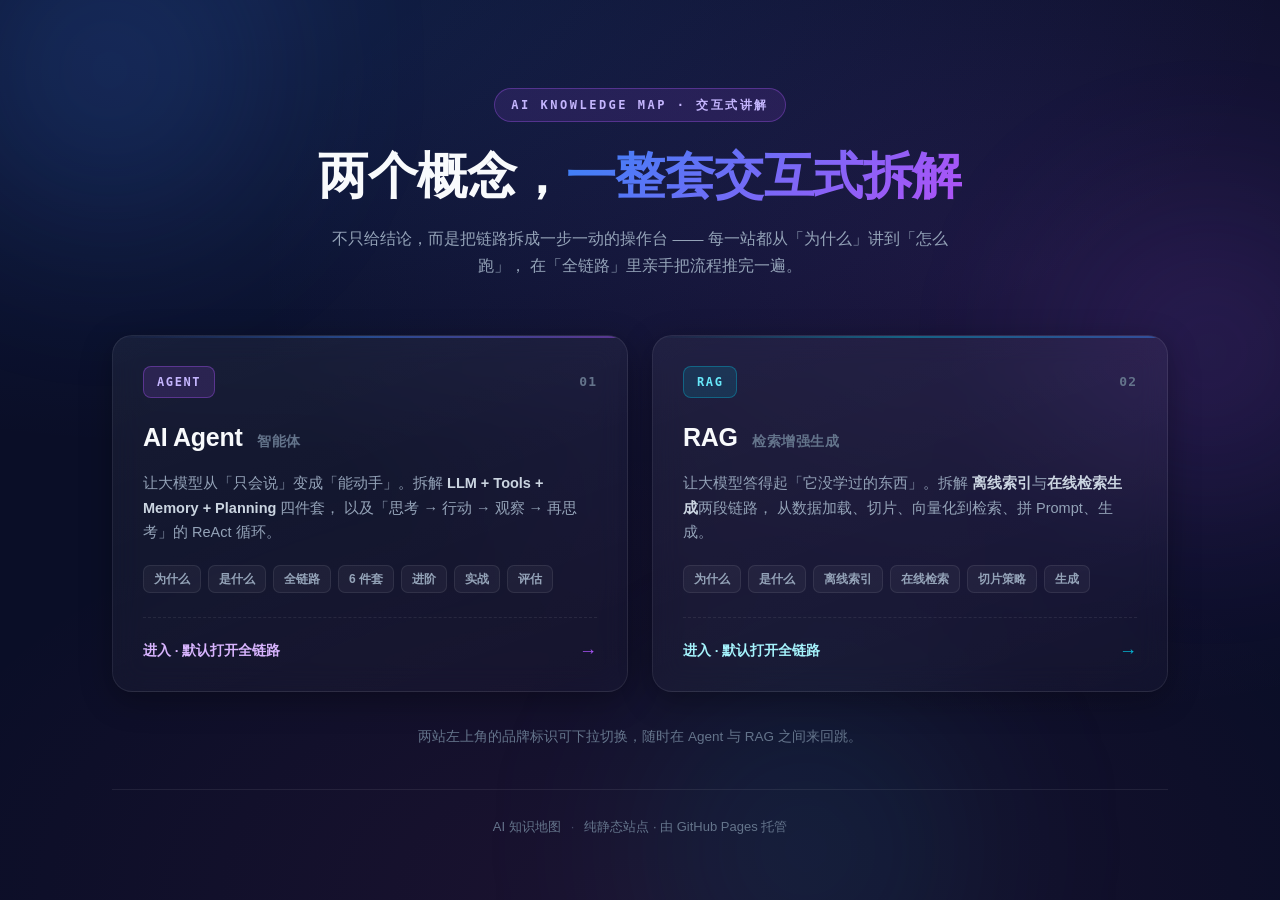
<file: index.html>
<!DOCTYPE html>
<html lang="zh-CN">
<head>
<meta charset="UTF-8">
<meta name="viewport" content="width=device-width, initial-scale=1.0">
<title>AI 知识地图 · Agent 与 RAG 从原理到实践</title>
<meta name="description" content="两套可交互的图文讲解：AI Agent（智能体）与 RAG（检索增强生成），全链路逐步操作演示。">
<link rel="stylesheet" href="styles.css">
</head>
<body>

<div class="lp-orb lp-orb-1"></div>
<div class="lp-orb lp-orb-2"></div>
<div class="lp-orb lp-orb-3"></div>

<main class="lp-wrap">

  <header class="lp-head">
    <div class="lp-tag">AI KNOWLEDGE MAP · 交互式讲解</div>
    <h1 class="lp-title">
      两个概念，<span class="lp-grad">一整套交互式拆解</span>
    </h1>
    <p class="lp-sub">
      不只给结论，而是把链路拆成一步一动的操作台 —— 每一站都从「为什么」讲到「怎么跑」，
      在「全链路」里亲手把流程推完一遍。
    </p>
  </header>

  <section class="lp-grid">

    <a class="lp-card lp-card-agent" href="./agent-explainer/index.html#flow">
      <span class="lp-card-glow"></span>
      <span class="lp-card-topline"></span>
      <div class="lp-card-head">
        <span class="lp-mark lp-mark-agent">AGENT</span>
        <span class="lp-index">01</span>
      </div>
      <h2 class="lp-card-title">AI Agent <span>智能体</span></h2>
      <p class="lp-card-desc">
        让大模型从「只会说」变成「能动手」。拆解
        <strong>LLM + Tools + Memory + Planning</strong> 四件套，
        以及「思考 → 行动 → 观察 → 再思考」的 ReAct 循环。
      </p>
      <div class="lp-chips">
        <span class="lp-chip">为什么</span>
        <span class="lp-chip">是什么</span>
        <span class="lp-chip">全链路</span>
        <span class="lp-chip">6 件套</span>
        <span class="lp-chip">进阶</span>
        <span class="lp-chip">实战</span>
        <span class="lp-chip">评估</span>
      </div>
      <div class="lp-card-foot">
        <span class="lp-enter">进入 · 默认打开全链路</span>
        <span class="lp-arrow">→</span>
      </div>
    </a>

    <a class="lp-card lp-card-rag" href="./rag-explainer/index.html#flow">
      <span class="lp-card-glow"></span>
      <span class="lp-card-topline"></span>
      <div class="lp-card-head">
        <span class="lp-mark lp-mark-rag">RAG</span>
        <span class="lp-index">02</span>
      </div>
      <h2 class="lp-card-title">RAG <span>检索增强生成</span></h2>
      <p class="lp-card-desc">
        让大模型答得起「它没学过的东西」。拆解
        <strong>离线索引</strong>与<strong>在线检索生成</strong>两段链路，
        从数据加载、切片、向量化到检索、拼 Prompt、生成。
      </p>
      <div class="lp-chips">
        <span class="lp-chip">为什么</span>
        <span class="lp-chip">是什么</span>
        <span class="lp-chip">离线索引</span>
        <span class="lp-chip">在线检索</span>
        <span class="lp-chip">切片策略</span>
        <span class="lp-chip">生成</span>
      </div>
      <div class="lp-card-foot">
        <span class="lp-enter">进入 · 默认打开全链路</span>
        <span class="lp-arrow">→</span>
      </div>
    </a>

  </section>

  <p class="lp-hint">
    两站左上角的品牌标识可下拉切换，随时在 Agent 与 RAG 之间来回跳。
  </p>

  <footer class="lp-foot">
    <span>AI 知识地图</span>
    <span class="lp-dot">·</span>
    <span>纯静态站点 · 由 GitHub Pages 托管</span>
  </footer>

</main>

</body>
</html>
</file>
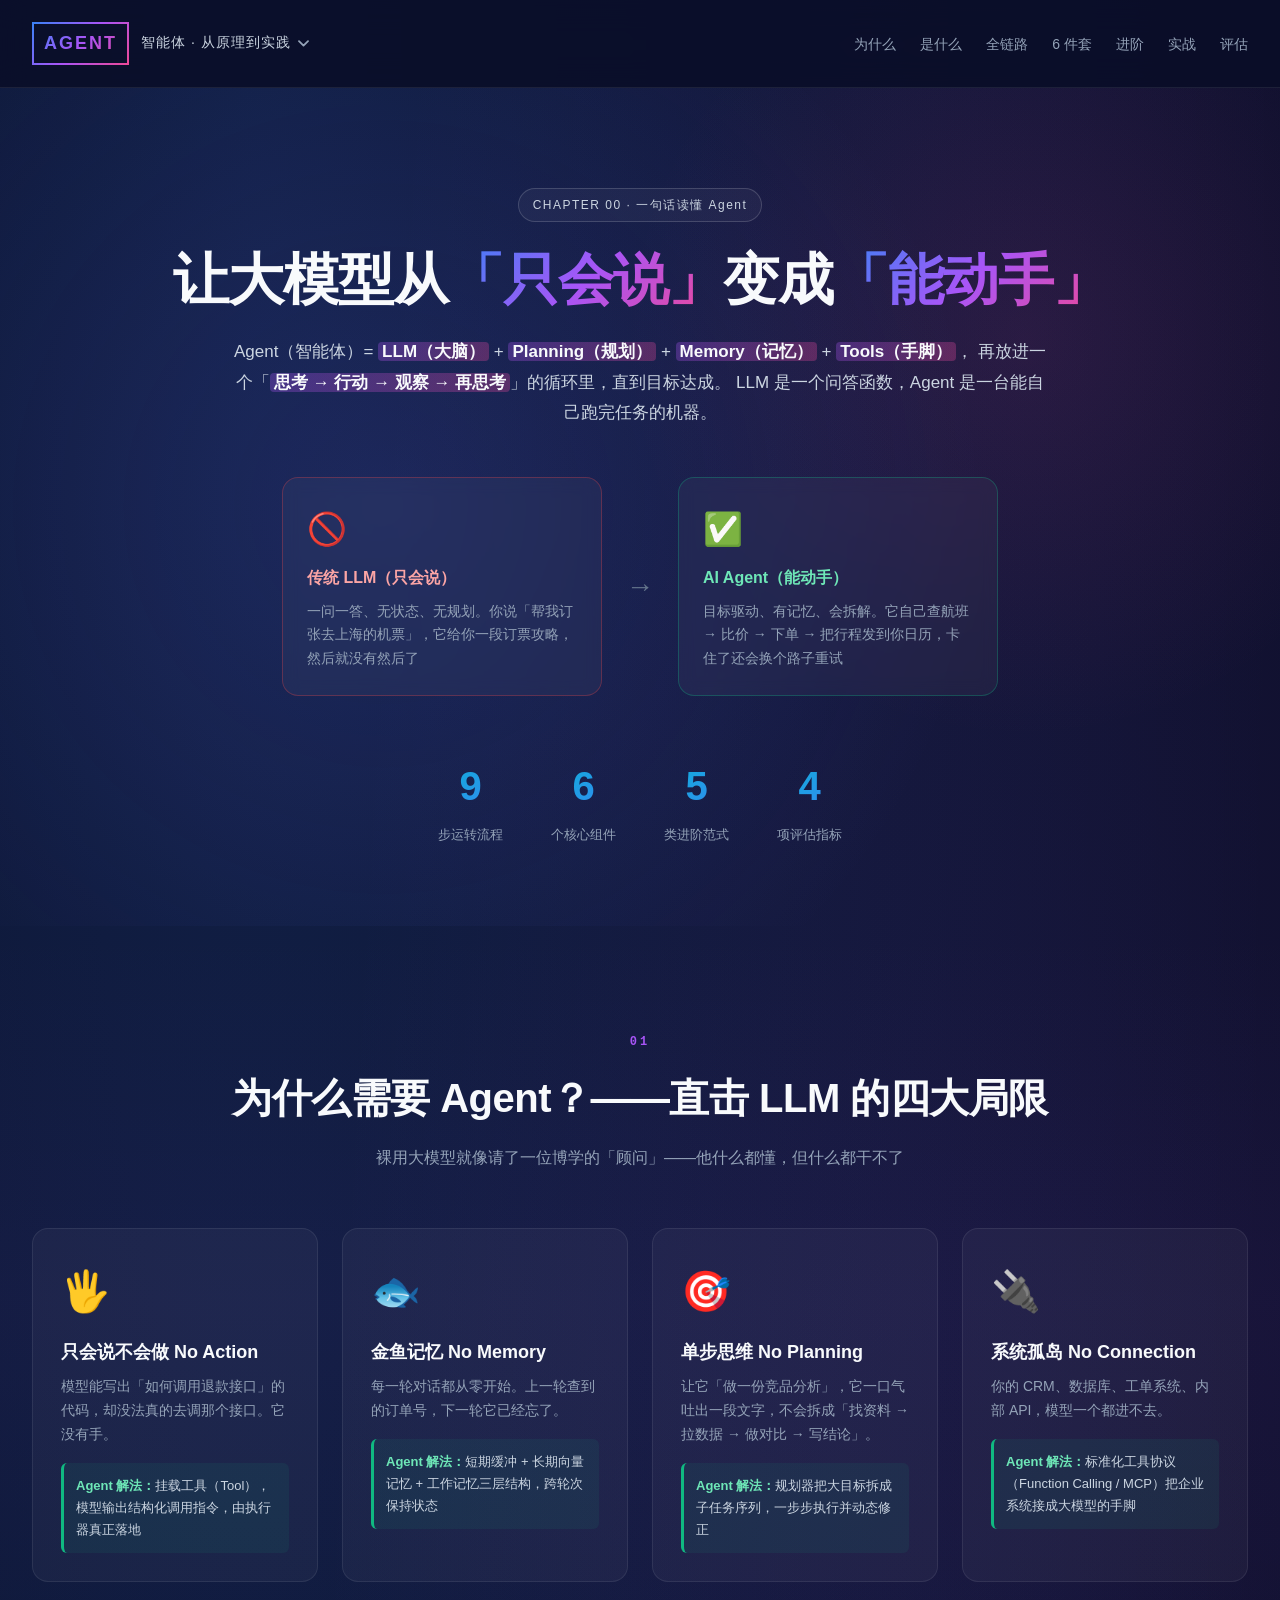
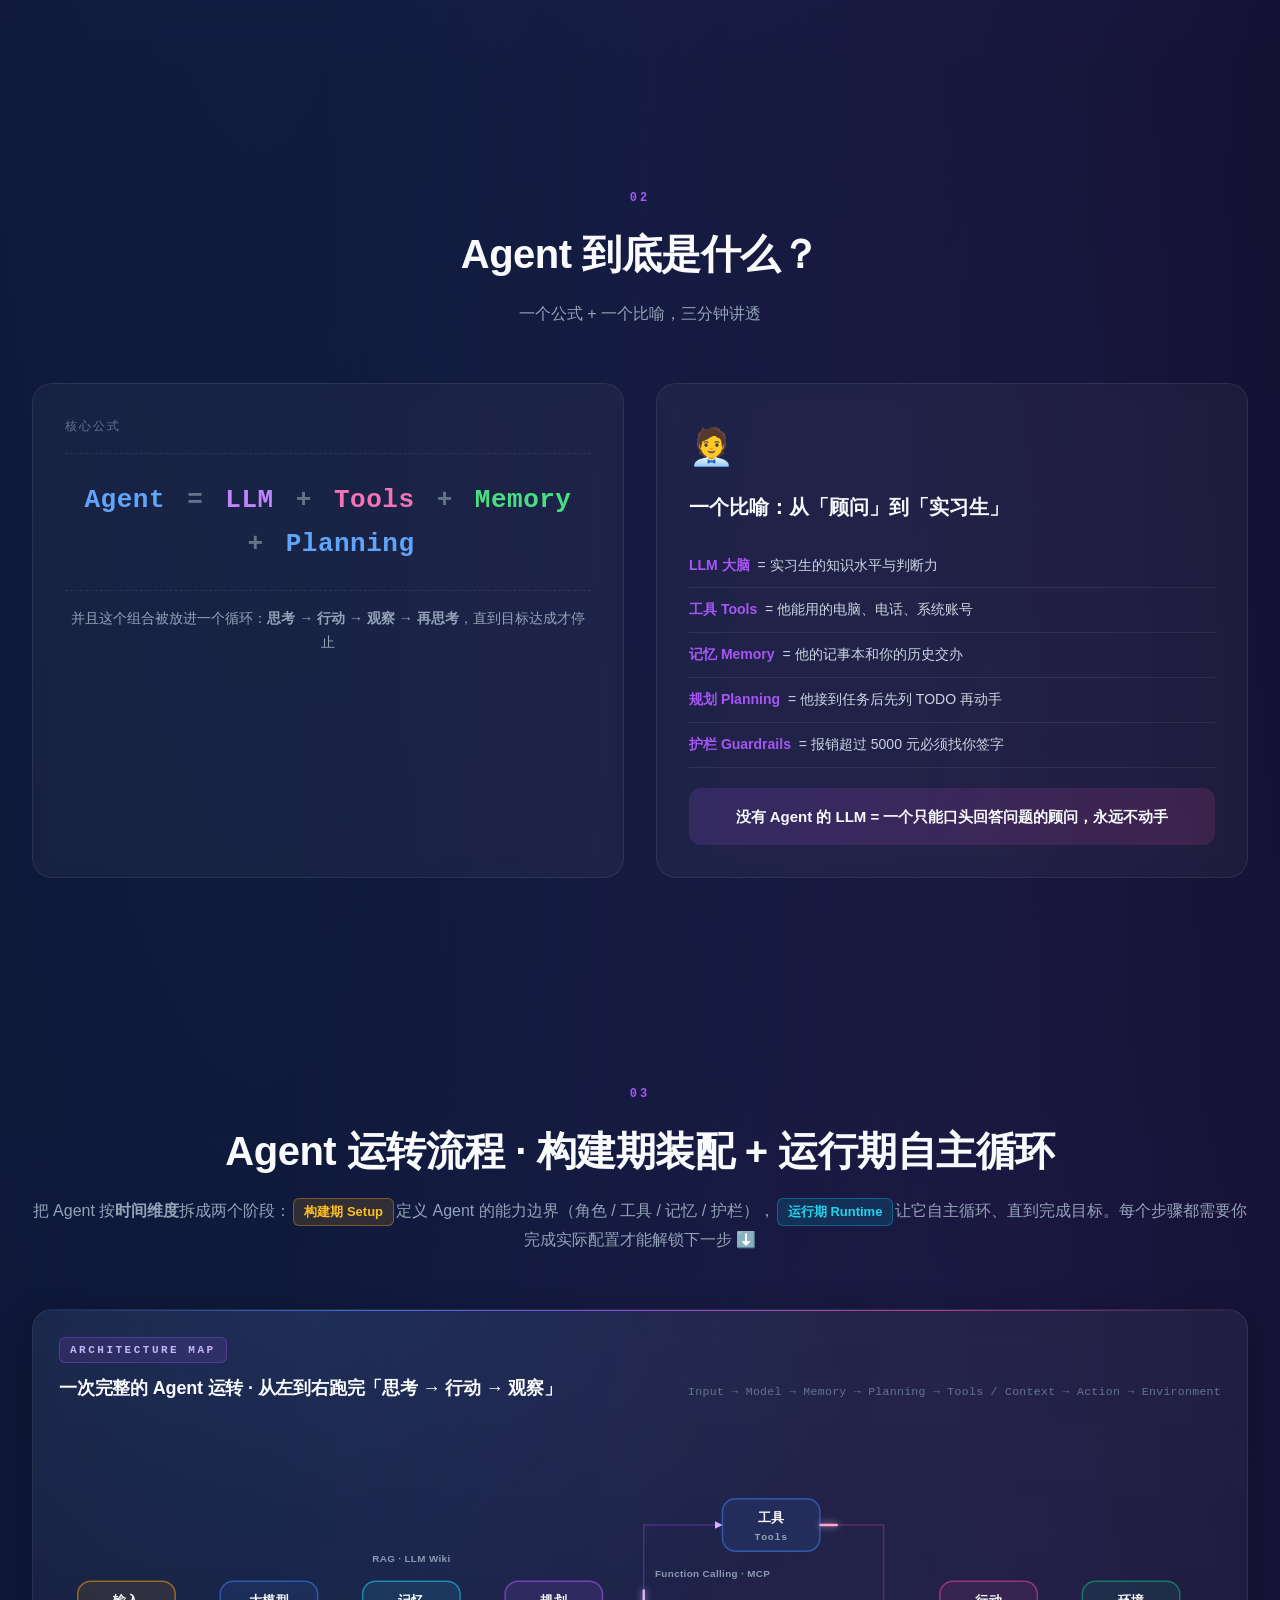
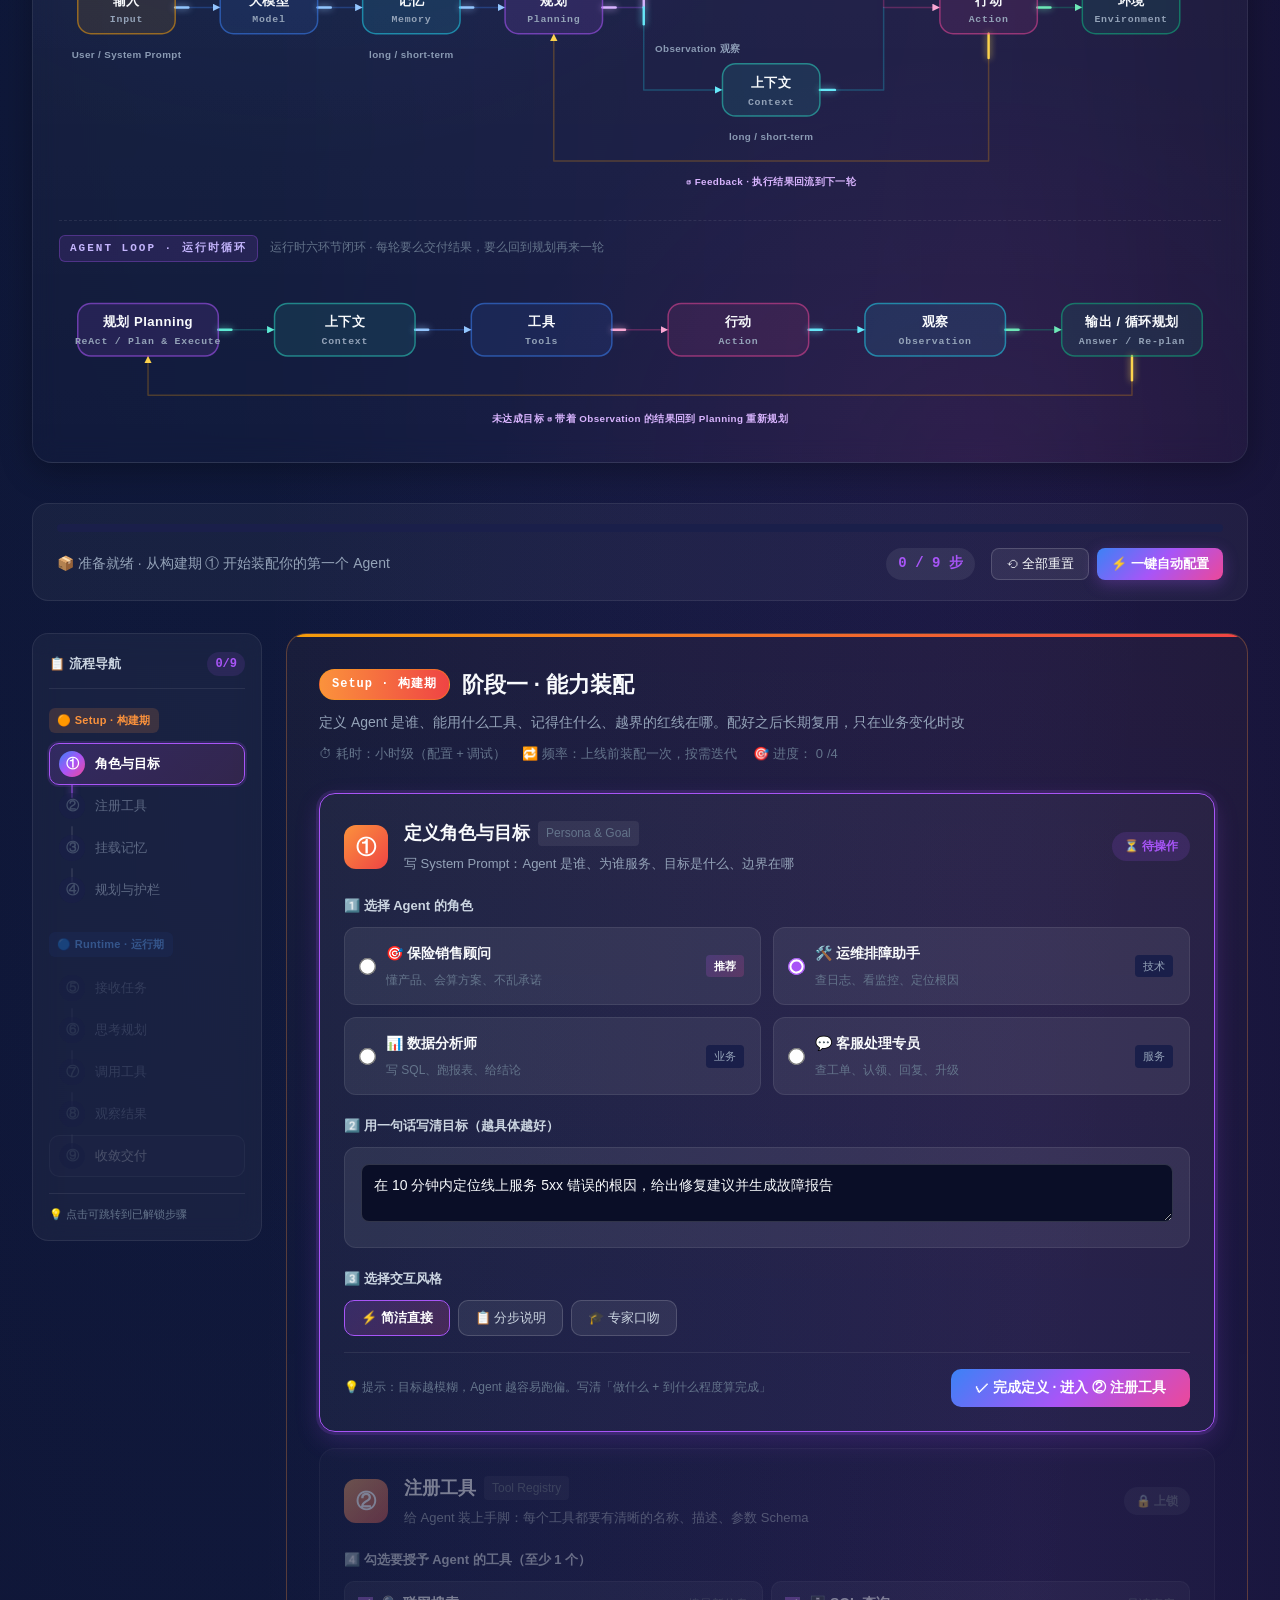
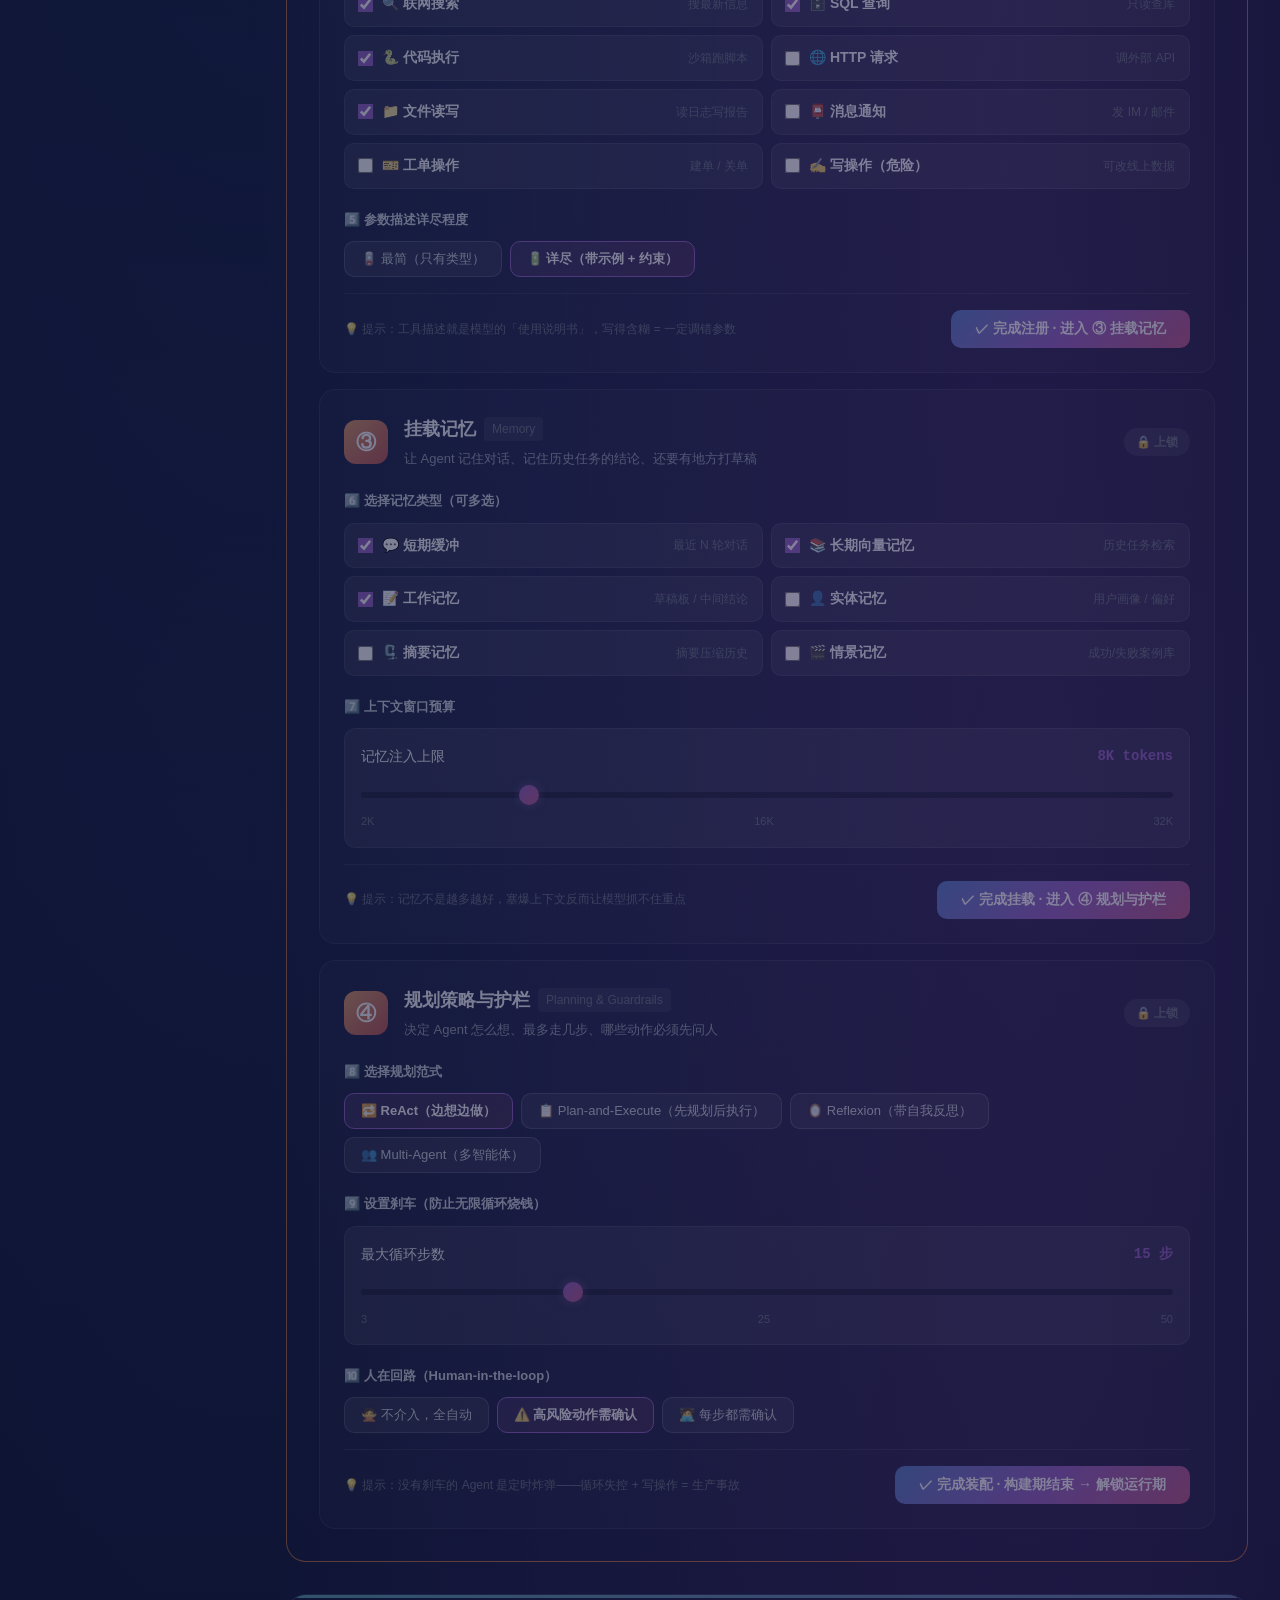
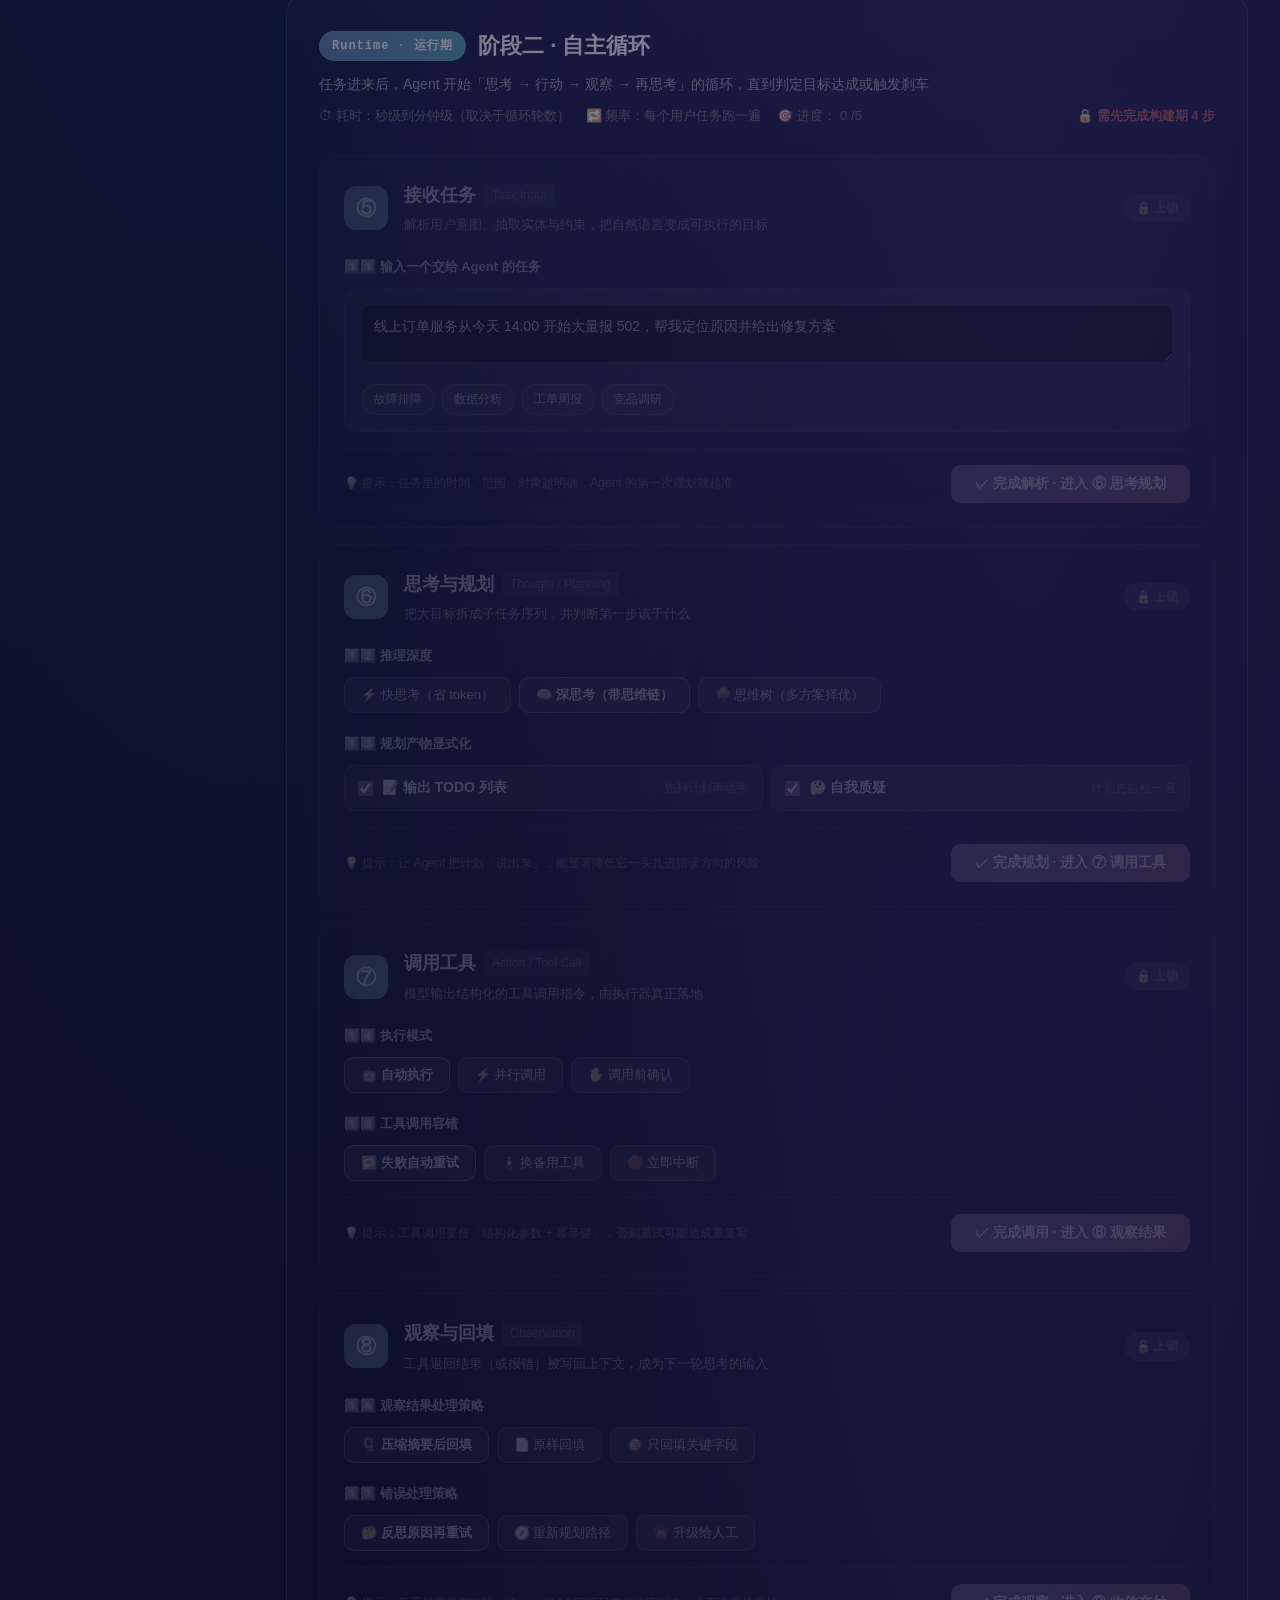
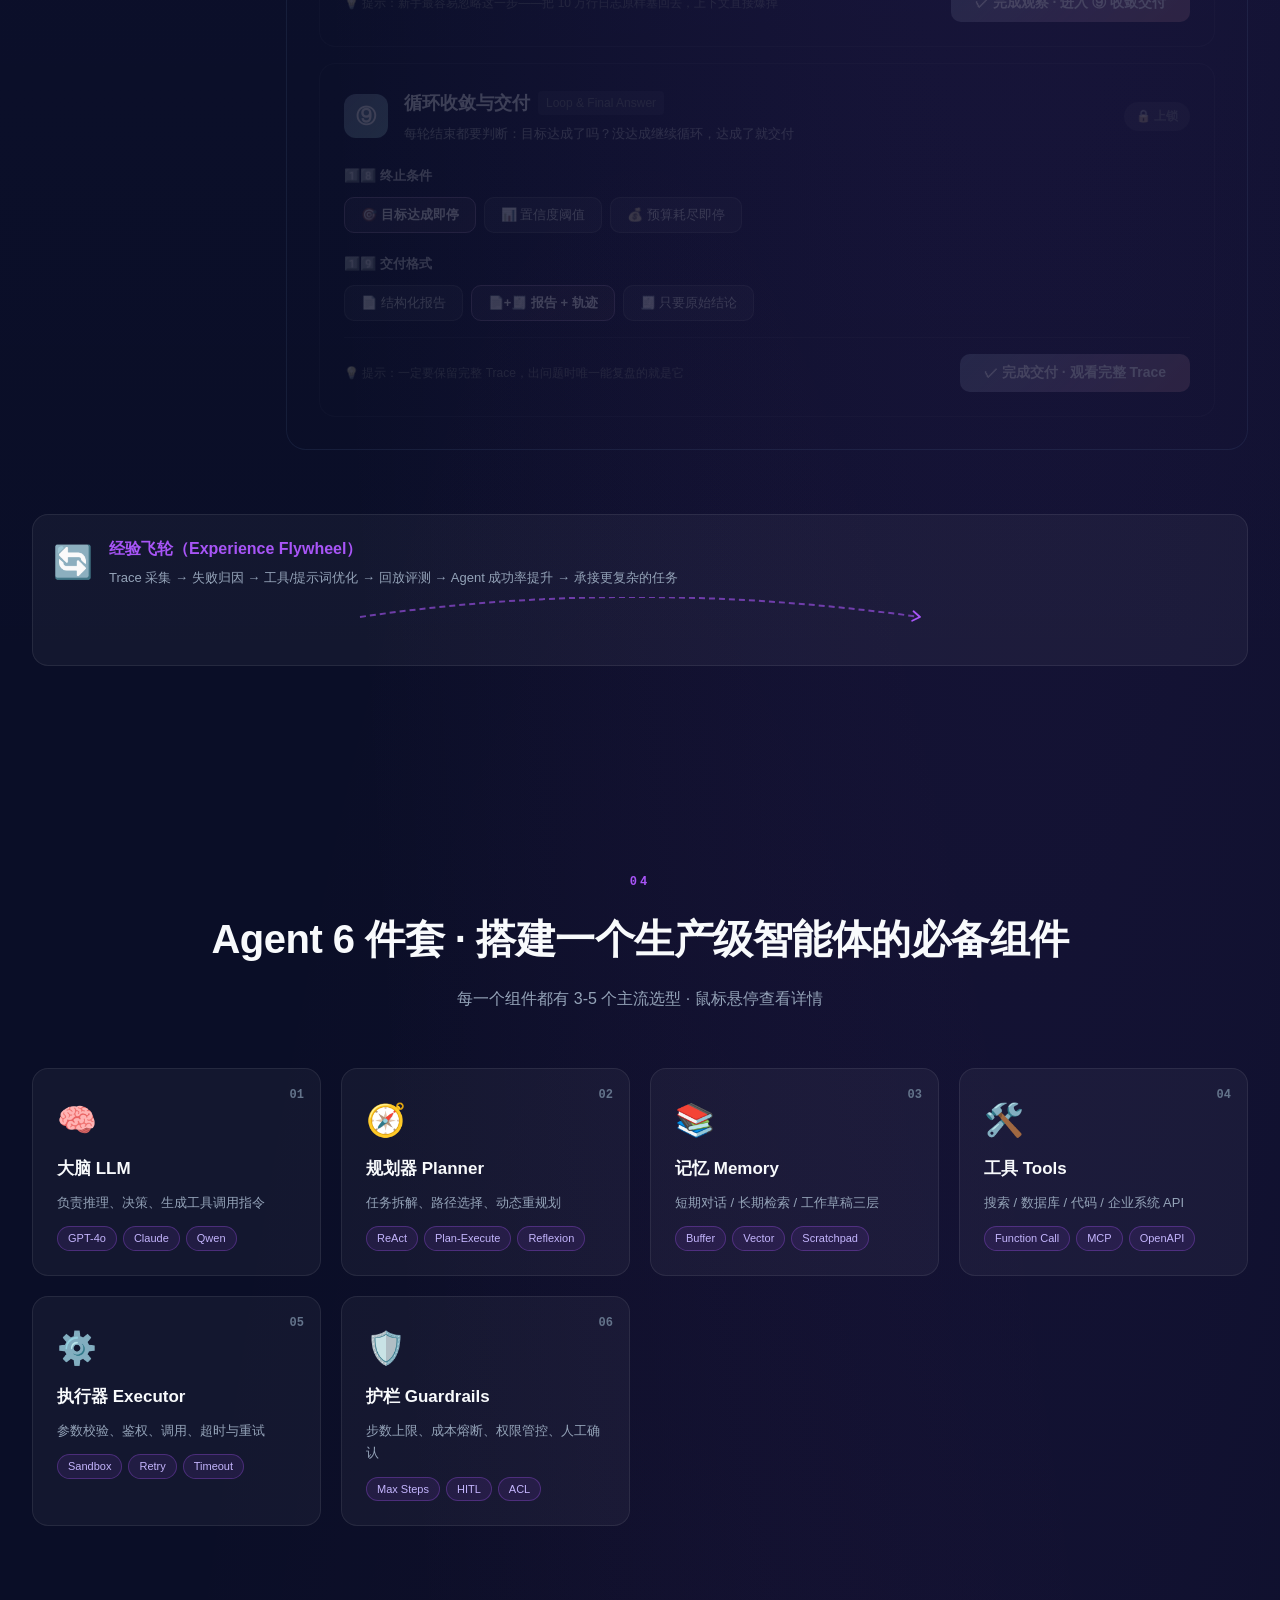
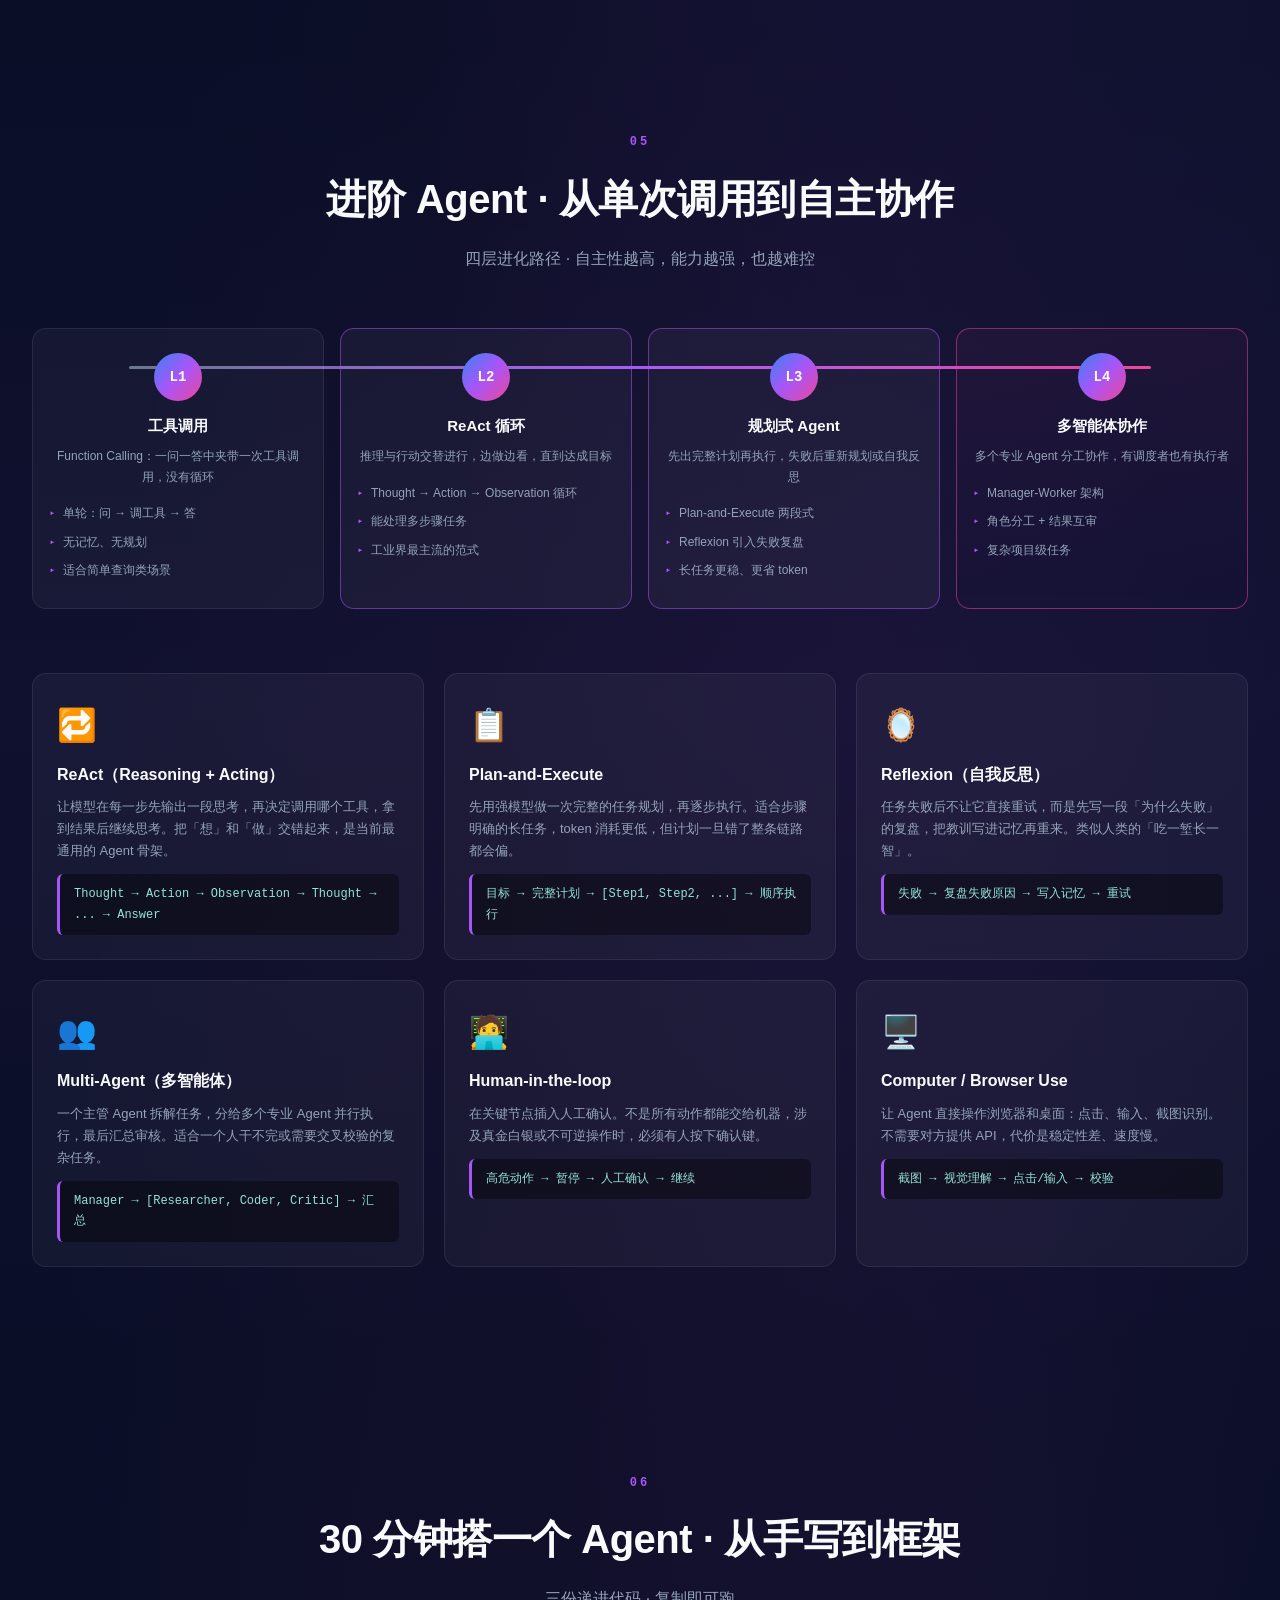
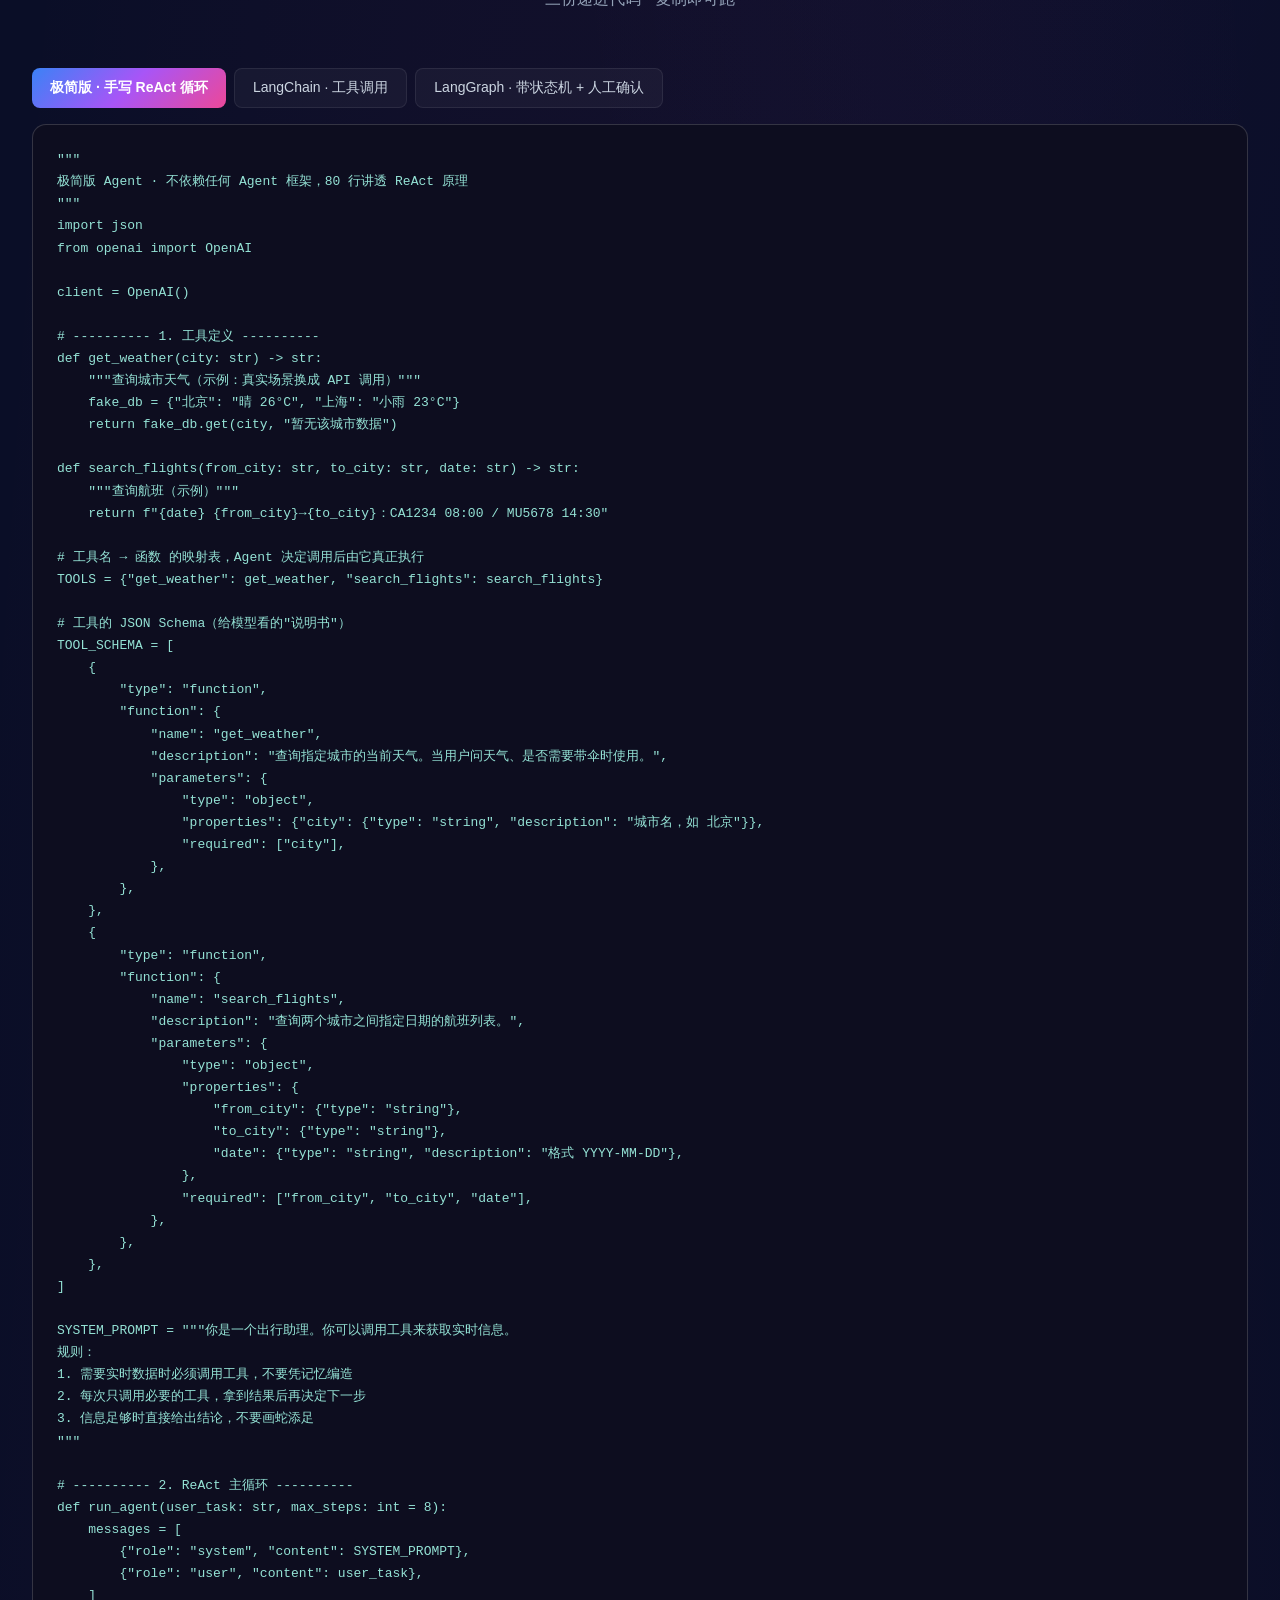
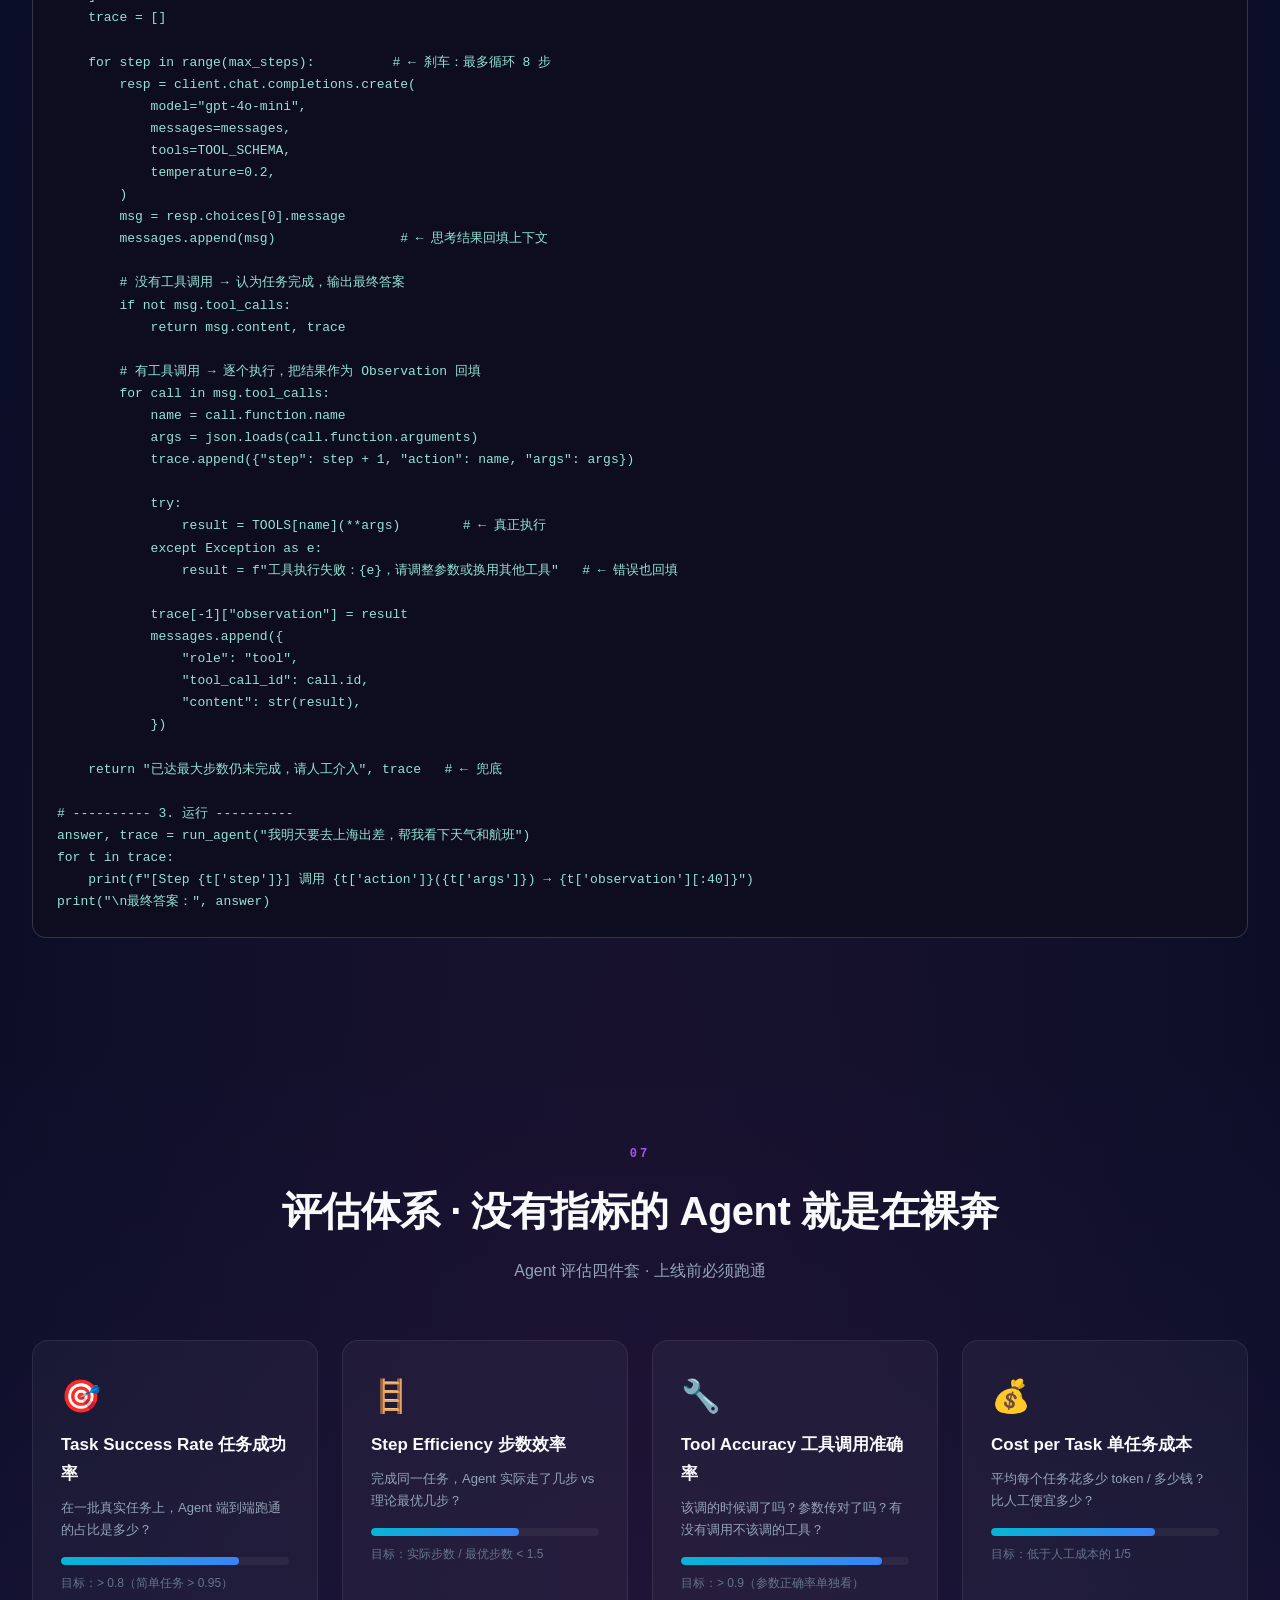
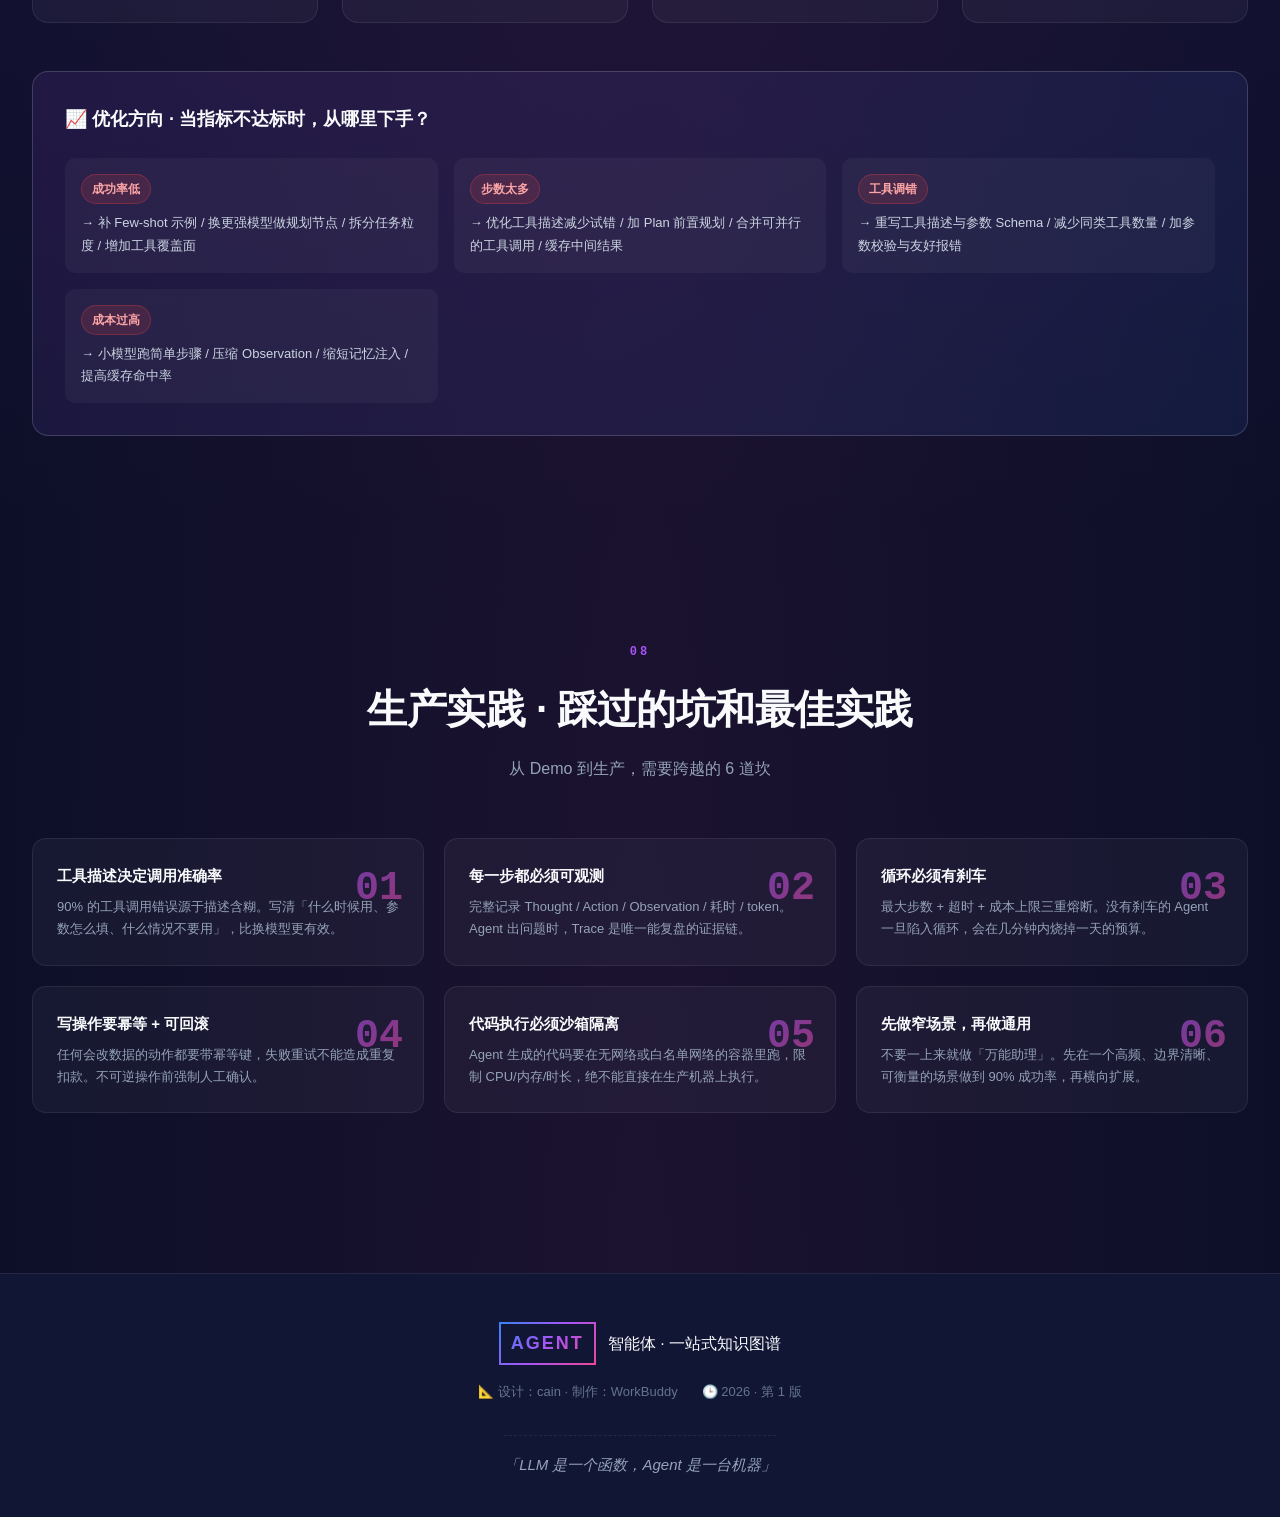
<file: agent-explainer/index.html>
<!DOCTYPE html>
<html lang="zh-CN" data-page-node-id="B4RlFL0jCG2L9PZ9D25BIk">
<head data-page-node-id="8DQ4qLf6CtTTgYnaC9XAyW">
<meta charset="UTF-8" data-page-node-id="BPM3pKGkj0eFD6awnYF7f0">
<meta name="viewport" content="width=device-width, initial-scale=1.0" data-page-node-id="aPKaVuMG84EDTyHGolseKo">
<title>AI Agent · 从原理到实践</title>
<link rel="stylesheet" href="styles.css" data-page-node-id="D9S9ldAfEHeXv6gFwEvyf3">
</head>
<body data-page-node-id="8LysCWx3vBkyFlypEnZeoE">

<!-- 顶部导航 -->
<nav class="nav" data-page-node-id="va7pjfQi22oxyFa9pmOvcZ">
  <div class="nav-inner" data-page-node-id="LTiJpAVgrGEbYKUaBgjddP">
    <div class="site-switch" id="site-switch" role="button" tabindex="0" aria-haspopup="true" aria-expanded="false" aria-label="切换站点" data-page-node-id="siteSw0001">
      <div class="brand" data-page-node-id="TB8ZEGtGdRGc4w7wU1qFCj">
        <span class="brand-mark" data-page-node-id="PQG86RTlfBJHS1ywQ3i2yf">AGENT</span>
        <span class="brand-text" data-page-node-id="ggPzJ42fltFXapuMj4I136">智能体 · 从原理到实践</span>
      </div>
      <span class="brand-caret" aria-hidden="true" data-page-node-id="siteCar0001">
        <svg width="11" height="7" viewBox="0 0 11 7" data-page-node-id="siteCar0002"><path d="M1 1.2 L5.5 5.6 L10 1.2" fill="none" stroke="currentColor" stroke-width="1.8" stroke-linecap="round" stroke-linejoin="round" /></svg>
      </span>

      <div class="brand-menu" role="menu" data-page-node-id="siteMenu001">
        <div class="brand-menu-label" data-page-node-id="siteMenuL001">切换站点</div>
        <div class="brand-menu-item is-current" role="menuitem" tabindex="0" data-goto="agent" data-page-node-id="siteItem001">
          <span class="bm-mark" data-page-node-id="siteItemM001">AGENT</span>
          <span class="bm-body" data-page-node-id="siteItemB001">
            <span class="bm-name" data-page-node-id="siteItemN001">智能体 · 从原理到实践</span>
            <span class="bm-sub" data-page-node-id="siteItemS001">LLM + Tools + Memory + Planning</span>
          </span>
          <span class="bm-badge" data-page-node-id="siteItemG001">当前</span>
        </div>
        <div class="brand-menu-item" role="menuitem" tabindex="0" data-goto="rag" data-page-node-id="siteItem002">
          <span class="bm-mark" data-page-node-id="siteItemM002">RAG</span>
          <span class="bm-body" data-page-node-id="siteItemB002">
            <span class="bm-name" data-page-node-id="siteItemN002">检索增强生成 · 知识图谱</span>
            <span class="bm-sub" data-page-node-id="siteItemS002">离线索引 + 在线检索生成</span>
          </span>
          <span class="bm-arrow" data-page-node-id="siteItemA002">↗</span>
        </div>
      </div>
    </div>
    <ul class="nav-links" data-page-node-id="c0NDFWIPsPHFSuPyQNx0AS">
      <li data-page-node-id="G0PQNVxg7yHKiuvuYDp3Xh"><a href="#why" data-page-node-id="LlS5EOtgCRrfIf9MWnxuLi">为什么</a></li>
      <li data-page-node-id="FM9jpBUCRXou8fSZvHDVj5"><a href="#what" data-page-node-id="flBPcGT2pGsbcV8cX3D4l1">是什么</a></li>
      <li data-page-node-id="cDuBgpu8127HvjBIbBUJnk"><a href="#flow" data-page-node-id="eabYL7yF8X0gMDYERzGEO6">全链路</a></li>
      <li data-page-node-id="KIicGCQPCQLdtXCEnXKQhB"><a href="#components" data-page-node-id="Rbm2dVMBe9vWhTkNuMwCIV">6 件套</a></li>
      <li data-page-node-id="NcJUSRtTRteMHl2CDCVby4"><a href="#advanced" data-page-node-id="2HlHJcbTlqCfYVN7KCAkbC">进阶</a></li>
      <li data-page-node-id="eLF81yMMNczsjgCb9uVBJH"><a href="#code" data-page-node-id="ACeBkIxE66kZkR5b7kqqXt">实战</a></li>
      <li data-page-node-id="N4MKrf8DuCjzCkvqr3Wbos"><a href="#eval" data-page-node-id="q0ishSmEAjY4x9nHS9ZtUe">评估</a></li>
    </ul>
  </div>
</nav>

<!-- Hero -->
<header class="hero" data-page-node-id="KPmlTRSPZyWM3JXQHePJ46">
  <div class="hero-bg" data-page-node-id="CmwcEM8kM7R77O1DDg5xxh"></div>
  <div class="hero-content" data-page-node-id="ntYaTLgn7MFDUPYamP9WCK">
    <div class="hero-tag" data-page-node-id="vp8Dgitn6dHniWPugwgpX7">CHAPTER 00 · 一句话读懂 Agent</div>
    <h1 class="hero-title" data-page-node-id="BzvLax4FPyMtv8iAjKsq9r">
      让大模型从<span class="grad-text" data-page-node-id="4qMWYYN14HB4NQj4gx1z4O">「只会说」</span>变成<span class="grad-text" data-page-node-id="1PqeIJxE2yfFpCkDV6LXuN">「能动手」</span>
    </h1>
    <p class="hero-sub" data-page-node-id="2HbeDRXDuzjaLIV7KS99ZC">
      Agent（智能体）= <strong data-page-node-id="jUakAbaTxWWaPT3fcZDYr4">LLM（大脑）</strong> + <strong data-page-node-id="Oc6v62XsQJPOgTUfkOKFdR">Planning（规划）</strong> + <strong data-page-node-id="KMRHNPcP5cn9FHYds39GZD">Memory（记忆）</strong> + <strong data-page-node-id="KKftK16DkHnMVwPno1XFjw">Tools（手脚）</strong>，
      再放进一个「<strong data-page-node-id="TMk2HkjHrpR6nvqU3RF35n">思考 → 行动 → 观察 → 再思考</strong>」的循环里，直到目标达成。
      LLM 是一个问答函数，Agent 是一台能自己跑完任务的机器。
    </p>
    <div class="hero-compare" data-page-node-id="DjkxTD9TDzVI9GDfEnLwgD">
      <div class="compare-card bad" data-page-node-id="Ttre0Xfvhm5sb5JvNFEcgz">
        <div class="compare-icon" data-page-node-id="4GDyS8FmcwZsKaMNTej1pU">🚫</div>
        <div class="compare-title" data-page-node-id="B0uBhDGGjTqBqrNecCuoFw">传统 LLM（只会说）</div>
        <div class="compare-desc" data-page-node-id="pYpoHajEvn6rUFxJ2xL4Uh">一问一答、无状态、无规划。你说「帮我订张去上海的机票」，它给你一段订票攻略，然后就没有然后了</div>
      </div>
      <div class="compare-arrow" data-page-node-id="eZpSBCePf09vFfk5a3YINl">→</div>
      <div class="compare-card good" data-page-node-id="DCUCysNOp3jFO93uEUPGGA">
        <div class="compare-icon" data-page-node-id="9ZhizecwPAzz1D0YtY3qTK">✅</div>
        <div class="compare-title" data-page-node-id="3WobnaumsIG3P7aAbpOfZN">AI Agent（能动手）</div>
        <div class="compare-desc" data-page-node-id="5kjAYqI4A9FwA4rwgvaLTP">目标驱动、有记忆、会拆解。它自己查航班 → 比价 → 下单 → 把行程发到你日历，卡住了还会换个路子重试</div>
      </div>
    </div>
    <div class="hero-stat" data-page-node-id="U5Gqa3yEOBSrhAFK81itay">
      <div class="stat-item" data-page-node-id="DRJeEVdXR1DGeADXgnVHOw"><div class="stat-num" data-page-node-id="O2rFOifWFEKCJcyMnoaOcf">9</div><div class="stat-label" data-page-node-id="aQY0Qm4zCRBHVWM2faOWTC">步运转流程</div></div>
      <div class="stat-item" data-page-node-id="qxC6ofVdCm0KCXjAhd68ov"><div class="stat-num" data-page-node-id="aqUpYwB3oGSz5cD7mexXlI">6</div><div class="stat-label" data-page-node-id="7UFyKeyTl31rCA0WKi06VF">个核心组件</div></div>
      <div class="stat-item" data-page-node-id="uh8GzY1MswvrmsItFYviTJ"><div class="stat-num" data-page-node-id="rVmAOP4DiXpXtPe7XgXLm3">5</div><div class="stat-label" data-page-node-id="8NtD3WE2i0377UJAfwarI7">类进阶范式</div></div>
      <div class="stat-item" data-page-node-id="yJM7bRBVSVcNjWmYOGYEWK"><div class="stat-num" data-page-node-id="bjBb6vimPXNa6TsFpJj3nH">4</div><div class="stat-label" data-page-node-id="mRNfZ2AFKzRkm6W2oBHcIO">项评估指标</div></div>
    </div>
  </div>
</header>

<!-- 一、为什么需要 Agent -->
<section id="why" class="section section-alt" data-page-node-id="nbSqWxfgG3NM18CGH6jLFy">
  <div class="section-head" data-page-node-id="QmID0CBV11Z5pEHf9YypEW">
    <span class="section-num" data-page-node-id="WNGagPs7C30iHOVRKdDiGR">01</span>
    <h2 data-page-node-id="fGkAHvf13b1X1iMLHWLcdt">为什么需要 Agent？——直击 LLM 的四大局限</h2>
    <p data-page-node-id="jnH9N9A8DUhEouD0etCZlG">裸用大模型就像请了一位博学的「顾问」——他什么都懂，但什么都干不了</p>
  </div>
  <div class="pain-grid" data-page-node-id="O8PSjjZsQBbKPzME5ROJR1">
    <div class="pain-card" data-page-node-id="Go2eCGS4kMRrnG6ziWaCdT">
      <div class="pain-emoji" data-page-node-id="PsfuGBqv9TbE7J7KcybQJ5">🖐️</div>
      <h3 data-page-node-id="w8PkiTkDh0vhjslOvKPL7s">只会说不会做 No Action</h3>
      <p data-page-node-id="HGuTX1rcWsHi8vVpGnDahZ">模型能写出「如何调用退款接口」的代码，却没法真的去调那个接口。它没有手。</p>
      <div class="pain-fix" data-page-node-id="x3Fg0mwj9ZEabtLQryko02"><strong data-page-node-id="vg5yw5L8uUT4ZJ9cyEbhio">Agent 解法：</strong>挂载工具（Tool），模型输出结构化调用指令，由执行器真正落地</div>
    </div>
    <div class="pain-card" data-page-node-id="OsMx0uTlZhEI9F1EUTeJ8M">
      <div class="pain-emoji" data-page-node-id="lEyKldSugAUmA0911OCwpc">🐟</div>
      <h3 data-page-node-id="9nw8fYWsC2ZLFbjk6iKEav">金鱼记忆 No Memory</h3>
      <p data-page-node-id="25ejpd7bhPCzmyD791bizg">每一轮对话都从零开始。上一轮查到的订单号，下一轮它已经忘了。</p>
      <div class="pain-fix" data-page-node-id="THM0bZ8VVSMQCnmmay40ui"><strong data-page-node-id="MeIQR3jWiWwzmlpf42hlBW">Agent 解法：</strong>短期缓冲 + 长期向量记忆 + 工作记忆三层结构，跨轮次保持状态</div>
    </div>
    <div class="pain-card" data-page-node-id="ZNalTzU4TSzqusMzqcr6Pf">
      <div class="pain-emoji" data-page-node-id="ZWZ6eDfNSwUivKiMaLoqJu">🎯</div>
      <h3 data-page-node-id="5Smb6JFrPsDWywHVJRL1c9">单步思维 No Planning</h3>
      <p data-page-node-id="aEmbaty0UkaQEKLOkI6EDq">让它「做一份竞品分析」，它一口气吐出一段文字，不会拆成「找资料 → 拉数据 → 做对比 → 写结论」。</p>
      <div class="pain-fix" data-page-node-id="TVsh6KH8ZsDNocYwacS3Lm"><strong data-page-node-id="Vz3ApCyMlxIDSyRTJSmNHp">Agent 解法：</strong>规划器把大目标拆成子任务序列，一步步执行并动态修正</div>
    </div>
    <div class="pain-card" data-page-node-id="WG7l1FkDJpEP32Gcbms3Fe">
      <div class="pain-emoji" data-page-node-id="evhylIb8OLfHFkZ7969Ita">🔌</div>
      <h3 data-page-node-id="DACAiX8A7ULTMuxMwDGXJM">系统孤岛 No Connection</h3>
      <p data-page-node-id="FMAvEdPsujkD1FYoo08gp4">你的 CRM、数据库、工单系统、内部 API，模型一个都进不去。</p>
      <div class="pain-fix" data-page-node-id="WxZFpzLYMBkMZREs00JaxW"><strong data-page-node-id="CMRRmgsAQWhQEKsqjQczyR">Agent 解法：</strong>标准化工具协议（Function Calling / MCP）把企业系统接成大模型的手脚</div>
    </div>
  </div>
</section>

<!-- 二、Agent 是什么 -->
<section id="what" class="section" data-page-node-id="hjMZlmN9Je0KtMGAAw5TTN">
  <div class="section-head" data-page-node-id="ntcJzF6rGV3UDvIeLNnt01">
    <span class="section-num" data-page-node-id="XnML5w8YlDJacNbaVTSogm">02</span>
    <h2 data-page-node-id="NOPPGJEt6vYXBVcbEMfU0b">Agent 到底是什么？</h2>
    <p data-page-node-id="JCpiuJfnJcw2irNLHuWMqK">一个公式 + 一个比喻，三分钟讲透</p>
  </div>
  <div class="what-grid" data-page-node-id="CN7CRlYxr094atXDrjkXsL">
    <div class="formula-card" data-page-node-id="wEFjFvW53OAvjaP98fyDID">
      <div class="formula-label" data-page-node-id="6yhs0QcAhMgo2iWsa7l2Un">核心公式</div>
      <div class="formula" data-page-node-id="OnyOIniFbP31OxFDJaTYXH">
        <span class="f-blue" data-page-node-id="qn1hzHYs6FL3LtXOWgbhnm">Agent</span>
        <span class="f-op" data-page-node-id="oNEGbiEfYCgFjAo5uuPPGA">=</span>
        <span class="f-purple" data-page-node-id="wSCLCe4OBvedCzv7vQKXBo">LLM</span>
        <span class="f-op" data-page-node-id="MExA2V6Apoi7fCBijDEYVg">+</span>
        <span class="f-pink" data-page-node-id="HsjpDHxuUUG4g3VMbN5AEb">Tools</span>
        <span class="f-op" data-page-node-id="Gw4D3OOlZaG5HemGelzFGb">+</span>
        <span class="f-green" data-page-node-id="O4myYIByPGpWGbkgbOlesk">Memory</span>
        <span class="f-op" data-page-node-id="DaGHg9rxdkvy65KClMUhf2">+</span>
        <span class="f-blue" data-page-node-id="VNG37KuDGGxFhsjghTg2zK">Planning</span>
      </div>
      <p class="formula-note" data-page-node-id="9HFPHEpWFrFQrAnj5pDv6B">并且这个组合被放进一个循环：<strong data-page-node-id="w2wko4iYceVM5bISPTPfAz">思考 → 行动 → 观察 → 再思考</strong>，直到目标达成才停止</p>
    </div>
    <div class="metaphor-card" data-page-node-id="7yPuOVdc2tRlN67EbnTcE3">
      <div class="metaphor-icon" data-page-node-id="DnDLcbFA3fq1hx8e1rMCNw">🧑‍💼</div>
      <h3 data-page-node-id="uPEYK8lTJVaOSEhuDqFyMO">一个比喻：从「顾问」到「实习生」</h3>
      <ul class="metaphor-list" data-page-node-id="4qxuGyPM8jRs8kmpNEZfi7">
        <li data-page-node-id="ge3TN4qpvgIbiJhvG5B3aU"><strong data-page-node-id="VdGI9w4PHvxepvAckW8GpJ">LLM 大脑</strong> = 实习生的知识水平与判断力</li>
        <li data-page-node-id="0EiDcXHCPMHnjyTnFjqK5j"><strong data-page-node-id="NLdRjLEUlbI8EUOEudQ6Ow">工具 Tools</strong> = 他能用的电脑、电话、系统账号</li>
        <li data-page-node-id="2OuDqmG11Kx54MpSAEasqz"><strong data-page-node-id="EcOBfA9GOZ1FrEru59ZPqy">记忆 Memory</strong> = 他的记事本和你的历史交办</li>
        <li data-page-node-id="YiKT3TmMZYNHfY0euZC4Wo"><strong data-page-node-id="iXSerZ9ATOK5Fj0pL42RKU">规划 Planning</strong> = 他接到任务后先列 TODO 再动手</li>
        <li data-page-node-id="GXA0ADzau4hNjZTlwoWifp"><strong data-page-node-id="mUWUrjayUBLpWyO0P4tqnT">护栏 Guardrails</strong> = 报销超过 5000 元必须找你签字</li>
      </ul>
      <div class="metaphor-punchline" data-page-node-id="aac8RHOMhMmbVNOapZpJEx">没有 Agent 的 LLM = 一个只能口头回答问题的顾问，永远不动手</div>
    </div>
  </div>
</section>

<!-- 三、Agent 运转流程（构建期 + 运行期 · 逐步操作交互） -->
<section id="flow" class="section flow-section" data-page-node-id="ePtxzV34UdUWFNFILAPPg5">
  <div class="section-head" data-page-node-id="KphtAGE9IGBBjhkGV6sfQv">
    <span class="section-num" data-page-node-id="LzPR06PAGOfxLL4hOTW3WS">03</span>
    <h2 data-page-node-id="B1YlVnZMIeskM2e2lcNIEW">Agent 运转流程 · 构建期装配 + 运行期自主循环</h2>
    <p data-page-node-id="09Zga9IFx6kJkybVKCJtwe">把 Agent 按<strong data-page-node-id="PDMDO2PjjkFR019DCAEMDy">时间维度</strong>拆成两个阶段：<span class="offline-tag" data-page-node-id="jN3QaccmjT40G03yWEDQLz">构建期 Setup</span>定义 Agent 的能力边界（角色 / 工具 / 记忆 / 护栏），<span class="online-tag" data-page-node-id="CpC3FZQ0Q1MIDAzCimiDVI">运行期 Runtime</span>让它自主循环、直到完成目标。每个步骤都需要你完成实际配置才能解锁下一步 ⬇️</p>
  </div>

  <!-- ===== Agent 通用架构图（横向 · 流动动效） ===== -->
  <div class="flowmap-card" data-page-node-id="fmpCard0001">
    <div class="flowmap-head" data-page-node-id="fmpHead0001">
      <div data-page-node-id="fmpHeadL001">
        <span class="flowmap-badge" data-page-node-id="fmpBadge001">ARCHITECTURE MAP</span>
        <h3 class="flowmap-title" data-page-node-id="fmpTitle001">一次完整的 Agent 运转 · 从左到右跑完「思考 → 行动 → 观察」</h3>
      </div>
      <span class="flowmap-hint" data-page-node-id="fmpHint0001">Input → Model → Memory → Planning → Tools / Context → Action → Environment</span>
    </div>

    <div class="flowmap-canvas" data-page-node-id="fmpCanvas01">
      <svg class="flowmap-svg" viewBox="0 0 1240 412" role="img" aria-label="Agent 通用架构横向流程图" xmlns="http://www.w3.org/2000/svg" data-page-node-id="fmpSvg0001">
        <defs data-page-node-id="fmpDefs0001">
          <marker id="fmArrowBlue" viewBox="0 0 10 10" refX="10" refY="5" markerWidth="5" markerHeight="5" orient="auto"><path d="M0,0 L10,5 L0,10 Z" fill="#93c5fd" /></marker>
          <marker id="fmArrowPurple" viewBox="0 0 10 10" refX="10" refY="5" markerWidth="5" markerHeight="5" orient="auto"><path d="M0,0 L10,5 L0,10 Z" fill="#d8b4fe" /></marker>
          <marker id="fmArrowCyan" viewBox="0 0 10 10" refX="10" refY="5" markerWidth="5" markerHeight="5" orient="auto"><path d="M0,0 L10,5 L0,10 Z" fill="#67e8f9" /></marker>
          <marker id="fmArrowPink" viewBox="0 0 10 10" refX="10" refY="5" markerWidth="5" markerHeight="5" orient="auto"><path d="M0,0 L10,5 L0,10 Z" fill="#f9a8d4" /></marker>
          <marker id="fmArrowGreen" viewBox="0 0 10 10" refX="10" refY="5" markerWidth="5" markerHeight="5" orient="auto"><path d="M0,0 L10,5 L0,10 Z" fill="#6ee7b7" /></marker>
          <marker id="fmArrowAmber" viewBox="0 0 10 10" refX="10" refY="5" markerWidth="5" markerHeight="5" orient="auto"><path d="M0,0 L10,5 L0,10 Z" fill="#fcd34d" /></marker>
        </defs>

        <!-- 连线 · 静态底 -->
        <g data-page-node-id="fmpLines001">
          <path class="fm-line fm-line-blue" d="M124,200 H172" marker-end="url(#fmArrowBlue)" data-page-node-id="fmLn01" />
          <path class="fm-line fm-line-blue" d="M276,200 H324" marker-end="url(#fmArrowBlue)" data-page-node-id="fmLn02" />
          <path class="fm-line fm-line-blue" d="M428,200 H476" marker-end="url(#fmArrowBlue)" data-page-node-id="fmLn03" />
          <path class="fm-line fm-line-purple" d="M580,200 H624" data-page-node-id="fmLn04" />
          <path class="fm-line fm-line-purple" d="M624,200 V112 H708" marker-end="url(#fmArrowPurple)" data-page-node-id="fmLn05" />
          <path class="fm-line fm-line-cyan" d="M624,200 V288 H708" marker-end="url(#fmArrowCyan)" data-page-node-id="fmLn06" />
          <path class="fm-line fm-line-pink" d="M812,112 H880 V200 H940" marker-end="url(#fmArrowPink)" data-page-node-id="fmLn07" />
          <path class="fm-line fm-line-cyan" d="M812,288 H880 V200" data-page-node-id="fmLn08" />
          <path class="fm-line fm-line-green" d="M1044,200 H1092" marker-end="url(#fmArrowGreen)" data-page-node-id="fmLn09" />
          <path class="fm-line fm-line-amber" d="M992,228 V364 H528 V228" marker-end="url(#fmArrowAmber)" data-page-node-id="fmLn10" />
        </g>

        <!-- 连线 · 流动光带 -->
        <g data-page-node-id="fmpFlows001">
          <path class="fm-flow fm-flow-blue" style="--dash:14;--gap:34;--off:48;--dur:.9s" d="M124,200 H172" data-page-node-id="fmFl01" />
          <path class="fm-flow fm-flow-blue" style="--dash:14;--gap:34;--off:48;--dur:.9s;animation-delay:.3s" d="M276,200 H324" data-page-node-id="fmFl02" />
          <path class="fm-flow fm-flow-blue" style="--dash:14;--gap:34;--off:48;--dur:.9s;animation-delay:.6s" d="M428,200 H476" data-page-node-id="fmFl03" />
          <path class="fm-flow fm-flow-purple" style="--dash:14;--gap:30;--off:44;--dur:.85s;animation-delay:.85s" d="M580,200 H624" data-page-node-id="fmFl04" />
          <path class="fm-flow fm-flow-purple" style="--dash:18;--gap:154;--off:172;--dur:2.4s;animation-delay:1.05s" d="M624,200 V112 H708" data-page-node-id="fmFl05" />
          <path class="fm-flow fm-flow-cyan" style="--dash:18;--gap:154;--off:172;--dur:2.4s;animation-delay:1.05s" d="M624,200 V288 H708" data-page-node-id="fmFl06" />
          <path class="fm-flow fm-flow-pink" style="--dash:18;--gap:198;--off:216;--dur:3s;animation-delay:1.6s" d="M812,112 H880 V200 H940" data-page-node-id="fmFl07" />
          <path class="fm-flow fm-flow-cyan" style="--dash:16;--gap:140;--off:156;--dur:2.2s;animation-delay:1.6s" d="M812,288 H880 V200" data-page-node-id="fmFl08" />
          <path class="fm-flow fm-flow-green" style="--dash:14;--gap:34;--off:48;--dur:.9s;animation-delay:2.4s" d="M1044,200 H1092" data-page-node-id="fmFl09" />
          <path class="fm-flow fm-flow-amber" style="--dash:26;--gap:710;--off:736;--dur:5.5s;animation-delay:.5s" d="M992,228 V364 H528 V228" data-page-node-id="fmFl10" />
        </g>

        <!-- 节点 -->
        <g class="fm-nodes" data-page-node-id="fmpNodes001">
          <g class="fm-node fm-node-amber" data-page-node-id="fmNd01">
            <rect x="20" y="172" width="104" height="56" rx="14" />
            <text class="fm-nt" x="72" y="197">输入</text>
            <text class="fm-ns" x="72" y="216">Input</text>
          </g>
          <g class="fm-node fm-node-blue" data-page-node-id="fmNd02">
            <rect x="172" y="172" width="104" height="56" rx="14" />
            <text class="fm-nt" x="224" y="197">大模型</text>
            <text class="fm-ns" x="224" y="216">Model</text>
          </g>
          <g class="fm-node fm-node-cyan" data-page-node-id="fmNd03">
            <rect x="324" y="172" width="104" height="56" rx="14" />
            <text class="fm-nt" x="376" y="197">记忆</text>
            <text class="fm-ns" x="376" y="216">Memory</text>
          </g>
          <g class="fm-node fm-node-purple" data-page-node-id="fmNd04">
            <rect x="476" y="172" width="104" height="56" rx="14" />
            <text class="fm-nt" x="528" y="197">规划</text>
            <text class="fm-ns" x="528" y="216">Planning</text>
          </g>
          <g class="fm-node fm-node-blue" data-page-node-id="fmNd05">
            <rect x="708" y="84" width="104" height="56" rx="14" />
            <text class="fm-nt" x="760" y="109">工具</text>
            <text class="fm-ns" x="760" y="128">Tools</text>
          </g>
          <g class="fm-node fm-node-teal" data-page-node-id="fmNd06">
            <rect x="708" y="260" width="104" height="56" rx="14" />
            <text class="fm-nt" x="760" y="285">上下文</text>
            <text class="fm-ns" x="760" y="304">Context</text>
          </g>
          <g class="fm-node fm-node-pink" data-page-node-id="fmNd07">
            <rect x="940" y="172" width="104" height="56" rx="14" />
            <text class="fm-nt" x="992" y="197">行动</text>
            <text class="fm-ns" x="992" y="216">Action</text>
          </g>
          <g class="fm-node fm-node-green" data-page-node-id="fmNd08">
            <rect x="1092" y="172" width="104" height="56" rx="14" />
            <text class="fm-nt" x="1144" y="197">环境</text>
            <text class="fm-ns" x="1144" y="216">Environment</text>
          </g>
        </g>

        <!-- 标注 -->
        <g data-page-node-id="fmpAnnos001">
          <text class="fm-anno fm-anno-mid" x="72" y="254">User / System Prompt</text>
          <text class="fm-anno fm-anno-mid" x="376" y="152">RAG · LLM Wiki</text>
          <text class="fm-anno fm-anno-mid" x="376" y="254">long / short-term</text>
          <text class="fm-anno fm-anno-start" x="636" y="168">Function Calling · MCP</text>
          <text class="fm-anno fm-anno-start" x="636" y="248">Observation 观察</text>
          <text class="fm-anno fm-anno-mid" x="760" y="342">long / short-term</text>
          <text class="fm-anno fm-anno-mid fm-anno-hot" x="760" y="390">↺ Feedback · 执行结果回流到下一轮</text>
        </g>
      </svg>
    </div>

    <!-- Agent Loop · 运行时循环链路 -->
    <div class="flowloop" data-page-node-id="fmpLoop0001">
      <div class="flowloop-head" data-page-node-id="fmpLoopH001">
        <span class="flowloop-label" data-page-node-id="fmpLoopL001">AGENT LOOP · 运行时循环</span>
        <span class="flowloop-desc" data-page-node-id="fmpLoopD001">运行时六环节闭环 · 每轮要么交付结果，要么回到规划再来一轮</span>
      </div>
      <div class="flowloop-canvas" data-page-node-id="fmpLoopC001">
        <svg class="flowloop-svg" viewBox="0 0 1240 190" role="img" aria-label="Agent Loop 运行时循环链路" xmlns="http://www.w3.org/2000/svg" data-page-node-id="fmpLoopS001">
          <defs data-page-node-id="fmpLoopDefs01">
            <marker id="flArrowTeal" viewBox="0 0 10 10" refX="10" refY="5" markerWidth="5" markerHeight="5" orient="auto"><path d="M0,0 L10,5 L0,10 Z" fill="#5eead4" /></marker>
            <marker id="flArrowBlue" viewBox="0 0 10 10" refX="10" refY="5" markerWidth="5" markerHeight="5" orient="auto"><path d="M0,0 L10,5 L0,10 Z" fill="#93c5fd" /></marker>
            <marker id="flArrowPink" viewBox="0 0 10 10" refX="10" refY="5" markerWidth="5" markerHeight="5" orient="auto"><path d="M0,0 L10,5 L0,10 Z" fill="#f9a8d4" /></marker>
            <marker id="flArrowCyan" viewBox="0 0 10 10" refX="10" refY="5" markerWidth="5" markerHeight="5" orient="auto"><path d="M0,0 L10,5 L0,10 Z" fill="#67e8f9" /></marker>
            <marker id="flArrowGreen" viewBox="0 0 10 10" refX="10" refY="5" markerWidth="5" markerHeight="5" orient="auto"><path d="M0,0 L10,5 L0,10 Z" fill="#6ee7b7" /></marker>
            <marker id="flArrowAmber" viewBox="0 0 10 10" refX="10" refY="5" markerWidth="5" markerHeight="5" orient="auto"><path d="M0,0 L10,5 L0,10 Z" fill="#fcd34d" /></marker>
          </defs>

          <!-- 循环链路 · 静态底 -->
          <g data-page-node-id="fmpLoopLn001">
            <path class="fm-line fm-line-teal" d="M170,68 H230" marker-end="url(#flArrowTeal)" data-page-node-id="flLn01" />
            <path class="fm-line fm-line-blue" d="M380,68 H440" marker-end="url(#flArrowBlue)" data-page-node-id="flLn02" />
            <path class="fm-line fm-line-pink" d="M590,68 H650" marker-end="url(#flArrowPink)" data-page-node-id="flLn03" />
            <path class="fm-line fm-line-cyan" d="M800,68 H860" marker-end="url(#flArrowCyan)" data-page-node-id="flLn04" />
            <path class="fm-line fm-line-green" d="M1010,68 H1070" marker-end="url(#flArrowGreen)" data-page-node-id="flLn05" />
            <path class="fm-line fm-line-amber" d="M1145,96 V138 H95 V96" marker-end="url(#flArrowAmber)" data-page-node-id="flLn06" />
          </g>

          <!-- 循环链路 · 流动光带 -->
          <g data-page-node-id="fmpLoopFl001">
            <path class="fm-flow fm-flow-teal" style="--dash:14;--gap:46;--off:60;--dur:1.1s" d="M170,68 H230" data-page-node-id="flFl01" />
            <path class="fm-flow fm-flow-blue" style="--dash:14;--gap:46;--off:60;--dur:1.1s;animation-delay:.35s" d="M380,68 H440" data-page-node-id="flFl02" />
            <path class="fm-flow fm-flow-pink" style="--dash:14;--gap:46;--off:60;--dur:1.1s;animation-delay:.7s" d="M590,68 H650" data-page-node-id="flFl03" />
            <path class="fm-flow fm-flow-cyan" style="--dash:14;--gap:46;--off:60;--dur:1.1s;animation-delay:1.05s" d="M800,68 H860" data-page-node-id="flFl04" />
            <path class="fm-flow fm-flow-green" style="--dash:14;--gap:46;--off:60;--dur:1.1s;animation-delay:1.4s" d="M1010,68 H1070" data-page-node-id="flFl05" />
            <path class="fm-flow fm-flow-amber" style="--dash:26;--gap:1108;--off:1134;--dur:6s;animation-delay:.7s" d="M1145,96 V138 H95 V96" data-page-node-id="flFl06" />
          </g>

          <!-- 循环环节 -->
          <g class="fm-nodes" data-page-node-id="fmpLoopNd001">
            <g class="fm-node fm-node-purple" data-page-node-id="flNd01">
              <rect x="20" y="40" width="150" height="56" rx="14" />
              <text class="fm-nt" x="95" y="64">规划 Planning</text>
              <text class="fm-ns" x="95" y="83">ReAct / Plan &amp; Execute</text>
            </g>
            <g class="fm-node fm-node-teal" data-page-node-id="flNd02">
              <rect x="230" y="40" width="150" height="56" rx="14" />
              <text class="fm-nt" x="305" y="64">上下文</text>
              <text class="fm-ns" x="305" y="83">Context</text>
            </g>
            <g class="fm-node fm-node-blue" data-page-node-id="flNd03">
              <rect x="440" y="40" width="150" height="56" rx="14" />
              <text class="fm-nt" x="515" y="64">工具</text>
              <text class="fm-ns" x="515" y="83">Tools</text>
            </g>
            <g class="fm-node fm-node-pink" data-page-node-id="flNd04">
              <rect x="650" y="40" width="150" height="56" rx="14" />
              <text class="fm-nt" x="725" y="64">行动</text>
              <text class="fm-ns" x="725" y="83">Action</text>
            </g>
            <g class="fm-node fm-node-cyan" data-page-node-id="flNd05">
              <rect x="860" y="40" width="150" height="56" rx="14" />
              <text class="fm-nt" x="935" y="64">观察</text>
              <text class="fm-ns" x="935" y="83">Observation</text>
            </g>
            <g class="fm-node fm-node-green" data-page-node-id="flNd06">
              <rect x="1070" y="40" width="150" height="56" rx="14" />
              <text class="fm-nt" x="1145" y="64">输出 / 循环规划</text>
              <text class="fm-ns" x="1145" y="83">Answer / Re-plan</text>
            </g>
          </g>

          <text class="fm-anno fm-anno-mid fm-anno-hot" x="620" y="166" data-page-node-id="flAnno01">未达成目标 ↺ 带着 Observation 的结果回到 Planning 重新规划</text>
        </svg>
      </div>
    </div>
  </div>

  <!-- 全局进度条 -->
  <div class="global-progress" data-page-node-id="Y4Poij6vRbSg0HhbmbM63Q">
    <div class="global-progress-bar" data-page-node-id="lX7Uj6RYIYzXdaH6QAIApZ">
      <div class="global-progress-fill" id="global-progress-fill" data-page-node-id="Rmm4y3WK8OZ8OX7JX6G6DR"></div>
    </div>
    <div class="global-progress-info" data-page-node-id="bgvcFioHVmZ6NG66ks3YAo">
      <span id="global-progress-text" data-page-node-id="GUwjPzpD18wZFgo98a6Trn">📦 准备就绪 · 从构建期 ① 开始装配你的第一个 Agent</span>
      <span class="global-progress-counter" data-page-node-id="tg4pXPMetbfmxt0NmfSXPh"><span id="global-cur-step" data-page-node-id="WDfk5zT4SBYq4s7s3OYN3f">0</span> / 9 步</span>
    </div>
    <div class="global-progress-actions" data-page-node-id="XXKVlwOJWRFHLMPtzSlUd5">
      <button class="ctrl-btn small" id="reset-all-btn" data-page-node-id="XZSM2yIkQVzJw4C8x1yR7s">⟲ 全部重置</button>
      <button class="ctrl-btn small primary" id="auto-fill-btn" data-page-node-id="R2DnWklaTvESpFpjwFYhMF">⚡ 一键自动配置</button>
    </div>
  </div>

  <!-- 左右布局：左侧 sticky 步骤导航 + 右侧流程内容 -->
  <div class="flow-layout" data-page-node-id="Oefj6cAlIrop0pjjmwDSFa">

    <!-- 左侧步骤导航 -->
    <aside class="flow-sidebar" id="flow-sidebar" data-page-node-id="qXn0Avd0G2XejJtdgFFlrW">
      <div class="sidebar-head" data-page-node-id="1WOIEgqlvuEYgjAHWvzngj">
        <span class="sidebar-title" data-page-node-id="i6hvzU0VLhxXkNe9ZlxDDa">📋 流程导航</span>
        <span class="sidebar-count" data-page-node-id="ryRghJCzDdB1kuMGr4hFAJ"><span id="sidebar-done-count" data-page-node-id="AL1bwaKl487BYffHDI8XuZ">0</span>/9</span>
      </div>
      <nav class="sidebar-nav" id="sidebar-nav" data-page-node-id="BB5LAiDT5QorY6a15U9UWO">
        <div class="sidebar-group offline-group" id="sidebar-offline-group" data-page-node-id="GDkhSbbeaHBOJJhcucXq1W">
          <div class="sidebar-group-label" data-page-node-id="Tu3NtSIxQOz83G5zXAbTVt">🟠 Setup · 构建期</div>
          <div class="sidebar-item active" data-step="1" data-status="active" data-page-node-id="Rzf5suQc2cgWK6P8q50mpW">
            <span class="sidebar-node" data-page-node-id="RChp27hUmbEZ6ayMyfGsx6">①</span>
            <span class="sidebar-label" data-page-node-id="FLVKMacorcyeyQWAT178l8">角色与目标</span>
          </div>
          <div class="sidebar-item" data-step="2" data-status="locked" data-page-node-id="CfsmJVvivl85iLGi4PvdoA">
            <span class="sidebar-node" data-page-node-id="7H3SE6NpemeBb3ktWhUnAd">②</span>
            <span class="sidebar-label" data-page-node-id="4x2nWxlprlFQFvG6fE4k8y">注册工具</span>
          </div>
          <div class="sidebar-item" data-step="3" data-status="locked" data-page-node-id="xAlbSLV2neANZ78Zp2xYMM">
            <span class="sidebar-node" data-page-node-id="TsdyfrhL3Cu4UzU0ySqBds">③</span>
            <span class="sidebar-label" data-page-node-id="qFnRDUJv4HdHBlnkA02eBq">挂载记忆</span>
          </div>
          <div class="sidebar-item" data-step="4" data-status="locked" data-page-node-id="ZOTOT1AysTi4mOfruGfBms">
            <span class="sidebar-node" data-page-node-id="OFnqmtvRF6bzmsb4w2LQqt">④</span>
            <span class="sidebar-label" data-page-node-id="jHTdIWpkk1ppYaOIQWjvVA">规划与护栏</span>
          </div>
        </div>
        <div class="sidebar-group online-group locked" id="sidebar-online-group" data-page-node-id="w9dHizLhrzvECebGixNDED">
          <div class="sidebar-group-label" data-page-node-id="EcnTps8Da1wT08atGdlMNy">🔵 Runtime · 运行期</div>
          <div class="sidebar-item" data-step="5" data-status="locked" data-page-node-id="5a88xELDShJPD4upK55nEK">
            <span class="sidebar-node" data-page-node-id="U2LbJZptwOEn25dxkqBpK4">⑤</span>
            <span class="sidebar-label" data-page-node-id="KUi4lpKyXmjFQu8hqAHEXs">接收任务</span>
          </div>
          <div class="sidebar-item" data-step="6" data-status="locked" data-page-node-id="QooeoAQ3MwnqavUFEhZBNn">
            <span class="sidebar-node" data-page-node-id="HyfboeIqMkGLVcWbZFSOfz">⑥</span>
            <span class="sidebar-label" data-page-node-id="PnKe5Cf8gy1CECtxsH5mL0">思考规划</span>
          </div>
          <div class="sidebar-item" data-step="7" data-status="locked" data-page-node-id="xsQc6Sk0Q95YEGBjGG0Rji">
            <span class="sidebar-node" data-page-node-id="SidTVHcLoUECR75KBVNSYB">⑦</span>
            <span class="sidebar-label" data-page-node-id="pNJuk5Fl2av4KooA1nK5Nx">调用工具</span>
          </div>
          <div class="sidebar-item" data-step="8" data-status="locked" data-page-node-id="ZkyShrj8hXGe7DPQk7ZsE7">
            <span class="sidebar-node" data-page-node-id="Z7PMEy4Uwfz8NWAslWuKlg">⑧</span>
            <span class="sidebar-label" data-page-node-id="z7f0paFJhg8OooiX1B264K">观察结果</span>
          </div>
          <div class="sidebar-item" data-step="9" data-status="locked" data-page-node-id="1CCebITdFXfA8GiPmlWnaH">
            <span class="sidebar-node" data-page-node-id="iCqU3BaTGqdgEJmpx0LLPI">⑨</span>
            <span class="sidebar-label" data-page-node-id="sbKO3yapYiX30g0RsipJQd">收敛交付</span>
          </div>
        </div>
      </nav>
      <div class="sidebar-tip" data-page-node-id="tw5J6xLAOlK3Vp8C6tHUhH">💡 点击可跳转到已解锁步骤</div>
    </aside>

    <!-- 右侧流程内容 -->
    <div class="flow-main" data-page-node-id="0ufpngTcNzhqYxVdHqrq8I">

  <!-- 构建期 -->
  <div class="rag-stage offline" id="offline-stage" data-page-node-id="WYE9leWmk2MWUnEAtPSgPz">
    <div class="stage-header" data-page-node-id="RfCBCJAeAxwGfLp19pSYRC">
      <div class="stage-tag" data-page-node-id="EmrZpvSKGoodDW7O3ZnH8W">
        <span class="stage-badge offline-badge" data-page-node-id="h6r2EJSHvScIqaxh5GWqFh">Setup · 构建期</span>
        <h3 data-page-node-id="iZYI2Ysr6EqH1168ypavwr">阶段一 · 能力装配</h3>
      </div>
      <p class="stage-desc" data-page-node-id="itwAxwoXrZOdc9KNnK9SFB">定义 Agent 是谁、能用什么工具、记得住什么、越界的红线在哪。配好之后长期复用，只在业务变化时改</p>
      <div class="stage-meta" data-page-node-id="qwNbf6GhSzSkKCecrPiggI">
        <span data-page-node-id="5wyyND5x4CBzQdCLur5Xy6">⏱ 耗时：小时级（配置 + 调试）</span>
        <span data-page-node-id="iS7vPXWUo2YinW9hEjwD7b">🔁 频率：上线前装配一次，按需迭代</span>
        <span data-page-node-id="HrDbXCGAsYH9KuSeBDvc4q">🎯 进度：<span id="offline-progress" data-page-node-id="uFF3IHDEC0N9kKLBKM2GuX">0</span>/4</span>
      </div>
    </div>

    <div class="step-list" id="offline-step-list" data-page-node-id="9L7SoXGvBrn4Rq28ORbWZ8">

      <!-- ① 角色与目标 -->
      <div class="step-card" data-stage="offline" data-step="1" data-status="active" data-page-node-id="P5lVeP5ytvVLY4RCwr5BjH">
        <div class="step-header" data-page-node-id="msGHz8Pr4YeT0T0oiPrfCU">
          <span class="step-num-badge offline-num" data-page-node-id="cHu5AGPgrtE5ovSdWLHbGC">①</span>
          <div class="step-info" data-page-node-id="nJaQhKokAOBZgAqyMCOxfF">
            <h3 class="step-title" data-page-node-id="6hnMUspw064pLFcpGp90FL">定义角色与目标 <span class="step-en" data-page-node-id="eWQE2PPEpdD38lEgEhBWIU">Persona &amp; Goal</span></h3>
            <p class="step-desc" data-page-node-id="wGatuFi2gbpGMrB8W0UZJ6">写 System Prompt：Agent 是谁、为谁服务、目标是什么、边界在哪</p>
          </div>
          <span class="step-state-badge state-active" data-page-node-id="ViMRUKktFfMp8ClRGCyqEg">⏳ 待操作</span>
        </div>
        <div class="step-body" data-page-node-id="mXFIWT1DWDnkiY4VCOHKCO">
          <div class="action-block" data-page-node-id="9LoZB6F7cIv1sdktXtFkIJ">
            <label class="action-label" data-page-node-id="DAQF7DSefF0cl3ShKE6Et3">1️⃣ 选择 Agent 的角色</label>
            <div class="model-selector" data-page-node-id="wkiqa7Xg4ANZoGZDDkQeeQ">
              <label class="model-card" data-page-node-id="95nDAxYfhDSNwlgSbf5W5L">
                <input type="radio" name="persona" value="sales" data-page-node-id="k3Vo7RHeAuZA0C8QQGWCQt">
                <div class="model-info" data-page-node-id="XJ3JH0Tq4yoAM507Z73DF8">
                  <div class="model-name" data-page-node-id="T9a2sOrmvTSzxm0TtHRMJH">🎯 保险销售顾问</div>
                  <div class="model-meta" data-page-node-id="XIKdinGXKVqqlx5Bbed6aH">懂产品、会算方案、不乱承诺</div>
                </div>
                <span class="model-badge recommend" data-page-node-id="mKn8DtMv3h44fLMxcLdGe6">推荐</span>
              </label>
              <label class="model-card" data-page-node-id="I6S2FBZnQCNCIoK1qHi2HH">
                <input type="radio" name="persona" value="devops" checked data-page-node-id="x7qcWKpw9Z59LhHdexKWV4">
                <div class="model-info" data-page-node-id="8YBkPSXzA53u0dUB9ulIAf">
                  <div class="model-name" data-page-node-id="GF2oCMBox9wsdvGnCu2bZs">🛠️ 运维排障助手</div>
                  <div class="model-meta" data-page-node-id="EZ52X9bElFpznt88V3z25R">查日志、看监控、定位根因</div>
                </div>
                <span class="model-badge" data-page-node-id="cKZonZoJoHJkpZbBPvB0Sk">技术</span>
              </label>
              <label class="model-card" data-page-node-id="7IJEx0RvIHjKOKvijlGCVi">
                <input type="radio" name="persona" value="analyst" data-page-node-id="WhRFglPQYPW3F7w7ZzyuVG">
                <div class="model-info" data-page-node-id="waJGIBrNhxdDlGWAxMT3cY">
                  <div class="model-name" data-page-node-id="gMKkvOLI5AkFr8xOp4abMt">📊 数据分析师</div>
                  <div class="model-meta" data-page-node-id="e8cjZaJu0VSKKSlv2vWirq">写 SQL、跑报表、给结论</div>
                </div>
                <span class="model-badge" data-page-node-id="jdqxTNzAszLgtDOPTN2zMS">业务</span>
              </label>
              <label class="model-card" data-page-node-id="x2m8mrPJpfDicLAWq3MhdI">
                <input type="radio" name="persona" value="cs" data-page-node-id="c29tEqCv1GWeq7xylXZ8X6">
                <div class="model-info" data-page-node-id="BEHpWsHzwX7N6MGlDEUAqD">
                  <div class="model-name" data-page-node-id="lsod4p6k29fujvR5GkB1X3">💬 客服处理专员</div>
                  <div class="model-meta" data-page-node-id="rBmmVqvjGL48nZo6mnfgNI">查工单、认领、回复、升级</div>
                </div>
                <span class="model-badge" data-page-node-id="PQJQvFZ5l1fgVAfq41hufV">服务</span>
              </label>
            </div>
          </div>
          <div class="action-block" data-page-node-id="WO5TDZHee8OhD2xYy3irIH">
            <label class="action-label" data-page-node-id="4Mv523WnlCddTBe9AsMAi2">2️⃣ 用一句话写清目标（越具体越好）</label>
            <div class="query-input-card" data-page-node-id="77b5bYTpeKAxXAxkCDuJm9">
              <textarea id="agent-goal" class="query-textarea" rows="2">在 10 分钟内定位线上服务 5xx 错误的根因，给出修复建议并生成故障报告</textarea>
            </div>
          </div>
          <div class="action-block" data-page-node-id="gEsGMwcnbUx8XZA2UVyiBn">
            <label class="action-label" data-page-node-id="LqhXmetAAoPyZzTyRg31Rr">3️⃣ 选择交互风格</label>
            <div class="type-selector" data-page-node-id="Q1Er5lmzvFnHgSuG6nCHxA">
              <button class="opt-btn active" data-action="tone" data-value="concise" data-page-node-id="4HyMd5G0zFvqmNW9FNDSym">⚡ 简洁直接</button>
              <button class="opt-btn" data-action="tone" data-value="stepwise" data-page-node-id="AFwvuIKGMdCFWZ4jG0ZkHT">📋 分步说明</button>
              <button class="opt-btn" data-action="tone" data-value="expert" data-page-node-id="TsTeZf0EsMaA4A22p8QKto">🎓 专家口吻</button>
            </div>
          </div>
        </div>
        <div class="step-footer" data-page-node-id="62RNMTcqWHD9lI3BJXPcas">
          <div class="step-hint" data-page-node-id="ohtWG4X4UVQCh5Vo7VqxKx">💡 提示：目标越模糊，Agent 越容易跑偏。写清「做什么 + 到什么程度算完成」</div>
          <button class="step-complete-btn" data-step="1" data-page-node-id="Vx6dyRqkH6flqr5cEA8dA4">✓ 完成定义 · 进入 ② 注册工具</button>
        </div>
        <div class="step-output" hidden data-page-node-id="u4uT2E8lmKAqW7htzF09HN"></div>
      </div>

      <!-- ② 注册工具 -->
      <div class="step-card locked" data-stage="offline" data-step="2" data-status="locked" data-page-node-id="eTfnacO085Eb8uHjqwZxAG">
        <div class="step-header" data-page-node-id="6oVPA05xZDBYk5nDAhgM6t">
          <span class="step-num-badge offline-num" data-page-node-id="QoIM0qx8UMYJQAOY58CGHQ">②</span>
          <div class="step-info" data-page-node-id="xlSFNWZAHVDC2z0OkljGbH">
            <h3 class="step-title" data-page-node-id="BYNjsGVpCHTKXV6287Dopo">注册工具 <span class="step-en" data-page-node-id="JSJRYqBQWq2EtAjfPqv8Hc">Tool Registry</span></h3>
            <p class="step-desc" data-page-node-id="phUw39F0LB87YKAEpSvoRs">给 Agent 装上手脚：每个工具都要有清晰的名称、描述、参数 Schema</p>
          </div>
          <span class="step-state-badge state-locked" data-page-node-id="de8jGwAvXeXpYYtTFzLB1O">🔒 上锁</span>
        </div>
        <div class="step-body" data-page-node-id="ROI9ZLD4ck13SSEu47hIk5">
          <div class="action-block" data-page-node-id="HL1fWHjWU1p7CmJuKlV0Nt">
            <label class="action-label" data-page-node-id="ZOzFF1bl2EGywSTOemaTDL">4️⃣ 勾选要授予 Agent 的工具（至少 1 个）</label>
            <div class="toggle-list" data-page-node-id="HmDFzKtQKzH1bKLdaFx2jT">
              <label class="toggle-item" data-page-node-id="nDZEOvn08UOoMj89XlMfm6"><input type="checkbox" data-tool="search" checked data-page-node-id="NuCULIrSIpzy48v9zOwOAo"> <span class="toggle-name" data-page-node-id="K5yIGxbh1pB4xgPmbMPzQ4">🔍 联网搜索</span><span class="toggle-desc" data-page-node-id="DyRl6dEna1SiomA0ECpt36">搜最新信息</span></label>
              <label class="toggle-item" data-page-node-id="a5MVcb7jJwBBNHvYwDRo69"><input type="checkbox" data-tool="sql" checked data-page-node-id="lTmQ5vEfbqCdaeAwYbvBIG"> <span class="toggle-name" data-page-node-id="39XZtRHrE8DE74abUvgR7f">🗄️ SQL 查询</span><span class="toggle-desc" data-page-node-id="eFTq99tEKkv5ZtOZBWwCES">只读查库</span></label>
              <label class="toggle-item" data-page-node-id="4vaHEI80Fai768Jb3onlry"><input type="checkbox" data-tool="code" checked data-page-node-id="gsYEeaSlVElU6UzsP7FpAA"> <span class="toggle-name" data-page-node-id="BfbVeOhh5tHtHWp9lp0cU3">🐍 代码执行</span><span class="toggle-desc" data-page-node-id="5T5auqojr44IkaB0eAp9AQ">沙箱跑脚本</span></label>
              <label class="toggle-item" data-page-node-id="MdkpnB9YtpL0OrlPJetQKn"><input type="checkbox" data-tool="http" data-page-node-id="HQl1S9KgO249s5KxI7gw1u"> <span class="toggle-name" data-page-node-id="lj6fGDEczrnntrMAoUBVtJ">🌐 HTTP 请求</span><span class="toggle-desc" data-page-node-id="s5ZngzSZFRMpLmlZXAIW7M">调外部 API</span></label>
              <label class="toggle-item" data-page-node-id="3FZlYz2OFYWsgKYM3HsFFR"><input type="checkbox" data-tool="file" checked data-page-node-id="ojfvN8pQyw32lCAGBlMjeZ"> <span class="toggle-name" data-page-node-id="9GWcHlqTqWzs98qSsC0zPA">📁 文件读写</span><span class="toggle-desc" data-page-node-id="bH293dStbnjIkIJCB74HyZ">读日志写报告</span></label>
              <label class="toggle-item" data-page-node-id="NWvxeilFxw1RnKoIfZIRVn"><input type="checkbox" data-tool="notify" data-page-node-id="cvUjPqxFEdrhtFzQCp9gpB"> <span class="toggle-name" data-page-node-id="qlAi77MpTmn7YF5y1bqOBN">📮 消息通知</span><span class="toggle-desc" data-page-node-id="8to7DJLjeJAyH39xeyeG9I">发 IM / 邮件</span></label>
              <label class="toggle-item" data-page-node-id="EBopFJ6nxCVgibR2cXuaV3"><input type="checkbox" data-tool="ticket" data-page-node-id="G4Et1qX2DSHSIvDCDkQPEI"> <span class="toggle-name" data-page-node-id="B1a0cuxGS3TXBJ7YIoZ030">🎫 工单操作</span><span class="toggle-desc" data-page-node-id="mK0YN0G1syVEa2KsHwxsCX">建单 / 关单</span></label>
              <label class="toggle-item" data-page-node-id="cjeQYB7vKsGXFy3uDpL7uG"><input type="checkbox" data-tool="write" data-page-node-id="lOuoJH1E3nqQvNSDW6BNpB"> <span class="toggle-name" data-page-node-id="qTvcsm8fVkoAZtCarqhmhn">✍️ 写操作（危险）</span><span class="toggle-desc" data-page-node-id="xbcDSM4u7yk4zTQnpdV1dJ">可改线上数据</span></label>
            </div>
          </div>
          <div class="action-block" data-page-node-id="GK7JB9mQzybCn2Kay7oXAh">
            <label class="action-label" data-page-node-id="loxmYRCBbE8REjvUqVf5De">5️⃣ 参数描述详尽程度</label>
            <div class="type-selector" data-page-node-id="3PiPBVDBdyyc6clT230JMs">
              <button class="opt-btn" data-action="schema" data-value="min" data-page-node-id="u9QxObBhGpO4c6xg3X6EGr">🪫 最简（只有类型）</button>
              <button class="opt-btn active" data-action="schema" data-value="full" data-page-node-id="JrdX7n7yXq5Ri9wFlsAz0g">🔋 详尽（带示例 + 约束）</button>
            </div>
          </div>
        </div>
        <div class="step-footer" data-page-node-id="gNEhDdXXhVmAPNDChv47CB">
          <div class="step-hint" data-page-node-id="NSpSvmCK9JuQRj3C0757lQ">💡 提示：工具描述就是模型的「使用说明书」，写得含糊 = 一定调错参数</div>
          <button class="step-complete-btn" data-step="2" data-page-node-id="OBJWtzydm5iDtx3JiIjv9v">✓ 完成注册 · 进入 ③ 挂载记忆</button>
        </div>
        <div class="step-output" hidden data-page-node-id="VdOC6J5uPn7OKE1E9C01gN"></div>
      </div>

      <!-- ③ 挂载记忆 -->
      <div class="step-card locked" data-stage="offline" data-step="3" data-status="locked" data-page-node-id="Y60DdrAUSG3KWk7q9tC3uQ">
        <div class="step-header" data-page-node-id="0tXYCbVSiy2XtnU2YUNqPP">
          <span class="step-num-badge offline-num" data-page-node-id="NQFvjp3VnlUz1HBtrBy3vu">③</span>
          <div class="step-info" data-page-node-id="zsfZjXnGx5yMCjbxl5gPhn">
            <h3 class="step-title" data-page-node-id="A5yCUcU9pS1tyEz6sIiBBC">挂载记忆 <span class="step-en" data-page-node-id="4yPdSyEvX4AAOW1Ad936ib">Memory</span></h3>
            <p class="step-desc" data-page-node-id="SyBhc1lEFMXEyIHCKHlEmf">让 Agent 记住对话、记住历史任务的结论、还要有地方打草稿</p>
          </div>
          <span class="step-state-badge state-locked" data-page-node-id="Rrqvs25wJayEFyYMIr2Og2">🔒 上锁</span>
        </div>
        <div class="step-body" data-page-node-id="C1NlInTCebD7mdQWUabG1z">
          <div class="action-block" data-page-node-id="T3itkJqxYvIZBxb5alRGdn">
            <label class="action-label" data-page-node-id="M1WVLYeAoOJSh2CY1Jz9gD">6️⃣ 选择记忆类型（可多选）</label>
            <div class="toggle-list" data-page-node-id="crn5kpC8MrAXJzHempjgzG">
              <label class="toggle-item" data-page-node-id="bByMkFrwLFY0gUNByLd1N7"><input type="checkbox" data-memory="buffer" checked data-page-node-id="JvqSRZJ3dpKx9pAmFiO5VT"> <span class="toggle-name" data-page-node-id="aQDsFvcOJ0taIGFDhMGyoW">💬 短期缓冲</span><span class="toggle-desc" data-page-node-id="NBo4mlNuWHsnhztdwk9aTa">最近 N 轮对话</span></label>
              <label class="toggle-item" data-page-node-id="2qvFhWHI21Gv5XbPRDpSNU"><input type="checkbox" data-memory="vector" checked data-page-node-id="6nRPQFaujDRwtyxBWJRr3F"> <span class="toggle-name" data-page-node-id="ed6QczhP89gKlgSWCQDPDo">📚 长期向量记忆</span><span class="toggle-desc" data-page-node-id="Rb4ZVuAIWZrD2g29vBJx9k">历史任务检索</span></label>
              <label class="toggle-item" data-page-node-id="El7Aoqqh5upSZcB1Dg6Yal"><input type="checkbox" data-memory="scratch" checked data-page-node-id="6n3HfNqsTTwxjlU0FdRjG7"> <span class="toggle-name" data-page-node-id="3dD46ZyuzPkE8OqHe6UF4L">📝 工作记忆</span><span class="toggle-desc" data-page-node-id="BWYWbgiRw1lWQedUyELqCU">草稿板 / 中间结论</span></label>
              <label class="toggle-item" data-page-node-id="NSH3w4eV3AnzwevLM6Up6D"><input type="checkbox" data-memory="entity" data-page-node-id="QEGMwH7legwEKUcm3KILHM"> <span class="toggle-name" data-page-node-id="aZz0tP5qP9NvAP4UNpGRC4">👤 实体记忆</span><span class="toggle-desc" data-page-node-id="TmhSykZTZgbZST02RyYE8E">用户画像 / 偏好</span></label>
              <label class="toggle-item" data-page-node-id="kue1OBKCi7hkqlUGaQC2qy"><input type="checkbox" data-memory="summary" data-page-node-id="hsPbRGJ5zSK0hC1GYWtZpf"> <span class="toggle-name" data-page-node-id="hRRVQkfnSBmbjSJ1FqeXaC">🗜️ 摘要记忆</span><span class="toggle-desc" data-page-node-id="kn9YVfTDATTBFcqkNhy369">摘要压缩历史</span></label>
              <label class="toggle-item" data-page-node-id="ib7sajHOnBqVnsA2oGwlbt"><input type="checkbox" data-memory="episodic" data-page-node-id="mQHMND9mN0BcUTR1DAGZd6"> <span class="toggle-name" data-page-node-id="zstgjSVeWggQXzy2hSj0BM">🎬 情景记忆</span><span class="toggle-desc" data-page-node-id="gteqlSAXal0Z6D3lUqj8jf">成功/失败案例库</span></label>
            </div>
          </div>
          <div class="action-block" data-page-node-id="QM10Mgrf3JUivNDfUUsrut">
            <label class="action-label" data-page-node-id="bBsqmR3RMFtzlqI1RHcjj8">7️⃣ 上下文窗口预算</label>
            <div class="slider-list" data-page-node-id="xDF1CLrNM74l32gzwCxNBq">
              <div class="slider-item" data-page-node-id="CsQEOEBL3qmSKGYv7nSHNl">
                <div class="slider-head" data-page-node-id="miuv0TTU8VFzR1WRYL7fpC">
                  <span data-page-node-id="vRpEWEQhigL2OzsxPDeOMz">记忆注入上限</span>
                  <span class="slider-value" data-page-node-id="HOpyN49Y6it37slcxZ2tEY"><span id="memory-val" data-page-node-id="Ho5qDALi5p9QmCsdOtlmVv">8</span>K tokens</span>
                </div>
                <input type="range" min="2" max="32" step="2" value="8" class="range-slider" id="memory-slider" data-page-node-id="FKVGEKLdsvyDms9QUoqxSw">
                <div class="slider-ticks" data-page-node-id="loGnXUgNdoKCPUKdYHELMp"><span data-page-node-id="y2TBSQJ9ytpUS5MHM2iukr">2K</span><span data-page-node-id="PrCV7WJ7sR5JCyhTo4MQI0">16K</span><span data-page-node-id="rNm3IAmnSRmJ2TxoRYmp5C">32K</span></div>
              </div>
            </div>
          </div>
        </div>
        <div class="step-footer" data-page-node-id="f1eJNTnAdEeKM9WyU3FFNo">
          <div class="step-hint" data-page-node-id="AAPTxictdgLrsXVB1gUulw">💡 提示：记忆不是越多越好，塞爆上下文反而让模型抓不住重点</div>
          <button class="step-complete-btn" data-step="3" data-page-node-id="0lypnDRTqKoZErpDwUhqHY">✓ 完成挂载 · 进入 ④ 规划与护栏</button>
        </div>
        <div class="step-output" hidden data-page-node-id="4bqFu0ZeWDedsSXxMJNtyR"></div>
      </div>

      <!-- ④ 规划与护栏 -->
      <div class="step-card locked" data-stage="offline" data-step="4" data-status="locked" data-page-node-id="li2oZPDoFLc2xKHLo7c1Ol">
        <div class="step-header" data-page-node-id="p25eBCEBGAhzdVKwhjtGLU">
          <span class="step-num-badge offline-num" data-page-node-id="KJZrsN8wRDSihi8VtDkSX1">④</span>
          <div class="step-info" data-page-node-id="eyH6p6hnVbl5GzcTq947vw">
            <h3 class="step-title" data-page-node-id="EqGHv8FV4DZJHRMUDEugEC">规划策略与护栏 <span class="step-en" data-page-node-id="kY7CbCycRbXWI474SCWVS1">Planning &amp; Guardrails</span></h3>
            <p class="step-desc" data-page-node-id="Q9w52QNogREmghH1NmEoVX">决定 Agent 怎么想、最多走几步、哪些动作必须先问人</p>
          </div>
          <span class="step-state-badge state-locked" data-page-node-id="PGVRtBjWA9zCOos74IDROd">🔒 上锁</span>
        </div>
        <div class="step-body" data-page-node-id="qoHRIyREuJyZnBSXodPDTt">
          <div class="action-block" data-page-node-id="6bzTbwiyPnk5qr9M37Yynr">
            <label class="action-label" data-page-node-id="dcmHeXiEDy4zCp5RFsNM82">8️⃣ 选择规划范式</label>
            <div class="strategy-selector" data-page-node-id="P28Wr5CsDf92wG7f9LwMDY">
              <button class="opt-btn active" data-action="planning" data-value="react" data-page-node-id="21DFkLIFBg38xeDnKvioeF">🔁 ReAct（边想边做）</button>
              <button class="opt-btn" data-action="planning" data-value="plan-exec" data-page-node-id="cwTJ7py1amZtoEgQD1rPCA">📋 Plan-and-Execute（先规划后执行）</button>
              <button class="opt-btn" data-action="planning" data-value="reflexion" data-page-node-id="YLgaOxSOPohzjaBONiTe6Y">🪞 Reflexion（带自我反思）</button>
              <button class="opt-btn" data-action="planning" data-value="multi" data-page-node-id="n10oM42GsE8eRuaU9E0wLX">👥 Multi-Agent（多智能体）</button>
            </div>
          </div>
          <div class="action-block" data-page-node-id="oG1NilpIImx2fmUspAKTA2">
            <label class="action-label" data-page-node-id="tzEPsqzUZy11enFZxzT3SU">9️⃣ 设置刹车（防止无限循环烧钱）</label>
            <div class="slider-list" data-page-node-id="CuSXreCY5iiBKHQi41ww6S">
              <div class="slider-item" data-page-node-id="6djGL2nuHobiFqJ3HyZxXQ">
                <div class="slider-head" data-page-node-id="Mu0vltHkxC0yBwP5fFBWHj">
                  <span data-page-node-id="GIBo49OQhcMg84l2HHgean">最大循环步数</span>
                  <span class="slider-value" data-page-node-id="aOdgwdVhm7PNCHvFdVr28J"><span id="maxstep-val" data-page-node-id="hbbTVo5pYDi5Qj8HHM6OBL">15</span> 步</span>
                </div>
                <input type="range" min="3" max="50" step="1" value="15" class="range-slider" id="maxstep-slider" data-page-node-id="WtOwsjRDq5ZYv4kCe5RgYw">
                <div class="slider-ticks" data-page-node-id="lQUCfLtJ2vADbgXf9Fwznl"><span data-page-node-id="7sMFDRj6BnRX5q9z8PO7Vb">3</span><span data-page-node-id="pEn0cbbasXmwMkoxd1zlXn">25</span><span data-page-node-id="lubC7HCqHILdzEf5Bk7ckc">50</span></div>
              </div>
            </div>
          </div>
          <div class="action-block" data-page-node-id="pIbS4IqjRFpeS7pnX65gN7">
            <label class="action-label" data-page-node-id="HJ7Ee8CrG6fhUeoM3N7Nrf">🔟 人在回路（Human-in-the-loop）</label>
            <div class="type-selector" data-page-node-id="mBVejp4yI8Pu1lL4KZHG5d">
              <button class="opt-btn" data-action="hitl" data-value="never" data-page-node-id="mbxjWr029FNj1wtGiPl4sC">🙅 不介入，全自动</button>
              <button class="opt-btn active" data-action="hitl" data-value="risky" data-page-node-id="4siY2YuolmOiOiwVhixGJj">⚠️ 高风险动作需确认</button>
              <button class="opt-btn" data-action="hitl" data-value="always" data-page-node-id="J6al8Qye4eXxW8TVsEcQJX">🧑‍💻 每步都需确认</button>
            </div>
          </div>
        </div>
        <div class="step-footer" data-page-node-id="E7xRrwGate2cUR3eY142jp">
          <div class="step-hint" data-page-node-id="jiD8EADcInBvLPwNWHs1d5">💡 提示：没有刹车的 Agent 是定时炸弹——循环失控 + 写操作 = 生产事故</div>
          <button class="step-complete-btn" data-step="4" data-page-node-id="COMGZsiQOHHy9I7LChRbMv">✓ 完成装配 · 构建期结束 → 解锁运行期</button>
        </div>
        <div class="step-output" hidden data-page-node-id="lKIF4tkauu1Aad8jfWuBWb"></div>
      </div>
    </div>
  </div>

  <!-- 运行期（默认锁定，构建期完成后才解锁） -->
  <div class="rag-stage online locked" id="online-stage" data-page-node-id="DA3wADZAkyLEMh5alApa4K">
    <div class="stage-header" data-page-node-id="IUtJLeqI5yN0NZ3bLrKp5F">
      <div class="stage-tag" data-page-node-id="Px9LKYV4kJ0Ncmz41jNyAj">
        <span class="stage-badge online-badge" data-page-node-id="Xzx0SpJ5lhk2bw01xMpaxJ">Runtime · 运行期</span>
        <h3 data-page-node-id="2xlDZyRHrdZVh2C6k0bcxs">阶段二 · 自主循环</h3>
      </div>
      <p class="stage-desc" data-page-node-id="4mzhJnRw6WUEUJLJf2mbYA">任务进来后，Agent 开始「思考 → 行动 → 观察 → 再思考」的循环，直到判定目标达成或触发刹车</p>
      <div class="stage-meta" data-page-node-id="dVIAMtiJeTCSkcodPE0068">
        <span data-page-node-id="4AFkf5AlbDUdk0AD52xfHM">⏱ 耗时：秒级到分钟级（取决于循环轮数）</span>
        <span data-page-node-id="QFQjaMRuIDX4EekEik165Q">🔁 频率：每个用户任务跑一遍</span>
        <span data-page-node-id="PC8Sh19F77AQeIk6j55Jgx">🎯 进度：<span id="online-progress" data-page-node-id="XyN9tGs5CLSh6AxnCF5Jnc">0</span>/5</span>
        <span id="online-locked-hint" class="locked-hint" data-page-node-id="AOIw53XGbjBtCccP51gGgz">🔒 需先完成构建期 4 步</span>
      </div>
    </div>

    <div class="step-list" id="online-step-list" data-page-node-id="T8Ehdkjzc4opmFblxOMEzL">

      <!-- ⑤ 接收任务 -->
      <div class="step-card locked" data-stage="online" data-step="5" data-status="locked" data-page-node-id="APGqul9sKHvOaB2rLaUg7v">
        <div class="step-header" data-page-node-id="fIy02L4OOeobA36Z3knHyk">
          <span class="step-num-badge online-num" data-page-node-id="H1YEx722qTu4wAA4TFV7Uv">⑤</span>
          <div class="step-info" data-page-node-id="ztOnvqKoTKyjijLwoDflVy">
            <h3 class="step-title" data-page-node-id="AihaEThYS9FzcRgZOo6jd7">接收任务 <span class="step-en" data-page-node-id="ZVSMLpqlpCkXVDyQnYArLj">Task Input</span></h3>
            <p class="step-desc" data-page-node-id="q4eUo5rEBkIga9RV9kXPMN">解析用户意图、抽取实体与约束，把自然语言变成可执行的目标</p>
          </div>
          <span class="step-state-badge state-locked" data-page-node-id="sQvHyHXWjR4Dxm0lj90Tzs">🔒 上锁</span>
        </div>
        <div class="step-body" data-page-node-id="AZkJqCwe1yl8tBlABMUmYY">
          <div class="action-block" data-page-node-id="DW7zn3U0dTiIFDyzCPhUh0">
            <label class="action-label" data-page-node-id="XypQn2Ulcu3j087OxqApBk">1️⃣1️⃣ 输入一个交给 Agent 的任务</label>
            <div class="query-input-card" data-page-node-id="2YJ5Qg7kHh6Ejmu2SUDfu2">
              <textarea id="agent-task" class="query-textarea" rows="2">线上订单服务从今天 14:00 开始大量报 502，帮我定位原因并给出修复方案</textarea>
              <div class="query-presets" data-page-node-id="W1AJdYe9j3WPDMbY7Sc1mp">
                <button class="preset-btn" data-task="线上订单服务从今天 14:00 开始大量报 502，帮我定位原因并给出修复方案" data-page-node-id="pcu9dQicUwqJlhwW4hmvTM">故障排障</button>
                <button class="preset-btn" data-task="帮我把上个月的销售数据拉出来，找出转化率下滑最严重的三个渠道并分析原因" data-page-node-id="XGoGVrsrfs5wSBuAyyOi5m">数据分析</button>
                <button class="preset-btn" data-task="整理这周所有 P0 工单的处理进展，生成周报并同步给相关负责人" data-page-node-id="Fd1bitcflHB6TREpV7ctYP">工单周报</button>
                <button class="preset-btn" data-task="对比我们和三家竞品的定价策略，输出一份可以给老板看的对比文档" data-page-node-id="CHtPH24QKiXtI7EgFaw7YO">竞品调研</button>
              </div>
            </div>
          </div>
        </div>
        <div class="step-footer" data-page-node-id="7Pc0lkonDVBIwrLUc2aBmD">
          <div class="step-hint" data-page-node-id="eJuV6DuCicDJugGF4hVRGy">💡 提示：任务里的时间、范围、对象越明确，Agent 的第一次规划就越准</div>
          <button class="step-complete-btn" data-step="5" data-page-node-id="FVgjg8eVP1QjRErcmwDpMU">✓ 完成解析 · 进入 ⑥ 思考规划</button>
        </div>
        <div class="step-output" hidden data-page-node-id="eZnGkHG8i4o8OX78eCj2RK"></div>
      </div>

      <!-- ⑥ 思考规划 -->
      <div class="step-card locked" data-stage="online" data-step="6" data-status="locked" data-page-node-id="UoiBo8wpDrZg8TOWPuM0WM">
        <div class="step-header" data-page-node-id="OwcdXIMdZRabNQeP6RiL0i">
          <span class="step-num-badge online-num" data-page-node-id="8D7zswDAg4QAVtbBsBrX0z">⑥</span>
          <div class="step-info" data-page-node-id="UalQHKqfhb9z2oI3fz05r6">
            <h3 class="step-title" data-page-node-id="HGKeE9entJ44f63Oj22Ea3">思考与规划 <span class="step-en" data-page-node-id="0BIvyop9sJyZRaOofKu5Hr">Thought / Planning</span></h3>
            <p class="step-desc" data-page-node-id="2rPnS5sLyuGCf9seObWsGP">把大目标拆成子任务序列，并判断第一步该干什么</p>
          </div>
          <span class="step-state-badge state-locked" data-page-node-id="WwFSkwPgnjBT4jQPimGVcp">🔒 上锁</span>
        </div>
        <div class="step-body" data-page-node-id="z74ESoe5gnzjxsXewPj8UU">
          <div class="action-block" data-page-node-id="FmDtG0WaRtaZyNeAtPJFaB">
            <label class="action-label" data-page-node-id="yC8R4uCZi9FJjLK2tKTt4V">1️⃣2️⃣ 推理深度</label>
            <div class="type-selector" data-page-node-id="YlG4Tb9hlCGZx9hbDBR48F">
              <button class="opt-btn" data-action="thinking" data-value="fast" data-page-node-id="Q5Pk6656B6p7cATLpvHHeM">⚡ 快思考（省 token）</button>
              <button class="opt-btn active" data-action="thinking" data-value="deep" data-page-node-id="poxOBF2ArkuEfICWDHJ5FU">🧠 深思考（带思维链）</button>
              <button class="opt-btn" data-action="thinking" data-value="tree" data-page-node-id="3WDDtJ5pFwMNzcTWECQA79">🌳 思维树（多方案择优）</button>
            </div>
          </div>
          <div class="action-block" data-page-node-id="v8lnP9k1kjTig5eBUCKem2">
            <label class="action-label" data-page-node-id="9q0sGhssmleUBkG6bpzScv">1️⃣3️⃣ 规划产物显式化</label>
            <div class="toggle-list" data-page-node-id="3wmdfd6CQCytHJxVCRNr2l">
              <label class="toggle-item" data-page-node-id="HOFWw6K6OGzxlaKngpzNJQ"><input type="checkbox" data-flag="todo" checked data-page-node-id="LaAi02NHkL77xeAotUnDGq"> <span class="toggle-name" data-page-node-id="jSPd7i2xll7PNAaD1S1KbM">📝 输出 TODO 列表</span><span class="toggle-desc" data-page-node-id="29FfSiTSKL51yiKzZdpfyp">先列计划再动手</span></label>
              <label class="toggle-item" data-page-node-id="eFTGGH3mW16yfcAb1WMNpf"><input type="checkbox" data-flag="critique" checked data-page-node-id="UXxy9e9eC8I53Hq5e3JbQL"> <span class="toggle-name" data-page-node-id="8XAhVdCx9X6pUhY5ON9CHj">🤔 自我质疑</span><span class="toggle-desc" data-page-node-id="LLfciX7kO0GpfKJohNeBSP">计划先自检一遍</span></label>
            </div>
          </div>
        </div>
        <div class="step-footer" data-page-node-id="gSA6RSDREbsf9lh1jyckq4">
          <div class="step-hint" data-page-node-id="G1dmyQVa8i7cc9KRv1lrLt">💡 提示：让 Agent 把计划「说出来」，能显著降低它一头扎进错误方向的风险</div>
          <button class="step-complete-btn" data-step="6" data-page-node-id="2JPb97ELPEqYuvs14rUNv2">✓ 完成规划 · 进入 ⑦ 调用工具</button>
        </div>
        <div class="step-output" hidden data-page-node-id="JP2td2GQdmo7wdBKBqxRXU"></div>
      </div>

      <!-- ⑦ 调用工具 -->
      <div class="step-card locked" data-stage="online" data-step="7" data-status="locked" data-page-node-id="exw2XmLvy8fvL3SCSHWF1B">
        <div class="step-header" data-page-node-id="JlNiCkX1t9z9WXX7upVNEx">
          <span class="step-num-badge online-num" data-page-node-id="CJD1eL4dE4ovIm2v6HjuJK">⑦</span>
          <div class="step-info" data-page-node-id="VqiYUJQJx9jn5AebX4yqdf">
            <h3 class="step-title" data-page-node-id="pSW6dLjZRlmSXCagH0LCCO">调用工具 <span class="step-en" data-page-node-id="nMGZyC6BvqY0vWMfBfXkSZ">Action / Tool Call</span></h3>
            <p class="step-desc" data-page-node-id="zzsFjxZLlAT8DF7lagTXYc">模型输出结构化的工具调用指令，由执行器真正落地</p>
          </div>
          <span class="step-state-badge state-locked" data-page-node-id="9Zz33SSEYiAg02V4DZ0d9y">🔒 上锁</span>
        </div>
        <div class="step-body" data-page-node-id="uMtlKIl0V3C2h2KKRJYOPa">
          <div class="action-block" data-page-node-id="0ZQXODlIlnxvCVTMnMY14M">
            <label class="action-label" data-page-node-id="O5lc3LECb37E9aGfmDnuPk">1️⃣4️⃣ 执行模式</label>
            <div class="type-selector" data-page-node-id="xQELcVEQgY760zL9o53W1Q">
              <button class="opt-btn active" data-action="exec-mode" data-value="auto" data-page-node-id="Y9HQOHBix6KV5G11Z7DEk3">🤖 自动执行</button>
              <button class="opt-btn" data-action="exec-mode" data-value="parallel" data-page-node-id="nGSO8qw88zIJxmw5xO70ON">⚡ 并行调用</button>
              <button class="opt-btn" data-action="exec-mode" data-value="confirm" data-page-node-id="JmAtoQq8rKrDn2BLjoJgxH">✋ 调用前确认</button>
            </div>
          </div>
          <div class="action-block" data-page-node-id="HRaISFeucl08eeeG4pRbbK">
            <label class="action-label" data-page-node-id="8FwQ7PrJaUubvObE669i5X">1️⃣5️⃣ 工具调用容错</label>
            <div class="type-selector" data-page-node-id="JkMHf6TsHW8fLq1jKxXBmZ">
              <button class="opt-btn active" data-action="tool-retry" data-value="retry" data-page-node-id="dCLQuxHj9zDQOEfFnjTOCt">🔁 失败自动重试</button>
              <button class="opt-btn" data-action="tool-retry" data-value="fallback" data-page-node-id="0WmZKNDCXvJHGpI2HFEm58">🧯 换备用工具</button>
              <button class="opt-btn" data-action="tool-retry" data-value="stop" data-page-node-id="gRxu7U33Ixi9UTckNtTduH">🛑 立即中断</button>
            </div>
          </div>
        </div>
        <div class="step-footer" data-page-node-id="lNhqQtSjLB95wXBdhNeej2">
          <div class="step-hint" data-page-node-id="s6dtKFYgkN1WbTFXKjIoe2">💡 提示：工具调用要传「结构化参数 + 幂等键」，否则重试可能造成重复写</div>
          <button class="step-complete-btn" data-step="7" data-page-node-id="62gx6w3nFDpiY0dn0ERhEz">✓ 完成调用 · 进入 ⑧ 观察结果</button>
        </div>
        <div class="step-output" hidden data-page-node-id="vU0aM4PozgFqEnox93RkDl"></div>
      </div>

      <!-- ⑧ 观察结果 -->
      <div class="step-card locked" data-stage="online" data-step="8" data-status="locked" data-page-node-id="2WaGvQav6hojO3CJ7aurpl">
        <div class="step-header" data-page-node-id="GQI7NBKaRSFLEPEjls3bXS">
          <span class="step-num-badge online-num" data-page-node-id="aCNp5BP149mpM5dbBRdjN8">⑧</span>
          <div class="step-info" data-page-node-id="X29kGJW1Vbns5ER5O6dlDr">
            <h3 class="step-title" data-page-node-id="7MAJeocvncGi2pTcfKp78B">观察与回填 <span class="step-en" data-page-node-id="YC3i8XHLQTizkShIbZSSJs">Observation</span></h3>
            <p class="step-desc" data-page-node-id="KGEjFtEvApZYIkV1vjz1Fa">工具返回结果（或报错）被写回上下文，成为下一轮思考的输入</p>
          </div>
          <span class="step-state-badge state-locked" data-page-node-id="0N9hn7CqurxvKujv7k1ywb">🔒 上锁</span>
        </div>
        <div class="step-body" data-page-node-id="DpObNv5kt2gq7TC22bf1Rq">
          <div class="action-block" data-page-node-id="Eh29GIO9NuIya3amFBs2XY">
            <label class="action-label" data-page-node-id="nZAqYlpYIBPjiDxaydtSDR">1️⃣6️⃣ 观察结果处理策略</label>
            <div class="type-selector" data-page-node-id="xKYv5kAVhQzTJNAvgIC6pE">
              <button class="opt-btn active" data-action="obs" data-value="compress" data-page-node-id="I3JRYq6c4NJIdIaCmdcQzS">🗜️ 压缩摘要后回填</button>
              <button class="opt-btn" data-action="obs" data-value="raw" data-page-node-id="8enBC9XWFc1IQtHEwB3jML">📄 原样回填</button>
              <button class="opt-btn" data-action="obs" data-value="filter" data-page-node-id="QsicYJs3sgT0vDGafyFnSf">🎯 只回填关键字段</button>
            </div>
          </div>
          <div class="action-block" data-page-node-id="6iUTbdiE6SVE8a7vb7LKKR">
            <label class="action-label" data-page-node-id="VEKD5m68hbqqV1tHL9lUdP">1️⃣7️⃣ 错误处理策略</label>
            <div class="type-selector" data-page-node-id="ceCjAOkYKe5e9MEk9IisnS">
              <button class="opt-btn active" data-action="error-policy" data-value="reflect" data-page-node-id="mMqw0SIqYkW1u12G9zgqrI">🤔 反思原因再重试</button>
              <button class="opt-btn" data-action="error-policy" data-value="replan" data-page-node-id="m2ThwEcKg9excu6g60KY3J">🧭 重新规划路径</button>
              <button class="opt-btn" data-action="error-policy" data-value="escalate" data-page-node-id="OV1snGef3okGCM2O4RnjDI">☎️ 升级给人工</button>
            </div>
          </div>
        </div>
        <div class="step-footer" data-page-node-id="9t80oM4ECMLNItqc5zRjsa">
          <div class="step-hint" data-page-node-id="5pbA9iNb5QVXAOkN3jUwAj">💡 提示：新手最容易忽略这一步——把 10 万行日志原样塞回去，上下文直接爆掉</div>
          <button class="step-complete-btn" data-step="8" data-page-node-id="m5Zg0xXQKsiR8e94TDaQNj">✓ 完成观察 · 进入 ⑨ 收敛交付</button>
        </div>
        <div class="step-output" hidden data-page-node-id="94DHr3AWr5OPMrbZUEInDv"></div>
      </div>

      <!-- ⑨ 收敛交付 -->
      <div class="step-card locked" data-stage="online" data-step="9" data-status="locked" data-page-node-id="bHDOiJqbYQFC6kaWl46xhP">
        <div class="step-header" data-page-node-id="ARp3KW0uW9h8pCIhikJV4j">
          <span class="step-num-badge online-num" data-page-node-id="3l5UtZgRYATnzAuCaD6HQ5">⑨</span>
          <div class="step-info" data-page-node-id="rcPixWuU5bgtAxuXglj5qG">
            <h3 class="step-title" data-page-node-id="0nnFUKLGhMGAKLVoAhARzh">循环收敛与交付 <span class="step-en" data-page-node-id="uReDSqjg3nusXdcnqpODE6">Loop &amp; Final Answer</span></h3>
            <p class="step-desc" data-page-node-id="P3SHWmYbXWHdriTs5JybkV">每轮结束都要判断：目标达成了吗？没达成继续循环，达成了就交付</p>
          </div>
          <span class="step-state-badge state-locked" data-page-node-id="nbogtHtMgcDGNVVZW6fbi1">🔒 上锁</span>
        </div>
        <div class="step-body" data-page-node-id="3ol9E4PpDbz0t2bZ2tfACp">
          <div class="action-block" data-page-node-id="ldxdKEiLS3CywbbUhBTla7">
            <label class="action-label" data-page-node-id="MqrOXzQ1GK5AQz8L3Vc0m8">1️⃣8️⃣ 终止条件</label>
            <div class="type-selector" data-page-node-id="eBvhlOOfexrCOEQYdFmYaH">
              <button class="opt-btn active" data-action="terminate" data-value="goal" data-page-node-id="Nkizc6Palh5gparbptGJFO">🎯 目标达成即停</button>
              <button class="opt-btn" data-action="terminate" data-value="confidence" data-page-node-id="p06gF2YFSqYGMimJQBwXis">📊 置信度阈值</button>
              <button class="opt-btn" data-action="terminate" data-value="budget" data-page-node-id="DlTBBVmv7D5urjnXOSQ2QS">💰 预算耗尽即停</button>
            </div>
          </div>
          <div class="action-block" data-page-node-id="mRQhhnt77EO7AIVWWH2B1v">
            <label class="action-label" data-page-node-id="07xVJHAsZ5KGCzTQRB3c09">1️⃣9️⃣ 交付格式</label>
            <div class="type-selector" data-page-node-id="4HvUuJbRguolUsanJ14ZGS">
              <button class="opt-btn" data-action="output-format" data-value="report" data-page-node-id="GYUSBoYOmyZ5mNN4way2bN">📄 结构化报告</button>
              <button class="opt-btn active" data-action="output-format" data-value="both" data-page-node-id="ifxwj5jhxiL15geTtLs5eX">📄+🧾 报告 + 轨迹</button>
              <button class="opt-btn" data-action="output-format" data-value="raw" data-page-node-id="tlqkMyH6EsXVvMazAKgGyj">🧾 只要原始结论</button>
            </div>
          </div>
        </div>
        <div class="step-footer" data-page-node-id="tiB9jyGeYF2x1gFKFSn5vA">
          <div class="step-hint" data-page-node-id="xNCtQe0IOLo0Cp4YHx11Ds">💡 提示：一定要保留完整 Trace，出问题时唯一能复盘的就是它</div>
          <button class="step-complete-btn" data-step="9" data-page-node-id="gOqRAGRNiyTN6ju4PkodYE">✓ 完成交付 · 观看完整 Trace</button>
        </div>
        <div class="step-output final-output" hidden data-page-node-id="VAr9WvYYssCUc9rCvgfltw"></div>
      </div>
    </div>
  </div>

    </div><!-- /flow-main -->
  </div><!-- /flow-layout -->

  <!-- 数据飞轮 -->
  <div class="rag-flywheel" data-page-node-id="ewDWYVGO5sPM3z1IBek2y0">
    <div class="flywheel-content" data-page-node-id="fQe9EQ0wuYHKWVnRKNp3HS">
      <div class="flywheel-icon" data-page-node-id="n7HCIYAzrMXpqpE97qeBcG">🔄</div>
      <div class="flywheel-text" data-page-node-id="qb4ss0eh16x3hID34wY6TD">
        <strong data-page-node-id="aHKXvif1AJOpPWqc0D6iwp">经验飞轮（Experience Flywheel）</strong>
        <p data-page-node-id="Kc4cFwzK9965ix2229uUtM">Trace 采集 → 失败归因 → 工具/提示词优化 → 回放评测 → Agent 成功率提升 → 承接更复杂的任务</p>
      </div>
    </div>
    <svg class="flywheel-svg" viewBox="0 0 600 40" data-page-node-id="dqbc0si25LFUpN0FTkzb5G">
      <defs data-page-node-id="iGRUIpy7mW3WNI0SNkzZKB">
        <marker id="fly-arrow" viewBox="0 0 10 10" refX="8" refY="5"
          markerWidth="6" markerHeight="6" orient="auto-start-reverse" data-page-node-id="D6fwjKXgpTBo8xyxllFAFC">
          <path d="M2 1L8 5L2 9" fill="none" stroke="currentColor"
            stroke-width="1.5" stroke-linecap="round" stroke-linejoin="round" data-page-node-id="5iE2WEJi9oPNSrIU8mUy0s"/>
        </marker>
      </defs>
      <path d="M 20 20 Q 290 -20 580 20" fill="none" stroke="rgba(168,85,247,0.6)"
        stroke-width="2" stroke-dasharray="6,4" marker-end="url(#fly-arrow)" data-page-node-id="RxdpcfC9QOBIQiKnWxMVfU"/>
    </svg>
  </div>
</section>

<!-- 四、Agent 6 件套 -->
<section id="components" class="section" data-page-node-id="78pHKgcKRteeHrJtK3G9HZ">
  <div class="section-head" data-page-node-id="IAETwkJHwV2npMHrAeGwFR">
    <span class="section-num" data-page-node-id="skxG6o41jPRon8mBR1gdyr">04</span>
    <h2 data-page-node-id="TPQGh6dGobFzWY52hLd2Hv">Agent 6 件套 · 搭建一个生产级智能体的必备组件</h2>
    <p data-page-node-id="VXwJ5m367kcDdsSMOYuYed">每一个组件都有 3-5 个主流选型 · 鼠标悬停查看详情</p>
  </div>
  <div class="component-grid" data-page-node-id="HcHz8u7EnvmgyzONtbwkQG">
    <div class="component-card" data-tip="Agent 的推理内核。决定它有多聪明、多贵、多快。生产环境常做多模型路由：简单步骤用小模型，关键决策用大模型。" data-page-node-id="Keybb7iHmaxCyYACyPV2S5">
      <div class="comp-num" data-page-node-id="JBgFfwDOUs5gd8mM2V6M4Y">01</div>
      <div class="comp-icon" data-page-node-id="vnJJqjdFip3Bw9D6fXOSsa">🧠</div>
      <h3 data-page-node-id="g3YgXPWHFB7ASUfxmlGIYK">大脑 LLM</h3>
      <p data-page-node-id="OneoaQ3owHfRvpQY8GXSwR">负责推理、决策、生成工具调用指令</p>
      <div class="comp-tags" data-page-node-id="tXyfzVFPA5qCpvaJBuChCS"><span class="tag" data-page-node-id="2Mn0xHObkWBxrD0KckMDeQ">GPT-4o</span><span class="tag" data-page-node-id="0KZRlkS7Y5QSsvHJACIDde">Claude</span><span class="tag" data-page-node-id="6Y41g0fX2piLE7fhgu2DF8">Qwen</span></div>
    </div>
    <div class="component-card" data-tip="把大目标拆成可执行步骤。ReAct 边想边做、Plan-and-Execute 先列表再执行、Reflexion 失败后自我复盘。" data-page-node-id="pU7BKKqwAGiqVaZzglSiaJ">
      <div class="comp-num" data-page-node-id="vTYHCkiwWnUdjSpRpTi0Zl">02</div>
      <div class="comp-icon" data-page-node-id="WJSQhPXy2Nk7ZgWkAUkQt5">🧭</div>
      <h3 data-page-node-id="OuA3O6SaKeCc0BJKERYmLb">规划器 Planner</h3>
      <p data-page-node-id="qyx2K9HBZzT4OGxiMev4VM">任务拆解、路径选择、动态重规划</p>
      <div class="comp-tags" data-page-node-id="WJOMMfNZmfDozXxa9w8CeJ"><span class="tag" data-page-node-id="lSyKAMXxABSgIqx6u897h2">ReAct</span><span class="tag" data-page-node-id="3R7V8T5QLlBgHUEsLYRvSw">Plan-Execute</span><span class="tag" data-page-node-id="koVlgDcHoOOcmN7jwtCNoS">Reflexion</span></div>
    </div>
    <div class="component-card" data-tip="短期缓冲记住最近几轮对话；长期向量记忆存历史任务；工作记忆是模型的计算草稿纸。上下文预算管理是难点。" data-page-node-id="bN05fXUK721NX1cfbmGaZf">
      <div class="comp-num" data-page-node-id="8Tl9mgwBXswkOFaDpbjKKZ">03</div>
      <div class="comp-icon" data-page-node-id="SLwwnVmoYFLTIaSL5ryUlB">📚</div>
      <h3 data-page-node-id="Kg7XgyVXX4MzLZJzrIzBiT">记忆 Memory</h3>
      <p data-page-node-id="jatb7KlgDHRgzWKwAvgTIZ">短期对话 / 长期检索 / 工作草稿三层</p>
      <div class="comp-tags" data-page-node-id="V11jqjvjLnV03wfUtRbRoI"><span class="tag" data-page-node-id="6TbVIyngDCh8TbgVG35hAM">Buffer</span><span class="tag" data-page-node-id="seZDD9qMgGce9eEZF9cu3I">Vector</span><span class="tag" data-page-node-id="ghQ6fyZW3h702eq8vHkRGe">Scratchpad</span></div>
    </div>
    <div class="component-card" data-tip="Agent 的手脚。通过 Function Calling 或 MCP 协议接入搜索、数据库、代码沙箱、企业 API。工具描述的质量直接决定调用准确率。" data-page-node-id="jB0HU8ihFmxCcAPstTztCz">
      <div class="comp-num" data-page-node-id="xsAwdn9YtQ6AKB2ATQI9G8">04</div>
      <div class="comp-icon" data-page-node-id="TTdHH7XpkQacCWsEwvSxcu">🛠️</div>
      <h3 data-page-node-id="hMsMkkEtkYdS4MARfioZbk">工具 Tools</h3>
      <p data-page-node-id="VeKPK8rGR3SvEWfqTCANCi">搜索 / 数据库 / 代码 / 企业系统 API</p>
      <div class="comp-tags" data-page-node-id="36fgl9laufPr08jJsu6Gq5"><span class="tag" data-page-node-id="4CYhXxBis3WDZ4C9odJSxW">Function Call</span><span class="tag" data-page-node-id="4F5ctB38Djv7EoX74XFL8T">MCP</span><span class="tag" data-page-node-id="v7HtGdUiUO8C2F7k2xBXlf">OpenAPI</span></div>
    </div>
    <div class="component-card" data-tip="真正执行工具调用的运行时：解析参数、鉴权、调用、超时控制、重试、结果裁剪。代码执行必须在沙箱里跑。" data-page-node-id="ZAkRw2PcfDIDgoCiRqT8aF">
      <div class="comp-num" data-page-node-id="TnOHEoDQTPfp5yR0Tr6soV">05</div>
      <div class="comp-icon" data-page-node-id="pklQXjmgWwpMpQVV63Z2xx">⚙️</div>
      <h3 data-page-node-id="x9fZmfzceEBVUKe9uV2Tx8">执行器 Executor</h3>
      <p data-page-node-id="Dv1eAPYDZYOdGIA8zvL2t5">参数校验、鉴权、调用、超时与重试</p>
      <div class="comp-tags" data-page-node-id="1CCVo7XAPNweFtjzWXltVJ"><span class="tag" data-page-node-id="8NT7L9ECrGrfT1rfsAQjpc">Sandbox</span><span class="tag" data-page-node-id="EKqyAnaSlb93CiBqaY6BcN">Retry</span><span class="tag" data-page-node-id="2pwZd6KA9EXdpOzkqRuI3q">Timeout</span></div>
    </div>
    <div class="component-card" data-tip="护栏是 Agent 的安全带：最大步数、成本上限、工具白名单、敏感操作人工确认、输入输出内容过滤。没有护栏不能上生产。" data-page-node-id="z2hO9DHC7WMqhODXzUNEyp">
      <div class="comp-num" data-page-node-id="nWIr05PlPo89hn6EJ9NuZW">06</div>
      <div class="comp-icon" data-page-node-id="3YTgYDiuBn9RUXPXXeSE6D">🛡️</div>
      <h3 data-page-node-id="r484wH2J24CszA0EEuAzah">护栏 Guardrails</h3>
      <p data-page-node-id="1MuWOX0tDwirqaP8t3MlXV">步数上限、成本熔断、权限管控、人工确认</p>
      <div class="comp-tags" data-page-node-id="FAIFGEclkrs9w9bQRxFWpx"><span class="tag" data-page-node-id="iWshU6EfWe1JtylDs946fU">Max Steps</span><span class="tag" data-page-node-id="l5sp3HG6AKcIEDBfmxUJRk">HITL</span><span class="tag" data-page-node-id="PuRSjPgD8zDDwMbFbfAbaS">ACL</span></div>
    </div>
  </div>
</section>

<!-- 五、进阶 Agent -->
<section id="advanced" class="section section-alt" data-page-node-id="0tVW6SbLRWOleKk5BpIcvT">
  <div class="section-head" data-page-node-id="ZDb4w72Sh2uPstagt1f6yM">
    <span class="section-num" data-page-node-id="uw7nAzgxxjN38jwCpzido5">05</span>
    <h2 data-page-node-id="Gc3oxMTI5tanPlZe6MaypJ">进阶 Agent · 从单次调用到自主协作</h2>
    <p data-page-node-id="VS3ZKxsCqbK7Nj7yOalEK3">四层进化路径 · 自主性越高，能力越强，也越难控</p>
  </div>
  <div class="advanced-timeline" data-page-node-id="j5DQnJELhgbK4ZccZ9sjqG">
    <div class="timeline-track" data-page-node-id="8wSUbiXBe9FYq3qocOCu4X">
      <div class="timeline-node" data-page-node-id="yO5p5mErEKOYT80A6dF96F">
        <div class="tl-badge" data-page-node-id="mE8pcLRuewQpOLVhfEI7n3">L1</div>
        <h4 data-page-node-id="n78bqY1IVRAq0EJpraSiFg">工具调用</h4>
        <p data-page-node-id="nsuGvWs0giaT8rTiyjFwzj">Function Calling：一问一答中夹带一次工具调用，没有循环</p>
        <ul data-page-node-id="d60bR6tc1puQq85GElZrQn">
          <li data-page-node-id="n0eMQedAxgHqgXwEjMgDNh">单轮：问 → 调工具 → 答</li>
          <li data-page-node-id="vF5fBMLOOVUbf3NxEFoncm">无记忆、无规划</li>
          <li data-page-node-id="L7hriiwl0kbPCMPY6pSycx">适合简单查询类场景</li>
        </ul>
      </div>
      <div class="timeline-node highlight" data-page-node-id="A6PNkPWmXhGT9VeRbVrI6S">
        <div class="tl-badge" data-page-node-id="wMGT6MItZiuF8uBP8jzekl">L2</div>
        <h4 data-page-node-id="7v44fOClBfoyCxmCSZrvXB">ReAct 循环</h4>
        <p data-page-node-id="nu2FvICnqNAytvCnFTGTiX">推理与行动交替进行，边做边看，直到达成目标</p>
        <ul data-page-node-id="TvFvHcrKDQEGZm0CmGjpSR">
          <li data-page-node-id="XvToDT9qu6q5VUHAK9voGG">Thought → Action → Observation 循环</li>
          <li data-page-node-id="Q3ieIBLYXfWtRljvtXFz8H">能处理多步骤任务</li>
          <li data-page-node-id="dSiT1NYE1oEtIJlI6CXZmV">工业界最主流的范式</li>
        </ul>
      </div>
      <div class="timeline-node highlight" data-page-node-id="cKpFocB93AeG2DKEY1YpY0">
        <div class="tl-badge" data-page-node-id="2MEojQwsgHdnAo7b6tFscx">L3</div>
        <h4 data-page-node-id="Z2CuRoHlIT5lWnU33V3MCc">规划式 Agent</h4>
        <p data-page-node-id="AAqCm0c5EPg8Udaqj2MZHm">先出完整计划再执行，失败后重新规划或自我反思</p>
        <ul data-page-node-id="0dZWSKsivc0mdOD75cXeuo">
          <li data-page-node-id="cASafc8YqjqfaCk9f9Bekj">Plan-and-Execute 两段式</li>
          <li data-page-node-id="hpPZEkz9bMWpf4vMNK6Ikb">Reflexion 引入失败复盘</li>
          <li data-page-node-id="Gs16Alh6BfFVee874Ib4wH">长任务更稳、更省 token</li>
        </ul>
      </div>
      <div class="timeline-node top" data-page-node-id="qwSqeiDDlwEPSSVYXKUBYj">
        <div class="tl-badge" data-page-node-id="TttkXQ0EXGaeDhtlobCFTb">L4</div>
        <h4 data-page-node-id="cMYmmVBbd3oE7nt6wxtE1t">多智能体协作</h4>
        <p data-page-node-id="1uQoBJdHUpyFFCuKTsvqQ3">多个专业 Agent 分工协作，有调度者也有执行者</p>
        <ul data-page-node-id="Qe4DwgLs7HWIw3mG2PKLP5">
          <li data-page-node-id="3tMsM6znSTbWPzrKifMshm">Manager-Worker 架构</li>
          <li data-page-node-id="xpQLoPMr1rkDEfuzdxJFez">角色分工 + 结果互审</li>
          <li data-page-node-id="fovF1asObSCfsMtcxP4m5g">复杂项目级任务</li>
        </ul>
      </div>
    </div>
  </div>

  <div class="advanced-grid" data-page-node-id="Sso0Pd7EGuVXBIZLPHnD7M">
    <div class="adv-card" data-page-node-id="yWXyH7Y9CXvs5iBkmo46Bf">
      <div class="adv-emoji" data-page-node-id="XRjyViKX1FGlGWZbk9m7bb">🔁</div>
      <h4 data-page-node-id="oZKdUgRz2M3GGMbd96VxkL">ReAct（Reasoning + Acting）</h4>
      <p data-page-node-id="VBIWVxbJARdZrYioXTzU1C">让模型在每一步先输出一段思考，再决定调用哪个工具，拿到结果后继续思考。把「想」和「做」交错起来，是当前最通用的 Agent 骨架。</p>
      <code class="adv-code" data-page-node-id="8pSSsQsJTSlPIfqAjQPX6s">Thought → Action → Observation → Thought → ... → Answer</code>
    </div>
    <div class="adv-card" data-page-node-id="XAKVCbzPpwtDlfSOsAaREP">
      <div class="adv-emoji" data-page-node-id="CvHrDFaLXf1ipR96ABGCaZ">📋</div>
      <h4 data-page-node-id="qWeV4k0u8w8rBLh335xu7Z">Plan-and-Execute</h4>
      <p data-page-node-id="BWEGvWWWeEeoP5xSybZTCP">先用强模型做一次完整的任务规划，再逐步执行。适合步骤明确的长任务，token 消耗更低，但计划一旦错了整条链路都会偏。</p>
      <code class="adv-code" data-page-node-id="GBrInFRHtZj2PcrUOHxYer">目标 → 完整计划 → [Step1, Step2, ...] → 顺序执行</code>
    </div>
    <div class="adv-card" data-page-node-id="47q0pIlnFAz8d9UC1AkDVQ">
      <div class="adv-emoji" data-page-node-id="ASkPAaRNglYuJxRccxmLJ5">🪞</div>
      <h4 data-page-node-id="a3LYM1G4k6RysaV2mzwEaB">Reflexion（自我反思）</h4>
      <p data-page-node-id="pLgBXoFCl28kabLe53F0Pn">任务失败后不让它直接重试，而是先写一段「为什么失败」的复盘，把教训写进记忆再重来。类似人类的「吃一堑长一智」。</p>
      <code class="adv-code" data-page-node-id="VYCmht45cHowE7hZOJtl1x">失败 → 复盘失败原因 → 写入记忆 → 重试</code>
    </div>
    <div class="adv-card" data-page-node-id="heqzBQysPPqB7O1ecZtbgj">
      <div class="adv-emoji" data-page-node-id="ZmrPh70C0L765tAbbdG0g9">👥</div>
      <h4 data-page-node-id="UvOXkkZd7YB38BY6zjF4Fj">Multi-Agent（多智能体）</h4>
      <p data-page-node-id="NzgREkXGYkiEw6K250Feng">一个主管 Agent 拆解任务，分给多个专业 Agent 并行执行，最后汇总审核。适合一个人干不完或需要交叉校验的复杂任务。</p>
      <code class="adv-code" data-page-node-id="NvLHZQUCSeSixs7zSW4F6K">Manager → [Researcher, Coder, Critic] → 汇总</code>
    </div>
    <div class="adv-card" data-page-node-id="hLLM8T5qd7ozeV80ACeVvc">
      <div class="adv-emoji" data-page-node-id="ZW3yGiM8REgfaQrbcNSkyX">🧑‍💻</div>
      <h4 data-page-node-id="fpc8fnV9K0dOQPO6yHoVPM">Human-in-the-loop</h4>
      <p data-page-node-id="njsqSaFOCve8JvsYOAC5a5">在关键节点插入人工确认。不是所有动作都能交给机器，涉及真金白银或不可逆操作时，必须有人按下确认键。</p>
      <code class="adv-code" data-page-node-id="0X3u8O71Il8KE4qkEf9tQt">高危动作 → 暂停 → 人工确认 → 继续</code>
    </div>
    <div class="adv-card" data-page-node-id="ZpiQC7FWHtckqfUDnb82rT">
      <div class="adv-emoji" data-page-node-id="qV7G7hznAjinwKcayM6dyW">🖥️</div>
      <h4 data-page-node-id="dy1ieqg6NSkunoewhUt42w">Computer / Browser Use</h4>
      <p data-page-node-id="VIzvqVSzUE4SdfEtJ42H1b">让 Agent 直接操作浏览器和桌面：点击、输入、截图识别。不需要对方提供 API，代价是稳定性差、速度慢。</p>
      <code class="adv-code" data-page-node-id="7dgVVInNRIuTvReR4fG1A7">截图 → 视觉理解 → 点击/输入 → 校验</code>
    </div>
  </div>
</section>

<!-- 六、代码示例 -->
<section id="code" class="section" data-page-node-id="8q9ZGP3xhBLMtGlxFyzpmw">
  <div class="section-head" data-page-node-id="B1X7Cianas7L6SeaCHbUTE">
    <span class="section-num" data-page-node-id="K4W8yyLIHIg0gxbXgeH1Vh">06</span>
    <h2 data-page-node-id="722guHwzESmKxDRG4uygPF">30 分钟搭一个 Agent · 从手写到框架</h2>
    <p data-page-node-id="OsaAZxA5zt4fbZmeRNkUjf">三份递进代码 · 复制即可跑</p>
  </div>

  <div class="code-tabs" data-page-node-id="aK4SSkd3btzlg06Ownq9WI">
    <button class="tab-btn active" data-tab="raw" data-page-node-id="1jKiBq9FNEgC2S5Q4DYZEn">极简版 · 手写 ReAct 循环</button>
    <button class="tab-btn" data-tab="langchain" data-page-node-id="7hU5ZdXEp83lEBWYhgrCPM">LangChain · 工具调用</button>
    <button class="tab-btn" data-tab="langgraph" data-page-node-id="fVzf5MBJ6xQNum6l6zjWGm">LangGraph · 带状态机 + 人工确认</button>
  </div>

  <div class="code-panel active" data-panel="raw" data-page-node-id="NrASybzT9ug7nuMwvahyp1">
<pre data-page-node-id="O7ovn5qx0zWWEb3gKMOfZC"><code class="language-python" data-page-node-id="PgSrMQIgX7LP4AFDuW0ZyE">"""
极简版 Agent · 不依赖任何 Agent 框架，80 行讲透 ReAct 原理
"""
import json
from openai import OpenAI

client = OpenAI()

# ---------- 1. 工具定义 ----------
def get_weather(city: str) -> str:
    """查询城市天气（示例：真实场景换成 API 调用）"""
    fake_db = {"北京": "晴 26°C", "上海": "小雨 23°C"}
    return fake_db.get(city, "暂无该城市数据")

def search_flights(from_city: str, to_city: str, date: str) -> str:
    """查询航班（示例）"""
    return f"{date} {from_city}→{to_city}：CA1234 08:00 / MU5678 14:30"

# 工具名 → 函数 的映射表，Agent 决定调用后由它真正执行
TOOLS = {"get_weather": get_weather, "search_flights": search_flights}

# 工具的 JSON Schema（给模型看的"说明书"）
TOOL_SCHEMA = [
    {
        "type": "function",
        "function": {
            "name": "get_weather",
            "description": "查询指定城市的当前天气。当用户问天气、是否需要带伞时使用。",
            "parameters": {
                "type": "object",
                "properties": {"city": {"type": "string", "description": "城市名，如 北京"}},
                "required": ["city"],
            },
        },
    },
    {
        "type": "function",
        "function": {
            "name": "search_flights",
            "description": "查询两个城市之间指定日期的航班列表。",
            "parameters": {
                "type": "object",
                "properties": {
                    "from_city": {"type": "string"},
                    "to_city": {"type": "string"},
                    "date": {"type": "string", "description": "格式 YYYY-MM-DD"},
                },
                "required": ["from_city", "to_city", "date"],
            },
        },
    },
]

SYSTEM_PROMPT = """你是一个出行助理。你可以调用工具来获取实时信息。
规则：
1. 需要实时数据时必须调用工具，不要凭记忆编造
2. 每次只调用必要的工具，拿到结果后再决定下一步
3. 信息足够时直接给出结论，不要画蛇添足
"""

# ---------- 2. ReAct 主循环 ----------
def run_agent(user_task: str, max_steps: int = 8):
    messages = [
        {"role": "system", "content": SYSTEM_PROMPT},
        {"role": "user", "content": user_task},
    ]
    trace = []

    for step in range(max_steps):          # ← 刹车：最多循环 8 步
        resp = client.chat.completions.create(
            model="gpt-4o-mini",
            messages=messages,
            tools=TOOL_SCHEMA,
            temperature=0.2,
        )
        msg = resp.choices[0].message
        messages.append(msg)                # ← 思考结果回填上下文

        # 没有工具调用 → 认为任务完成，输出最终答案
        if not msg.tool_calls:
            return msg.content, trace

        # 有工具调用 → 逐个执行，把结果作为 Observation 回填
        for call in msg.tool_calls:
            name = call.function.name
            args = json.loads(call.function.arguments)
            trace.append({"step": step + 1, "action": name, "args": args})

            try:
                result = TOOLS[name](**args)        # ← 真正执行
            except Exception as e:
                result = f"工具执行失败：{e}，请调整参数或换用其他工具"   # ← 错误也回填

            trace[-1]["observation"] = result
            messages.append({
                "role": "tool",
                "tool_call_id": call.id,
                "content": str(result),
            })

    return "已达最大步数仍未完成，请人工介入", trace   # ← 兜底

# ---------- 3. 运行 ----------
answer, trace = run_agent("我明天要去上海出差，帮我看下天气和航班")
for t in trace:
    print(f"[Step {t['step']}] 调用 {t['action']}({t['args']}) → {t['observation'][:40]}")
print("\n最终答案：", answer)
</code></pre>
  </div>

  <div class="code-panel" data-panel="langchain" data-page-node-id="fNlwQXCEaupFEaJpFAIdX7">
<pre data-page-node-id="cnv3ukZFGx8tDbgsk4hVRm"><code class="language-python" data-page-node-id="aE1XK5hYmxzMWKWzrdjuoM">"""
LangChain 版 Agent · 用现成框架少写一半代码
前置：pip install langchain langchain-openai
"""
from langchain.agents import AgentExecutor, create_tool_calling_agent
from langchain_core.prompts import ChatPromptTemplate, MessagesPlaceholder
from langchain_core.tools import tool
from langchain_openai import ChatOpenAI
from langchain_community.chat_message_histories import ChatMessageHistory

# ---------- 1. 定义工具（用装饰器，函数注释就是给模型看的描述）----------
@tool
def search_docs(query: str) -> str:
    """在企业知识库中检索资料。当问题涉及公司内部制度、产品参数时使用。"""
    return f"[检索结果] 关于「{query}」的 3 条相关文档……"

@tool
def query_database(sql: str) -> str:
    """对只读数据仓库执行 SQL 查询。只允许 SELECT 语句。"""
    if not sql.strip().lower().startswith("select"):
        return "错误：只允许 SELECT 查询"
    return f"[查询结果] 执行 {sql[:50]}... 返回 128 行"

@tool
def send_notification(channel: str, message: str) -> str:
    """向指定渠道发送通知消息。channel 可选：dingtalk / email / sms"""
    return f"已通过 {channel} 发送：{message[:30]}"

tools = [search_docs, query_database, send_notification]

# ---------- 2. 提示词（必须保留 agent_scratchpad 占位符，这是 ReAct 的记忆区）----------
prompt = ChatPromptTemplate.from_messages([
    ("system", """你是一个企业运营助理。
工作原则：
- 需要事实数据时先调工具，不要凭空回答
- 涉及发送消息等外部动作前，先确认内容无误
- 完成后用简洁的中文汇报结果，附上关键数据"""),
    MessagesPlaceholder("chat_history", optional=True),   # 长期记忆挂载点
    ("human", "{input}"),
    MessagesPlaceholder("agent_scratchpad"),              # 中间步骤草稿区
])

# ---------- 3. 组装 Agent ----------
llm = ChatOpenAI(model="gpt-4o", temperature=0.2)
agent = create_tool_calling_agent(llm, tools, prompt)

# 护栏：最多 10 步、单次执行超时 60 秒、出错就停
executor = AgentExecutor(
    agent=agent,
    tools=tools,
    max_iterations=10,
    max_execution_time=60,
    handle_parsing_errors=True,
    return_intermediate_steps=True,   # 保留 Trace 用于排查
    verbose=True,
)

# ---------- 4. 带记忆地运行 ----------
history = ChatMessageHistory()

def chat(user_input: str):
    result = executor.invoke({"input": user_input, "chat_history": history.messages})
    history.add_user_message(user_input)
    history.add_ai_message(result["output"])
    return result

r = chat("帮我查一下最新的差旅报销标准，然后把结论发给财务群")
print(r["output"])
print(f"\n本次共执行 {len(r['intermediate_steps'])} 步工具调用")
</code></pre>
  </div>

  <div class="code-panel" data-panel="langgraph" data-page-node-id="D26IwXs7gd6L1HfdH8zjVf">
<pre data-page-node-id="P3VHC3aOQPgsgeVA17lTC2"><code class="language-python" data-page-node-id="wvodkFTG23PZ4EHHQHA8lG">"""
LangGraph 版 · 显式状态机 + 人工确认中断（生产级骨架）
前置：pip install langgraph langchain-openai
"""
from typing import Annotated, TypedDict
from langgraph.graph import StateGraph, END
from langgraph.graph.message import add_messages
from langgraph.checkpoint.memory import MemorySaver
from langgraph.prebuilt import ToolNode, tools_condition
from langchain_openai import ChatOpenAI
from langchain_core.tools import tool

# ---------- 1. 工具：区分只读与高危 ----------
@tool
def read_logs(service: str, minutes: int) -> str:
    """读取指定服务最近 N 分钟的日志摘要。"""
    return f"[{service}] 最近 {minutes} 分钟：502 错误 1243 次，集中在 14:02-14:07"

@tool
def restart_service(service: str, confirm: str) -> str:
    """【高危】重启线上服务。调用前必须获得人工确认。"""
    if confirm != "YES":
        return "已拒绝：缺少人工确认标记"
    return f"服务 {service} 已重启，实例数 3/3 健康"

@tool
def create_report(title: str, content: str) -> str:
    """生成故障报告文档。"""
    return f"报告《{title}》已生成，共 {len(content)} 字"

tools = [read_logs, restart_service, create_report]

# ---------- 2. 定义状态（Agent 的记忆与上下文）----------
class AgentState(TypedDict):
    messages: Annotated[list, add_messages]   # 消息历史自动累加
    step_count: int                            # 已执行步数（用于刹车）

# ---------- 3. 节点：模型推理 ----------
llm = ChatOpenAI(model="gpt-4o", temperature=0).bind_tools(tools)

def agent_node(state: AgentState):
    if state.get("step_count", 0) >= 12:       # ← 硬性刹车
        return {"messages": [("assistant", "已达最大步数，停止执行并请求人工介入")]}
    resp = llm.invoke(state["messages"])
    return {"messages": [resp], "step_count": state.get("step_count", 0) + 1}

# ---------- 4. 组装图 ----------
graph = StateGraph(AgentState)
graph.add_node("agent", agent_node)
graph.add_node("tools", ToolNode(tools))
graph.set_entry_point("agent")

# 条件边：模型要调工具就去 tools，否则结束
graph.add_conditional_edges("agent", tools_condition, {"tools": "tools", END: END})
graph.add_edge("tools", "agent")               # ← 关键：工具执行完回到 agent，形成循环

# checkpoint 让中断/恢复成为可能
app = graph.compile(
    checkpointer=MemorySaver(),
    interrupt_before=["tools"],                # ← 调工具前暂停，等待人工批准
)

# ---------- 5. 运行 + 人工确认 ----------
config = {"configurable": {"thread_id": "incident-20260914"}}
state = app.invoke(
    {"messages": [("user", "订单服务 502 暴增，先看日志，如果确认是内存泄漏就重启它，最后出报告")]},
    config,
)

# 暂停在工具调用前，人工审核后继续
if state.get("__interrupt__"):
    print("⚠️ 即将执行高危操作，请审核：", state["__interrupt__"])
    if input("是否批准？(y/n) ").lower() == "y":
        state = app.invoke(None, config)        # 恢复执行

print(state["messages"][-1].content)
</code></pre>
  </div>
</section>

<!-- 七、评估 -->
<section id="eval" class="section section-alt" data-page-node-id="TXyFRAI37kEFVzKOCXo842">
  <div class="section-head" data-page-node-id="3B5AWJP94kVV8u6NcHfNZ1">
    <span class="section-num" data-page-node-id="n2Ij4OVqjGlOI7aE3GZvJu">07</span>
    <h2 data-page-node-id="5T4KaC6oJTrGL51F7LiERw">评估体系 · 没有指标的 Agent 就是在裸奔</h2>
    <p data-page-node-id="A63Kh3DZ2mYmJ0uVATZiHe">Agent 评估四件套 · 上线前必须跑通</p>
  </div>

  <div class="eval-grid" data-page-node-id="fsv9bp4fDh44FNlkJp4bnt">
    <div class="eval-card" data-page-node-id="i4UBGAyZsZFKr3OFb1Ekh2">
      <div class="eval-icon" data-page-node-id="MaGDMSP8Ej2ctufeq6BjDv">🎯</div>
      <h3 data-page-node-id="DiRTDrN0i7cvsxRlTllr8P">Task Success Rate 任务成功率</h3>
      <p data-page-node-id="GJiH25g2lIMGGROJGseHAv">在一批真实任务上，Agent 端到端跑通的占比是多少？</p>
      <div class="eval-bar" data-page-node-id="2CctANCFxoNwNiCvwDwSBh"><div class="eval-fill" style="width:78%" data-page-node-id="IuAak8lnowQ1RujrJ33LIQ"></div></div>
      <div class="eval-target" data-page-node-id="rZtDpTUvPyUSbo8f0mbWVO">目标：&gt; 0.8（简单任务 &gt; 0.95）</div>
    </div>
    <div class="eval-card" data-page-node-id="3u7rEAtcJIB515PQo8Yyst">
      <div class="eval-icon" data-page-node-id="i6iEzNmt6eQQptnOxz2FgK">🪜</div>
      <h3 data-page-node-id="vCaFdVbBBNnFemZvLlbd31">Step Efficiency 步数效率</h3>
      <p data-page-node-id="XcoDkG1PSGYGo3kfszSKZW">完成同一任务，Agent 实际走了几步 vs 理论最优几步？</p>
      <div class="eval-bar" data-page-node-id="C10xB6znf7rBCeA4Z874vD"><div class="eval-fill" style="width:65%" data-page-node-id="JohpkJiKwDdtoD8D5kQALF"></div></div>
      <div class="eval-target" data-page-node-id="YRCyBbyYzVoBbCgGdHTpc1">目标：实际步数 / 最优步数 &lt; 1.5</div>
    </div>
    <div class="eval-card" data-page-node-id="qEoVmD1O3CJOTgIkLJ6hAe">
      <div class="eval-icon" data-page-node-id="r1OaglrwD3AAYg8qTKVGFy">🔧</div>
      <h3 data-page-node-id="zfMIyK0WQDatTBaAlxd9t2">Tool Accuracy 工具调用准确率</h3>
      <p data-page-node-id="DVth4bZmH45kTOzjTyLin5">该调的时候调了吗？参数传对了吗？有没有调用不该调的工具？</p>
      <div class="eval-bar" data-page-node-id="QGJkIeUz6psvAEXgoCjtyd"><div class="eval-fill" style="width:88%" data-page-node-id="gCr1mxwb13QykRR66QoB6v"></div></div>
      <div class="eval-target" data-page-node-id="nYcUYMJD2B8pdxbgWeAj8y">目标：&gt; 0.9（参数正确率单独看）</div>
    </div>
    <div class="eval-card" data-page-node-id="qeo2mxh6NWRitgUl3KQBQF">
      <div class="eval-icon" data-page-node-id="ZkE82OZCS8JXbulJSmXWiT">💰</div>
      <h3 data-page-node-id="gkGYa6UQt8vFYHpaH89vH6">Cost per Task 单任务成本</h3>
      <p data-page-node-id="EZ2QeprZepRyyRBJK2ZUtY">平均每个任务花多少 token / 多少钱？比人工便宜多少？</p>
      <div class="eval-bar" data-page-node-id="6zuKwLBviPo1TfvsLbXHXg"><div class="eval-fill" style="width:72%" data-page-node-id="9mmG6OMWfNFYGmuWvVfacR"></div></div>
      <div class="eval-target" data-page-node-id="wRkb5ksmzjnY25nFerBnFz">目标：低于人工成本的 1/5</div>
    </div>
  </div>

  <div class="optimize-card" data-page-node-id="KjR8lXMfLM6vphStUcywYQ">
    <h3 data-page-node-id="amAD7VSnz9MazFRHgNEblc">📈 优化方向 · 当指标不达标时，从哪里下手？</h3>
    <div class="optimize-grid" data-page-node-id="eQkflb5uxI2phCuFvHFnZ7">
      <div class="opt-item" data-page-node-id="LVqUDqVBQrv8Kwa4YiXEUd">
        <div class="opt-tag bad" data-page-node-id="nDRQYJoRWm9RWE7V3Gf42y">成功率低</div>
        <p data-page-node-id="4V2cfENag3kOKDs15LHgi5">→ 补 Few-shot 示例 / 换更强模型做规划节点 / 拆分任务粒度 / 增加工具覆盖面</p>
      </div>
      <div class="opt-item" data-page-node-id="QGNzzB00xKYM9en3vUsc8k">
        <div class="opt-tag bad" data-page-node-id="UG2XkwSNgLVlbAqwGE2CqP">步数太多</div>
        <p data-page-node-id="jEaFYlZsP3gFDFcW7sdrRH">→ 优化工具描述减少试错 / 加 Plan 前置规划 / 合并可并行的工具调用 / 缓存中间结果</p>
      </div>
      <div class="opt-item" data-page-node-id="0QK0qZ10OnPWeNc2NU9a7E">
        <div class="opt-tag bad" data-page-node-id="JtY96fkgax0Rv1ew6gB2dT">工具调错</div>
        <p data-page-node-id="MODw1F9QOJGTVkgDDGhjky">→ 重写工具描述与参数 Schema / 减少同类工具数量 / 加参数校验与友好报错</p>
      </div>
      <div class="opt-item" data-page-node-id="jEYLtzJQ4NF2Nt6Rn2jXdr">
        <div class="opt-tag bad" data-page-node-id="EVacATJETHMYFQ8JrN5IHg">成本过高</div>
        <p data-page-node-id="U9h5UHCmaYnq0Wl4L3Jc7U">→ 小模型跑简单步骤 / 压缩 Observation / 缩短记忆注入 / 提高缓存命中率</p>
      </div>
    </div>
  </div>
</section>

<!-- 八、生产实践 Tips -->
<section class="section" data-page-node-id="JIXsRhmydvdIiwGOGDmmiN">
  <div class="section-head" data-page-node-id="MuaVwC1iTP9BaGLyJVgyGB">
    <span class="section-num" data-page-node-id="pXW7BMYUw0hWuYDBJ37ExO">08</span>
    <h2 data-page-node-id="Ru4LeqMYnn55Z2LrZse5H2">生产实践 · 踩过的坑和最佳实践</h2>
    <p data-page-node-id="LPRHFw7LxXiWQuyzPsPbx5">从 Demo 到生产，需要跨越的 6 道坎</p>
  </div>
  <div class="tips-grid" data-page-node-id="mv2qDoiSnaPTX3QN9KE8kQ">
    <div class="tip-card" data-page-node-id="SgsleJYnH8RSiCXMNfAlc7">
      <div class="tip-num" data-page-node-id="ca4ody47m5INNUjC1ZAGgL">01</div>
      <h4 data-page-node-id="dQNgDMJTXilvHUP2lhbyDi">工具描述决定调用准确率</h4>
      <p data-page-node-id="ijtEk9bWeLuJTogEMhmfss">90% 的工具调用错误源于描述含糊。写清「什么时候用、参数怎么填、什么情况不要用」，比换模型更有效。</p>
    </div>
    <div class="tip-card" data-page-node-id="DpNyNkrUkwskvD2kPuOuFQ">
      <div class="tip-num" data-page-node-id="R7uiqNoBVHIskk8MGEcKN3">02</div>
      <h4 data-page-node-id="tZ8NjZ2SC0211hQBUd7VWK">每一步都必须可观测</h4>
      <p data-page-node-id="KWMmjniCPxA35SQjmtGAoU">完整记录 Thought / Action / Observation / 耗时 / token。Agent 出问题时，Trace 是唯一能复盘的证据链。</p>
    </div>
    <div class="tip-card" data-page-node-id="jzYLQZGgaokM6eA8HyyTve">
      <div class="tip-num" data-page-node-id="mBDY66eH8w031b04jmKNXw">03</div>
      <h4 data-page-node-id="qPdIr3latWUcn2fOC5Lup0">循环必须有刹车</h4>
      <p data-page-node-id="BUM4NA4nxExs3Yfse7ld9c">最大步数 + 超时 + 成本上限三重熔断。没有刹车的 Agent 一旦陷入循环，会在几分钟内烧掉一天的预算。</p>
    </div>
    <div class="tip-card" data-page-node-id="ULMxer2A31dpYkMpbEo7DK">
      <div class="tip-num" data-page-node-id="TsABpkHOf53sgzD5Ji1Kr6">04</div>
      <h4 data-page-node-id="7fCWdbZipluMA59djEb6EL">写操作要幂等 + 可回滚</h4>
      <p data-page-node-id="hErK6ckN1lkgrNV9OgldV4">任何会改数据的动作都要带幂等键，失败重试不能造成重复扣款。不可逆操作前强制人工确认。</p>
    </div>
    <div class="tip-card" data-page-node-id="Zw4hneurbvy6lcPZSgqrus">
      <div class="tip-num" data-page-node-id="o63voJHmDJQcj98jbF3Q9z">05</div>
      <h4 data-page-node-id="WkZJ4Ul51oyKMh9ZuObS4s">代码执行必须沙箱隔离</h4>
      <p data-page-node-id="r0AoYphKbEq2vLPl9Q8oJp">Agent 生成的代码要在无网络或白名单网络的容器里跑，限制 CPU/内存/时长，绝不能直接在生产机器上执行。</p>
    </div>
    <div class="tip-card" data-page-node-id="WdUh8BQ4OTQI8nC1u12vvC">
      <div class="tip-num" data-page-node-id="VmxESb2sVnprBNp0Tn76Xj">06</div>
      <h4 data-page-node-id="vUc7y3nV8a71s9sagmpYWz">先做窄场景，再做通用</h4>
      <p data-page-node-id="3gISxBRwKSMBJH5IBwJS50">不要一上来就做「万能助理」。先在一个高频、边界清晰、可衡量的场景做到 90% 成功率，再横向扩展。</p>
    </div>
  </div>
</section>

<footer class="footer" data-page-node-id="pxjLp5epFFcuBqBaGZkrQ5">
  <div class="footer-inner" data-page-node-id="Xp02Glg7MzdYjK9m0eqF86">
    <div class="footer-brand" data-page-node-id="Pc4d0ecAgZru4d4cQShuoZ">
      <span class="brand-mark" data-page-node-id="amKqpZ8CYIiZzsRQfS1X85">AGENT</span>
      <span data-page-node-id="j23KZGisfypLxDAlRW7uud">智能体 · 一站式知识图谱</span>
    </div>
    <div class="footer-meta" data-page-node-id="ONir0iLvWYgzFuYVCwlk9F">
      <span data-page-node-id="tmKNFdg4bwki48REa7tbUM">📐 设计：cain · 制作：WorkBuddy</span>
      <span data-page-node-id="fEKV6DjmvjVqBQZ67cP00j">🕒 2026 · 第 1 版</span>
    </div>
    <div class="footer-quote" data-page-node-id="2pSVOVcwl9aY67exqQeHqR">「LLM 是一个函数，Agent 是一台机器」</div>
  </div>
</footer>

<script src="app.js"></script>
</body>
</html>
</file>
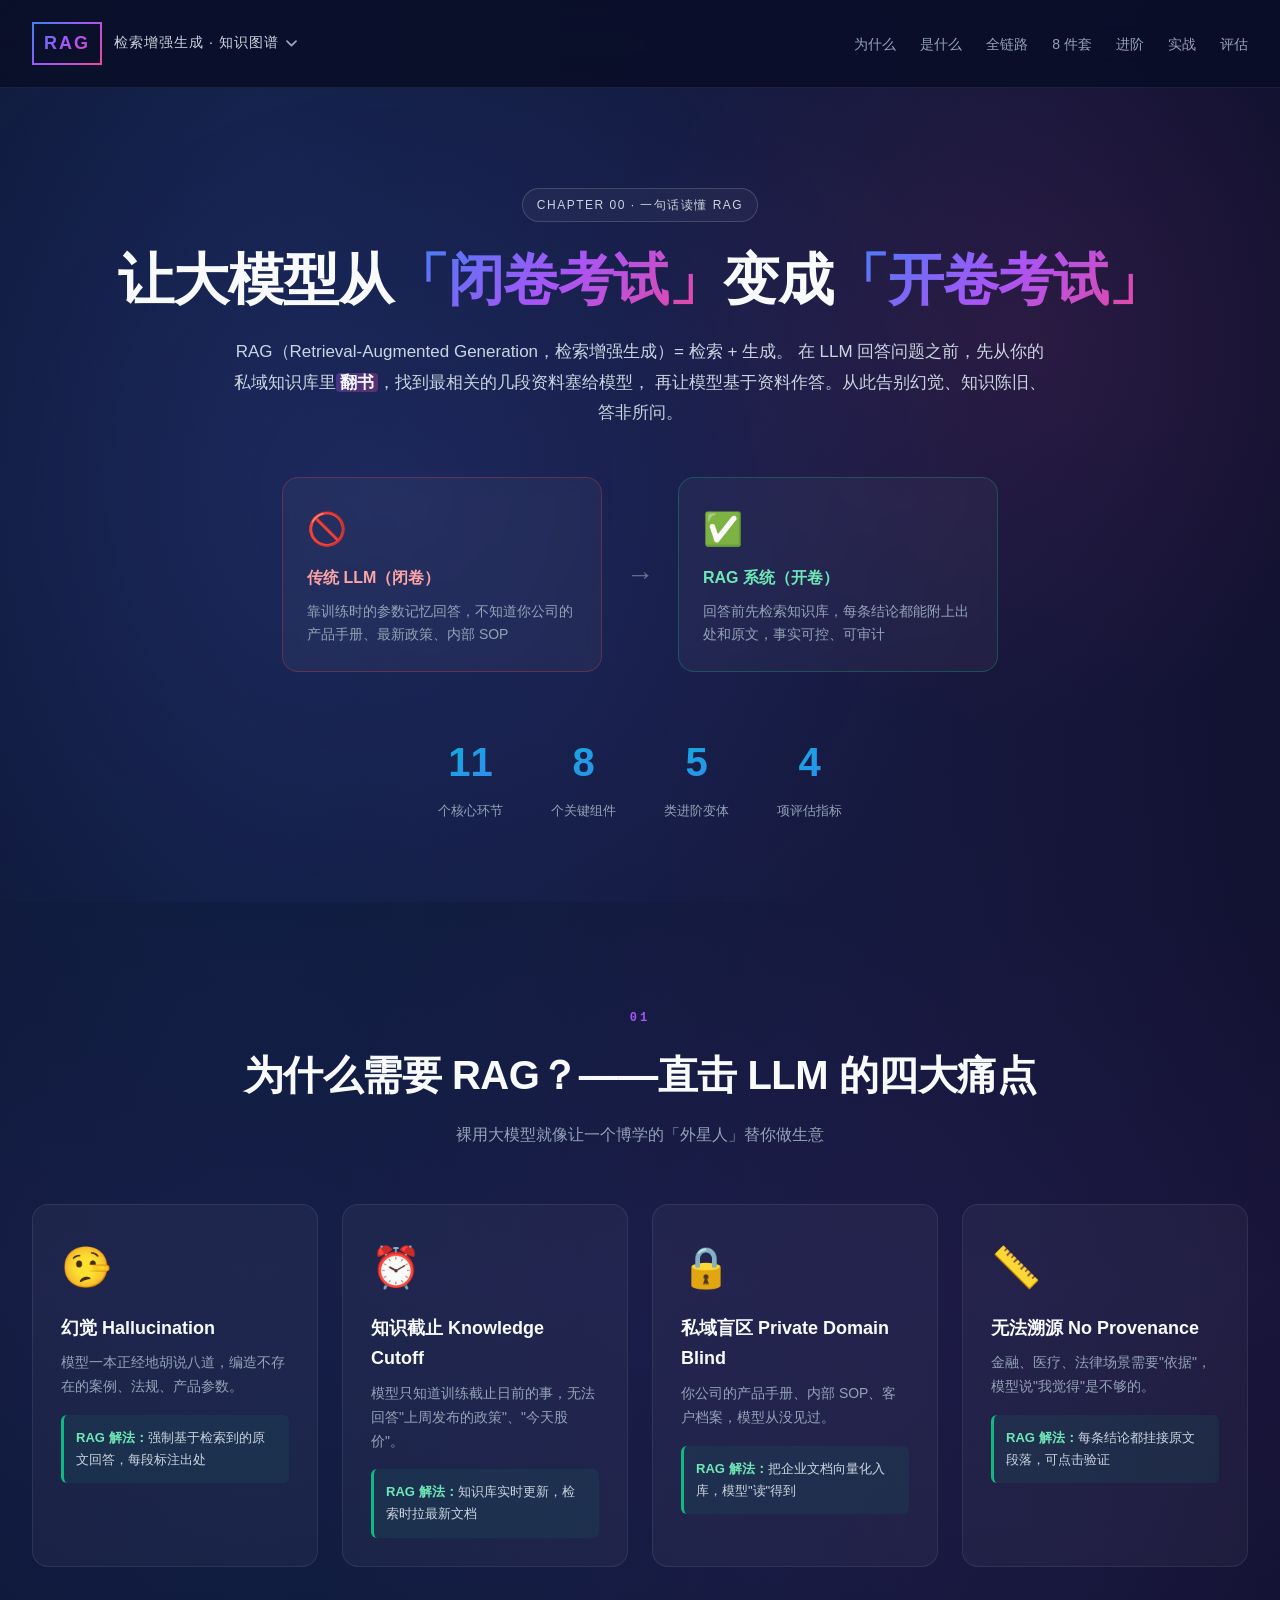
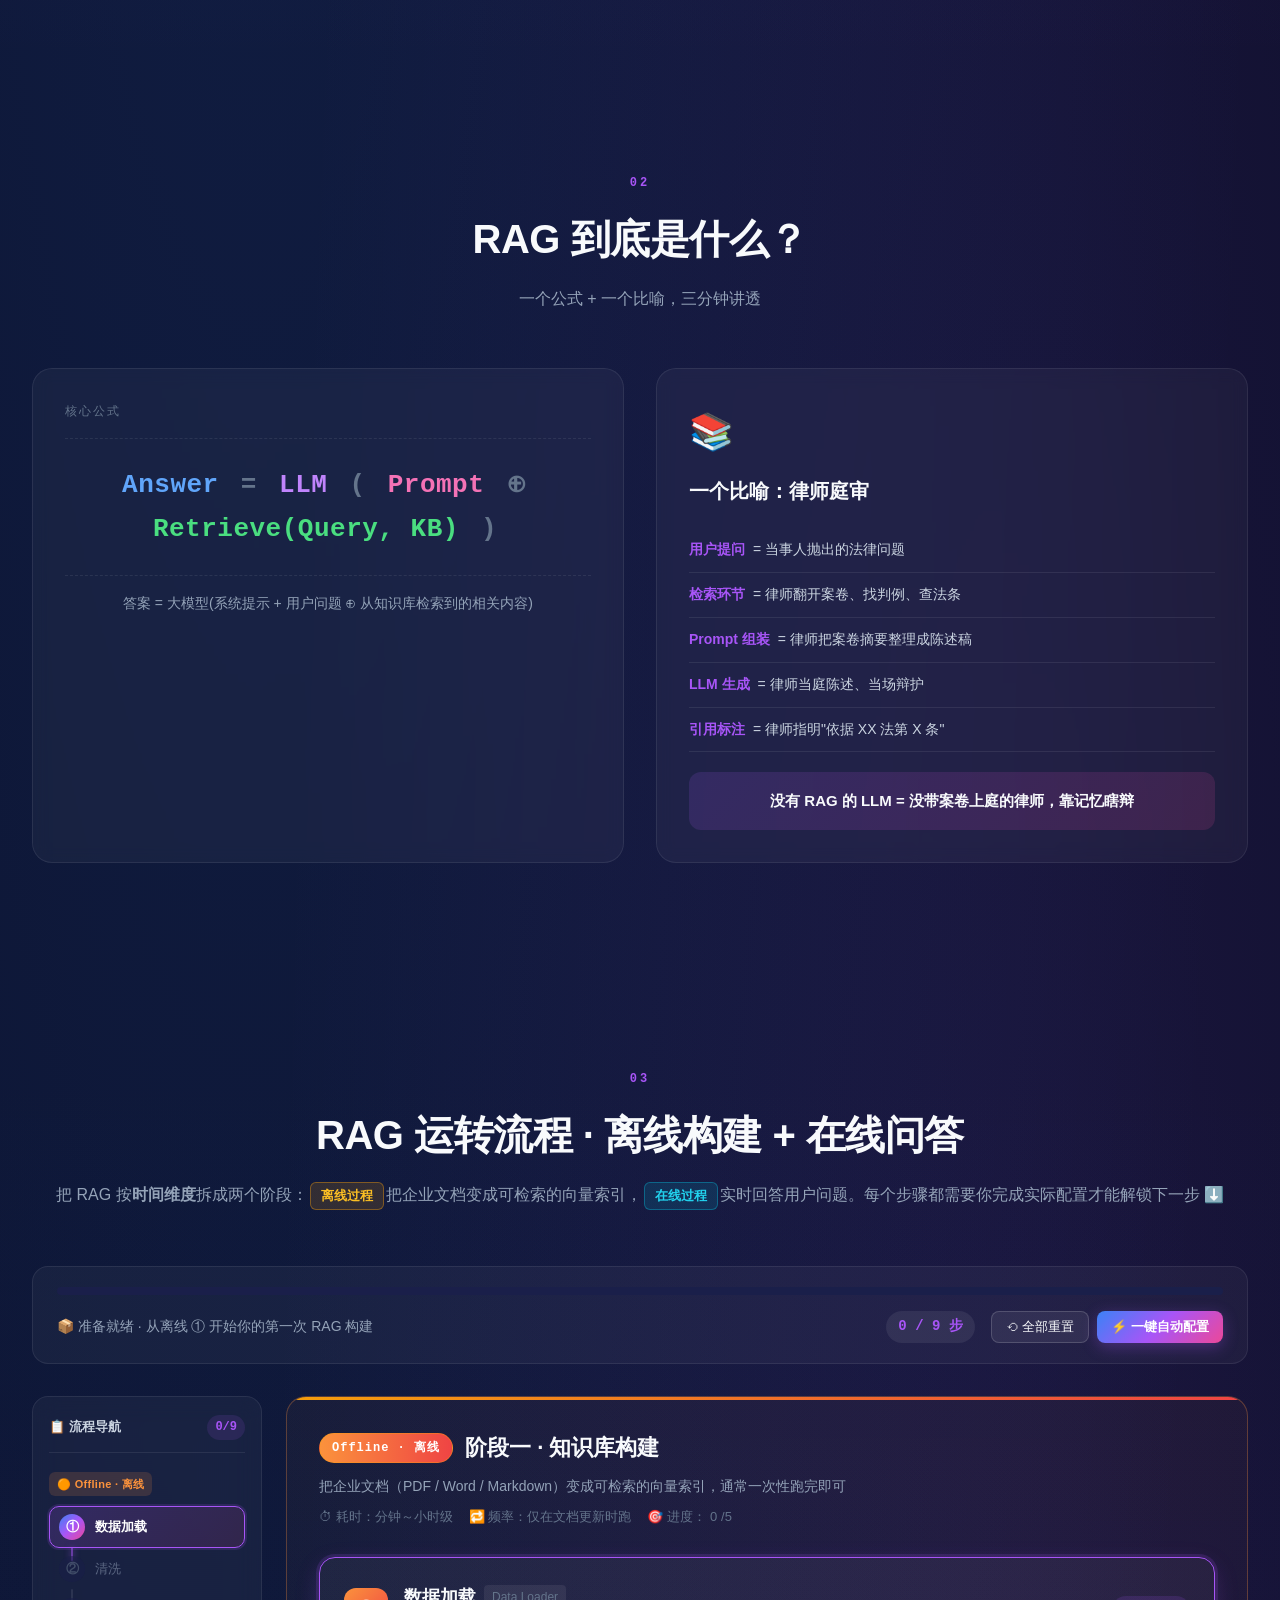
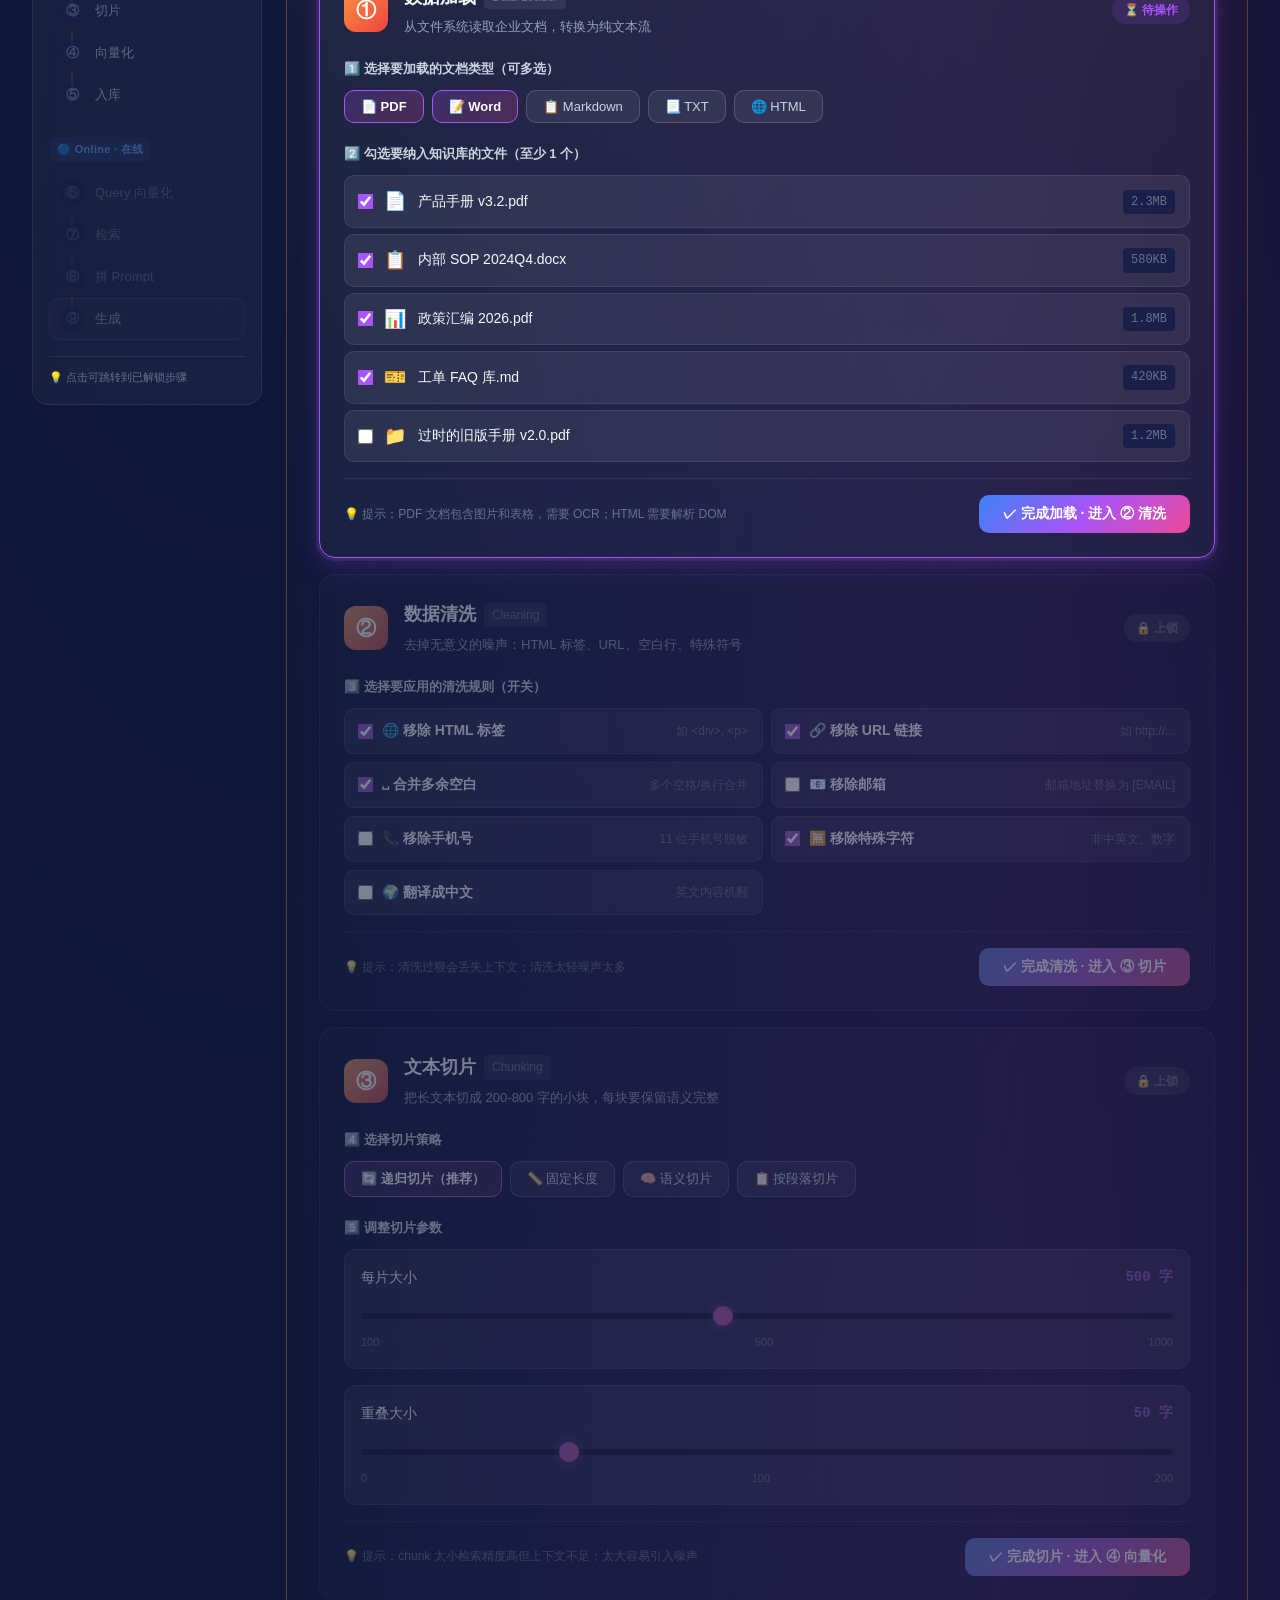
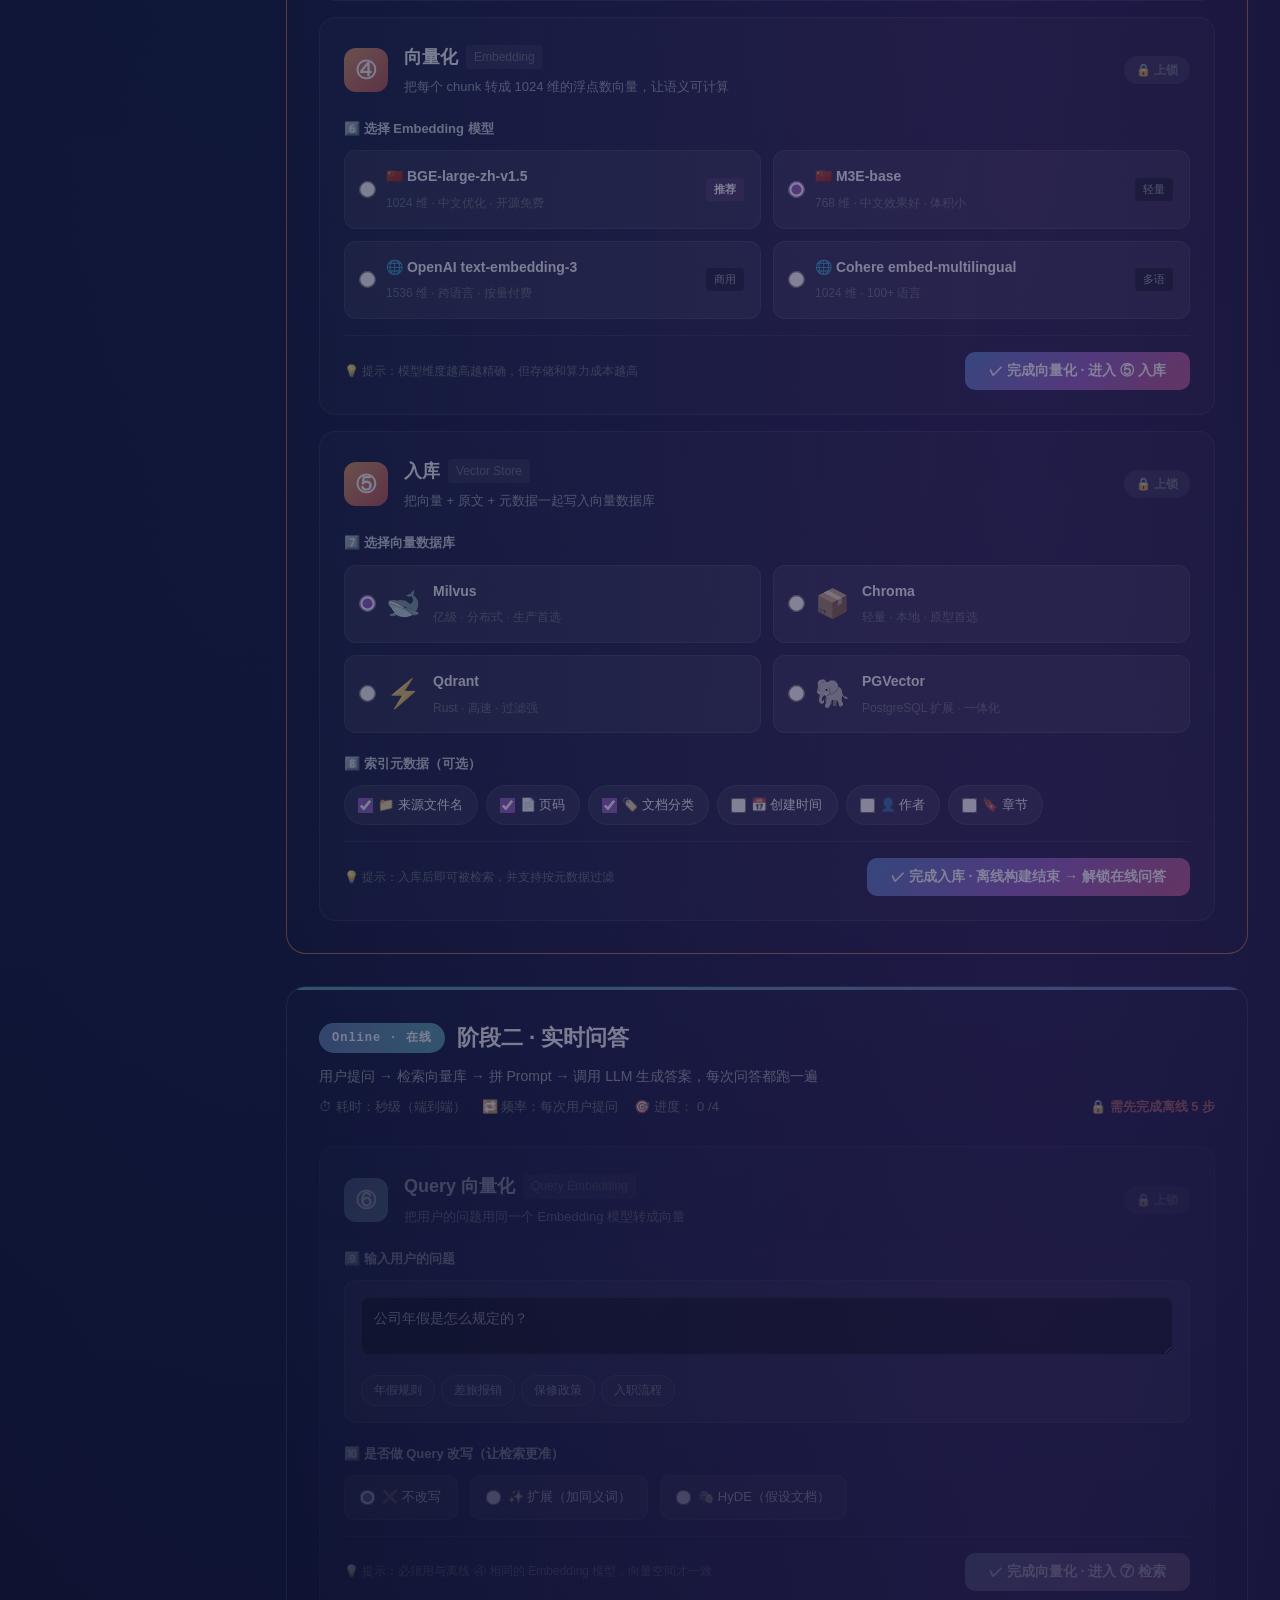
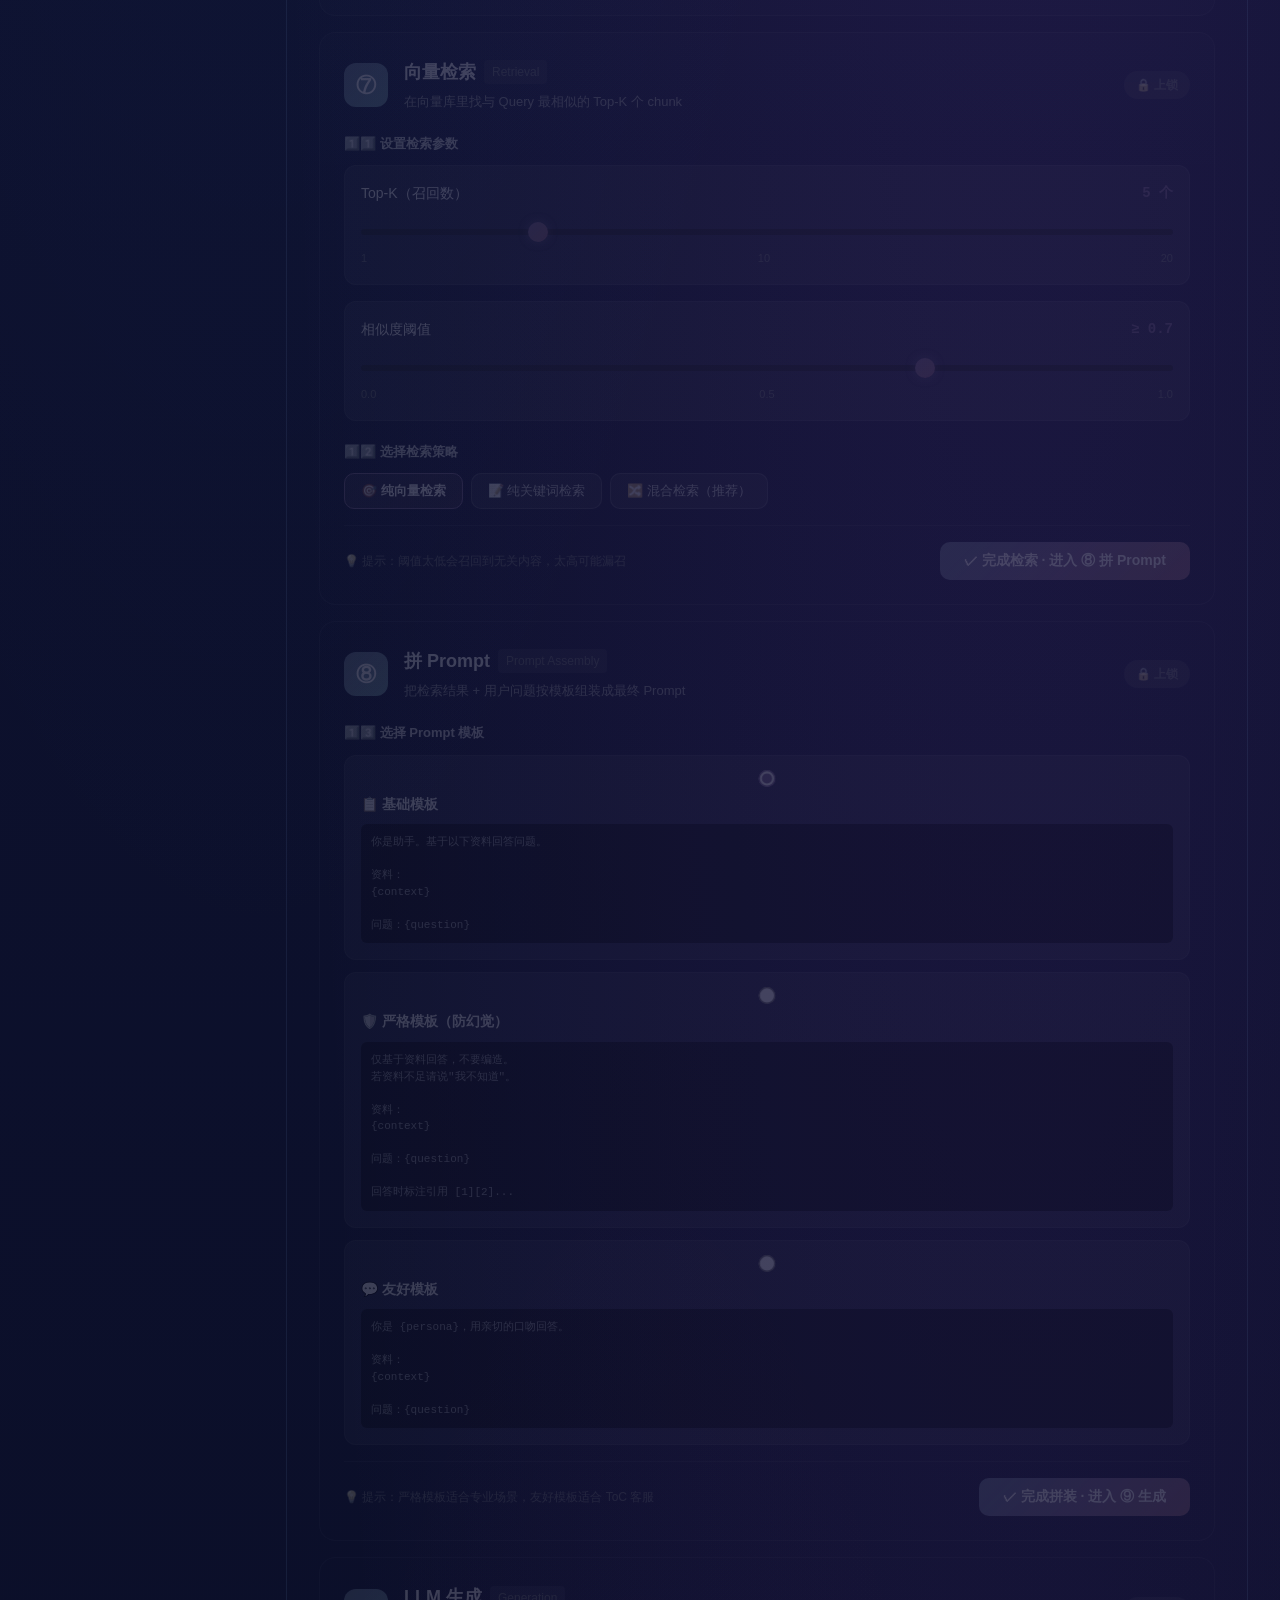
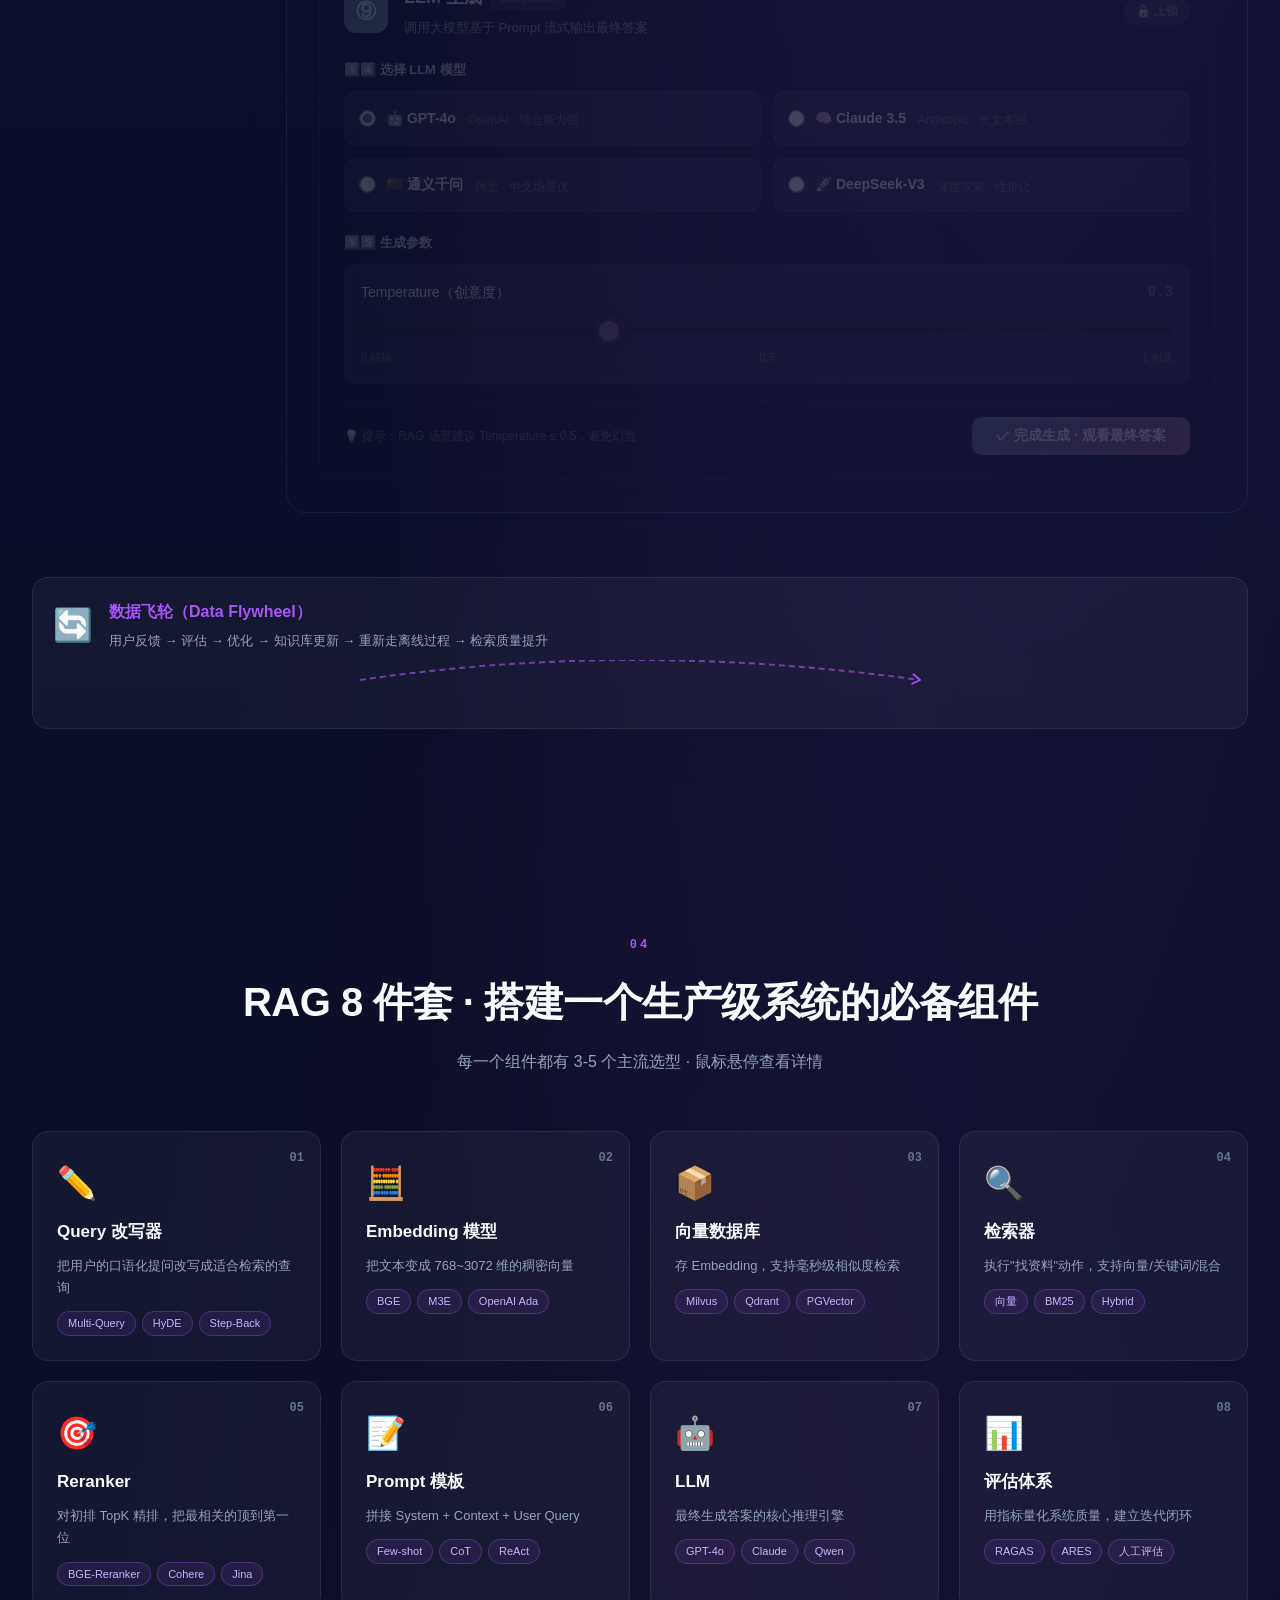
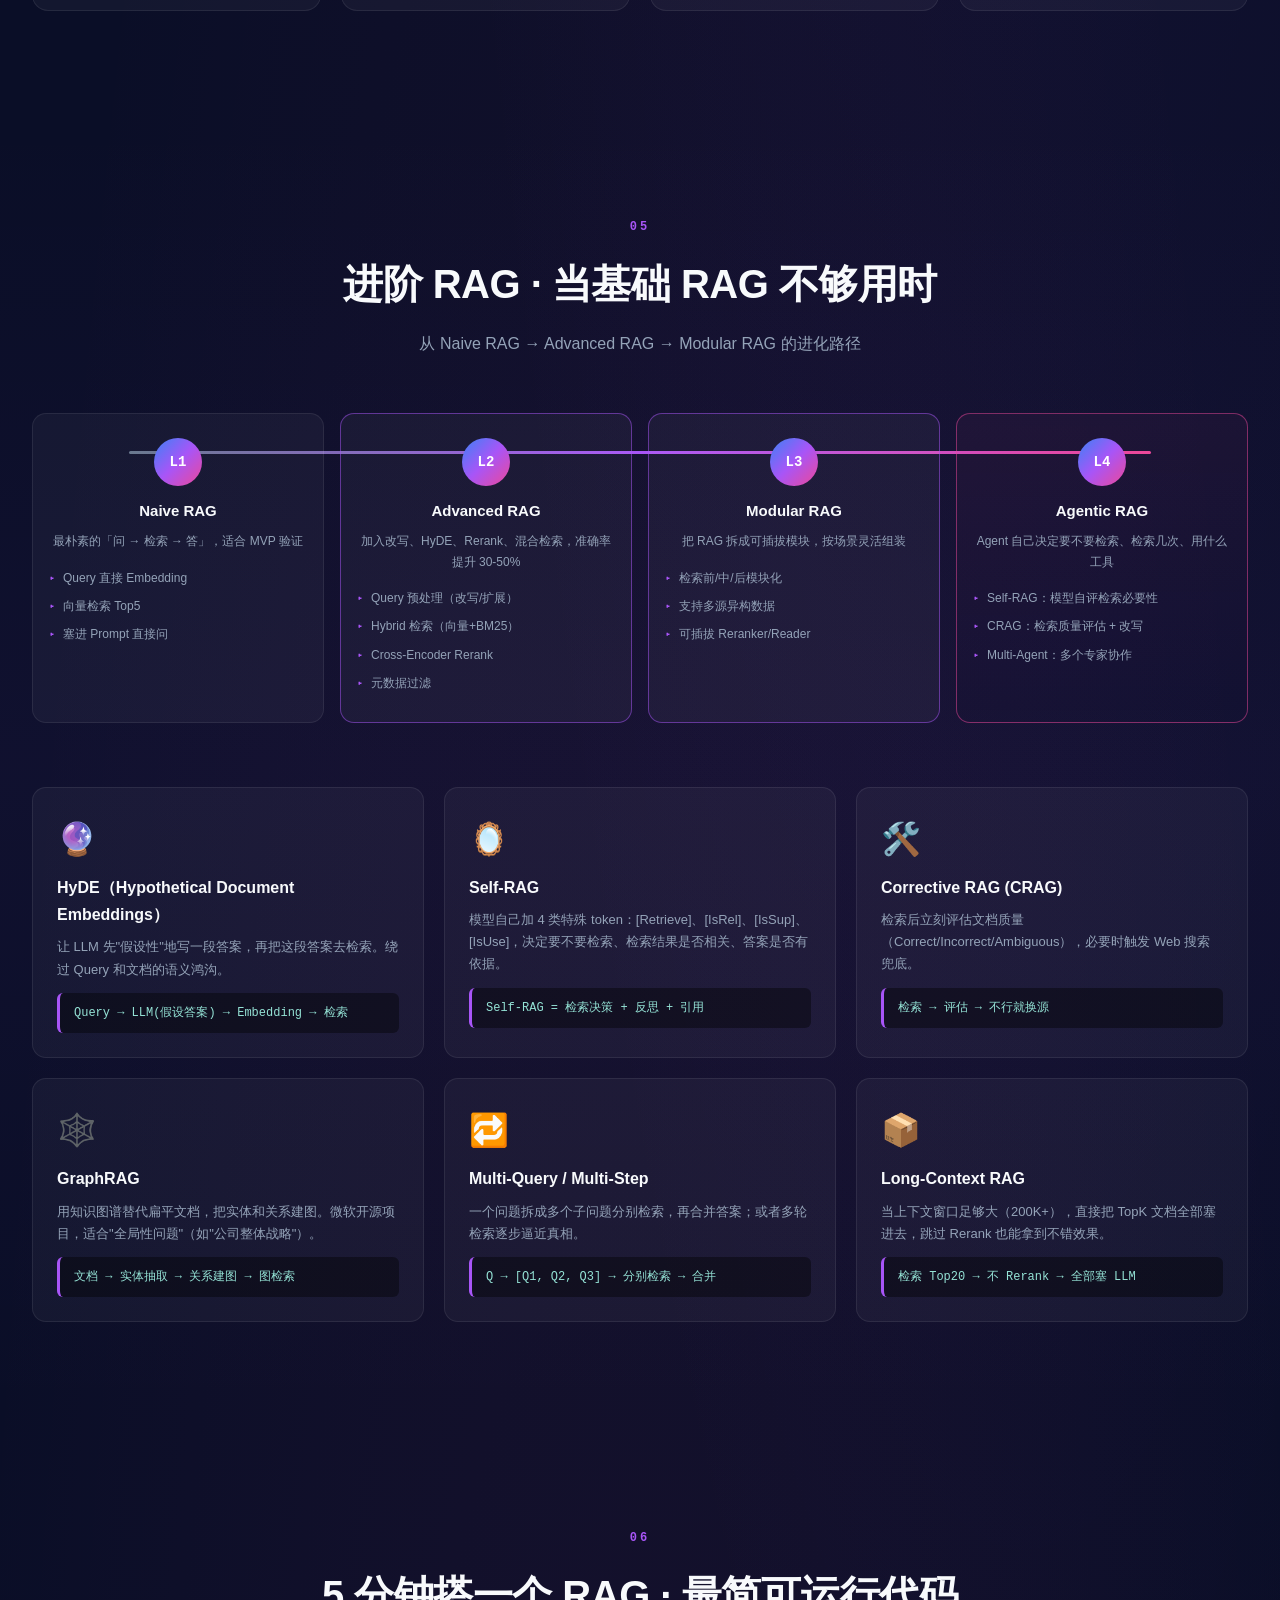
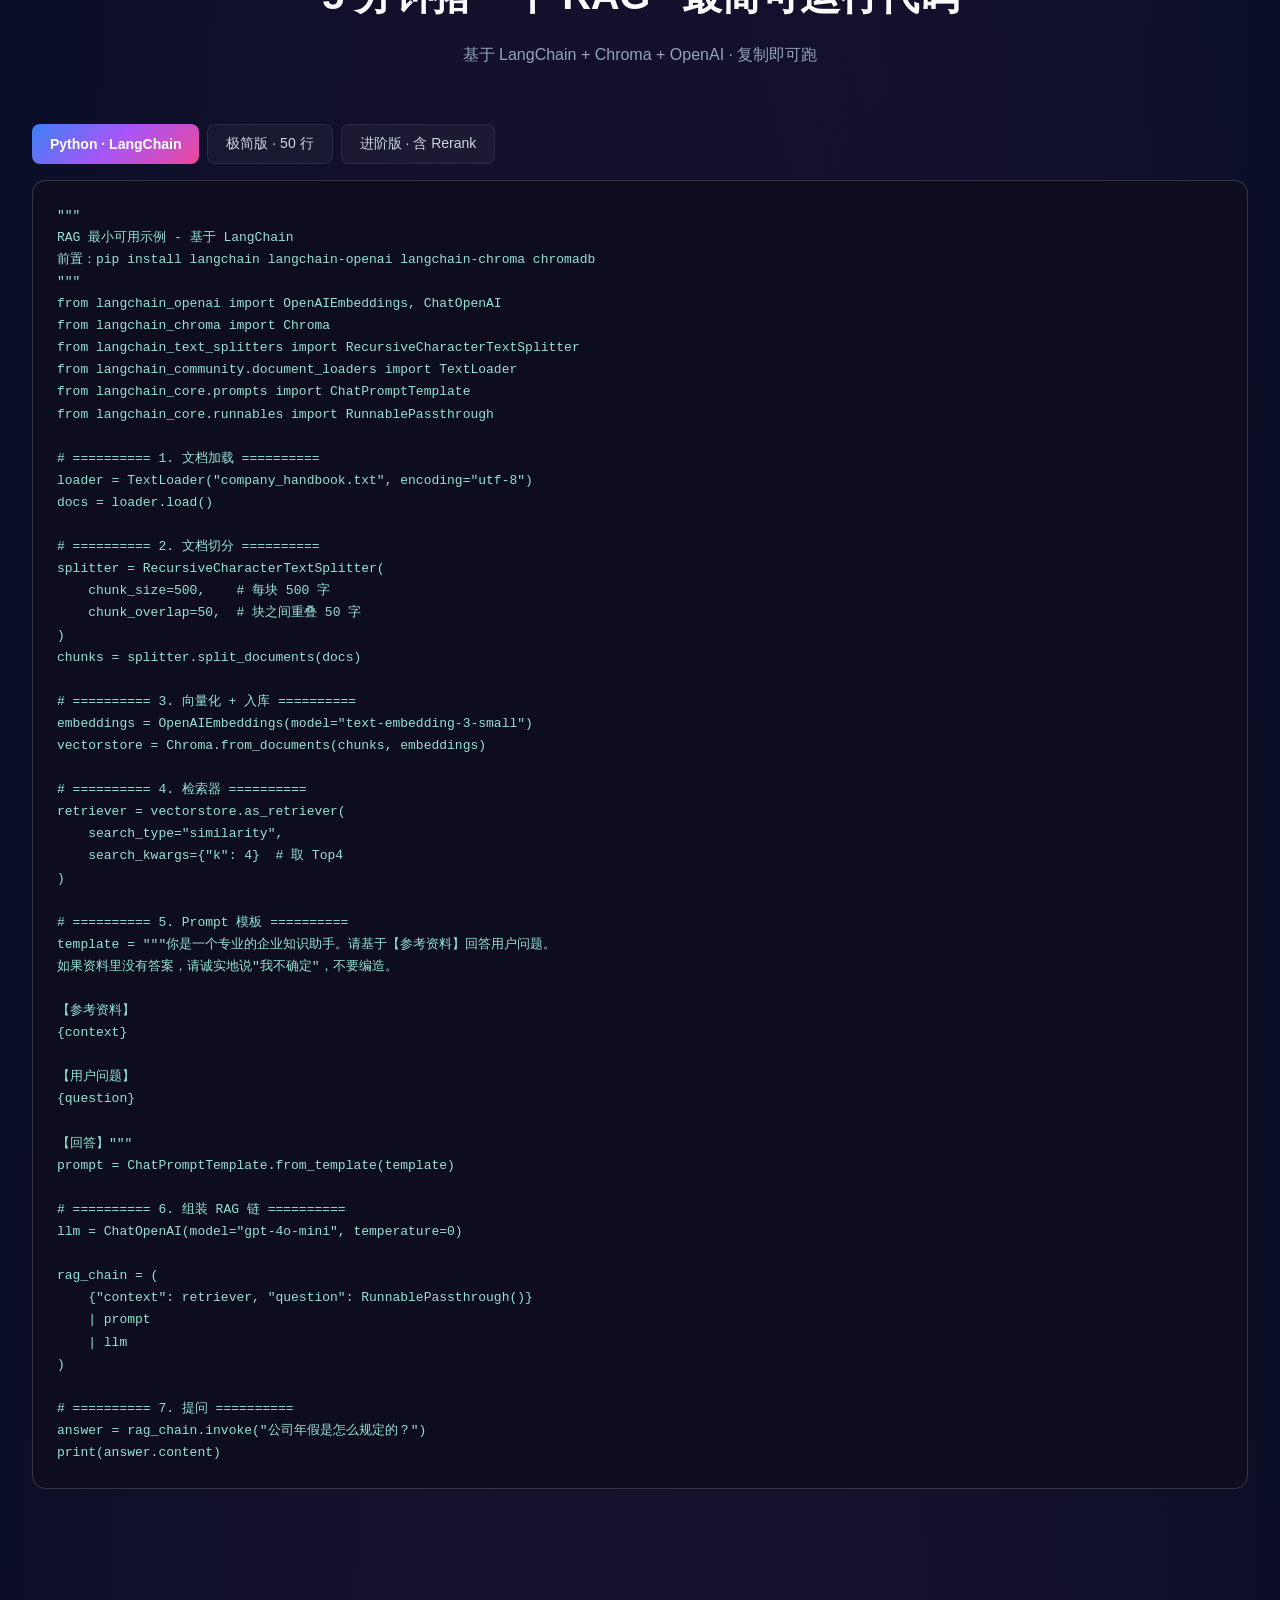
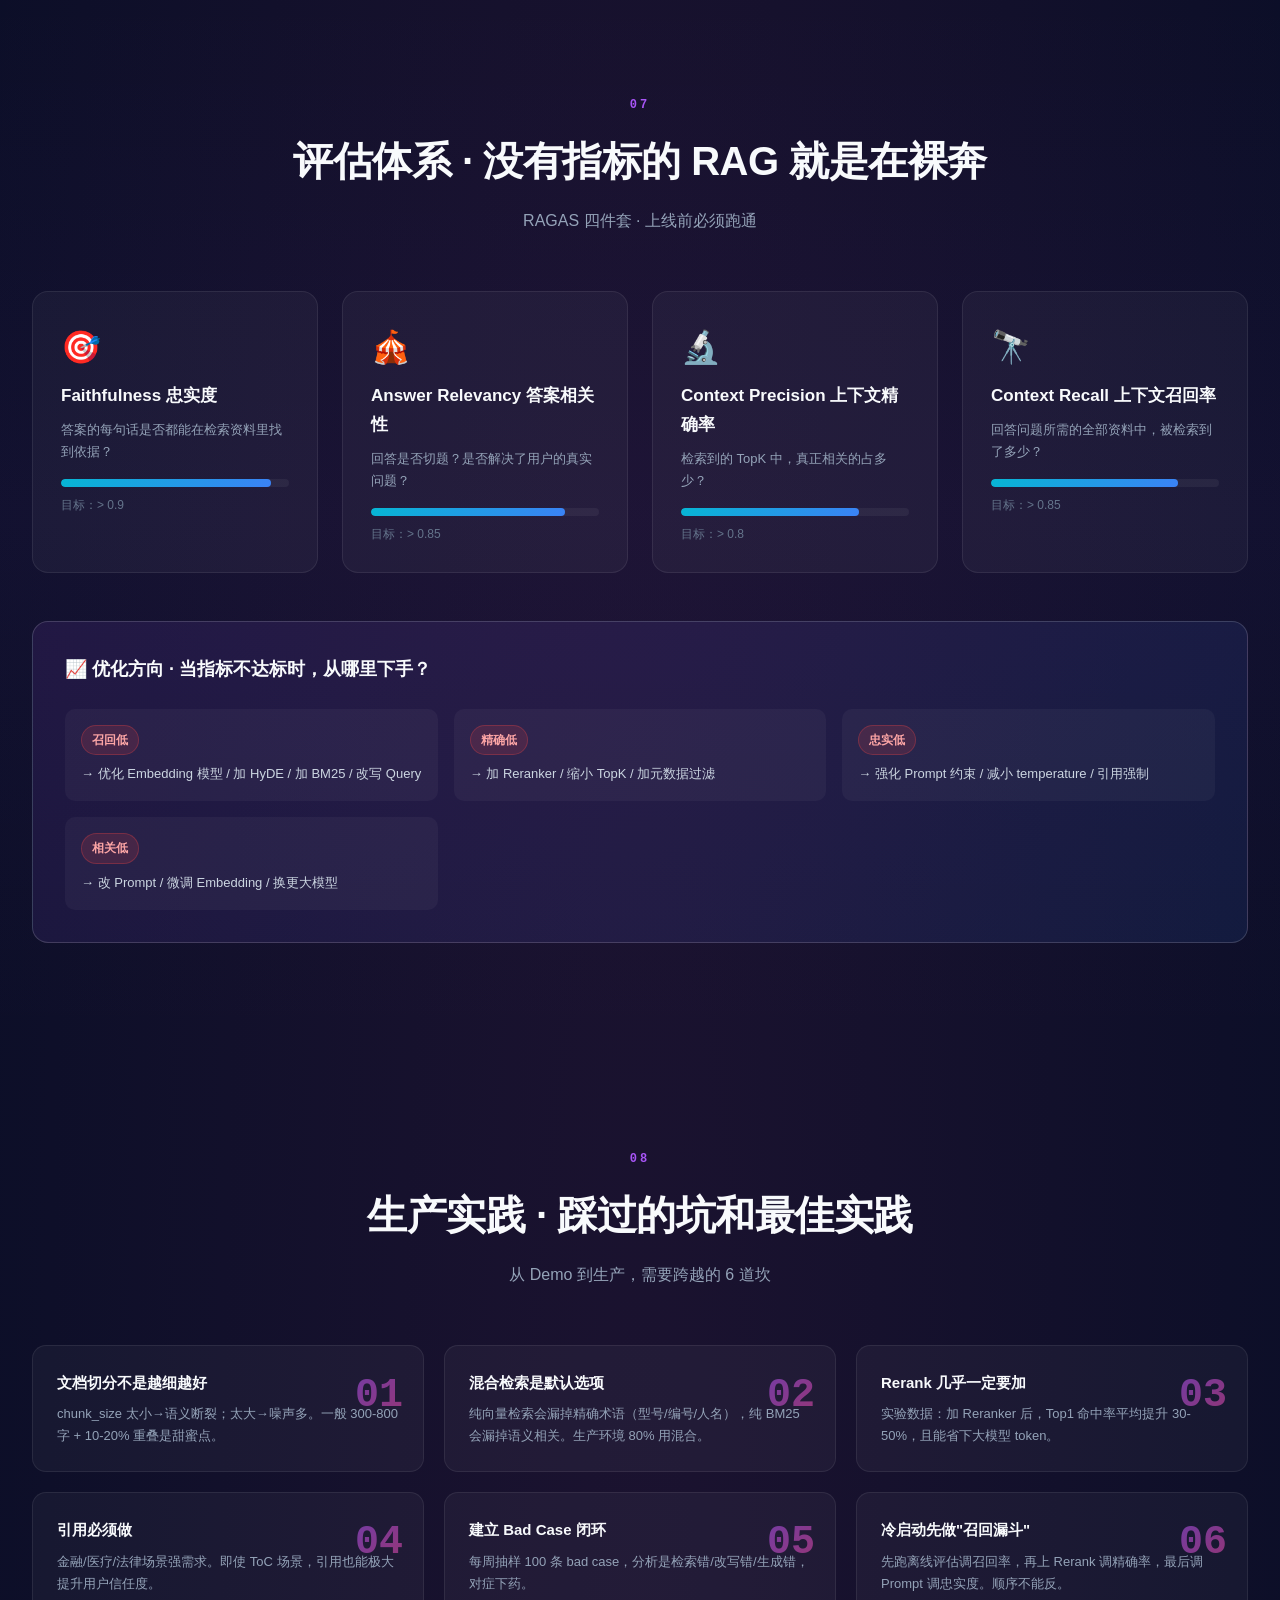
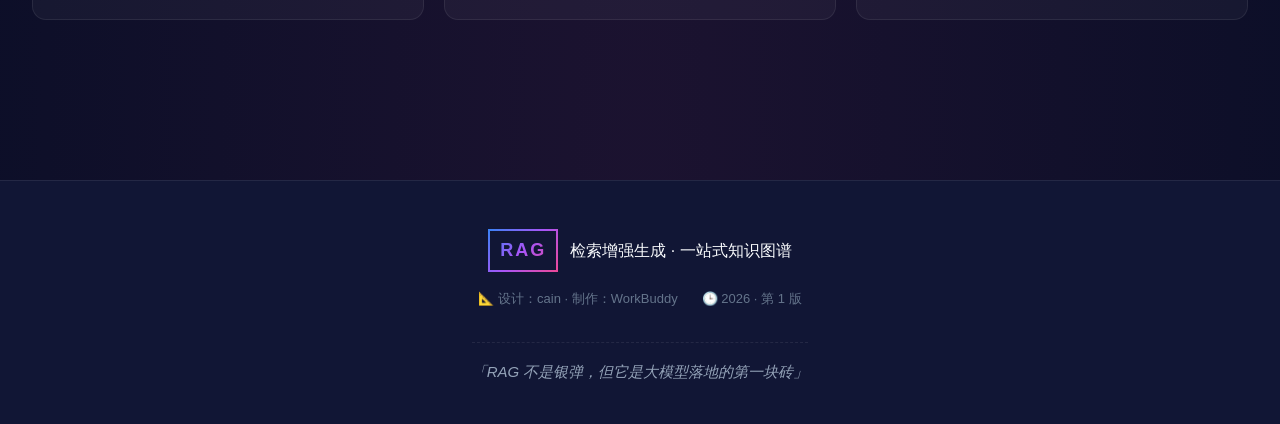
<file: rag-explainer/index.html>
<!DOCTYPE html>
<html lang="zh-CN" data-page-node-id="tuFzOKyuARyHze50mQ8tsr">
<head data-page-node-id="lRQRGkXMcigk7TcyjgjNqn">
<meta charset="UTF-8" data-page-node-id="DfUeXZRFbJboSyxSMT9JCX">
<meta name="viewport" content="width=device-width, initial-scale=1.0" data-page-node-id="T05QrJAjIYC3PJuzA5nbGf">
<title>RAG 知识图谱 · 从原理到实践</title>
<link rel="stylesheet" href="styles.css" data-page-node-id="0ss9PGfVkJiDJFcyxvsloE">
</head>
<body data-page-node-id="YYGwVdWm6toylQz9xWqUrL">

<!-- 顶部导航 -->
<nav class="nav" data-page-node-id="Nguys8U9YfFdTeEqUROeZf">
  <div class="nav-inner" data-page-node-id="rYApXiZLirKBHKKI4OFA7I">
    <div class="site-switch" id="site-switch" role="button" tabindex="0" aria-haspopup="true" aria-expanded="false" aria-label="切换站点" data-page-node-id="siteSw0001">
      <div class="brand" data-page-node-id="jBXCZwuLB3PBKj3DV1Etim">
        <span class="brand-mark" data-page-node-id="QmJ9AbekotX6X4nsCQR6uI">RAG</span>
        <span class="brand-text" data-page-node-id="OFhvTQOZJWIH8cDjAXpBqN">检索增强生成 · 知识图谱</span>
      </div>
      <span class="brand-caret" aria-hidden="true" data-page-node-id="siteCar0001">
        <svg width="11" height="7" viewBox="0 0 11 7" data-page-node-id="siteCar0002"><path d="M1 1.2 L5.5 5.6 L10 1.2" fill="none" stroke="currentColor" stroke-width="1.8" stroke-linecap="round" stroke-linejoin="round" /></svg>
      </span>

      <div class="brand-menu" role="menu" data-page-node-id="siteMenu001">
        <div class="brand-menu-label" data-page-node-id="siteMenuL001">切换站点</div>
        <div class="brand-menu-item is-current" role="menuitem" tabindex="0" data-goto="rag" data-page-node-id="siteItem001">
          <span class="bm-mark" data-page-node-id="siteItemM001">RAG</span>
          <span class="bm-body" data-page-node-id="siteItemB001">
            <span class="bm-name" data-page-node-id="siteItemN001">检索增强生成 · 知识图谱</span>
            <span class="bm-sub" data-page-node-id="siteItemS001">离线索引 + 在线检索生成</span>
          </span>
          <span class="bm-badge" data-page-node-id="siteItemG001">当前</span>
        </div>
        <div class="brand-menu-item" role="menuitem" tabindex="0" data-goto="agent" data-page-node-id="siteItem002">
          <span class="bm-mark" data-page-node-id="siteItemM002">AGENT</span>
          <span class="bm-body" data-page-node-id="siteItemB002">
            <span class="bm-name" data-page-node-id="siteItemN002">智能体 · 从原理到实践</span>
            <span class="bm-sub" data-page-node-id="siteItemS002">LLM + Tools + Memory + Planning</span>
          </span>
          <span class="bm-arrow" data-page-node-id="siteItemA002">↗</span>
        </div>
      </div>
    </div>
    <ul class="nav-links" data-page-node-id="Bp9eR5q2R5AOBWCALXewyI">
      <li data-page-node-id="JVOXCXRJkMZ2XYttzIoY7A"><a href="#why" data-page-node-id="5VQVVxD2GO8Vb0fFYAHoPl">为什么</a></li>
      <li data-page-node-id="Ta1rey6WZey3TLafHuiLCg"><a href="#what" data-page-node-id="V6bdbMXgVf39JLm1fiICgF">是什么</a></li>
      <li data-page-node-id="pFsdJZSyRKLuzFxk6PO2eA"><a href="#flow" data-page-node-id="fvHpCenMOuIw8CVgJoNQKJ">全链路</a></li>
      <li data-page-node-id="IMM7chosIuZo9v7YBn1t6P"><a href="#components" data-page-node-id="EWYqKEo8Q5jetqa0aRdl7X">8 件套</a></li>
      <li data-page-node-id="OZQVtpVwisyHcn3eqpMC1C"><a href="#advanced" data-page-node-id="fYk1n0MpX96EXEWLC9KMMq">进阶</a></li>
      <li data-page-node-id="5uk2WOt24ouQchbTMLSm7h"><a href="#code" data-page-node-id="y5myEbm4T7aolCTdCmu8di">实战</a></li>
      <li data-page-node-id="psW9V8ffXsSAzfLhWOx34L"><a href="#eval" data-page-node-id="pHTwDlt1GDs5CuBXIUflAw">评估</a></li>
    </ul>
  </div>
</nav>

<!-- Hero -->
<header class="hero" data-page-node-id="1vBPRfiThS9Ob7OHAWEAF0">
  <div class="hero-bg" data-page-node-id="d4QNobhhyNcCjIjAu1Rbu7"></div>
  <div class="hero-content" data-page-node-id="VQgVUECf89ARCdItD6gsyM">
    <div class="hero-tag" data-page-node-id="ULHxezuOgc1isZyXYBp8pq">CHAPTER 00 · 一句话读懂 RAG</div>
    <h1 class="hero-title" data-page-node-id="84O3tD4geoXPEp5Ox8A0EN">
      让大模型从<span class="grad-text" data-page-node-id="z7gX1TI6a8j6W2BNlSc579">「闭卷考试」</span>变成<span class="grad-text" data-page-node-id="3CuVkOsAUI1IYanCx4EscU">「开卷考试」</span>
    </h1>
    <p class="hero-sub" data-page-node-id="tgVe0sQqv1mSahE37YQTKr">
      RAG（Retrieval-Augmented Generation，检索增强生成）= 检索 + 生成。
      在 LLM 回答问题之前，先从你的私域知识库里<strong data-page-node-id="OnBzEXG6pke8Dg7epc4inG">翻书</strong>，找到最相关的几段资料塞给模型，
      再让模型基于资料作答。从此告别幻觉、知识陈旧、答非所问。
    </p>
    <div class="hero-compare" data-page-node-id="upCpnJDPFZVa14duSfmwnw">
      <div class="compare-card bad" data-page-node-id="bmXlOcLJErBBw8v4jDdITK">
        <div class="compare-icon" data-page-node-id="XACTtKUYKJp4lyfB0T6ZbL">🚫</div>
        <div class="compare-title" data-page-node-id="HIrd4wNGB4UwzBAM8nQYp4">传统 LLM（闭卷）</div>
        <div class="compare-desc" data-page-node-id="CSOprDbtbmyPAOSzjJhW92">靠训练时的参数记忆回答，不知道你公司的产品手册、最新政策、内部 SOP</div>
      </div>
      <div class="compare-arrow" data-page-node-id="RXsnBoLergVIPu3fXH0gJq">→</div>
      <div class="compare-card good" data-page-node-id="iw8MtJMPW68N30KWbdTF1E">
        <div class="compare-icon" data-page-node-id="m2flWPW2sUErbOA91YKOZG">✅</div>
        <div class="compare-title" data-page-node-id="NrxLarRbZyKY0EVHdnDQ1d">RAG 系统（开卷）</div>
        <div class="compare-desc" data-page-node-id="fFUQ8jhHFmps383UhR9AmD">回答前先检索知识库，每条结论都能附上出处和原文，事实可控、可审计</div>
      </div>
    </div>
    <div class="hero-stat" data-page-node-id="0yoUYORZzogoZjS26R1dCN">
      <div class="stat-item" data-page-node-id="2zsmL9gHoT7XVYX924iSG2"><div class="stat-num" data-page-node-id="WissmpexbK9t6EMWb8CCmD">11</div><div class="stat-label" data-page-node-id="T5ghKlbvXFyVHcNk5AG4Fw">个核心环节</div></div>
      <div class="stat-item" data-page-node-id="XfFNtUkdR7FTZtuDpaKL4Q"><div class="stat-num" data-page-node-id="EZH6w1EzJGidLpGPRJdo6P">8</div><div class="stat-label" data-page-node-id="nrKKDU9Nsdmi1wpFlqMUxE">个关键组件</div></div>
      <div class="stat-item" data-page-node-id="w3Pa6WSOMAFM721VyCj40p"><div class="stat-num" data-page-node-id="SMFqBXtZEGkuqsLVvjXzpj">5</div><div class="stat-label" data-page-node-id="E25ojZjZZqXWGrRd0G2jeY">类进阶变体</div></div>
      <div class="stat-item" data-page-node-id="GwwcT1GvEOpFKLuVEYeKFv"><div class="stat-num" data-page-node-id="hexqVkqqy5THdvAAbfyXgq">4</div><div class="stat-label" data-page-node-id="B2wksgJmNQhjrm8yFwbLZw">项评估指标</div></div>
    </div>
  </div>
</header>

<!-- 一、为什么需要 RAG -->
<section id="why" class="section section-alt" data-page-node-id="Zuky91facRJaJiC6ulthVU">
  <div class="section-head" data-page-node-id="4eTCTrObM3S8td0H2Zcpkn">
    <span class="section-num" data-page-node-id="qnRhWwAywGArVnOU0FY0Sh">01</span>
    <h2 data-page-node-id="OPWU8is2soZkAcNuYvYq2Y">为什么需要 RAG？——直击 LLM 的四大痛点</h2>
    <p data-page-node-id="raf58EENRyuxVc7WFUr03r">裸用大模型就像让一个博学的「外星人」替你做生意</p>
  </div>
  <div class="pain-grid" data-page-node-id="UCRigLp5tUI4O16UbBN4Jo">
    <div class="pain-card" data-page-node-id="dDn7TfSSyAbmqKHIWsJd4j">
      <div class="pain-emoji" data-page-node-id="kn35nPuvF7xSgrqegGQBpu">🤥</div>
      <h3 data-page-node-id="DCsAtrBflLRkse5NKW3G6w">幻觉 Hallucination</h3>
      <p data-page-node-id="foHdZOqYzNJA19C42Yg8X8">模型一本正经地胡说八道，编造不存在的案例、法规、产品参数。</p>
      <div class="pain-fix" data-page-node-id="ECtfo6XulTD9MNGHAGj4eK"><strong data-page-node-id="fgbdS6tqCLjQl4mUzECeW9">RAG 解法：</strong>强制基于检索到的原文回答，每段标注出处</div>
    </div>
    <div class="pain-card" data-page-node-id="fwNOF9jPUDYXJlfCGyJixF">
      <div class="pain-emoji" data-page-node-id="sLLndMvEHvqnl4B74LqDuo">⏰</div>
      <h3 data-page-node-id="ooQIdlAjOdbJnaRofTvHdx">知识截止 Knowledge Cutoff</h3>
      <p data-page-node-id="jgCqhTMO85cG03WCoK0FEQ">模型只知道训练截止日前的事，无法回答"上周发布的政策"、"今天股价"。</p>
      <div class="pain-fix" data-page-node-id="c9atYyQJZdD8AOdZBAV1Mn"><strong data-page-node-id="iAF4gu7ItBiEQ9v4bo8WzR">RAG 解法：</strong>知识库实时更新，检索时拉最新文档</div>
    </div>
    <div class="pain-card" data-page-node-id="gzB6gB9PfdvGCwWc2fMNuI">
      <div class="pain-emoji" data-page-node-id="PH1P1GFeDhPHDHt6aNTW4J">🔒</div>
      <h3 data-page-node-id="dshZLWjRJV8SuyTL7DmPqP">私域盲区 Private Domain Blind</h3>
      <p data-page-node-id="LPZX8XnSUL8bEKFrPek6PH">你公司的产品手册、内部 SOP、客户档案，模型从没见过。</p>
      <div class="pain-fix" data-page-node-id="IEyjtomIv4CKTVbkbvRBHL"><strong data-page-node-id="4lpbghkmjgaftrO5Db7YSw">RAG 解法：</strong>把企业文档向量化入库，模型"读"得到</div>
    </div>
    <div class="pain-card" data-page-node-id="yh1enKjZVf9P000S5oK8b8">
      <div class="pain-emoji" data-page-node-id="HUbObHCOZVedciw99kBKGv">📏</div>
      <h3 data-page-node-id="EU3MDxFObj68bXzUoHhUJu">无法溯源 No Provenance</h3>
      <p data-page-node-id="KtwTChl2wM2vWlmCOYLWXJ">金融、医疗、法律场景需要"依据"，模型说"我觉得"是不够的。</p>
      <div class="pain-fix" data-page-node-id="HHG76LtpVVum0HJFRdq5Vo"><strong data-page-node-id="qFNIvgPQ6QmGiqeOTAjj9p">RAG 解法：</strong>每条结论都挂接原文段落，可点击验证</div>
    </div>
  </div>
</section>

<!-- 二、RAG 是什么 -->
<section id="what" class="section" data-page-node-id="e0ryGaotNPxKQIOq4smVxS">
  <div class="section-head" data-page-node-id="XAmxJZDck6TbCzHABpSfVb">
    <span class="section-num" data-page-node-id="4RVnicPNzw8lORLy4nXL01">02</span>
    <h2 data-page-node-id="ODp6jxVX6lpRavDVgpNP6A">RAG 到底是什么？</h2>
    <p data-page-node-id="HLOQnvHtV8W1iJmHIdpXoA">一个公式 + 一个比喻，三分钟讲透</p>
  </div>
  <div class="what-grid" data-page-node-id="uImHpUD6cDuaxkaSv7Lqdp">
    <div class="formula-card" data-page-node-id="pE2g7vNf7e7hLhBgT7pZY5">
      <div class="formula-label" data-page-node-id="5BWSyURFHOEaUdM9EOHW9J">核心公式</div>
      <div class="formula" data-page-node-id="5QJKwhtY7cIckBLUk07N9b">
        <span class="f-blue" data-page-node-id="cODsKJ1r2cXJN2mnrNkqcX">Answer</span>
        <span class="f-op" data-page-node-id="IwZvfHbOnK0E9PEpkj4GEN">=</span>
        <span class="f-purple" data-page-node-id="z3Xfw01Yj6SM3ID22UAZzB">LLM</span>
        <span class="f-op" data-page-node-id="UGZcp6o3VIXL8B0cnsMspD">(</span>
        <span class="f-pink" data-page-node-id="D5QEOJVz5fvOPVPgYBytO7">Prompt</span>
        <span class="f-op" data-page-node-id="UjbpCI4qtGlvzHDXE0U4qV">⊕</span>
        <span class="f-green" data-page-node-id="3E7SuZ3q1T9tq9B9A5Mayx">Retrieve(Query, KB)</span>
        <span class="f-op" data-page-node-id="LehaGLKBDIOuhCjfv0S6vv">)</span>
      </div>
      <p class="formula-note" data-page-node-id="eeBgW2YHOHyxsBxCKjMXch">答案 = 大模型(系统提示 + 用户问题 ⊕ 从知识库检索到的相关内容)</p>
    </div>
    <div class="metaphor-card" data-page-node-id="I3CNzc8k5Zec0Rdq1owTWF">
      <div class="metaphor-icon" data-page-node-id="1i5e51BO1tNfIJtv0upF5m">📚</div>
      <h3 data-page-node-id="o3Ii4as7kELGZ3eVH9DUvT">一个比喻：律师庭审</h3>
      <ul class="metaphor-list" data-page-node-id="yMRmhwDhA8gUtRj9DpoMla">
        <li data-page-node-id="bZeM6SQe98IVtcIndWTna1"><strong data-page-node-id="ozfXBQIaTy2JPT3kFrLxEy">用户提问</strong> = 当事人抛出的法律问题</li>
        <li data-page-node-id="dSAoCDFhW4kJBDMhYbaXlW"><strong data-page-node-id="dG0emzuL0DMZcwUtK6225M">检索环节</strong> = 律师翻开案卷、找判例、查法条</li>
        <li data-page-node-id="KV4ogYcBO7BPnUY3NZasrL"><strong data-page-node-id="XCALSCFh2u5wKtZAPCcvnn">Prompt 组装</strong> = 律师把案卷摘要整理成陈述稿</li>
        <li data-page-node-id="Gv0PDGD8QAMVoNqDlfQXMo"><strong data-page-node-id="YUORJTi8ztHGUe67PffvUK">LLM 生成</strong> = 律师当庭陈述、当场辩护</li>
        <li data-page-node-id="SHO0z9RmqKxWTWQP728E9I"><strong data-page-node-id="unxpAe4cpNDZuuU90mOXBw">引用标注</strong> = 律师指明"依据 XX 法第 X 条"</li>
      </ul>
      <div class="metaphor-punchline" data-page-node-id="HyMgNhnpWiUv7m7OQGVdDf">没有 RAG 的 LLM = 没带案卷上庭的律师，靠记忆瞎辩</div>
    </div>
  </div>
</section>

<!-- 三、RAG 运转流程（离线 + 在线 · 逐步操作交互） -->
<section id="flow" class="section flow-section">
  <div class="section-head">
    <span class="section-num">03</span>
    <h2>RAG 运转流程 · 离线构建 + 在线问答</h2>
    <p>把 RAG 按<strong>时间维度</strong>拆成两个阶段：<span class="offline-tag">离线过程</span>把企业文档变成可检索的向量索引，<span class="online-tag">在线过程</span>实时回答用户问题。每个步骤都需要你完成实际配置才能解锁下一步 ⬇️</p>
  </div>

  <!-- 全局进度条 -->
  <div class="global-progress">
    <div class="global-progress-bar">
      <div class="global-progress-fill" id="global-progress-fill"></div>
    </div>
    <div class="global-progress-info">
      <span id="global-progress-text">📦 准备就绪 · 从离线 ① 开始你的第一次 RAG 构建</span>
      <span class="global-progress-counter"><span id="global-cur-step">0</span> / 9 步</span>
    </div>
    <div class="global-progress-actions">
      <button class="ctrl-btn small" id="reset-all-btn">⟲ 全部重置</button>
      <button class="ctrl-btn small primary" id="auto-fill-btn">⚡ 一键自动配置</button>
    </div>
  </div>

  <!-- 左右布局：左侧 sticky 步骤导航 + 右侧流程内容 -->
  <div class="flow-layout">

    <!-- 左侧步骤导航 -->
    <aside class="flow-sidebar" id="flow-sidebar">
      <div class="sidebar-head">
        <span class="sidebar-title">📋 流程导航</span>
        <span class="sidebar-count"><span id="sidebar-done-count">0</span>/9</span>
      </div>
      <nav class="sidebar-nav" id="sidebar-nav">
        <div class="sidebar-group offline-group" id="sidebar-offline-group">
          <div class="sidebar-group-label">🟠 Offline · 离线</div>
          <div class="sidebar-item active" data-step="1" data-status="active">
            <span class="sidebar-node">①</span>
            <span class="sidebar-label">数据加载</span>
          </div>
          <div class="sidebar-item" data-step="2" data-status="locked">
            <span class="sidebar-node">②</span>
            <span class="sidebar-label">清洗</span>
          </div>
          <div class="sidebar-item" data-step="3" data-status="locked">
            <span class="sidebar-node">③</span>
            <span class="sidebar-label">切片</span>
          </div>
          <div class="sidebar-item" data-step="4" data-status="locked">
            <span class="sidebar-node">④</span>
            <span class="sidebar-label">向量化</span>
          </div>
          <div class="sidebar-item" data-step="5" data-status="locked">
            <span class="sidebar-node">⑤</span>
            <span class="sidebar-label">入库</span>
          </div>
        </div>
        <div class="sidebar-group online-group locked" id="sidebar-online-group">
          <div class="sidebar-group-label">🔵 Online · 在线</div>
          <div class="sidebar-item" data-step="6" data-status="locked">
            <span class="sidebar-node">⑥</span>
            <span class="sidebar-label">Query 向量化</span>
          </div>
          <div class="sidebar-item" data-step="7" data-status="locked">
            <span class="sidebar-node">⑦</span>
            <span class="sidebar-label">检索</span>
          </div>
          <div class="sidebar-item" data-step="8" data-status="locked">
            <span class="sidebar-node">⑧</span>
            <span class="sidebar-label">拼 Prompt</span>
          </div>
          <div class="sidebar-item" data-step="9" data-status="locked">
            <span class="sidebar-node">⑨</span>
            <span class="sidebar-label">生成</span>
          </div>
        </div>
      </nav>
      <div class="sidebar-tip">💡 点击可跳转到已解锁步骤</div>
    </aside>

    <!-- 右侧流程内容 -->
    <div class="flow-main">

  <!-- 离线过程 -->
  <div class="rag-stage offline" id="offline-stage">
    <div class="stage-header">
      <div class="stage-tag">
        <span class="stage-badge offline-badge">Offline · 离线</span>
        <h3>阶段一 · 知识库构建</h3>
      </div>
      <p class="stage-desc">把企业文档（PDF / Word / Markdown）变成可检索的向量索引，通常一次性跑完即可</p>
      <div class="stage-meta">
        <span>⏱ 耗时：分钟～小时级</span>
        <span>🔁 频率：仅在文档更新时跑</span>
        <span>🎯 进度：<span id="offline-progress">0</span>/5</span>
      </div>
    </div>

    <div class="step-list" id="offline-step-list">

      <!-- ① 数据加载 -->
      <div class="step-card" data-stage="offline" data-step="1" data-status="active">
        <div class="step-header">
          <span class="step-num-badge offline-num">①</span>
          <div class="step-info">
            <h3 class="step-title">数据加载 <span class="step-en">Data Loader</span></h3>
            <p class="step-desc">从文件系统读取企业文档，转换为纯文本流</p>
          </div>
          <span class="step-state-badge state-active">⏳ 待操作</span>
        </div>
        <div class="step-body">
          <div class="action-block">
            <label class="action-label">1️⃣ 选择要加载的文档类型（可多选）</label>
            <div class="type-selector">
              <button class="opt-btn active" data-action="file-type" data-value="pdf">📄 PDF</button>
              <button class="opt-btn active" data-action="file-type" data-value="docx">📝 Word</button>
              <button class="opt-btn" data-action="file-type" data-value="md">📋 Markdown</button>
              <button class="opt-btn" data-action="file-type" data-value="txt">📃 TXT</button>
              <button class="opt-btn" data-action="file-type" data-value="html">🌐 HTML</button>
            </div>
          </div>
          <div class="action-block">
            <label class="action-label">2️⃣ 勾选要纳入知识库的文件（至少 1 个）</label>
            <div class="file-picker">
              <label class="file-item"><input type="checkbox" data-file checked> <span class="file-icon">📄</span> <span class="file-name">产品手册 v3.2.pdf</span><span class="file-size">2.3MB</span></label>
              <label class="file-item"><input type="checkbox" data-file checked> <span class="file-icon">📋</span> <span class="file-name">内部 SOP 2024Q4.docx</span><span class="file-size">580KB</span></label>
              <label class="file-item"><input type="checkbox" data-file checked> <span class="file-icon">📊</span> <span class="file-name">政策汇编 2026.pdf</span><span class="file-size">1.8MB</span></label>
              <label class="file-item"><input type="checkbox" data-file checked> <span class="file-icon">🎫</span> <span class="file-name">工单 FAQ 库.md</span><span class="file-size">420KB</span></label>
              <label class="file-item"><input type="checkbox" data-file> <span class="file-icon">📁</span> <span class="file-name">过时的旧版手册 v2.0.pdf</span><span class="file-size">1.2MB</span></label>
            </div>
          </div>
        </div>
        <div class="step-footer">
          <div class="step-hint">💡 提示：PDF 文档包含图片和表格，需要 OCR；HTML 需要解析 DOM</div>
          <button class="step-complete-btn" data-step="1">✓ 完成加载 · 进入 ② 清洗</button>
        </div>
        <div class="step-output" hidden>
          <div class="output-title">📤 加载结果预览</div>
          <pre><code>✅ 已加载 4 个文件
   总字符数：82,341 字
   总大小：5.1MB
   最大文件：产品手册 v3.2.pdf（2.3MB · 312 页）

📊 文件类型分布：
   PDF:   2 个（需要 OCR）
   Word:  1 个（需要解析表格）
   MD:    1 个（纯文本，直接用）</code></pre>
        </div>
      </div>

      <!-- ② 清洗 -->
      <div class="step-card locked" data-stage="offline" data-step="2" data-status="locked">
        <div class="step-header">
          <span class="step-num-badge offline-num">②</span>
          <div class="step-info">
            <h3 class="step-title">数据清洗 <span class="step-en">Cleaning</span></h3>
            <p class="step-desc">去掉无意义的噪声：HTML 标签、URL、空白行、特殊符号</p>
          </div>
          <span class="step-state-badge state-locked">🔒 上锁</span>
        </div>
        <div class="step-body">
          <div class="action-block">
            <label class="action-label">3️⃣ 选择要应用的清洗规则（开关）</label>
            <div class="toggle-list">
              <label class="toggle-item"><input type="checkbox" data-rule checked> <span class="toggle-name">🌐 移除 HTML 标签</span><span class="toggle-desc">如 &lt;div&gt;, &lt;p&gt;</span></label>
              <label class="toggle-item"><input type="checkbox" data-rule checked> <span class="toggle-name">🔗 移除 URL 链接</span><span class="toggle-desc">如 http://...</span></label>
              <label class="toggle-item"><input type="checkbox" data-rule checked> <span class="toggle-name">␣ 合并多余空白</span><span class="toggle-desc">多个空格/换行合并</span></label>
              <label class="toggle-item"><input type="checkbox" data-rule> <span class="toggle-name">📧 移除邮箱</span><span class="toggle-desc">邮箱地址替换为 [EMAIL]</span></label>
              <label class="toggle-item"><input type="checkbox" data-rule> <span class="toggle-name">📞 移除手机号</span><span class="toggle-desc">11 位手机号脱敏</span></label>
              <label class="toggle-item"><input type="checkbox" data-rule checked> <span class="toggle-name">🈚 移除特殊字符</span><span class="toggle-desc">非中英文、数字</span></label>
              <label class="toggle-item"><input type="checkbox" data-rule> <span class="toggle-name">🌍 翻译成中文</span><span class="toggle-desc">英文内容机翻</span></label>
            </div>
          </div>
        </div>
        <div class="step-footer">
          <div class="step-hint">💡 提示：清洗过狠会丢失上下文；清洗太轻噪声太多</div>
          <button class="step-complete-btn" data-step="2">✓ 完成清洗 · 进入 ③ 切片</button>
        </div>
        <div class="step-output" hidden>
          <div class="output-title">📤 清洗前后对比</div>
          <div class="clean-diff">
            <div class="clean-before">
              <div class="diff-label">❌ 清洗前</div>
              <pre><code>产品手册 v3.2

<div>第一章  </div>
&lt;p&gt;介绍&lt;/p&gt;

详见 https://example.com/doc/123
有问题联系：cain@company.com

    多余的    空格   和   换行
</code></pre>
            </div>
            <div class="clean-arrow">→</div>
            <div class="clean-after">
              <div class="diff-label">✅ 清洗后</div>
              <pre><code>产品手册 v3.2

第一章

介绍

详见[链接]
有问题联系：[EMAIL]

多余的空格和换行
</code></pre>
            </div>
          </div>
          <pre class="output-summary"><code>📊 清洗统计：原始 82,341 字 → 清洗后 71,205 字（去噪 13.5%）</code></pre>
        </div>
      </div>

      <!-- ③ 切片 -->
      <div class="step-card locked" data-stage="offline" data-step="3" data-status="locked">
        <div class="step-header">
          <span class="step-num-badge offline-num">③</span>
          <div class="step-info">
            <h3 class="step-title">文本切片 <span class="step-en">Chunking</span></h3>
            <p class="step-desc">把长文本切成 200-800 字的小块，每块要保留语义完整</p>
          </div>
          <span class="step-state-badge state-locked">🔒 上锁</span>
        </div>
        <div class="step-body">
          <div class="action-block">
            <label class="action-label">4️⃣ 选择切片策略</label>
            <div class="strategy-selector">
              <button class="opt-btn active" data-action="chunk-strategy" data-value="recursive">🔄 递归切片（推荐）</button>
              <button class="opt-btn" data-action="chunk-strategy" data-value="fixed">📏 固定长度</button>
              <button class="opt-btn" data-action="chunk-strategy" data-value="semantic">🧠 语义切片</button>
              <button class="opt-btn" data-action="chunk-strategy" data-value="markdown">📋 按段落切片</button>
            </div>
          </div>
          <div class="action-block">
            <label class="action-label">5️⃣ 调整切片参数</label>
            <div class="slider-list">
              <div class="slider-item">
                <div class="slider-head">
                  <span>每片大小</span>
                  <span class="slider-value"><span id="chunk-size-val">500</span> 字</span>
                </div>
                <input type="range" min="100" max="1000" step="50" value="500" class="range-slider" id="chunk-size-slider">
                <div class="slider-ticks"><span>100</span><span>500</span><span>1000</span></div>
              </div>
              <div class="slider-item">
                <div class="slider-head">
                  <span>重叠大小</span>
                  <span class="slider-value"><span id="chunk-overlap-val">50</span> 字</span>
                </div>
                <input type="range" min="0" max="200" step="10" value="50" class="range-slider" id="chunk-overlap-slider">
                <div class="slider-ticks"><span>0</span><span>100</span><span>200</span></div>
              </div>
            </div>
          </div>
        </div>
        <div class="step-footer">
          <div class="step-hint">💡 提示：chunk 太小检索精度高但上下文不足；太大容易引入噪声</div>
          <button class="step-complete-btn" data-step="3">✓ 完成切片 · 进入 ④ 向量化</button>
        </div>
        <div class="step-output" hidden>
          <div class="output-title">📤 切片预览（仅显示前 5 片）</div>
          <div class="chunk-list" id="chunk-preview-list"></div>
          <pre class="output-summary"><code>📊 切片统计：71,205 字 → <span id="chunk-total">142</span> 片，平均每片 501 字</code></pre>
        </div>
      </div>

      <!-- ④ 向量化 -->
      <div class="step-card locked" data-stage="offline" data-step="4" data-status="locked">
        <div class="step-header">
          <span class="step-num-badge offline-num">④</span>
          <div class="step-info">
            <h3 class="step-title">向量化 <span class="step-en">Embedding</span></h3>
            <p class="step-desc">把每个 chunk 转成 1024 维的浮点数向量，让语义可计算</p>
          </div>
          <span class="step-state-badge state-locked">🔒 上锁</span>
        </div>
        <div class="step-body">
          <div class="action-block">
            <label class="action-label">6️⃣ 选择 Embedding 模型</label>
            <div class="model-selector">
              <label class="model-card">
                <input type="radio" name="emb-model" value="bge">
                <div class="model-info">
                  <div class="model-name">🇨🇳 BGE-large-zh-v1.5</div>
                  <div class="model-meta">1024 维 · 中文优化 · 开源免费</div>
                </div>
                <span class="model-badge recommend">推荐</span>
              </label>
              <label class="model-card">
                <input type="radio" name="emb-model" value="m3e" checked>
                <div class="model-info">
                  <div class="model-name">🇨🇳 M3E-base</div>
                  <div class="model-meta">768 维 · 中文效果好 · 体积小</div>
                </div>
                <span class="model-badge">轻量</span>
              </label>
              <label class="model-card">
                <input type="radio" name="emb-model" value="openai">
                <div class="model-info">
                  <div class="model-name">🌐 OpenAI text-embedding-3</div>
                  <div class="model-meta">1536 维 · 跨语言 · 按量付费</div>
                </div>
                <span class="model-badge">商用</span>
              </label>
              <label class="model-card">
                <input type="radio" name="emb-model" value="cohere">
                <div class="model-info">
                  <div class="model-name">🌐 Cohere embed-multilingual</div>
                  <div class="model-meta">1024 维 · 100+ 语言</div>
                </div>
                <span class="model-badge">多语</span>
              </label>
            </div>
          </div>
        </div>
        <div class="step-footer">
          <div class="step-hint">💡 提示：模型维度越高越精确，但存储和算力成本越高</div>
          <button class="step-complete-btn" data-step="4">✓ 完成向量化 · 进入 ⑤ 入库</button>
        </div>
        <div class="step-output" hidden>
          <div class="output-title">📤 向量化结果</div>
          <pre><code>✅ 已对 <span id="chunk-total-2">142</span> 个 chunk 完成向量化
   使用模型：<span id="emb-model-name">M3E-base</span>
   向量维度：<span id="emb-dim">768</span>

🔢 向量示例（chunk #1）：
   [0.023, -0.145, 0.872, 0.031, ..., -0.456]
    ↑ 这 768 个数字表达了「年假规定」这段文字的语义</code></pre>
        </div>
      </div>

      <!-- ⑤ 入库 -->
      <div class="step-card locked" data-stage="offline" data-step="5" data-status="locked">
        <div class="step-header">
          <span class="step-num-badge offline-num">⑤</span>
          <div class="step-info">
            <h3 class="step-title">入库 <span class="step-en">Vector Store</span></h3>
            <p class="step-desc">把向量 + 原文 + 元数据一起写入向量数据库</p>
          </div>
          <span class="step-state-badge state-locked">🔒 上锁</span>
        </div>
        <div class="step-body">
          <div class="action-block">
            <label class="action-label">7️⃣ 选择向量数据库</label>
            <div class="db-selector">
              <label class="db-card">
                <input type="radio" name="vector-db" value="milvus" checked>
                <div class="db-icon">🐋</div>
                <div class="db-info">
                  <div class="db-name">Milvus</div>
                  <div class="db-desc">亿级 · 分布式 · 生产首选</div>
                </div>
              </label>
              <label class="db-card">
                <input type="radio" name="vector-db" value="chroma">
                <div class="db-icon">📦</div>
                <div class="db-info">
                  <div class="db-name">Chroma</div>
                  <div class="db-desc">轻量 · 本地 · 原型首选</div>
                </div>
              </label>
              <label class="db-card">
                <input type="radio" name="vector-db" value="qdrant">
                <div class="db-icon">⚡</div>
                <div class="db-info">
                  <div class="db-name">Qdrant</div>
                  <div class="db-desc">Rust · 高速 · 过滤强</div>
                </div>
              </label>
              <label class="db-card">
                <input type="radio" name="vector-db" value="pgvector">
                <div class="db-icon">🐘</div>
                <div class="db-info">
                  <div class="db-name">PGVector</div>
                  <div class="db-desc">PostgreSQL 扩展 · 一体化</div>
                </div>
              </label>
            </div>
          </div>
          <div class="action-block">
            <label class="action-label">8️⃣ 索引元数据（可选）</label>
            <div class="meta-selector">
              <label class="meta-chip"><input type="checkbox" data-meta checked> 📁 来源文件名</label>
              <label class="meta-chip"><input type="checkbox" data-meta checked> 📄 页码</label>
              <label class="meta-chip"><input type="checkbox" data-meta checked> 🏷️ 文档分类</label>
              <label class="meta-chip"><input type="checkbox" data-meta> 📅 创建时间</label>
              <label class="meta-chip"><input type="checkbox" data-meta> 👤 作者</label>
              <label class="meta-chip"><input type="checkbox" data-meta> 🔖 章节</label>
            </div>
          </div>
        </div>
        <div class="step-footer">
          <div class="step-hint">💡 提示：入库后即可被检索，并支持按元数据过滤</div>
          <button class="step-complete-btn" data-step="5">✓ 完成入库 · 离线构建结束 → 解锁在线问答</button>
        </div>
        <div class="step-output" hidden>
          <div class="output-title">🎉 离线构建完成</div>
          <pre><code>✅ 知识库已就绪
   数据库：<span id="db-name">Milvus</span>
   向量数：<span id="vec-total">142</span>
   索引维度：<span id="vec-dim">768</span>
   元数据：3 个字段已索引
   构建耗时：模拟 12 秒

🚀 现在可以进入在线问答了！</code></pre>
          <div class="offline-success">🎉 离线构建完成！下一步将解锁在线 ⑥-⑨</div>
        </div>
      </div>
    </div>
  </div>

  <!-- 在线过程（默认锁定，离线完成后才解锁） -->
  <div class="rag-stage online locked" id="online-stage">
    <div class="stage-header">
      <div class="stage-tag">
        <span class="stage-badge online-badge">Online · 在线</span>
        <h3>阶段二 · 实时问答</h3>
      </div>
      <p class="stage-desc">用户提问 → 检索向量库 → 拼 Prompt → 调用 LLM 生成答案，每次问答都跑一遍</p>
      <div class="stage-meta">
        <span>⏱ 耗时：秒级（端到端）</span>
        <span>🔁 频率：每次用户提问</span>
        <span>🎯 进度：<span id="online-progress">0</span>/4</span>
        <span id="online-locked-hint" class="locked-hint">🔒 需先完成离线 5 步</span>
      </div>
    </div>

    <div class="step-list" id="online-step-list">

      <!-- ⑥ Query 向量化 -->
      <div class="step-card locked" data-stage="online" data-step="6" data-status="locked">
        <div class="step-header">
          <span class="step-num-badge online-num">⑥</span>
          <div class="step-info">
            <h3 class="step-title">Query 向量化 <span class="step-en">Query Embedding</span></h3>
            <p class="step-desc">把用户的问题用同一个 Embedding 模型转成向量</p>
          </div>
          <span class="step-state-badge state-locked">🔒 上锁</span>
        </div>
        <div class="step-body">
          <div class="action-block">
            <label class="action-label">9️⃣ 输入用户的问题</label>
            <div class="query-input-card">
              <textarea id="user-query-card" class="query-textarea" rows="2">公司年假是怎么规定的？</textarea>
              <div class="query-presets">
                <button class="preset-btn" data-q="公司年假是怎么规定的？">年假规则</button>
                <button class="preset-btn" data-q="如何申请差旅报销？">差旅报销</button>
                <button class="preset-btn" data-q="产品保修期多久？">保修政策</button>
                <button class="preset-btn" data-q="如何办理入职手续？">入职流程</button>
              </div>
            </div>
          </div>
          <div class="action-block">
            <label class="action-label">🔟 是否做 Query 改写（让检索更准）</label>
            <div class="rewrite-options">
              <label class="radio-item"><input type="radio" name="rewrite" value="none" checked> <span>❌ 不改写</span></label>
              <label class="radio-item"><input type="radio" name="rewrite" value="expand"> <span>✨ 扩展（加同义词）</span></label>
              <label class="radio-item"><input type="radio" name="rewrite" value="hyde"> <span>🎭 HyDE（假设文档）</span></label>
            </div>
          </div>
        </div>
        <div class="step-footer">
          <div class="step-hint">💡 提示：必须用与离线 ④ 相同的 Embedding 模型，向量空间才一致</div>
          <button class="step-complete-btn" data-step="6">✓ 完成向量化 · 进入 ⑦ 检索</button>
        </div>
        <div class="step-output" hidden>
          <div class="output-title">📤 Query 向量化结果</div>
          <pre><code>原始 Query：<span class="user-q-display">公司年假是怎么规定的？</span>
改写模式：<span id="rewrite-mode">不改写</span>
使用模型：<span id="emb-model-online">M3E-base</span>

🔢 Query 向量：
   [0.142, -0.067, 0.523, 0.891, ..., -0.234]
    ↑ 用与离线相同的模型，维度：<span id="emb-dim-online">768</span></code></pre>
        </div>
      </div>

      <!-- ⑦ 检索 -->
      <div class="step-card locked" data-stage="online" data-step="7" data-status="locked">
        <div class="step-header">
          <span class="step-num-badge online-num">⑦</span>
          <div class="step-info">
            <h3 class="step-title">向量检索 <span class="step-en">Retrieval</span></h3>
            <p class="step-desc">在向量库里找与 Query 最相似的 Top-K 个 chunk</p>
          </div>
          <span class="step-state-badge state-locked">🔒 上锁</span>
        </div>
        <div class="step-body">
          <div class="action-block">
            <label class="action-label">1️⃣1️⃣ 设置检索参数</label>
            <div class="slider-list">
              <div class="slider-item">
                <div class="slider-head">
                  <span>Top-K（召回数）</span>
                  <span class="slider-value"><span id="topk-val">5</span> 个</span>
                </div>
                <input type="range" min="1" max="20" step="1" value="5" class="range-slider" id="topk-slider">
                <div class="slider-ticks"><span>1</span><span>10</span><span>20</span></div>
              </div>
              <div class="slider-item">
                <div class="slider-head">
                  <span>相似度阈值</span>
                  <span class="slider-value">≥ <span id="threshold-val">0.7</span></span>
                </div>
                <input type="range" min="0" min-value="0" max="100" step="5" value="70" class="range-slider" id="threshold-slider">
                <div class="slider-ticks"><span>0.0</span><span>0.5</span><span>1.0</span></div>
              </div>
            </div>
          </div>
          <div class="action-block">
            <label class="action-label">1️⃣2️⃣ 选择检索策略</label>
            <div class="strategy-selector">
              <button class="opt-btn active" data-action="retrieval" data-value="vector">🎯 纯向量检索</button>
              <button class="opt-btn" data-action="retrieval" data-value="bm25">📝 纯关键词检索</button>
              <button class="opt-btn" data-action="retrieval" data-value="hybrid">🔀 混合检索（推荐）</button>
            </div>
          </div>
        </div>
        <div class="step-footer">
          <div class="step-hint">💡 提示：阈值太低会召回到无关内容，太高可能漏召</div>
          <button class="step-complete-btn" data-step="7">✓ 完成检索 · 进入 ⑧ 拼 Prompt</button>
        </div>
        <div class="step-output" hidden>
          <div class="output-title">📤 检索结果（Top-K = <span id="topk-result">5</span>）</div>
          <div class="retrieve-list" id="retrieve-list"></div>
          <pre class="output-summary"><code>📊 检索耗时：模拟 234ms
   召回：<span id="recall-num">5</span> 个 chunk
   最高相似度：<span id="max-sim">0.92</span>
   策略：<span id="retrieval-strategy">向量检索</span></code></pre>
        </div>
      </div>

      <!-- ⑧ 拼 Prompt -->
      <div class="step-card locked" data-stage="online" data-step="8" data-status="locked">
        <div class="step-header">
          <span class="step-num-badge online-num">⑧</span>
          <div class="step-info">
            <h3 class="step-title">拼 Prompt <span class="step-en">Prompt Assembly</span></h3>
            <p class="step-desc">把检索结果 + 用户问题按模板组装成最终 Prompt</p>
          </div>
          <span class="step-state-badge state-locked">🔒 上锁</span>
        </div>
        <div class="step-body">
          <div class="action-block">
            <label class="action-label">1️⃣3️⃣ 选择 Prompt 模板</label>
            <div class="prompt-templates">
              <label class="prompt-card">
                <input type="radio" name="prompt-tpl" value="basic" checked>
                <div class="prompt-name">📋 基础模板</div>
                <div class="prompt-preview"><code>你是助手。基于以下资料回答问题。

资料：
{context}

问题：{question}</code></div>
              </label>
              <label class="prompt-card">
                <input type="radio" name="prompt-tpl" value="strict">
                <div class="prompt-name">🛡️ 严格模板（防幻觉）</div>
                <div class="prompt-preview"><code>仅基于资料回答，不要编造。
若资料不足请说"我不知道"。

资料：
{context}

问题：{question}

回答时标注引用 [1][2]...</code></div>
              </label>
              <label class="prompt-card">
                <input type="radio" name="prompt-tpl" value="friendly">
                <div class="prompt-name">💬 友好模板</div>
                <div class="prompt-preview"><code>你是 {persona}，用亲切的口吻回答。

资料：
{context}

问题：{question}</code></div>
              </label>
            </div>
          </div>
        </div>
        <div class="step-footer">
          <div class="step-hint">💡 提示：严格模板适合专业场景，友好模板适合 ToC 客服</div>
          <button class="step-complete-btn" data-step="8">✓ 完成拼装 · 进入 ⑨ 生成</button>
        </div>
        <div class="step-output" hidden>
          <div class="output-title">📤 最终 Prompt 预览</div>
          <pre><code id="prompt-final"></code></pre>
        </div>
      </div>

      <!-- ⑨ 生成 -->
      <div class="step-card locked" data-stage="online" data-step="9" data-status="locked">
        <div class="step-header">
          <span class="step-num-badge online-num">⑨</span>
          <div class="step-info">
            <h3 class="step-title">LLM 生成 <span class="step-en">Generation</span></h3>
            <p class="step-desc">调用大模型基于 Prompt 流式输出最终答案</p>
          </div>
          <span class="step-state-badge state-locked">🔒 上锁</span>
        </div>
        <div class="step-body">
          <div class="action-block">
            <label class="action-label">1️⃣4️⃣ 选择 LLM 模型</label>
            <div class="llm-selector">
              <label class="llm-card">
                <input type="radio" name="llm-model" value="gpt-4" checked>
                <div class="llm-name">🤖 GPT-4o</div>
                <div class="llm-desc">OpenAI · 综合能力强</div>
              </label>
              <label class="llm-card">
                <input type="radio" name="llm-model" value="claude">
                <div class="llm-name">🧠 Claude 3.5</div>
                <div class="llm-desc">Anthropic · 长文本强</div>
              </label>
              <label class="llm-card">
                <input type="radio" name="llm-model" value="qwen">
                <div class="llm-name">🇨🇳 通义千问</div>
                <div class="llm-desc">阿里 · 中文场景优</div>
              </label>
              <label class="llm-card">
                <input type="radio" name="llm-model" value="deepseek">
                <div class="llm-name">🚀 DeepSeek-V3</div>
                <div class="llm-desc">深度求索 · 性价比</div>
              </label>
            </div>
          </div>
          <div class="action-block">
            <label class="action-label">1️⃣5️⃣ 生成参数</label>
            <div class="slider-list">
              <div class="slider-item">
                <div class="slider-head">
                  <span>Temperature（创意度）</span>
                  <span class="slider-value"><span id="temp-val">0.3</span></span>
                </div>
                <input type="range" min="0" max="100" step="5" value="30" class="range-slider" id="temp-slider">
                <div class="slider-ticks"><span>0 精确</span><span>0.5</span><span>1 创意</span></div>
              </div>
            </div>
          </div>
        </div>
        <div class="step-footer">
          <div class="step-hint">💡 提示：RAG 场景建议 Temperature ≤ 0.5，避免幻觉</div>
          <button class="step-complete-btn" data-step="9">✓ 完成生成 · 观看最终答案</button>
        </div>
        <div class="step-output final-output" hidden>
          <div class="output-title">🎉 最终答案</div>
          <div class="final-answer">
            <div class="answer-q">❓ 问题：<span class="user-q-final">公司年假是怎么规定的？</span></div>
            <div class="answer-a" id="final-answer-content"></div>
            <div class="answer-citations" id="final-citations"></div>
          </div>
          <div class="completion-banner">
            🎊 <strong>完整 RAG 流程演示结束！</strong><br>
            你已经手动走完了 <strong>9 步</strong>：5 步离线构建 + 4 步在线问答。<br>
            点击「全部重置」可重新体验，或修改任意步骤的配置观察对结果的影响。
          </div>
        </div>
      </div>
    </div>
  </div>

    </div><!-- /flow-main -->
  </div><!-- /flow-layout -->

  <!-- 数据飞轮 -->
  <div class="rag-flywheel">
    <div class="flywheel-content">
      <div class="flywheel-icon">🔄</div>
      <div class="flywheel-text">
        <strong>数据飞轮（Data Flywheel）</strong>
        <p>用户反馈 → 评估 → 优化 → 知识库更新 → 重新走离线过程 → 检索质量提升</p>
      </div>
    </div>
    <svg class="flywheel-svg" viewBox="0 0 600 40">
      <defs>
        <marker id="fly-arrow" viewBox="0 0 10 10" refX="8" refY="5"
          markerWidth="6" markerHeight="6" orient="auto-start-reverse">
          <path d="M2 1L8 5L2 9" fill="none" stroke="currentColor"
            stroke-width="1.5" stroke-linecap="round" stroke-linejoin="round"/>
        </marker>
      </defs>
      <path d="M 20 20 Q 290 -20 580 20" fill="none" stroke="rgba(168,85,247,0.6)"
        stroke-width="2" stroke-dasharray="6,4" marker-end="url(#fly-arrow)"/>
    </svg>
  </div>
</section>


<!-- 四、RAG 8 件套 -->
<section id="components" class="section" data-page-node-id="TVWfkxUiwNNoAeGIgYcTvh">
  <div class="section-head" data-page-node-id="AEvGGBZaGyLtaNLyLnvkYA">
    <span class="section-num" data-page-node-id="4EBvTSJJonLXasCTq5oDm1">04</span>
    <h2 data-page-node-id="HxmbCYnXIbKWaFrraIo2ch">RAG 8 件套 · 搭建一个生产级系统的必备组件</h2>
    <p data-page-node-id="JrcucdZwF6TE6uJWgScsM2">每一个组件都有 3-5 个主流选型 · 鼠标悬停查看详情</p>
  </div>
  <div class="component-grid" data-page-node-id="v7ahe5MNbn1LrH3nJQVCRn">
    <div class="component-card" data-tip="用 LLM 改写用户口语化提问，比如'咋退款'→'如何申请退款，退款时效是多久'。常用技术：Multi-Query、HyDE、Step-Back Prompting。" data-page-node-id="GANnCE3jDzWPTdF3tzvo3C">
      <div class="comp-num" data-page-node-id="ImBoZF61zrHw5J6Dwk8tHy">01</div>
      <div class="comp-icon" data-page-node-id="7rGiQWLqT0ukHATbG3r3bZ">✏️</div>
      <h3 data-page-node-id="9c7H5g7AN5jZTw1mI5hk8t">Query 改写器</h3>
      <p data-page-node-id="FIeZ3yzwKG8oFDE1AaknXw">把用户的口语化提问改写成适合检索的查询</p>
      <div class="comp-tags" data-page-node-id="xm0iCGO661C554e9Bs7wXg"><span class="tag" data-page-node-id="nysHNAyl8hspujlcVgy7sW">Multi-Query</span><span class="tag" data-page-node-id="Rj3DBlaywr1cDmcgAXDzhE">HyDE</span><span class="tag" data-page-node-id="IaaIV7ogDtHAvQcDRFPumg">Step-Back</span></div>
    </div>
    <div class="component-card" data-tip="把文本变成稠密向量，捕获语义信息。中文推荐 BGE-large-zh、M3E；英文用 text-embedding-3-small、bge-en。" data-page-node-id="wqIPYhO2WDHGne7yp8EkTG">
      <div class="comp-num" data-page-node-id="spiSu3T8rQF5Aja8O8QwRq">02</div>
      <div class="comp-icon" data-page-node-id="1ewIvyeEDL0nSGPqqccIZA">🧮</div>
      <h3 data-page-node-id="2PHwNIAQ1RHND4jlU3bf3X">Embedding 模型</h3>
      <p data-page-node-id="DX2Dd1tk4rEB5kXk53H0Go">把文本变成 768~3072 维的稠密向量</p>
      <div class="comp-tags" data-page-node-id="LijMP07JIbmOKytZwd5NmW"><span class="tag" data-page-node-id="EQDaaFE4Hwdqgda0WgjX0S">BGE</span><span class="tag" data-page-node-id="zqoVFSjqxLOtMKDaLNUL1y">M3E</span><span class="tag" data-page-node-id="eiVwGcxr4HHVv03qKpIjuo">OpenAI Ada</span></div>
    </div>
    <div class="component-card" data-tip="存储向量并支持相似度检索。开源选 Milvus/Qdrant/Chroma；云服务选 Pinecone/Zilliz/腾讯 VectorDB。" data-page-node-id="X6Q1RR4Y5xNGp8GjFZja4Y">
      <div class="comp-num" data-page-node-id="eGoS0NhJ6hgApZ9PztraNz">03</div>
      <div class="comp-icon" data-page-node-id="c3JLaNuZFgZpkd9qXfO2Uv">📦</div>
      <h3 data-page-node-id="PABY21dS2VDi4EW2RN13r1">向量数据库</h3>
      <p data-page-node-id="h5nz6YYFHLXunuRcqkjHTZ">存 Embedding，支持毫秒级相似度检索</p>
      <div class="comp-tags" data-page-node-id="LbvNdlghbBeNGqhGCPTCBB"><span class="tag" data-page-node-id="DChZwQQ2vUnvhAqYW4Z8dy">Milvus</span><span class="tag" data-page-node-id="Od4SjpbIVDG69AuqcDU5Uk">Qdrant</span><span class="tag" data-page-node-id="OZWNF1gZjHBXrSZtILPH8z">PGVector</span></div>
    </div>
    <div class="component-card" data-tip="实际执行检索的逻辑层。向量检索找语义相似，BM25 找关键词命中，生产环境 80% 用混合检索。" data-page-node-id="RHC7dRU83eagRDHFGktFnm">
      <div class="comp-num" data-page-node-id="myDLqpxRmZRlLlV9ixmdmA">04</div>
      <div class="comp-icon" data-page-node-id="2XxicHHo7GTdJCChCzNSEh">🔍</div>
      <h3 data-page-node-id="GJGDDiCkJ87DRhafL3AeZ0">检索器</h3>
      <p data-page-node-id="dIOyJJgsn3EIfYgv2kuwnK">执行"找资料"动作，支持向量/关键词/混合</p>
      <div class="comp-tags" data-page-node-id="VuXqp7aBG0GGPwLBU0nDvi"><span class="tag" data-page-node-id="jdjshmuOfZA3OiOfZytEoo">向量</span><span class="tag" data-page-node-id="iaLDhaWRxrveFfmNCXxx5K">BM25</span><span class="tag" data-page-node-id="daTYXjEldGGOCHixYsTKxY">Hybrid</span></div>
    </div>
    <div class="component-card" data-tip="用 Cross-Encoder 模型对初排结果重打分。比 Bi-Encoder 慢但准得多，是 RAG 提准的关键一步。" data-page-node-id="jZLyHqEAaxVDuEgpHOUeAO">
      <div class="comp-num" data-page-node-id="F1Z0LMshkPIBL3FYgsVSX0">05</div>
      <div class="comp-icon" data-page-node-id="wrJbBNeQATcf2W7cp1qr9v">🎯</div>
      <h3 data-page-node-id="ZFCMp9awFcgTxqcGHPixNp">Reranker</h3>
      <p data-page-node-id="srpCJAXeFuvcQGUBLEcsya">对初排 TopK 精排，把最相关的顶到第一位</p>
      <div class="comp-tags" data-page-node-id="0skx32rVSrWgwdlhT4FCtH"><span class="tag" data-page-node-id="bJ0ABzDykjUi0SgLEA8yqg">BGE-Reranker</span><span class="tag" data-page-node-id="UN75NvTAlp36hcz2mVuKQR">Cohere</span><span class="tag" data-page-node-id="aXbOYwfATLTBxKmmiKjGmg">Jina</span></div>
    </div>
    <div class="component-card" data-tip="把检索结果按模板拼进 Prompt。模板决定答案的格式、语气、引用风格，是产品差异化的核心。" data-page-node-id="MTC4y1wywV8alHc0LnL5Sw">
      <div class="comp-num" data-page-node-id="LmK5YQZfIFE5fYMliDbfYz">06</div>
      <div class="comp-icon" data-page-node-id="yiD3CUzBvsHHNUyK6OMRxY">📝</div>
      <h3 data-page-node-id="1zFOkBhGtAIWo2tYo4PbxH">Prompt 模板</h3>
      <p data-page-node-id="u8D1Un6fVXXnGUAAmL8fmC">拼接 System + Context + User Query</p>
      <div class="comp-tags" data-page-node-id="7zRJbo8jjl4NFf6oxAAOBu"><span class="tag" data-page-node-id="tIR2AgLNeEeAh32WviPftJ">Few-shot</span><span class="tag" data-page-node-id="LIsC5alwKcBPk7nVVgCpdI">CoT</span><span class="tag" data-page-node-id="kvgDuTGb0qcJoKi53pxFBH">ReAct</span></div>
    </div>
    <div class="component-card" data-tip="实际生成答案的大模型。生产环境通常多模型路由：简单问题用小模型（快/省），复杂问题用大模型（准/贵）。" data-page-node-id="1MicAKOz3HwvpDgPwZSHts">
      <div class="comp-num" data-page-node-id="7c9D3So6rg30S0ARzb0AEg">07</div>
      <div class="comp-icon" data-page-node-id="eQk8qDLYHwI88KfyJNWTrQ">🤖</div>
      <h3 data-page-node-id="fezTKkHW9EE4HWFf7NMvsl">LLM</h3>
      <p data-page-node-id="lP9k0WQNieQTOC0jJxPSY5">最终生成答案的核心推理引擎</p>
      <div class="comp-tags" data-page-node-id="lQszfOVZwAIk1CbnymZImC"><span class="tag" data-page-node-id="LFz8HkNFsCW767cP9LoPGX">GPT-4o</span><span class="tag" data-page-node-id="b6VahneFooWsbi9tEII7DR">Claude</span><span class="tag" data-page-node-id="pWQ1VCtXcoS5l8zVaOepxx">Qwen</span></div>
    </div>
    <div class="component-card" data-tip="用 RAGAS/ARES 等框架量化系统质量。核心指标：忠实度、答案相关性、上下文精确率、上下文召回率。" data-page-node-id="sxaLQgZtTUxHMVg6PURryK">
      <div class="comp-num" data-page-node-id="pnWu9ZA2lYJnJZIw6DzUzY">08</div>
      <div class="comp-icon" data-page-node-id="4VJDmGwS4CY0FNw8ncY6ok">📊</div>
      <h3 data-page-node-id="g3CjBVrvpyaCxVNbLj1j3D">评估体系</h3>
      <p data-page-node-id="3XF6hcFIORp5IPYHzPhJ5z">用指标量化系统质量，建立迭代闭环</p>
      <div class="comp-tags" data-page-node-id="fYWF4bTTrkDJod3yW3tlWI"><span class="tag" data-page-node-id="pBfwGqfKAM563aHnOljWVr">RAGAS</span><span class="tag" data-page-node-id="U2A0tT5ij0x4tw0LgzaZON">ARES</span><span class="tag" data-page-node-id="wgSmAnrXxLhAVvjnNyvwzA">人工评估</span></div>
    </div>
  </div>
</section>

<!-- 五、进阶 RAG -->
<section id="advanced" class="section section-alt" data-page-node-id="NtJgqsDavxSMGlL5D9uYB3">
  <div class="section-head" data-page-node-id="DDiCmzrpc2pnBt2IOPZJ9A">
    <span class="section-num" data-page-node-id="PU53SrKQNlGFJ5hvg4wZ6w">05</span>
    <h2 data-page-node-id="VCcdPsIXYp8zWUqJFwXTE3">进阶 RAG · 当基础 RAG 不够用时</h2>
    <p data-page-node-id="9xiFwualGoeOlYdED1f7nL">从 Naive RAG → Advanced RAG → Modular RAG 的进化路径</p>
  </div>
  <div class="advanced-timeline" data-page-node-id="qG0uHEOhxD8FiSSnmubTPr">
    <div class="timeline-track" data-page-node-id="jAa1xR4ZVcyalwHwtjqO2Q">
      <div class="timeline-node" data-page-node-id="z1BJqMrgmZuZ9sKVTcGJBA">
        <div class="tl-badge" data-page-node-id="VBwvJY5HNTTBnsvC5AUCss">L1</div>
        <h4 data-page-node-id="09AS4yQV0GePpHcqPgHA12">Naive RAG</h4>
        <p data-page-node-id="Bci2Ci1WEoFJQlya8lxfK5">最朴素的「问 → 检索 → 答」，适合 MVP 验证</p>
        <ul data-page-node-id="OcSsDDuJOQk4u8gVXrpypy">
          <li data-page-node-id="fWRsXqDIcFyF7CUyyjPUtI">Query 直接 Embedding</li>
          <li data-page-node-id="9nJrBXngvtPBcIPLtMC5nB">向量检索 Top5</li>
          <li data-page-node-id="hChL1pJM5hzEOY5uQeBZW4">塞进 Prompt 直接问</li>
        </ul>
      </div>
      <div class="timeline-node highlight" data-page-node-id="MgpZxmBTrajhsDLDAG7ucC">
        <div class="tl-badge" data-page-node-id="dVNSNR7iHmZUHqxEJPTjBe">L2</div>
        <h4 data-page-node-id="ItLiBOcc2rBAncTWqgmc7v">Advanced RAG</h4>
        <p data-page-node-id="5s36vYheKBMxDtrdPCWnq8">加入改写、HyDE、Rerank、混合检索，准确率提升 30-50%</p>
        <ul data-page-node-id="t37X7JFnXS6e7pfyVdPc21">
          <li data-page-node-id="8LyWKn9NWpFEXi83711z6I">Query 预处理（改写/扩展）</li>
          <li data-page-node-id="a589D5RGEYkG7G4iAeCYeE">Hybrid 检索（向量+BM25）</li>
          <li data-page-node-id="sFhvhcPo8nMFrXLs39Etpq">Cross-Encoder Rerank</li>
          <li data-page-node-id="gp3UBR9Ojrtm2Q93vNU2jc">元数据过滤</li>
        </ul>
      </div>
      <div class="timeline-node highlight" data-page-node-id="nABCXlBd7A9oEmwmExR1EH">
        <div class="tl-badge" data-page-node-id="PYAZUDpVjIiTU2NfwVZJ5y">L3</div>
        <h4 data-page-node-id="2gGgYfQM1u3B1GYqwUQCSL">Modular RAG</h4>
        <p data-page-node-id="wSK7bwUiVwjJmBnWAQ6Wv1">把 RAG 拆成可插拔模块，按场景灵活组装</p>
        <ul data-page-node-id="1fI9iODCnaq3VpNCYsczBN">
          <li data-page-node-id="mVIPm3XGL2LNHrdW5DjE84">检索前/中/后模块化</li>
          <li data-page-node-id="NFmNNMVCfdoANQZY7DOiQ6">支持多源异构数据</li>
          <li data-page-node-id="5beqa95e60PWuVFYf6oxIW">可插拔 Reranker/Reader</li>
        </ul>
      </div>
      <div class="timeline-node top" data-page-node-id="4unKueL0og6U6nCqXaCQ9R">
        <div class="tl-badge" data-page-node-id="g6030QzlVSqx5XEKFWbYZq">L4</div>
        <h4 data-page-node-id="GqhFyhk4R2ECn9dBVeTNBW">Agentic RAG</h4>
        <p data-page-node-id="i7fNSOxZlYgPFryXfMedPe">Agent 自己决定要不要检索、检索几次、用什么工具</p>
        <ul data-page-node-id="uHKVShb2qgJgZ0YLhx8MRD">
          <li data-page-node-id="uEFF2SeIL7RgC0Y9n5iWqM">Self-RAG：模型自评检索必要性</li>
          <li data-page-node-id="KmicqdLtuMhads2I5ZhDv9">CRAG：检索质量评估 + 改写</li>
          <li data-page-node-id="HrUFKCNaQMGDC0AzoUNe9A">Multi-Agent：多个专家协作</li>
        </ul>
      </div>
    </div>
  </div>

  <div class="advanced-grid" data-page-node-id="JJkUgFw8T3jyVY5GjBzSYW">
    <div class="adv-card" data-page-node-id="Djtkg4v6MMbzYeAMfywiQB">
      <div class="adv-emoji" data-page-node-id="2CUb8x9FC43pteEfHcIACP">🔮</div>
      <h4 data-page-node-id="LeWSuPOpcIPeZiKloFh6z6">HyDE（Hypothetical Document Embeddings）</h4>
      <p data-page-node-id="howrPH2nVabxvU3NeD7Nfb">让 LLM 先"假设性"地写一段答案，再把这段答案去检索。绕过 Query 和文档的语义鸿沟。</p>
      <code class="adv-code" data-page-node-id="y9CBLTiMmVFmazRha7C6Jp">Query → LLM(假设答案) → Embedding → 检索</code>
    </div>
    <div class="adv-card" data-page-node-id="vkxWCQkCgcuLBtI3YBjn7a">
      <div class="adv-emoji" data-page-node-id="PmKoO1JCBiiFfUm4s8oED3">🪞</div>
      <h4 data-page-node-id="0ByABbmXxseZBDoFD6yuDT">Self-RAG</h4>
      <p data-page-node-id="MbtJOk7DzVNPjYAMU6XvC1">模型自己加 4 类特殊 token：[Retrieve]、[IsRel]、[IsSup]、[IsUse]，决定要不要检索、检索结果是否相关、答案是否有依据。</p>
      <code class="adv-code" data-page-node-id="W8KdLY6LO05flkmv1FXoCR">Self-RAG = 检索决策 + 反思 + 引用</code>
    </div>
    <div class="adv-card" data-page-node-id="oh0Cg1RTRYuFinMh5LYhpp">
      <div class="adv-emoji" data-page-node-id="HLO9K1nEuAnidIv5zYcSEL">🛠️</div>
      <h4 data-page-node-id="GNcKJCNmGiNimeKCNr8Olp">Corrective RAG (CRAG)</h4>
      <p data-page-node-id="dt6eAa7CICNS5zLOHq5lim">检索后立刻评估文档质量（Correct/Incorrect/Ambiguous），必要时触发 Web 搜索兜底。</p>
      <code class="adv-code" data-page-node-id="nOAH3IdiI9digTYlCoUSJQ">检索 → 评估 → 不行就换源</code>
    </div>
    <div class="adv-card" data-page-node-id="ZQIUPP8LLiailmey60QEFS">
      <div class="adv-emoji" data-page-node-id="pzx9HOqHWaqWhMRmMMSmlp">🕸️</div>
      <h4 data-page-node-id="ZdyYtUGXjdXhlpRsQfQPWp">GraphRAG</h4>
      <p data-page-node-id="WnOhFIFnp9OA3DOfwiOnHu">用知识图谱替代扁平文档，把实体和关系建图。微软开源项目，适合"全局性问题"（如"公司整体战略"）。</p>
      <code class="adv-code" data-page-node-id="VX8CAYwLqGyAwu5flSGqQS">文档 → 实体抽取 → 关系建图 → 图检索</code>
    </div>
    <div class="adv-card" data-page-node-id="khCJFDS28dC4Xhcln3a9DC">
      <div class="adv-emoji" data-page-node-id="Gycp5HJK8pqOi7MSXmbCLi">🔁</div>
      <h4 data-page-node-id="BetVBIXEYeDZMzdLghaTs2">Multi-Query / Multi-Step</h4>
      <p data-page-node-id="kgUEQqtPAAYdNvBIytz0C7">一个问题拆成多个子问题分别检索，再合并答案；或者多轮检索逐步逼近真相。</p>
      <code class="adv-code" data-page-node-id="yXD8gKxDreFGiGkmFkWCUm">Q → [Q1, Q2, Q3] → 分别检索 → 合并</code>
    </div>
    <div class="adv-card" data-page-node-id="2x6V1TETFW3CQ5vRAwzTCE">
      <div class="adv-emoji" data-page-node-id="G5bNvJdExkOxBV5Au5snMV">📦</div>
      <h4 data-page-node-id="YnvehWVG0Z2SXka9kXr23n">Long-Context RAG</h4>
      <p data-page-node-id="uDojgHK0HJOS9OCX9fQuDr">当上下文窗口足够大（200K+），直接把 TopK 文档全部塞进去，跳过 Rerank 也能拿到不错效果。</p>
      <code class="adv-code" data-page-node-id="a4F3WA2GOfmPahRpETYH91">检索 Top20 → 不 Rerank → 全部塞 LLM</code>
    </div>
  </div>
</section>

<!-- 六、代码示例 -->
<section id="code" class="section" data-page-node-id="gAmhxIqBHzadESDBCQLqUH">
  <div class="section-head" data-page-node-id="xwU1UCNiWGzwMqWyFiJKtI">
    <span class="section-num" data-page-node-id="M0SYwSt4oOZHZXFSCf1MS2">06</span>
    <h2 data-page-node-id="z3uxF8j0CINpuqb6D0NvJ5">5 分钟搭一个 RAG · 最简可运行代码</h2>
    <p data-page-node-id="HrXOn9Jd0MsFQUUylM6CO3">基于 LangChain + Chroma + OpenAI · 复制即可跑</p>
  </div>

  <div class="code-tabs" data-page-node-id="TuAIlAImRCYawu3PKnjAY9">
    <button class="tab-btn active" data-tab="langchain" data-page-node-id="1qq6HnCf6nQxKDYNHZBKCm">Python · LangChain</button>
    <button class="tab-btn" data-tab="raw" data-page-node-id="yZgoYNNbLq6bMQ0DHm7tqC">极简版 · 50 行</button>
    <button class="tab-btn" data-tab="advance" data-page-node-id="iOP1o7BiVHkUloyoNSkFRR">进阶版 · 含 Rerank</button>
  </div>

  <div class="code-panel active" data-panel="langchain" data-page-node-id="NGxn4859ZmNXBqva28LgiW">
<pre data-page-node-id="oeMCpL2H2Ic5QYMeAoxdZy"><code class="language-python" data-page-node-id="4rDU8SH3oipClbG20SQGTJ">"""
RAG 最小可用示例 - 基于 LangChain
前置：pip install langchain langchain-openai langchain-chroma chromadb
"""
from langchain_openai import OpenAIEmbeddings, ChatOpenAI
from langchain_chroma import Chroma
from langchain_text_splitters import RecursiveCharacterTextSplitter
from langchain_community.document_loaders import TextLoader
from langchain_core.prompts import ChatPromptTemplate
from langchain_core.runnables import RunnablePassthrough

# ========== 1. 文档加载 ==========
loader = TextLoader("company_handbook.txt", encoding="utf-8")
docs = loader.load()

# ========== 2. 文档切分 ==========
splitter = RecursiveCharacterTextSplitter(
    chunk_size=500,    # 每块 500 字
    chunk_overlap=50,  # 块之间重叠 50 字
)
chunks = splitter.split_documents(docs)

# ========== 3. 向量化 + 入库 ==========
embeddings = OpenAIEmbeddings(model="text-embedding-3-small")
vectorstore = Chroma.from_documents(chunks, embeddings)

# ========== 4. 检索器 ==========
retriever = vectorstore.as_retriever(
    search_type="similarity",
    search_kwargs={"k": 4}  # 取 Top4
)

# ========== 5. Prompt 模板 ==========
template = """你是一个专业的企业知识助手。请基于【参考资料】回答用户问题。
如果资料里没有答案，请诚实地说"我不确定"，不要编造。

【参考资料】
{context}

【用户问题】
{question}

【回答】"""
prompt = ChatPromptTemplate.from_template(template)

# ========== 6. 组装 RAG 链 ==========
llm = ChatOpenAI(model="gpt-4o-mini", temperature=0)

rag_chain = (
    {"context": retriever, "question": RunnablePassthrough()}
    | prompt
    | llm
)

# ========== 7. 提问 ==========
answer = rag_chain.invoke("公司年假是怎么规定的？")
print(answer.content)
</code></pre>
  </div>

  <div class="code-panel" data-panel="raw" data-page-node-id="7ik6Yijykjf1PcBE2mM7oo">
<pre data-page-node-id="nGnVjtdek46mXNh8tjJUBc"><code class="language-python" data-page-node-id="31cHw3ZOf9t3nHCuyDyutz">"""
极简版 RAG · 不依赖任何框架 · 50 行讲透原理
"""
import numpy as np
from openai import OpenAI

client = OpenAI()

# ========== 1. 准备"知识库" ==========
docs = [
    "公司年假：工作满 1 年 5 天，满 3 年 10 天，满 5 年 15 天",
    "报销标准：经济舱机票可全额报销，酒店限 500 元/晚",
    "远程办公：每周三、五可申请，需提前 1 天报备",
]

# ========== 2. 把文档 Embedding ==========
doc_embeds = []
for d in docs:
    emb = client.embeddings.create(model="text-embedding-3-small", input=d)
    doc_embeds.append(emb.data[0].embedding)

# ========== 3. 用户提问 → Embedding → 算相似度 ==========
def retrieve(query, top_k=2):
    q_emb = client.embeddings.create(
        model="text-embedding-3-small", input=query
    ).data[0].embedding

    # 余弦相似度
    scores = [
        np.dot(q_emb, de) / (np.linalg.norm(q_emb) * np.linalg.norm(de))
        for de in doc_embeds
    ]
    top_idx = np.argsort(scores)[::-1][:top_k]
    return [(docs[i], scores[i]) for i in top_idx]

# ========== 4. Prompt 组装 ==========
def rag(query):
    hits = retrieve(query)
    context = "\n".join([f"- {d}" for d, _ in hits])
    prompt = f"基于以下资料回答问题：\n{context}\n\n问题：{query}\n回答："
    resp = client.chat.completions.create(
        model="gpt-4o-mini",
        messages=[{"role": "user", "content": prompt}],
    )
    return resp.choices[0].message.content, hits

# ========== 5. 测试 ==========
answer, refs = rag("我工作了 3 年，能休几天年假？")
print("📌 回答：", answer)
print("📎 引用：", refs)
</code></pre>
  </div>

  <div class="code-panel" data-panel="advance" data-page-node-id="o5Caqx4WThXdd4eym3sX04">
<pre data-page-node-id="KiWsQs48lEDC7gQaBvblkA"><code class="language-python" data-page-node-id="VWFB9K0DbsS3aZJcktMOCK">"""
进阶版 RAG · 加入 Rerank + Query 改写 + 混合检索
"""
from langchain.retrievers import EnsembleRetriever, ContextualCompressionRetriever
from langchain.retrievers.document_compressors import CohereRerank
from langchain_community.retrievers import BM25Retriever
from langchain_openai import ChatOpenAI, OpenAIEmbeddings
from langchain_chroma import Chroma
from langchain_core.prompts import ChatPromptTemplate

# ========== 1. 向量检索 ==========
vectorstore = Chroma.from_documents(chunks, OpenAIEmbeddings())
vector_retriever = vectorstore.as_retriever(search_kwargs={"k": 10})

# ========== 2. BM25 关键词检索 ==========
bm25_retriever = BM25Retriever.from_documents(chunks)
bm25_retriever.k = 10

# ========== 3. 混合检索（RRF 加权融合） ==========
hybrid = EnsembleRetriever(
    retrievers=[vector_retriever, bm25_retriever],
    weights=[0.6, 0.4]   # 向量检索权重 0.6，BM25 权重 0.4
)

# ========== 4. 加 Rerank 精排 ==========
compressor = CohereRerank(model="rerank-multilingual-v3.0", top_n=4)
retriever = ContextualCompressionRetriever(
    base_compressor=compressor, base_retriever=hybrid
)

# ========== 5. Query 改写（可选） ==========
rewrite_prompt = ChatPromptTemplate.from_messages([
    ("system", "把用户问题改写成 3 个不同角度的检索查询，每行一个，不要编号。"),
    ("human", "{question}")
])
rewriter = rewrite_prompt | ChatOpenAI(model="gpt-4o-mini")

def multi_query_retrieve(question):
    queries = rewriter.invoke({"question": question}).content.split("\n")
    all_docs = []
    for q in queries:
        all_docs.extend(retriever.invoke(q))
    # 去重
    seen = set()
    return [d for d in all_docs if not (d.page_content in seen or seen.add(d.page_content))]

# ========== 6. 完整 RAG 链 ==========
template = """你是企业知识助手。请基于【参考资料】回答，每条结论标注引用编号 [1][2]。

【参考资料】
{context}

【问题】
{question}"""

docs = multi_query_retrieve("公司年假规定是什么？")
context = "\n\n".join([f"[{i+1}] {d.page_content}" for i, d in enumerate(docs)])

llm = ChatOpenAI(model="gpt-4o")
answer = llm.invoke(template.format(context=context, question="公司年假规定是什么？"))
print(answer.content)
</code></pre>
  </div>
</section>

<!-- 七、评估 -->
<section id="eval" class="section section-alt" data-page-node-id="Vu1h90CIEFiOHwKlq5HprL">
  <div class="section-head" data-page-node-id="D8nve1H0uCjQES0SBdDCei">
    <span class="section-num" data-page-node-id="c5DAQuqmQAepGhRvGpP77u">07</span>
    <h2 data-page-node-id="qITQAV8IPfmsEYXhqbZaUi">评估体系 · 没有指标的 RAG 就是在裸奔</h2>
    <p data-page-node-id="SHntUmPMUb6Cmn0dQyzHar">RAGAS 四件套 · 上线前必须跑通</p>
  </div>

  <div class="eval-grid" data-page-node-id="a1HzmXls1t24lhn9M1mk5c">
    <div class="eval-card" data-page-node-id="fYKOFc2V0PCFz2BXv2HFoD">
      <div class="eval-icon" data-page-node-id="7HElAqq3qHw2tfDAay6R0s">🎯</div>
      <h3 data-page-node-id="HtEpybd3ioBHQZVOZgQTGs">Faithfulness 忠实度</h3>
      <p data-page-node-id="AeTSJJnjrCXT6AFzYOTEzH">答案的每句话是否都能在检索资料里找到依据？</p>
      <div class="eval-bar" data-page-node-id="etG6P3mNkI5xSxMOVh8DiT"><div class="eval-fill" style="width:92%" data-page-node-id="hpSs1Tr6Sg4yPaHrVVjCu4"></div></div>
      <div class="eval-target" data-page-node-id="NWseOuoEpFMyjGgnfI51Vo">目标：&gt; 0.9</div>
    </div>
    <div class="eval-card" data-page-node-id="xvOotZMCYnNI0PlrhYcvNw">
      <div class="eval-icon" data-page-node-id="IjBTJDxD8sV9RVmhx5qIj3">🎪</div>
      <h3 data-page-node-id="fGVsCQMrnu5bmUf3vMhFfA">Answer Relevancy 答案相关性</h3>
      <p data-page-node-id="FBZFczdkAyxywjH2JsR6GN">回答是否切题？是否解决了用户的真实问题？</p>
      <div class="eval-bar" data-page-node-id="Iv20RTNu7QX3LS5aIgASu8"><div class="eval-fill" style="width:85%" data-page-node-id="4bACVALVnFyz0YWYGffsIq"></div></div>
      <div class="eval-target" data-page-node-id="fwQ0E3Fk7xAWjrqPSOKbsf">目标：&gt; 0.85</div>
    </div>
    <div class="eval-card" data-page-node-id="Pet1YL1WYg6sOl4KEQy5fS">
      <div class="eval-icon" data-page-node-id="8GMuWtoLyARw71gLT61ita">🔬</div>
      <h3 data-page-node-id="1SAZLK60TdS3aiCwB6DxjB">Context Precision 上下文精确率</h3>
      <p data-page-node-id="RmRpAx6YA8KICscuQKJEjK">检索到的 TopK 中，真正相关的占多少？</p>
      <div class="eval-bar" data-page-node-id="qVqMeSunC8FCzgA0J5SGo0"><div class="eval-fill" style="width:78%" data-page-node-id="5H58qxepHDlar2KHhumHHa"></div></div>
      <div class="eval-target" data-page-node-id="KgGctZKf4dpvZ23EGUUFO6">目标：&gt; 0.8</div>
    </div>
    <div class="eval-card" data-page-node-id="CE714pbmUHLNP8giJBoEOO">
      <div class="eval-icon" data-page-node-id="SD2zvvTX9BrWBqjPcvT99i">🔭</div>
      <h3 data-page-node-id="x0SfoGvG4IAs8uc9mM0MN7">Context Recall 上下文召回率</h3>
      <p data-page-node-id="ApmG2MWtfTT0GsE4DWeUJj">回答问题所需的全部资料中，被检索到了多少？</p>
      <div class="eval-bar" data-page-node-id="o60HHZsWWLfbRYelnRu8Fv"><div class="eval-fill" style="width:82%" data-page-node-id="fWQaYc1Cpr9zcpgra1Cwoo"></div></div>
      <div class="eval-target" data-page-node-id="wY6QAbECXy4rSJar0OmFUB">目标：&gt; 0.85</div>
    </div>
  </div>

  <div class="optimize-card" data-page-node-id="6tvXCinjBd7S0LyJTEnxy5">
    <h3 data-page-node-id="wAWZ0Wlpthr7HS5diODyIH">📈 优化方向 · 当指标不达标时，从哪里下手？</h3>
    <div class="optimize-grid" data-page-node-id="qNHtCGEbttbF3WQitIFafq">
      <div class="opt-item" data-page-node-id="9nk2Go8OE4DraZJBUCzKBS">
        <div class="opt-tag bad" data-page-node-id="JQg5jln0fWksL8ad5AbQVG">召回低</div>
        <p data-page-node-id="Ateb6847Qj5RnAqvEO3y4L">→ 优化 Embedding 模型 / 加 HyDE / 加 BM25 / 改写 Query</p>
      </div>
      <div class="opt-item" data-page-node-id="V5o1BAuXTj4QB7E6fIlbjx">
        <div class="opt-tag bad" data-page-node-id="9kNCT3HvH5qv7gHjDrvBh2">精确低</div>
        <p data-page-node-id="ThbmJl2DMiP3XpYGDeSi4y">→ 加 Reranker / 缩小 TopK / 加元数据过滤</p>
      </div>
      <div class="opt-item" data-page-node-id="s7mE6QJXoO4DlxkSHnHkMM">
        <div class="opt-tag bad" data-page-node-id="lvPqFv0LER7PPJlUBsy0GX">忠实低</div>
        <p data-page-node-id="MIE0VDeAXkYVyfKoeYFkrb">→ 强化 Prompt 约束 / 减小 temperature / 引用强制</p>
      </div>
      <div class="opt-item" data-page-node-id="VZ3bRBY7CX9D1m2R6mFviP">
        <div class="opt-tag bad" data-page-node-id="GhLc05fKplvciHyJWHEPz1">相关低</div>
        <p data-page-node-id="BZL8wh1aPsBscW0hwmTjKq">→ 改 Prompt / 微调 Embedding / 换更大模型</p>
      </div>
    </div>
  </div>
</section>

<!-- 八、生产实践 Tips -->
<section class="section" data-page-node-id="CBhIUAqa7ybRNAN4ojtVQc">
  <div class="section-head" data-page-node-id="pfHG0F6jpt0Wb5plt8AO2s">
    <span class="section-num" data-page-node-id="ToIv6j9r6xQFQ6csUQemdw">08</span>
    <h2 data-page-node-id="j92WqDgKLFUMAgO55c9fXN">生产实践 · 踩过的坑和最佳实践</h2>
    <p data-page-node-id="CP8b52x2QbHII6SQgPbm76">从 Demo 到生产，需要跨越的 6 道坎</p>
  </div>
  <div class="tips-grid" data-page-node-id="CWkwx7cD4MREAF9sKfNvix">
    <div class="tip-card" data-page-node-id="nGtnFO9HlZsB7lEEIBBwID">
      <div class="tip-num" data-page-node-id="4XUU6JTl6HoZORDliI39A3">01</div>
      <h4 data-page-node-id="LDd8DVddqx9FEO4ky8zozX">文档切分不是越细越好</h4>
      <p data-page-node-id="WDmoZH3fc96HcI55pELckR">chunk_size 太小→语义断裂；太大→噪声多。一般 300-800 字 + 10-20% 重叠是甜蜜点。</p>
    </div>
    <div class="tip-card" data-page-node-id="JVrs6gCYPYARynrZoZpDBd">
      <div class="tip-num" data-page-node-id="ziz7Hb8BQ97F9ACxy8N6NT">02</div>
      <h4 data-page-node-id="W6ab2pS3AXYIUoAd5nvSRL">混合检索是默认选项</h4>
      <p data-page-node-id="dKFgxzkBV8b2JZmTfUzXIB">纯向量检索会漏掉精确术语（型号/编号/人名），纯 BM25 会漏掉语义相关。生产环境 80% 用混合。</p>
    </div>
    <div class="tip-card" data-page-node-id="FET2kBub1XEdPoQl8k9m35">
      <div class="tip-num" data-page-node-id="K8tML0VYrwnKhmBEsq8lJV">03</div>
      <h4 data-page-node-id="xadoEjdrlmMRJv4o3DziYy">Rerank 几乎一定要加</h4>
      <p data-page-node-id="4Y28q4hPiYE8603KTYVvoq">实验数据：加 Reranker 后，Top1 命中率平均提升 30-50%，且能省下大模型 token。</p>
    </div>
    <div class="tip-card" data-page-node-id="DtyPbDSGXr5LU5hqke82ZP">
      <div class="tip-num" data-page-node-id="zGLNybmXRFUAtE82Kz1yWo">04</div>
      <h4 data-page-node-id="OakSGyfSGIGWglkGbroFVz">引用必须做</h4>
      <p data-page-node-id="0uTdsmigdtlBxsGUPqs3nD">金融/医疗/法律场景强需求。即使 ToC 场景，引用也能极大提升用户信任度。</p>
    </div>
    <div class="tip-card" data-page-node-id="ynsgvhmUc4rL4BP7CNuznG">
      <div class="tip-num" data-page-node-id="vFtKzW8RalhL0CjLRKf10q">05</div>
      <h4 data-page-node-id="dOtDmuCmkYdpFCkGSJxZTN">建立 Bad Case 闭环</h4>
      <p data-page-node-id="EyghuDFqmrld1Ux5iBbcz1">每周抽样 100 条 bad case，分析是检索错/改写错/生成错，对症下药。</p>
    </div>
    <div class="tip-card" data-page-node-id="6v3ceumuGUqaAKQsYPkzx7">
      <div class="tip-num" data-page-node-id="DW3heOVl7RKWf8TXHoOWY9">06</div>
      <h4 data-page-node-id="3N7Ra9BfcsTNneQebACiKN">冷启动先做"召回漏斗"</h4>
      <p data-page-node-id="kCsT7HR6gFhG2iriXegQ5U">先跑离线评估调召回率，再上 Rerank 调精确率，最后调 Prompt 调忠实度。顺序不能反。</p>
    </div>
  </div>
</section>

<footer class="footer" data-page-node-id="er2oNvoOGZ35D5hxj63WXv">
  <div class="footer-inner" data-page-node-id="NxRHqgZzy8ENuIzAXGFQao">
    <div class="footer-brand" data-page-node-id="E94C8TWLZRG3DhZH2T18GF">
      <span class="brand-mark" data-page-node-id="0HSHkiav63UmMmjh7yEzjP">RAG</span>
      <span data-page-node-id="lFGrK2UUO8h2S0wvynHdp9">检索增强生成 · 一站式知识图谱</span>
    </div>
    <div class="footer-meta" data-page-node-id="MAqDA22z97hDHs26exk6qw">
      <span data-page-node-id="kWWCGDk9TbLjYUMwNiPRXc">📐 设计：cain · 制作：WorkBuddy</span>
      <span data-page-node-id="2MgGqrNe1kKpziiloRygus">🕒 2026 · 第 1 版</span>
    </div>
    <div class="footer-quote" data-page-node-id="VDDJYgbnqgC34KduDp0sEa">「RAG 不是银弹，但它是大模型落地的第一块砖」</div>
  </div>
</footer>

<script src="app.js"></script>
</body>
</html>
</file>
<file: styles.css>
/* ============================================================
   AI 知识地图 · 首页入口
   色板与两套讲解站保持一致（同 :root 变量）
   ============================================================ */
:root {
  --bg-0: #0a0e27;
  --bg-1: #111635;
  --bg-2: #1a1f4a;
  --bg-card: rgba(255, 255, 255, 0.04);
  --bg-card-hover: rgba(255, 255, 255, 0.07);
  --border: rgba(255, 255, 255, 0.08);
  --border-strong: rgba(255, 255, 255, 0.16);
  --text-0: #f8fafc;
  --text-1: #cbd5e1;
  --text-2: #94a3b8;
  --text-3: #64748b;
  --blue: #3b82f6;
  --purple: #a855f7;
  --pink: #ec4899;
  --green: #10b981;
  --amber: #f59e0b;
  --cyan: #06b6d4;
  --shadow-card: 0 8px 32px rgba(0, 0, 0, 0.3);
}

* { margin: 0; padding: 0; box-sizing: border-box; }

body {
  font-family: -apple-system, BlinkMacSystemFont, "PingFang SC", "Helvetica Neue",
    "Microsoft YaHei", "Source Han Sans CN", sans-serif;
  background: var(--bg-0);
  color: var(--text-0);
  line-height: 1.7;
  min-height: 100vh;
  overflow-x: hidden;
  position: relative;
  background-image:
    radial-gradient(ellipse 80% 50% at 20% 0%, rgba(59, 130, 246, 0.15), transparent),
    radial-gradient(ellipse 60% 50% at 80% 30%, rgba(168, 85, 247, 0.12), transparent),
    radial-gradient(ellipse 60% 50% at 50% 100%, rgba(236, 72, 153, 0.08), transparent);
}

::selection { background: rgba(168, 85, 247, 0.4); color: #fff; }

a { color: inherit; text-decoration: none; }

/* ---------- 背景光斑 ---------- */
.lp-orb {
  position: fixed;
  border-radius: 50%;
  filter: blur(90px);
  pointer-events: none;
  z-index: 0;
  opacity: 0.5;
}
.lp-orb-1 {
  width: 420px; height: 420px; top: -140px; left: -100px;
  background: radial-gradient(circle, rgba(59, 130, 246, 0.5), transparent 70%);
}
.lp-orb-2 {
  width: 380px; height: 380px; top: 18%; right: -120px;
  background: radial-gradient(circle, rgba(168, 85, 247, 0.42), transparent 70%);
}
.lp-orb-3 {
  width: 460px; height: 460px; bottom: -180px; left: 45%;
  background: radial-gradient(circle, rgba(6, 182, 212, 0.3), transparent 70%);
}

/* ---------- 布局 ---------- */
.lp-wrap {
  position: relative;
  z-index: 1;
  max-width: 1120px;
  margin: 0 auto;
  padding: 88px 32px 56px;
}

/* ---------- 头部 ---------- */
.lp-head { text-align: center; margin-bottom: 56px; }

.lp-tag {
  display: inline-block;
  font-family: "SF Mono", Menlo, monospace;
  font-size: 12px;
  letter-spacing: 2.5px;
  font-weight: 700;
  color: #c4b5fd;
  padding: 6px 16px;
  border-radius: 999px;
  border: 1px solid rgba(168, 85, 247, 0.35);
  background: rgba(168, 85, 247, 0.12);
  margin-bottom: 22px;
  animation: lpFadeUp 0.7s ease both;
}

.lp-title {
  font-size: clamp(30px, 4.6vw, 50px);
  line-height: 1.28;
  font-weight: 800;
  letter-spacing: -0.5px;
  margin-bottom: 18px;
  animation: lpFadeUp 0.7s 0.08s ease both;
}
.lp-grad {
  background: linear-gradient(135deg, #3b82f6 0%, #a855f7 50%, #ec4899 100%);
  -webkit-background-clip: text;
  background-clip: text;
  -webkit-text-fill-color: transparent;
  background-size: 200% auto;
  animation: lpShift 6s linear infinite;
}

.lp-sub {
  max-width: 620px;
  margin: 0 auto;
  color: var(--text-2);
  font-size: 15.5px;
  animation: lpFadeUp 0.7s 0.16s ease both;
}

/* ---------- 卡片网格 ---------- */
.lp-grid {
  display: grid;
  grid-template-columns: repeat(2, minmax(0, 1fr));
  gap: 24px;
  margin-bottom: 34px;
}

.lp-card {
  position: relative;
  display: flex;
  flex-direction: column;
  padding: 30px 30px 24px;
  border-radius: 20px;
  border: 1px solid var(--border);
  background: linear-gradient(160deg, rgba(255, 255, 255, 0.055), rgba(255, 255, 255, 0.018));
  backdrop-filter: blur(14px);
  box-shadow: var(--shadow-card);
  overflow: hidden;
  transition: transform 0.32s cubic-bezier(0.22, 1, 0.36, 1),
              border-color 0.32s ease,
              box-shadow 0.32s ease;
  animation: lpFadeUp 0.7s 0.24s ease both;
}
.lp-card:nth-child(2) { animation-delay: 0.32s; }

.lp-card-glow {
  position: absolute;
  inset: -1px;
  border-radius: 20px;
  opacity: 0;
  transition: opacity 0.35s ease;
  pointer-events: none;
}

/* 顶部流动光带 */
.lp-card-topline {
  position: absolute;
  top: 0; left: 0; right: 0;
  height: 2px;
  opacity: 0.45;
  transition: opacity 0.35s ease;
  background-size: 200% 100%;
  animation: lpFlow 3.2s linear infinite;
}

.lp-card-agent .lp-card-topline {
  background-image: linear-gradient(90deg, transparent, #3b82f6, #a855f7, #ec4899, transparent);
}
.lp-card-rag .lp-card-topline {
  background-image: linear-gradient(90deg, transparent, #06b6d4, #3b82f6, #10b981, transparent);
}
.lp-card-agent .lp-card-glow {
  background: radial-gradient(circle at 30% 0%, rgba(168, 85, 247, 0.18), transparent 60%);
}
.lp-card-rag .lp-card-glow {
  background: radial-gradient(circle at 30% 0%, rgba(6, 182, 212, 0.18), transparent 60%);
}

.lp-card:hover {
  transform: translateY(-6px);
  border-color: var(--border-strong);
  box-shadow: 0 20px 50px rgba(0, 0, 0, 0.42);
}
.lp-card:hover .lp-card-glow { opacity: 1; }
.lp-card:hover .lp-card-topline { opacity: 1; }
.lp-card:hover .lp-arrow { transform: translateX(5px); }
.lp-card-agent:hover { box-shadow: 0 20px 50px rgba(0, 0, 0, 0.42), 0 0 42px rgba(168, 85, 247, 0.22); }
.lp-card-rag:hover   { box-shadow: 0 20px 50px rgba(0, 0, 0, 0.42), 0 0 42px rgba(6, 182, 212, 0.22); }

.lp-card-head {
  position: relative;
  display: flex;
  align-items: center;
  justify-content: space-between;
  margin-bottom: 18px;
}

.lp-mark {
  font-family: "SF Mono", Menlo, monospace;
  font-size: 12px;
  font-weight: 800;
  letter-spacing: 1.6px;
  padding: 5px 13px;
  border-radius: 8px;
}
.lp-mark-agent {
  color: #c4b5fd;
  background: rgba(168, 85, 247, 0.14);
  border: 1px solid rgba(168, 85, 247, 0.38);
}
.lp-mark-rag {
  color: #67e8f9;
  background: rgba(6, 182, 212, 0.14);
  border: 1px solid rgba(6, 182, 212, 0.38);
}

.lp-index {
  font-family: "SF Mono", Menlo, monospace;
  font-size: 13px;
  font-weight: 700;
  color: var(--text-3);
  letter-spacing: 1px;
}

.lp-card-title {
  position: relative;
  font-size: 25px;
  font-weight: 800;
  letter-spacing: -0.3px;
  margin-bottom: 12px;
}
.lp-card-title span {
  font-size: 14px;
  font-weight: 600;
  color: var(--text-3);
  margin-left: 8px;
  letter-spacing: 0.5px;
}

.lp-card-desc {
  position: relative;
  color: var(--text-2);
  font-size: 14.5px;
  margin-bottom: 20px;
}
.lp-card-desc strong { color: var(--text-1); font-weight: 700; }

.lp-chips {
  position: relative;
  display: flex;
  flex-wrap: wrap;
  gap: 7px;
  margin-bottom: 24px;
}
.lp-chip {
  font-size: 12px;
  font-weight: 600;
  color: var(--text-2);
  padding: 3px 10px;
  border-radius: 7px;
  background: rgba(255, 255, 255, 0.045);
  border: 1px solid var(--border);
  white-space: nowrap;
}
.lp-card-agent:hover .lp-chip { border-color: rgba(168, 85, 247, 0.26); }
.lp-card-rag:hover .lp-chip { border-color: rgba(6, 182, 212, 0.26); }

.lp-card-foot {
  position: relative;
  margin-top: auto;
  padding-top: 18px;
  border-top: 1px dashed var(--border);
  display: flex;
  align-items: center;
  justify-content: space-between;
}
.lp-enter {
  font-size: 13.5px;
  font-weight: 700;
}
.lp-card-agent .lp-enter { color: #d8b4fe; }
.lp-card-rag .lp-enter { color: #a5f3fc; }
.lp-arrow {
  font-size: 18px;
  transition: transform 0.32s cubic-bezier(0.22, 1, 0.36, 1);
}
.lp-card-agent .lp-arrow { color: #a855f7; }
.lp-card-rag .lp-arrow { color: #06b6d4; }

/* ---------- 提示与页脚 ---------- */
.lp-hint {
  text-align: center;
  font-size: 13.5px;
  color: var(--text-3);
  margin-bottom: 40px;
}

.lp-foot {
  display: flex;
  align-items: center;
  justify-content: center;
  gap: 10px;
  padding-top: 26px;
  border-top: 1px solid var(--border);
  font-size: 13px;
  color: var(--text-3);
}
.lp-dot { opacity: 0.6; }

/* ---------- 动画 ---------- */
@keyframes lpFadeUp {
  from { opacity: 0; transform: translateY(16px); }
  to   { opacity: 1; transform: none; }
}
@keyframes lpShift {
  to { background-position: 200% center; }
}
@keyframes lpFlow {
  from { background-position: 0% 0; }
  to   { background-position: -200% 0; }
}

/* ---------- 响应式 ---------- */
@media (max-width: 860px) {
  .lp-wrap { padding: 60px 20px 40px; }
  .lp-grid { grid-template-columns: 1fr; gap: 18px; }
  .lp-card { padding: 24px 22px 20px; }
  .lp-head { margin-bottom: 38px; }
}

@media (prefers-reduced-motion: reduce) {
  .lp-tag, .lp-title, .lp-sub, .lp-card { animation: none !important; }
  .lp-grad, .lp-card-topline { animation: none !important; }
  .lp-card { transition: none !important; }
}
</file>
<file: agent-explainer/styles.css>
/* ============== 基础变量 ============== */
:root {
  --bg-0: #0a0e27;
  --bg-1: #111635;
  --bg-2: #1a1f4a;
  --bg-card: rgba(255, 255, 255, 0.04);
  --bg-card-hover: rgba(255, 255, 255, 0.07);
  --border: rgba(255, 255, 255, 0.08);
  --border-strong: rgba(255, 255, 255, 0.16);
  --text-0: #f8fafc;
  --text-1: #cbd5e1;
  --text-2: #94a3b8;
  --text-3: #64748b;
  --blue: #3b82f6;
  --purple: #a855f7;
  --pink: #ec4899;
  --green: #10b981;
  --amber: #f59e0b;
  --red: #ef4444;
  --gradient-1: linear-gradient(135deg, #3b82f6 0%, #a855f7 50%, #ec4899 100%);
  --gradient-2: linear-gradient(135deg, #06b6d4 0%, #3b82f6 100%);
  --gradient-3: linear-gradient(135deg, #a855f7 0%, #ec4899 100%);
  --shadow-card: 0 8px 32px rgba(0, 0, 0, 0.3);
  --shadow-glow: 0 0 40px rgba(99, 102, 241, 0.3);
}

* { margin: 0; padding: 0; box-sizing: border-box; }

html { scroll-behavior: smooth; }

body {
  font-family: -apple-system, BlinkMacSystemFont, "PingFang SC", "Helvetica Neue",
    "Microsoft YaHei", "Source Han Sans CN", sans-serif;
  background: var(--bg-0);
  color: var(--text-0);
  line-height: 1.7;
  overflow-x: hidden;
  background-image:
    radial-gradient(ellipse 80% 50% at 20% 0%, rgba(59, 130, 246, 0.15), transparent),
    radial-gradient(ellipse 60% 50% at 80% 30%, rgba(168, 85, 247, 0.12), transparent),
    radial-gradient(ellipse 60% 50% at 50% 100%, rgba(236, 72, 153, 0.08), transparent);
}

::selection { background: rgba(168, 85, 247, 0.4); color: #fff; }

a { color: var(--text-0); text-decoration: none; }

/* ============== 导航 ============== */
.nav {
  position: sticky;
  top: 0;
  z-index: 100;
  background: rgba(10, 14, 39, 0.85);
  backdrop-filter: blur(16px);
  border-bottom: 1px solid var(--border);
}
.nav-inner {
  max-width: 1280px;
  margin: 0 auto;
  padding: 16px 32px;
  display: flex;
  align-items: center;
  justify-content: space-between;
  gap: 24px;
}
.brand {
  display: flex;
  align-items: center;
  gap: 12px;
}
.brand-mark {
  font-weight: 900;
  font-size: 18px;
  letter-spacing: 2px;
  background: var(--gradient-1);
  -webkit-background-clip: text;
  background-clip: text;
  color: transparent;
  padding: 4px 10px;
  border: 2px solid;
  border-image: var(--gradient-1) 1;
  border-radius: 6px;
}
.brand-text {
  color: var(--text-1);
  font-size: 14px;
  letter-spacing: 1px;
}
.nav-links {
  list-style: none;
  display: flex;
  gap: 24px;
}
.nav-links a {
  color: var(--text-2);
  font-size: 14px;
  font-weight: 500;
  transition: color 0.2s;
  position: relative;
}
.nav-links a:hover { color: var(--text-0); }
.nav-links a::after {
  content: "";
  position: absolute;
  left: 0;
  bottom: -4px;
  height: 2px;
  width: 0;
  background: var(--gradient-1);
  transition: width 0.3s;
}
.nav-links a:hover::after { width: 100%; }

/* ============== Hero ============== */
.hero {
  position: relative;
  padding: 100px 32px 80px;
  overflow: hidden;
}
.hero-bg {
  position: absolute;
  inset: 0;
  background:
    radial-gradient(circle 600px at 30% 50%, rgba(99, 102, 241, 0.15), transparent),
    radial-gradient(circle 400px at 80% 30%, rgba(236, 72, 153, 0.1), transparent);
  pointer-events: none;
}
.hero-content {
  position: relative;
  max-width: 1100px;
  margin: 0 auto;
  text-align: center;
}
.hero-tag {
  display: inline-block;
  padding: 6px 14px;
  border: 1px solid var(--border-strong);
  border-radius: 999px;
  color: var(--text-1);
  font-size: 12px;
  letter-spacing: 1.5px;
  margin-bottom: 24px;
  background: var(--bg-card);
}
.hero-title {
  font-size: clamp(36px, 5vw, 56px);
  font-weight: 800;
  line-height: 1.2;
  margin-bottom: 24px;
  letter-spacing: -1px;
}
.grad-text {
  background: var(--gradient-1);
  -webkit-background-clip: text;
  background-clip: text;
  color: transparent;
}
.hero-sub {
  max-width: 820px;
  margin: 0 auto 48px;
  color: var(--text-1);
  font-size: 17px;
  line-height: 1.8;
}
.hero-sub strong {
  color: var(--text-0);
  background: linear-gradient(120deg, rgba(168, 85, 247, 0.3), rgba(236, 72, 153, 0.3));
  padding: 0 4px;
  border-radius: 4px;
}
.hero-compare {
  display: flex;
  align-items: center;
  justify-content: center;
  gap: 24px;
  flex-wrap: wrap;
  margin-bottom: 56px;
}
.compare-card {
  background: var(--bg-card);
  border: 1px solid var(--border);
  border-radius: 16px;
  padding: 24px;
  width: 320px;
  text-align: left;
  backdrop-filter: blur(8px);
  transition: transform 0.3s;
}
.compare-card:hover { transform: translateY(-4px); }
.compare-card.bad { border-color: rgba(239, 68, 68, 0.3); }
.compare-card.good { border-color: rgba(16, 185, 129, 0.3); }
.compare-icon { font-size: 32px; margin-bottom: 8px; }
.compare-title { font-size: 16px; font-weight: 700; margin-bottom: 8px; }
.compare-card.bad .compare-title { color: #fca5a5; }
.compare-card.good .compare-title { color: #6ee7b7; }
.compare-desc { color: var(--text-2); font-size: 14px; }
.compare-arrow {
  font-size: 28px;
  color: var(--text-3);
  font-weight: 700;
}
.hero-stat {
  display: flex;
  justify-content: center;
  gap: 48px;
  flex-wrap: wrap;
}
.stat-item { text-align: center; }
.stat-num {
  font-size: 40px;
  font-weight: 800;
  background: var(--gradient-2);
  -webkit-background-clip: text;
  background-clip: text;
  color: transparent;
}
.stat-label { color: var(--text-2); font-size: 13px; margin-top: 4px; }

/* ============== Section 通用 ============== */
.section {
  max-width: 1280px;
  margin: 0 auto;
  padding: 100px 32px;
}
.section-alt {
  background: linear-gradient(180deg, transparent, rgba(168, 85, 247, 0.04), transparent);
}
.section-head {
  margin-bottom: 56px;
  text-align: center;
}
.section-num {
  display: inline-block;
  font-size: 12px;
  letter-spacing: 3px;
  color: var(--purple);
  font-weight: 700;
  margin-bottom: 12px;
  font-family: "SF Mono", Menlo, monospace;
}
.section-head h2 {
  font-size: clamp(28px, 4vw, 40px);
  font-weight: 800;
  margin-bottom: 12px;
  letter-spacing: -0.5px;
}
.section-head p { color: var(--text-2); font-size: 16px; }

/* ============== 01 RAG 是什么 ============== */
.what-grid {
  display: grid;
  grid-template-columns: 1fr 1fr;
  gap: 32px;
}
.formula-card, .metaphor-card {
  background: var(--bg-card);
  border: 1px solid var(--border);
  border-radius: 20px;
  padding: 32px;
  backdrop-filter: blur(8px);
}
.formula-label {
  font-size: 12px;
  color: var(--text-3);
  letter-spacing: 2px;
  margin-bottom: 16px;
}
.formula {
  font-size: clamp(18px, 2.5vw, 26px);
  font-weight: 700;
  font-family: "SF Mono", Menlo, monospace;
  padding: 24px 0;
  border-top: 1px dashed var(--border);
  border-bottom: 1px dashed var(--border);
  margin-bottom: 16px;
  text-align: center;
  letter-spacing: 0.5px;
}
.f-blue { color: #60a5fa; }
.f-purple { color: #c084fc; }
.f-pink { color: #f472b6; }
.f-green { color: #4ade80; }
.f-op { color: var(--text-3); margin: 0 6px; }
.formula-note { color: var(--text-2); font-size: 14px; text-align: center; }
.metaphor-icon { font-size: 36px; margin-bottom: 12px; }
.metaphor-card h3 { margin-bottom: 20px; font-size: 20px; }
.metaphor-list {
  list-style: none;
  margin: 20px 0;
}
.metaphor-list li {
  padding: 10px 0;
  border-bottom: 1px solid var(--border);
  color: var(--text-1);
  font-size: 14px;
}
.metaphor-list strong { color: var(--purple); margin-right: 4px; }
.metaphor-punchline {
  margin-top: 20px;
  padding: 16px;
  background: linear-gradient(135deg, rgba(168, 85, 247, 0.15), rgba(236, 72, 153, 0.15));
  border-radius: 12px;
  font-weight: 600;
  font-size: 15px;
  text-align: center;
  color: var(--text-0);
}

/* ============== 02 痛点 ============== */
.pain-grid {
  display: grid;
  grid-template-columns: repeat(auto-fit, minmax(260px, 1fr));
  gap: 24px;
}
.pain-card {
  background: var(--bg-card);
  border: 1px solid var(--border);
  border-radius: 16px;
  padding: 28px;
  transition: transform 0.3s, border-color 0.3s;
}
.pain-card:hover {
  transform: translateY(-4px);
  border-color: var(--border-strong);
  background: var(--bg-card-hover);
}
.pain-emoji { font-size: 40px; margin-bottom: 12px; }
.pain-card h3 { font-size: 18px; margin-bottom: 8px; color: var(--text-0); }
.pain-card p { color: var(--text-2); font-size: 14px; margin-bottom: 16px; }
.pain-fix {
  padding: 12px;
  background: rgba(16, 185, 129, 0.08);
  border-left: 3px solid var(--green);
  border-radius: 6px;
  font-size: 13px;
  color: var(--text-1);
}
.pain-fix strong { color: #6ee7b7; }

/* ============== 03 RAG 运转流程（离线 + 在线 双阶段） ============== */
.flow-section {
  background: linear-gradient(180deg, transparent, rgba(99, 102, 241, 0.05), transparent);
}
.offline-tag, .online-tag {
  display: inline-block;
  padding: 2px 10px;
  border-radius: 6px;
  font-size: 13px;
  font-weight: 700;
  margin: 0 2px;
}
.offline-tag {
  background: rgba(245, 158, 11, 0.15);
  color: #fbbf24;
  border: 1px solid rgba(245, 158, 11, 0.4);
}
.online-tag {
  background: rgba(6, 182, 212, 0.15);
  color: #22d3ee;
  border: 1px solid rgba(6, 182, 212, 0.4);
}

/* 工具栏 */
.flow-toolbar {
  background: var(--bg-card);
  border: 1px solid var(--border);
  border-radius: 16px;
  padding: 20px 24px;
  margin-bottom: 24px;
  display: flex;
  flex-direction: column;
  gap: 16px;
}
.toolbar-row {
  display: flex;
  align-items: center;
  gap: 16px;
  flex-wrap: wrap;
}
.query-input-wrap {
  flex: 1;
  min-width: 320px;
  display: flex;
  align-items: center;
  gap: 8px;
  padding: 8px 14px;
  background: rgba(0, 0, 0, 0.3);
  border: 1px solid var(--border-strong);
  border-radius: 10px;
  transition: border-color 0.2s;
}
.query-input-wrap:focus-within { border-color: var(--purple); box-shadow: 0 0 0 3px rgba(168, 85, 247, 0.15); }
.query-label { color: var(--text-2); font-size: 14px; white-space: nowrap; }
.query-input {
  flex: 1;
  background: transparent;
  border: none;
  outline: none;
  color: var(--text-0);
  font-size: 15px;
  font-family: inherit;
  padding: 6px 0;
}
.query-input::placeholder { color: var(--text-3); }

.ctrl-btn {
  padding: 10px 20px;
  border: 1px solid var(--border-strong);
  border-radius: 8px;
  background: var(--bg-card);
  color: var(--text-0);
  font-size: 14px;
  font-weight: 500;
  cursor: pointer;
  transition: all 0.2s;
  white-space: nowrap;
}
.ctrl-btn:hover { background: var(--bg-card-hover); border-color: var(--purple); transform: translateY(-1px); }
.ctrl-btn:disabled { opacity: 0.4; cursor: not-allowed; transform: none; }
.ctrl-btn.primary {
  background: var(--gradient-1);
  border: none;
  color: #fff;
  font-weight: 600;
  box-shadow: 0 4px 16px rgba(168, 85, 247, 0.3);
}
.ctrl-btn.primary:hover { box-shadow: 0 6px 20px rgba(168, 85, 247, 0.5); }

/* 示例问题 */
.example-queries {
  display: flex;
  align-items: center;
  gap: 8px;
  flex-wrap: wrap;
  flex: 1;
  min-width: 280px;
}
.eq-label { color: var(--text-2); font-size: 13px; white-space: nowrap; }
.eq-btn {
  padding: 6px 14px;
  border: 1px solid var(--border);
  border-radius: 999px;
  background: rgba(168, 85, 247, 0.08);
  color: #c4b5fd;
  font-size: 13px;
  cursor: pointer;
  transition: all 0.2s;
}
.eq-btn:hover {
  background: rgba(168, 85, 247, 0.2);
  border-color: var(--purple);
  color: #fff;
  transform: translateY(-1px);
}

/* 速度控制 */
.speed-control {
  display: flex;
  align-items: center;
  gap: 6px;
  padding: 4px 8px;
  background: rgba(0, 0, 0, 0.2);
  border-radius: 999px;
}
.speed-label { color: var(--text-2); font-size: 13px; margin-right: 4px; }
.speed-btn {
  padding: 4px 12px;
  border: none;
  border-radius: 999px;
  background: transparent;
  color: var(--text-2);
  font-size: 13px;
  cursor: pointer;
  transition: all 0.2s;
}
.speed-btn:hover { color: var(--text-0); background: rgba(255, 255, 255, 0.05); }
.speed-btn.active {
  background: var(--gradient-2);
  color: #fff;
  font-weight: 600;
}

/* 进度条 */
.progress-wrap {
  margin-bottom: 24px;
  padding: 16px 20px;
  background: var(--bg-card);
  border: 1px solid var(--border);
  border-radius: 12px;
}
.progress-track {
  position: relative;
  height: 6px;
  background: rgba(255, 255, 255, 0.05);
  border-radius: 3px;
  overflow: visible;
  margin-bottom: 12px;
}
.progress-fill {
  position: absolute;
  left: 0; top: 0;
  height: 100%;
  width: 0;
  background: var(--gradient-1);
  border-radius: 3px;
  transition: width 0.4s ease;
  box-shadow: 0 0 8px rgba(168, 85, 247, 0.4);
}
.progress-steps {
  position: absolute;
  inset: 0;
  display: flex;
  justify-content: space-between;
  align-items: center;
}
.progress-dot {
  width: 16px;
  height: 16px;
  border-radius: 50%;
  background: var(--bg-2);
  border: 2px solid var(--border-strong);
  cursor: pointer;
  transition: all 0.2s;
  position: relative;
}
.progress-dot:hover { transform: scale(1.3); border-color: var(--purple); }
.progress-dot.active {
  background: var(--gradient-1);
  border-color: #fff;
  box-shadow: 0 0 12px rgba(168, 85, 247, 0.6);
  transform: scale(1.2);
}
.progress-dot.done {
  background: var(--green);
  border-color: var(--green);
}
.progress-dot::after {
  content: attr(data-num);
  position: absolute;
  top: -22px;
  left: 50%;
  transform: translateX(-50%);
  font-size: 10px;
  color: var(--text-3);
  font-weight: 700;
}
.progress-dot.active::after { color: var(--purple); }

.progress-info {
  display: flex;
  justify-content: space-between;
  align-items: center;
  font-size: 13px;
  color: var(--text-2);
}
.progress-counter {
  font-family: "SF Mono", Menlo, monospace;
  color: var(--text-1);
  font-weight: 600;
}
#cur-step { color: var(--purple); }

/* 双阶段流程图 */
.rag-process {
  display: flex;
  flex-direction: column;
  gap: 24px;
  margin-bottom: 32px;
}
.rag-stage {
  background: var(--bg-card);
  border: 1px solid var(--border);
  border-radius: 20px;
  padding: 28px;
  position: relative;
  overflow: hidden;
}
.rag-stage::before {
  content: "";
  position: absolute;
  top: 0; left: 0; right: 0;
  height: 3px;
}
.rag-stage.offline::before {
  background: linear-gradient(90deg, #f59e0b, #ef4444);
}
.rag-stage.online::before {
  background: linear-gradient(90deg, #06b6d4, #3b82f6);
}

.stage-header { margin-bottom: 24px; }
.stage-tag {
  display: flex;
  align-items: center;
  gap: 12px;
  margin-bottom: 10px;
}
.stage-badge {
  padding: 4px 14px;
  border-radius: 999px;
  font-size: 12px;
  font-weight: 800;
  letter-spacing: 1px;
  font-family: "SF Mono", Menlo, monospace;
}
.offline-badge {
  background: linear-gradient(135deg, rgba(245, 158, 11, 0.2), rgba(239, 68, 68, 0.2));
  color: #fbbf24;
  border: 1px solid rgba(245, 158, 11, 0.4);
}
.online-badge {
  background: linear-gradient(135deg, rgba(6, 182, 212, 0.2), rgba(59, 130, 246, 0.2));
  color: #22d3ee;
  border: 1px solid rgba(6, 182, 212, 0.4);
}
.stage-tag h3 {
  font-size: 20px;
  font-weight: 700;
  margin: 0;
}
.stage-desc {
  color: var(--text-2);
  font-size: 14px;
  margin-bottom: 10px;
}
.stage-meta {
  display: flex;
  gap: 24px;
  color: var(--text-3);
  font-size: 13px;
  flex-wrap: wrap;
}

/* 节点流 */
.stage-flow {
  display: flex;
  align-items: center;
  gap: 8px;
  flex-wrap: wrap;
  justify-content: space-between;
}
.stage-node {
  flex: 1;
  min-width: 130px;
  padding: 16px 12px;
  border-radius: 12px;
  text-align: center;
  cursor: pointer;
  transition: transform 0.25s, box-shadow 0.25s, border-color 0.25s;
  position: relative;
  border: 1px solid var(--border);
  background: rgba(168, 85, 247, 0.05);
}
.stage-node:hover {
  transform: translateY(-4px);
  box-shadow: 0 8px 24px rgba(168, 85, 247, 0.2);
  border-color: var(--purple);
}
.stage-node.active {
  background: linear-gradient(135deg, rgba(168, 85, 247, 0.25), rgba(236, 72, 153, 0.25));
  border-color: var(--purple);
  box-shadow: 0 0 24px rgba(168, 85, 247, 0.5);
  transform: translateY(-2px);
}
.stage-node.done {
  background: rgba(16, 185, 129, 0.1);
  border-color: rgba(16, 185, 129, 0.4);
}

/* 离线节点：暖色 */
.rag-stage.offline .stage-node {
  background: linear-gradient(135deg, rgba(245, 158, 11, 0.08), rgba(239, 68, 68, 0.05));
  border-color: rgba(245, 158, 11, 0.25);
}
.rag-stage.offline .stage-node:hover {
  border-color: #f59e0b;
  box-shadow: 0 8px 24px rgba(245, 158, 11, 0.3);
}
.rag-stage.offline .stage-node.active {
  background: linear-gradient(135deg, rgba(245, 158, 11, 0.25), rgba(239, 68, 68, 0.15));
  border-color: #fbbf24;
  box-shadow: 0 0 24px rgba(245, 158, 11, 0.5);
}
.rag-stage.offline .stage-node.done {
  background: rgba(16, 185, 129, 0.1);
  border-color: rgba(16, 185, 129, 0.4);
}

/* 在线节点：冷色 */
.rag-stage.online .stage-node {
  background: linear-gradient(135deg, rgba(6, 182, 212, 0.08), rgba(59, 130, 246, 0.05));
  border-color: rgba(6, 182, 212, 0.25);
}
.rag-stage.online .stage-node:hover {
  border-color: #06b6d4;
  box-shadow: 0 8px 24px rgba(6, 182, 212, 0.3);
}
.rag-stage.online .stage-node.active {
  background: linear-gradient(135deg, rgba(6, 182, 212, 0.25), rgba(59, 130, 246, 0.15));
  border-color: #22d3ee;
  box-shadow: 0 0 24px rgba(6, 182, 212, 0.5);
}
.rag-stage.online .stage-node.done {
  background: rgba(16, 185, 129, 0.1);
  border-color: rgba(16, 185, 129, 0.4);
}

.node-num {
  font-size: 11px;
  font-weight: 800;
  font-family: "SF Mono", Menlo, monospace;
  color: var(--text-3);
  margin-bottom: 4px;
}
.node-name {
  font-size: 15px;
  font-weight: 700;
  color: var(--text-0);
  margin-bottom: 4px;
}
.node-sub {
  font-size: 11px;
  color: var(--text-3);
  font-family: "SF Mono", Menlo, monospace;
}

/* 箭头 */
.stage-arrow {
  font-size: 24px;
  color: var(--text-3);
  font-weight: 700;
  flex-shrink: 0;
  animation: arrowFloat 2s ease-in-out infinite;
}
.stage-arrow:nth-child(odd) { animation-delay: 0.3s; }
.stage-arrow:nth-child(even) { animation-delay: 0.6s; }
@keyframes arrowFloat {
  0%, 100% { transform: translateX(0); opacity: 0.6; }
  50% { transform: translateX(4px); opacity: 1; }
}

/* 数据飞轮 */
.rag-flywheel {
  background: linear-gradient(135deg, rgba(168, 85, 247, 0.1), rgba(236, 72, 153, 0.05));
  border: 1px solid rgba(168, 85, 247, 0.3);
  border-radius: 16px;
  padding: 20px 24px;
  position: relative;
}
.flywheel-content {
  display: flex;
  align-items: center;
  gap: 16px;
}
.flywheel-icon {
  font-size: 32px;
  animation: flywheelSpin 4s linear infinite;
}
@keyframes flywheelSpin {
  to { transform: rotate(360deg); }
}
.flywheel-text strong {
  display: block;
  font-size: 15px;
  color: var(--text-0);
  margin-bottom: 4px;
}
.flywheel-text p {
  color: var(--text-2);
  font-size: 13px;
  margin: 0;
}
.flywheel-svg {
  width: 100%;
  height: 40px;
  margin-top: 8px;
  color: rgba(168, 85, 247, 0.6);
}

/* 详情面板 */
.detail-panel {
  background: var(--bg-card);
  border: 1px solid var(--border);
  border-radius: 20px;
  padding: 32px;
  min-height: 280px;
}
.detail-empty {
  text-align: center;
  padding: 60px 0;
  color: var(--text-3);
}
.empty-icon { font-size: 48px; margin-bottom: 12px; opacity: 0.5; }
.detail-empty h3 { color: var(--text-2); margin-bottom: 4px; }

.detail-content {
  display: grid;
  grid-template-columns: 1fr 1fr;
  gap: 24px;
}
.detail-header {
  grid-column: 1 / -1;
  display: flex;
  align-items: center;
  gap: 16px;
  padding-bottom: 20px;
  border-bottom: 1px solid var(--border);
  margin-bottom: 8px;
}
.detail-step-num {
  font-size: 32px;
  font-weight: 800;
  background: var(--gradient-1);
  -webkit-background-clip: text;
  background-clip: text;
  color: transparent;
  font-family: "SF Mono", Menlo, monospace;
}
.detail-title { font-size: 22px; font-weight: 700; }
.detail-tag {
  margin-left: auto;
  padding: 4px 12px;
  border-radius: 999px;
  background: var(--bg-card);
  border: 1px solid var(--border-strong);
  color: var(--text-2);
  font-size: 12px;
  letter-spacing: 1px;
}
.detail-block {
  background: rgba(255, 255, 255, 0.03);
  border: 1px solid var(--border);
  border-radius: 12px;
  padding: 20px;
}
.detail-block-label {
  font-size: 12px;
  color: var(--text-3);
  letter-spacing: 2px;
  margin-bottom: 8px;
}
.detail-block h4 { font-size: 15px; margin-bottom: 8px; color: var(--text-0); }
.detail-block p { color: var(--text-1); font-size: 14px; line-height: 1.7; }
.detail-block code {
  display: block;
  margin-top: 10px;
  padding: 10px;
  background: rgba(0, 0, 0, 0.4);
  border-radius: 6px;
  font-size: 12px;
  color: #94e2d5;
  font-family: "SF Mono", Menlo, monospace;
  white-space: pre-wrap;
  word-break: break-all;
}

/* 数据飞轮 */
.flywheel-running {
  animation: flywheelSpin 4s linear infinite;
  transform-origin: 150px 50px;
}
@keyframes flywheelSpin {
  to { transform: rotate(360deg); }
}

/* 响应式调整 */
@media (max-width: 768px) {
  .toolbar-row { flex-direction: column; align-items: stretch; }
  .query-input-wrap { min-width: auto; }
  .example-queries { min-width: auto; }
}

/* ============== 04 8 件套 ============== */
.component-grid {
  display: grid;
  grid-template-columns: repeat(auto-fit, minmax(260px, 1fr));
  gap: 20px;
}
.component-card {
  position: relative;
  background: var(--bg-card);
  border: 1px solid var(--border);
  border-radius: 16px;
  padding: 24px;
  transition: transform 0.3s, border-color 0.3s;
  cursor: help;
}
.component-card:hover {
  transform: translateY(-4px);
  border-color: var(--purple);
}
.comp-num {
  position: absolute;
  top: 16px;
  right: 16px;
  font-size: 12px;
  font-weight: 800;
  color: var(--text-3);
  font-family: "SF Mono", Menlo, monospace;
}
.comp-icon { font-size: 32px; margin-bottom: 8px; }
.component-card h3 { font-size: 17px; margin-bottom: 8px; }
.component-card p { color: var(--text-2); font-size: 13px; margin-bottom: 12px; }
.comp-tags { display: flex; flex-wrap: wrap; gap: 6px; }
.tag {
  padding: 2px 10px;
  background: rgba(168, 85, 247, 0.1);
  border: 1px solid rgba(168, 85, 247, 0.3);
  border-radius: 999px;
  font-size: 11px;
  color: #c4b5fd;
}

/* tooltip */
.component-card::before {
  content: attr(data-tip);
  position: absolute;
  bottom: calc(100% + 8px);
  left: 50%;
  transform: translateX(-50%) translateY(8px);
  width: 280px;
  padding: 12px 16px;
  background: var(--bg-2);
  border: 1px solid var(--border-strong);
  border-radius: 10px;
  color: var(--text-0);
  font-size: 13px;
  line-height: 1.6;
  opacity: 0;
  pointer-events: none;
  transition: opacity 0.2s, transform 0.2s;
  z-index: 10;
  box-shadow: var(--shadow-card);
}
.component-card:hover::before {
  opacity: 1;
  transform: translateX(-50%) translateY(0);
}

/* ============== 05 进阶 ============== */
.advanced-timeline {
  margin-bottom: 64px;
}
.timeline-track {
  display: grid;
  grid-template-columns: repeat(4, 1fr);
  gap: 16px;
  position: relative;
}
.timeline-track::before {
  content: "";
  position: absolute;
  top: 38px;
  left: 8%;
  right: 8%;
  height: 3px;
  background: linear-gradient(90deg, var(--text-3), var(--purple), var(--pink));
  border-radius: 2px;
}
.timeline-node {
  position: relative;
  background: var(--bg-card);
  border: 1px solid var(--border);
  border-radius: 14px;
  padding: 24px 16px;
  text-align: center;
  transition: transform 0.3s, border-color 0.3s;
}
.timeline-node:hover { transform: translateY(-4px); }
.timeline-node.highlight { border-color: rgba(168, 85, 247, 0.5); }
.timeline-node.top {
  border-color: rgba(236, 72, 153, 0.5);
  background: linear-gradient(180deg, rgba(236, 72, 153, 0.05), transparent);
}
.tl-badge {
  display: inline-block;
  width: 48px;
  height: 48px;
  line-height: 48px;
  border-radius: 50%;
  background: var(--gradient-1);
  color: #fff;
  font-weight: 800;
  font-size: 14px;
  margin-bottom: 12px;
  font-family: "SF Mono", Menlo, monospace;
}
.timeline-node h4 { margin-bottom: 8px; font-size: 15px; }
.timeline-node p { color: var(--text-2); font-size: 12px; margin-bottom: 12px; }
.timeline-node ul {
  list-style: none;
  text-align: left;
}
.timeline-node ul li {
  font-size: 12px;
  color: var(--text-2);
  padding: 4px 0;
  padding-left: 14px;
  position: relative;
}
.timeline-node ul li::before {
  content: "▸";
  position: absolute;
  left: 0;
  color: var(--purple);
}

.advanced-grid {
  display: grid;
  grid-template-columns: repeat(auto-fit, minmax(320px, 1fr));
  gap: 20px;
}
.adv-card {
  background: var(--bg-card);
  border: 1px solid var(--border);
  border-radius: 14px;
  padding: 24px;
  transition: transform 0.3s, border-color 0.3s;
}
.adv-card:hover {
  transform: translateY(-2px);
  border-color: var(--purple);
}
.adv-emoji { font-size: 32px; margin-bottom: 8px; }
.adv-card h4 { font-size: 16px; margin-bottom: 8px; }
.adv-card p { color: var(--text-2); font-size: 13px; margin-bottom: 12px; }
.adv-code {
  display: block;
  padding: 10px 14px;
  background: rgba(0, 0, 0, 0.4);
  border-radius: 6px;
  font-size: 12px;
  color: #94e2d5;
  font-family: "SF Mono", Menlo, monospace;
  border-left: 3px solid var(--purple);
}

/* ============== 06 代码 ============== */
.code-tabs {
  display: flex;
  gap: 8px;
  margin-bottom: 16px;
  flex-wrap: wrap;
}
.tab-btn {
  padding: 10px 18px;
  border: 1px solid var(--border);
  background: var(--bg-card);
  color: var(--text-1);
  border-radius: 8px;
  cursor: pointer;
  font-size: 14px;
  font-weight: 500;
  transition: all 0.2s;
}
.tab-btn:hover { border-color: var(--purple); }
.tab-btn.active {
  background: var(--gradient-1);
  border: none;
  color: #fff;
  font-weight: 600;
}
.code-panel {
  display: none;
  background: #0d0d1f;
  border: 1px solid var(--border-strong);
  border-radius: 14px;
  padding: 24px;
  overflow-x: auto;
}
.code-panel.active { display: block; }
.code-panel pre {
  margin: 0;
  font-family: "SF Mono", Menlo, Consolas, monospace;
  font-size: 13px;
  line-height: 1.7;
}
.code-panel code {
  color: #e2e8f0;
}
.code-panel .language-python { color: #94e2d5; }

/* 代码高亮简化版 */
.code-panel .k { color: #c084fc; font-weight: 600; }   /* keyword */
.code-panel .s { color: #86efac; }                     /* string */
.code-panel .n { color: #fcd34d; }                     /* number */
.code-panel .c { color: #64748b; font-style: italic; } /* comment */
.code-panel .f { color: #60a5fa; }                     /* function */

/* ============== 07 评估 ============== */
.eval-grid {
  display: grid;
  grid-template-columns: repeat(auto-fit, minmax(280px, 1fr));
  gap: 24px;
  margin-bottom: 48px;
}
.eval-card {
  background: var(--bg-card);
  border: 1px solid var(--border);
  border-radius: 16px;
  padding: 28px;
}
.eval-icon { font-size: 32px; margin-bottom: 8px; }
.eval-card h3 { font-size: 17px; margin-bottom: 8px; }
.eval-card p { color: var(--text-2); font-size: 13px; margin-bottom: 16px; }
.eval-bar {
  height: 8px;
  background: rgba(255, 255, 255, 0.05);
  border-radius: 4px;
  overflow: hidden;
  margin-bottom: 8px;
}
.eval-fill {
  height: 100%;
  background: var(--gradient-2);
  border-radius: 4px;
  animation: barFill 1.5s ease-out;
}
@keyframes barFill {
  from { width: 0; }
}
.eval-target { font-size: 12px; color: var(--text-3); }

.optimize-card {
  background: linear-gradient(135deg, rgba(168, 85, 247, 0.1), rgba(59, 130, 246, 0.1));
  border: 1px solid var(--border-strong);
  border-radius: 16px;
  padding: 32px;
}
.optimize-card h3 { margin-bottom: 24px; font-size: 18px; }
.optimize-grid {
  display: grid;
  grid-template-columns: repeat(auto-fit, minmax(280px, 1fr));
  gap: 16px;
}
.opt-item {
  background: var(--bg-card);
  border-radius: 10px;
  padding: 16px;
}
.opt-tag {
  display: inline-block;
  padding: 4px 10px;
  border-radius: 999px;
  font-size: 12px;
  font-weight: 700;
  margin-bottom: 8px;
}
.opt-tag.bad {
  background: rgba(239, 68, 68, 0.15);
  color: #fca5a5;
  border: 1px solid rgba(239, 68, 68, 0.3);
}
.opt-item p { color: var(--text-1); font-size: 13px; }

/* ============== 08 Tips ============== */
.tips-grid {
  display: grid;
  grid-template-columns: repeat(auto-fit, minmax(300px, 1fr));
  gap: 20px;
}
.tip-card {
  background: var(--bg-card);
  border: 1px solid var(--border);
  border-radius: 14px;
  padding: 24px;
  position: relative;
  transition: transform 0.3s;
}
.tip-card:hover { transform: translateY(-4px); border-color: var(--border-strong); }
.tip-num {
  font-size: 40px;
  font-weight: 900;
  background: var(--gradient-3);
  -webkit-background-clip: text;
  background-clip: text;
  color: transparent;
  font-family: "SF Mono", Menlo, monospace;
  opacity: 0.6;
  position: absolute;
  top: 16px;
  right: 20px;
}
.tip-card h4 { font-size: 15px; margin-bottom: 8px; }
.tip-card p { color: var(--text-2); font-size: 13px; }

/* ============== Footer ============== */
.footer {
  background: var(--bg-1);
  border-top: 1px solid var(--border);
  padding: 48px 32px;
  margin-top: 60px;
}
.footer-inner {
  max-width: 1280px;
  margin: 0 auto;
  display: flex;
  flex-direction: column;
  align-items: center;
  gap: 16px;
  text-align: center;
}
.footer-brand {
  display: flex;
  align-items: center;
  gap: 12px;
  font-size: 16px;
}
.footer-meta {
  display: flex;
  gap: 24px;
  color: var(--text-3);
  font-size: 13px;
  flex-wrap: wrap;
  justify-content: center;
}
.footer-quote {
  margin-top: 16px;
  padding-top: 16px;
  border-top: 1px dashed var(--border);
  color: var(--text-2);
  font-size: 15px;
  font-style: italic;
  max-width: 600px;
}

/* ============== 响应式 ============== */
@media (max-width: 768px) {
  .nav-links { display: none; }
  .hero { padding: 60px 16px; }
  .section { padding: 60px 16px; }
  .what-grid,
  .detail-content { grid-template-columns: 1fr; }
  .compare-card { width: 100%; }
  .compare-arrow { transform: rotate(90deg); }
  .timeline-track { grid-template-columns: 1fr; }
  .timeline-track::before { display: none; }
  .hero-stat { gap: 24px; }
}

/* ============== 滚动条 ============== */
::-webkit-scrollbar { width: 8px; height: 8px; }
::-webkit-scrollbar-track { background: var(--bg-0); }
::-webkit-scrollbar-thumb { background: var(--bg-2); border-radius: 4px; }
::-webkit-scrollbar-thumb:hover { background: var(--purple); }
/* ============== 03 RAG 流程 · 离线/在线 逐步交互版 ============== */

/* 全局进度条 */
.global-progress {
  background: var(--bg-card);
  border: 1px solid var(--border);
  border-radius: 16px;
  padding: 20px 24px;
  margin-bottom: 32px;
  display: grid;
  grid-template-columns: 1fr auto;
  gap: 16px;
  align-items: center;
}
.global-progress-bar {
  grid-column: 1 / -1;
  height: 8px;
  background: var(--bg-2);
  border-radius: 4px;
  overflow: hidden;
}
.global-progress-fill {
  height: 100%;
  background: linear-gradient(90deg, #3b82f6, #a855f7, #ec4899);
  width: 0%;
  transition: width 0.5s cubic-bezier(0.4, 0, 0.2, 1);
  box-shadow: 0 0 12px rgba(168, 85, 247, 0.5);
}
.global-progress-info {
  display: flex;
  justify-content: space-between;
  align-items: center;
  font-size: 14px;
  color: var(--text-2);
  grid-column: 1 / 2;
}
.global-progress-counter {
  background: var(--bg-card-hover);
  padding: 4px 12px;
  border-radius: 999px;
  font-family: "SF Mono", Menlo, monospace;
  font-weight: 700;
  color: var(--purple);
}
.global-progress-actions {
  display: flex;
  gap: 8px;
}
.ctrl-btn.small {
  padding: 6px 14px;
  font-size: 13px;
  border: 1px solid var(--border-strong);
  border-radius: 8px;
  background: var(--bg-card-hover);
  color: var(--text-0);
  cursor: pointer;
  transition: all 0.2s;
}
.ctrl-btn.small:hover { border-color: var(--purple); }
.ctrl-btn.small.primary {
  background: var(--gradient-1);
  border: none;
  color: #fff;
  font-weight: 600;
}

/* 离线/在线阶段容器 */
.rag-stage {
  background: var(--bg-card);
  border: 1px solid var(--border);
  border-radius: 20px;
  padding: 32px;
  margin-bottom: 32px;
  position: relative;
  overflow: hidden;
}
.rag-stage.offline {
  border-color: rgba(251, 146, 60, 0.3);
  background: linear-gradient(180deg, rgba(251, 146, 60, 0.04), transparent 30%);
}
.rag-stage.online {
  border-color: rgba(59, 130, 246, 0.3);
  background: linear-gradient(180deg, rgba(59, 130, 246, 0.04), transparent 30%);
}
.rag-stage.locked {
  opacity: 0.45;
  pointer-events: none;
  filter: grayscale(0.6);
  transition: opacity 0.5s, filter 0.5s;
}
.rag-stage.unlocked {
  animation: unlockPulse 1s ease-out;
}
@keyframes unlockPulse {
  0% { transform: scale(0.98); box-shadow: 0 0 0 0 rgba(59, 130, 246, 0.6); }
  50% { transform: scale(1.01); box-shadow: 0 0 0 16px rgba(59, 130, 246, 0); }
  100% { transform: scale(1); }
}

/* 阶段头部 */
.stage-header { margin-bottom: 28px; }
.stage-tag { display: flex; align-items: center; gap: 12px; margin-bottom: 8px; }
.stage-badge {
  padding: 4px 12px;
  border-radius: 999px;
  font-size: 12px;
  font-weight: 700;
  letter-spacing: 1px;
}
.offline-badge {
  background: linear-gradient(90deg, #fb923c, #ef4444);
  color: #fff;
}
.online-badge {
  background: linear-gradient(90deg, #3b82f6, #06b6d4);
  color: #fff;
}
.stage-header h3 { font-size: 22px; margin: 0; }
.stage-desc { color: var(--text-2); font-size: 14px; margin: 8px 0; }
.stage-meta {
  display: flex;
  flex-wrap: wrap;
  gap: 16px;
  font-size: 13px;
  color: var(--text-3);
}
.stage-meta span { display: inline-flex; align-items: center; gap: 4px; }
.locked-hint {
  margin-left: auto;
  color: #ef4444;
  font-weight: 600;
}

/* 步骤列表 */
.step-list {
  display: flex;
  flex-direction: column;
  gap: 16px;
}

/* 步骤卡片 */
.step-card {
  background: var(--bg-card);
  border: 1px solid var(--border);
  border-radius: 16px;
  padding: 24px;
  transition: all 0.3s;
  position: relative;
}
.step-card.active {
  border-color: var(--purple);
  box-shadow: 0 0 0 3px rgba(168, 85, 247, 0.15), 0 8px 24px rgba(168, 85, 247, 0.2);
}
.step-card.done {
  border-color: var(--green);
  background: linear-gradient(180deg, rgba(16, 185, 129, 0.05), transparent);
}
.step-card.locked {
  opacity: 0.45;
  filter: grayscale(0.4);
}
.step-card.done::before {
  content: "✓";
  position: absolute;
  top: 16px;
  right: 16px;
  width: 28px;
  height: 28px;
  background: var(--green);
  color: #fff;
  border-radius: 50%;
  display: flex;
  align-items: center;
  justify-content: center;
  font-weight: 700;
  font-size: 16px;
  box-shadow: 0 0 12px rgba(16, 185, 129, 0.5);
}

/* 步骤头部 */
.step-header {
  display: flex;
  align-items: center;
  gap: 16px;
  margin-bottom: 20px;
}
.step-num-badge {
  width: 44px;
  height: 44px;
  border-radius: 12px;
  display: flex;
  align-items: center;
  justify-content: center;
  font-size: 20px;
  font-weight: 800;
  color: #fff;
  flex-shrink: 0;
}
.offline-num { background: linear-gradient(135deg, #fb923c, #ef4444); }
.online-num { background: linear-gradient(135deg, #3b82f6, #06b6d4); }
.step-info { flex: 1; }
.step-title {
  font-size: 18px;
  margin: 0 0 4px;
  display: flex;
  align-items: center;
  gap: 8px;
}
.step-en {
  font-size: 12px;
  color: var(--text-3);
  font-weight: 400;
  background: var(--bg-card-hover);
  padding: 2px 8px;
  border-radius: 4px;
}
.step-desc { font-size: 13px; color: var(--text-2); margin: 0; }
.step-state-badge {
  padding: 4px 12px;
  border-radius: 999px;
  font-size: 12px;
  font-weight: 600;
}
.state-active { background: rgba(168, 85, 247, 0.15); color: var(--purple); }
.state-locked { background: rgba(148, 163, 184, 0.15); color: var(--text-3); }
.state-done { background: rgba(16, 185, 129, 0.15); color: var(--green); }

/* 步骤主体 */
.step-body { display: flex; flex-direction: column; gap: 20px; margin-bottom: 16px; }
.action-block { display: flex; flex-direction: column; gap: 10px; }
.action-label {
  font-size: 13px;
  color: var(--text-1);
  font-weight: 600;
}

/* 类型选择器（按钮组） */
.type-selector,
.strategy-selector {
  display: flex;
  flex-wrap: wrap;
  gap: 8px;
}
.opt-btn {
  padding: 8px 16px;
  border: 1px solid var(--border-strong);
  border-radius: 10px;
  background: var(--bg-card-hover);
  color: var(--text-1);
  font-size: 13px;
  cursor: pointer;
  transition: all 0.2s;
}
.opt-btn:hover { border-color: var(--purple); color: var(--text-0); }
.opt-btn.active {
  background: linear-gradient(135deg, rgba(168, 85, 247, 0.2), rgba(236, 72, 153, 0.2));
  border-color: var(--purple);
  color: #fff;
  font-weight: 600;
}

/* 文件选择器 */
.file-picker { display: flex; flex-direction: column; gap: 6px; }
.file-item {
  display: flex;
  align-items: center;
  gap: 12px;
  padding: 10px 14px;
  background: var(--bg-card-hover);
  border: 1px solid var(--border);
  border-radius: 10px;
  cursor: pointer;
  transition: all 0.2s;
}
.file-item:hover { border-color: var(--purple); background: rgba(168, 85, 247, 0.08); }
.file-item input { accent-color: var(--purple); transform: scale(1.2); }
.file-icon { font-size: 18px; }
.file-name { flex: 1; font-size: 14px; }
.file-size {
  font-size: 12px;
  color: var(--text-3);
  background: var(--bg-2);
  padding: 2px 8px;
  border-radius: 4px;
  font-family: "SF Mono", Menlo, monospace;
}

/* 开关列表 */
.toggle-list { display: grid; grid-template-columns: 1fr 1fr; gap: 8px; }
.toggle-item {
  display: flex;
  align-items: center;
  gap: 10px;
  padding: 10px 14px;
  background: var(--bg-card-hover);
  border: 1px solid var(--border);
  border-radius: 10px;
  cursor: pointer;
  transition: all 0.2s;
}
.toggle-item:hover { border-color: var(--purple); }
.toggle-item input { accent-color: var(--purple); transform: scale(1.2); }
.toggle-name { font-size: 14px; font-weight: 600; }
.toggle-desc { font-size: 12px; color: var(--text-3); margin-left: auto; }

/* 滑块 */
.slider-list { display: flex; flex-direction: column; gap: 16px; }
.slider-item {
  background: var(--bg-card-hover);
  border: 1px solid var(--border);
  border-radius: 12px;
  padding: 16px;
}
.slider-head {
  display: flex;
  justify-content: space-between;
  margin-bottom: 10px;
  font-size: 14px;
}
.slider-value {
  color: var(--purple);
  font-weight: 700;
  font-family: "SF Mono", Menlo, monospace;
}
.range-slider {
  width: 100%;
  height: 6px;
  -webkit-appearance: none;
  appearance: none;
  background: var(--bg-2);
  border-radius: 3px;
  outline: none;
}
.range-slider::-webkit-slider-thumb {
  -webkit-appearance: none;
  appearance: none;
  width: 20px;
  height: 20px;
  background: linear-gradient(135deg, #a855f7, #ec4899);
  border-radius: 50%;
  cursor: pointer;
  box-shadow: 0 0 8px rgba(168, 85, 247, 0.5);
}
.range-slider::-moz-range-thumb {
  width: 20px;
  height: 20px;
  background: linear-gradient(135deg, #a855f7, #ec4899);
  border-radius: 50%;
  cursor: pointer;
  border: none;
  box-shadow: 0 0 8px rgba(168, 85, 247, 0.5);
}
.slider-ticks {
  display: flex;
  justify-content: space-between;
  margin-top: 6px;
  font-size: 11px;
  color: var(--text-3);
}

/* 模型选择器 */
.model-selector, .db-selector, .llm-selector {
  display: grid;
  grid-template-columns: 1fr 1fr;
  gap: 12px;
}
.model-card, .db-card, .llm-card {
  display: flex;
  align-items: center;
  gap: 12px;
  padding: 14px 16px;
  background: var(--bg-card-hover);
  border: 1px solid var(--border);
  border-radius: 12px;
  cursor: pointer;
  transition: all 0.2s;
}
.model-card:hover, .db-card:hover, .llm-card:hover {
  border-color: var(--purple);
}
.model-card input, .db-card input, .llm-card input {
  accent-color: var(--purple);
  transform: scale(1.3);
}
.model-info, .db-info { flex: 1; }
.model-name, .db-name, .llm-name { font-size: 14px; font-weight: 700; }
.model-meta, .db-desc, .llm-desc { font-size: 12px; color: var(--text-3); margin-top: 4px; }
.db-icon { font-size: 28px; }
.model-badge {
  padding: 2px 8px;
  border-radius: 4px;
  font-size: 11px;
  background: var(--bg-2);
  color: var(--text-2);
}
.model-badge.recommend {
  background: linear-gradient(135deg, rgba(168, 85, 247, 0.2), rgba(236, 72, 153, 0.2));
  color: #fff;
  font-weight: 700;
}

/* 元数据选择器 */
.meta-selector { display: flex; flex-wrap: wrap; gap: 8px; }
.meta-chip {
  display: inline-flex;
  align-items: center;
  gap: 6px;
  padding: 8px 14px;
  background: var(--bg-card-hover);
  border: 1px solid var(--border);
  border-radius: 999px;
  cursor: pointer;
  font-size: 13px;
  transition: all 0.2s;
}
.meta-chip:hover { border-color: var(--purple); }
.meta-chip input { accent-color: var(--purple); transform: scale(1.2); }

/* Query 输入 */
.query-input-card {
  background: var(--bg-card-hover);
  border: 1px solid var(--border);
  border-radius: 12px;
  padding: 16px;
}
.query-textarea {
  width: 100%;
  background: var(--bg-0);
  border: 1px solid var(--border-strong);
  border-radius: 8px;
  padding: 12px;
  color: var(--text-0);
  font-family: inherit;
  font-size: 14px;
  resize: vertical;
}
.query-textarea:focus { outline: none; border-color: var(--purple); }
.query-presets {
  display: flex;
  flex-wrap: wrap;
  gap: 6px;
  margin-top: 12px;
}
.preset-btn {
  padding: 6px 12px;
  background: var(--bg-card);
  border: 1px solid var(--border-strong);
  border-radius: 999px;
  color: var(--text-1);
  font-size: 12px;
  cursor: pointer;
  transition: all 0.2s;
}
.preset-btn:hover { border-color: var(--purple); color: var(--text-0); }

/* Radio 选项 */
.rewrite-options { display: flex; gap: 12px; flex-wrap: wrap; }
.radio-item {
  display: inline-flex;
  align-items: center;
  gap: 8px;
  padding: 10px 16px;
  background: var(--bg-card-hover);
  border: 1px solid var(--border);
  border-radius: 10px;
  cursor: pointer;
  font-size: 13px;
}
.radio-item input { accent-color: var(--purple); transform: scale(1.2); }

/* Prompt 模板 */
.prompt-templates { display: flex; flex-direction: column; gap: 12px; }
.prompt-card {
  display: flex;
  flex-direction: column;
  gap: 8px;
  padding: 16px;
  background: var(--bg-card-hover);
  border: 1px solid var(--border);
  border-radius: 12px;
  cursor: pointer;
  transition: all 0.2s;
}
.prompt-card:hover { border-color: var(--purple); }
.prompt-card input { accent-color: var(--purple); transform: scale(1.3); }
.prompt-name { font-size: 14px; font-weight: 700; }
.prompt-preview {
  background: var(--bg-0);
  border-radius: 6px;
  padding: 10px;
  font-family: "SF Mono", Menlo, monospace;
  font-size: 11px;
  color: var(--text-2);
  white-space: pre-wrap;
  line-height: 1.5;
}

/* 步骤底部 */
.step-footer {
  display: flex;
  justify-content: space-between;
  align-items: center;
  gap: 16px;
  padding-top: 16px;
  border-top: 1px solid var(--border);
}
.step-hint { font-size: 12px; color: var(--text-3); flex: 1; }
.step-complete-btn {
  padding: 10px 24px;
  background: var(--gradient-1);
  border: none;
  border-radius: 10px;
  color: #fff;
  font-size: 14px;
  font-weight: 700;
  cursor: pointer;
  transition: all 0.2s;
  white-space: nowrap;
}
.step-complete-btn:hover {
  transform: translateY(-1px);
  box-shadow: 0 6px 20px rgba(168, 85, 247, 0.4);
}
.step-complete-btn:disabled {
  background: var(--bg-2);
  color: var(--text-3);
  cursor: not-allowed;
  transform: none;
  box-shadow: none;
}

/* 输出区域 */
.step-output {
  margin-top: 20px;
  padding: 20px;
  background: var(--bg-0);
  border: 1px solid var(--border-strong);
  border-radius: 12px;
  animation: slideDown 0.4s ease-out;
}
@keyframes slideDown {
  from { opacity: 0; transform: translateY(-10px); }
  to { opacity: 1; transform: translateY(0); }
}
.output-title {
  font-size: 14px;
  font-weight: 700;
  color: var(--green);
  margin-bottom: 12px;
}
.step-output pre {
  background: rgba(0, 0, 0, 0.4);
  border-radius: 8px;
  padding: 14px;
  font-family: "SF Mono", Menlo, monospace;
  font-size: 12px;
  color: #94e2d5;
  overflow-x: auto;
  line-height: 1.6;
  margin: 0;
}
.output-summary { margin-top: 12px !important; }
.clean-diff {
  display: grid;
  grid-template-columns: 1fr auto 1fr;
  gap: 12px;
  align-items: stretch;
  margin-bottom: 12px;
}
.clean-before, .clean-after { display: flex; flex-direction: column; gap: 6px; }
.diff-label {
  font-size: 12px;
  font-weight: 700;
  padding: 4px 10px;
  border-radius: 6px;
  text-align: center;
}
.clean-before .diff-label { background: rgba(239, 68, 68, 0.15); color: #ef4444; }
.clean-after .diff-label { background: rgba(16, 185, 129, 0.15); color: var(--green); }
.clean-arrow {
  display: flex;
  align-items: center;
  justify-content: center;
  font-size: 24px;
  color: var(--purple);
}
.chunk-list { display: flex; flex-direction: column; gap: 8px; }
.chunk-item {
  padding: 12px;
  background: rgba(99, 102, 241, 0.08);
  border-left: 3px solid var(--purple);
  border-radius: 6px;
  font-size: 12px;
  font-family: "SF Mono", Menlo, monospace;
  color: var(--text-1);
}
.chunk-item .chunk-meta {
  display: block;
  color: var(--text-3);
  font-size: 11px;
  margin-bottom: 4px;
}
.retrieve-list { display: flex; flex-direction: column; gap: 8px; }
.retrieve-item {
  display: flex;
  align-items: center;
  gap: 12px;
  padding: 10px 14px;
  background: rgba(16, 185, 129, 0.06);
  border-left: 3px solid var(--green);
  border-radius: 6px;
}
.retrieve-rank {
  width: 28px;
  height: 28px;
  background: var(--green);
  color: #fff;
  border-radius: 50%;
  display: flex;
  align-items: center;
  justify-content: center;
  font-weight: 700;
  font-size: 12px;
}
.retrieve-text { flex: 1; font-size: 13px; color: var(--text-1); }
.retrieve-sim {
  font-family: "SF Mono", Menlo, monospace;
  font-size: 13px;
  color: var(--green);
  font-weight: 700;
}
.offline-success {
  margin-top: 12px;
  padding: 12px;
  background: linear-gradient(90deg, rgba(16, 185, 129, 0.1), rgba(168, 85, 247, 0.1));
  border-radius: 8px;
  font-size: 14px;
  text-align: center;
  font-weight: 600;
  color: var(--green);
}

/* 最终答案 */
.final-output { background: linear-gradient(180deg, rgba(168, 85, 247, 0.05), var(--bg-0)); }
.final-answer {
  display: flex;
  flex-direction: column;
  gap: 16px;
  padding: 20px;
  background: var(--bg-card);
  border-radius: 12px;
  margin-bottom: 16px;
}
.answer-q {
  font-size: 14px;
  color: var(--text-2);
  padding-bottom: 12px;
  border-bottom: 1px solid var(--border);
}
.answer-q .user-q-final { color: var(--purple); font-weight: 700; }
.answer-a {
  font-size: 15px;
  line-height: 1.8;
  color: var(--text-0);
}
.answer-citations {
  display: flex;
  flex-wrap: wrap;
  gap: 8px;
  padding-top: 12px;
  border-top: 1px solid var(--border);
}
.citation-chip {
  display: inline-flex;
  align-items: center;
  gap: 6px;
  padding: 6px 12px;
  background: rgba(99, 102, 241, 0.1);
  border: 1px solid rgba(99, 102, 241, 0.3);
  border-radius: 999px;
  font-size: 12px;
  color: var(--text-1);
}
.completion-banner {
  padding: 20px;
  background: linear-gradient(90deg, rgba(168, 85, 247, 0.1), rgba(236, 72, 153, 0.1));
  border-radius: 12px;
  text-align: center;
  font-size: 14px;
  line-height: 1.8;
}

/* 数据飞轮（保持原样式） */
.rag-flywheel {
  background: var(--bg-card);
  border: 1px solid var(--border);
  border-radius: 16px;
  padding: 20px;
  margin-top: 32px;
}
.flywheel-content {
  display: flex;
  align-items: center;
  gap: 16px;
}
.flywheel-icon { font-size: 32px; }
.flywheel-text strong { color: var(--purple); font-size: 16px; }
.flywheel-text p { margin: 4px 0 0; font-size: 13px; color: var(--text-2); }
.flywheel-svg { width: 100%; height: 40px; color: var(--purple); }

/* 响应式适配 */
@media (max-width: 768px) {
  .global-progress { grid-template-columns: 1fr; }
  .model-selector, .db-selector, .llm-selector { grid-template-columns: 1fr; }
  .toggle-list { grid-template-columns: 1fr; }
  .clean-diff { grid-template-columns: 1fr; }
  .clean-arrow { transform: rotate(90deg); justify-content: center; padding: 8px 0; }
  .step-footer { flex-direction: column; align-items: stretch; }
  .step-complete-btn { width: 100%; }
}

/* ============== 03 左侧 sticky 步骤导航 ============== */

.flow-layout {
  display: grid;
  grid-template-columns: 230px minmax(0, 1fr);
  gap: 24px;
  align-items: start;
}

.flow-main { min-width: 0; }

.flow-sidebar {
  position: sticky;
  top: 84px;
  background: var(--bg-card);
  border: 1px solid var(--border);
  border-radius: 16px;
  padding: 18px 16px;
  max-height: calc(100vh - 104px);
  overflow-y: auto;
  backdrop-filter: blur(12px);
  scrollbar-width: thin;
}
.flow-sidebar::-webkit-scrollbar { width: 4px; }
.flow-sidebar::-webkit-scrollbar-track { background: transparent; }
.flow-sidebar::-webkit-scrollbar-thumb { background: var(--bg-2); border-radius: 2px; }

.sidebar-head {
  display: flex;
  justify-content: space-between;
  align-items: center;
  padding-bottom: 12px;
  margin-bottom: 16px;
  border-bottom: 1px solid var(--border);
}
.sidebar-title {
  font-size: 13px;
  font-weight: 700;
  color: var(--text-1);
  white-space: nowrap;
}
.sidebar-count {
  font-size: 12px;
  font-family: "SF Mono", Menlo, monospace;
  font-weight: 700;
  color: var(--purple);
  background: rgba(168, 85, 247, 0.12);
  padding: 2px 8px;
  border-radius: 999px;
  flex-shrink: 0;
}

.sidebar-nav { display: flex; flex-direction: column; gap: 18px; }

.sidebar-group { position: relative; transition: opacity 0.3s; }
.sidebar-group.locked { opacity: 0.4; }

.sidebar-group-label {
  font-size: 11px;
  font-weight: 700;
  letter-spacing: 0.3px;
  padding: 3px 8px;
  border-radius: 6px;
  margin-bottom: 10px;
  display: inline-block;
}
.offline-group .sidebar-group-label {
  background: rgba(251, 146, 60, 0.15);
  color: #fb923c;
}
.online-group .sidebar-group-label {
  background: rgba(59, 130, 246, 0.15);
  color: #60a5fa;
}

.sidebar-item {
  display: flex;
  align-items: center;
  gap: 10px;
  padding: 7px 9px;
  border-radius: 10px;
  cursor: pointer;
  transition: all 0.2s;
  position: relative;
  border: 1px solid transparent;
}
.sidebar-item:hover:not([data-status="locked"]) {
  background: var(--bg-card-hover);
  border-color: var(--border-strong);
}

/* 竖向连接线（带流动光效） */
.sidebar-item:not(:last-child)::after {
  content: "";
  position: absolute;
  left: 21px;
  top: 100%;
  width: 2px;
  height: 14px;
  border-radius: 1px;
  /* 底色（静态） */
  background-color: var(--border-strong);
  /* 流光带（上层，纵向移动） */
  background-image: linear-gradient(180deg,
    transparent 0%,
    rgba(255, 255, 255, 0.9) 50%,
    transparent 100%);
  background-size: 100% 200%;
  background-repeat: no-repeat;
  background-position: 0 -100%;
  animation: lineFlow 2.4s linear infinite;
  transition: background-color 0.3s;
}

@keyframes lineFlow {
  0%   { background-position: 0 -100%; }
  100% { background-position: 0 100%; }
}

/* 已完成：线变绿 + 流光更强 */
.sidebar-item[data-status="done"]:not(:last-child)::after {
  background-color: var(--green);
  background-image: linear-gradient(180deg,
    transparent 0%,
    rgba(209, 250, 229, 0.95) 50%,
    transparent 100%);
  box-shadow: 0 0 6px rgba(16, 185, 129, 0.55);
  animation-duration: 1.6s;
}

/* 当前步骤：线用主题紫 */
.sidebar-item[data-status="active"]:not(:last-child)::after {
  background-color: rgba(168, 85, 247, 0.55);
  background-image: linear-gradient(180deg,
    transparent 0%,
    rgba(216, 180, 254, 0.95) 50%,
    transparent 100%);
  box-shadow: 0 0 6px rgba(168, 85, 247, 0.55);
}

/* 流光错峰：让光点依次往下流 */
.sidebar-group .sidebar-item:nth-child(2)::after { animation-delay: 0s; }
.sidebar-group .sidebar-item:nth-child(3)::after { animation-delay: 0.3s; }
.sidebar-group .sidebar-item:nth-child(4)::after { animation-delay: 0.6s; }
.sidebar-group .sidebar-item:nth-child(5)::after { animation-delay: 0.9s; }
.sidebar-group .sidebar-item:nth-child(6)::after { animation-delay: 1.2s; }

.sidebar-node {
  width: 26px;
  height: 26px;
  border-radius: 50%;
  display: flex;
  align-items: center;
  justify-content: center;
  font-size: 13px;
  font-weight: 800;
  background: var(--bg-2);
  color: var(--text-2);
  flex-shrink: 0;
  transition: all 0.2s;
  position: relative;
}
.sidebar-label {
  font-size: 13px;
  color: var(--text-2);
  font-weight: 500;
  transition: all 0.2s;
  white-space: nowrap;
  overflow: hidden;
  text-overflow: ellipsis;
}

/* ── active 状态（当前步骤）── */
.sidebar-item[data-status="active"] {
  background: linear-gradient(135deg, rgba(168, 85, 247, 0.18), rgba(236, 72, 153, 0.12));
  border-color: var(--purple);
  box-shadow: 0 0 0 2px rgba(168, 85, 247, 0.15);
}
.sidebar-item[data-status="active"] .sidebar-node {
  background: var(--gradient-1);
  color: #fff;
  animation: nodePulse 1.8s ease-in-out infinite;
}
.sidebar-item[data-status="active"] .sidebar-label {
  color: #fff;
  font-weight: 700;
}
@keyframes nodePulse {
  0%, 100% { box-shadow: 0 0 10px rgba(168, 85, 247, 0.5); }
  50% { box-shadow: 0 0 20px rgba(168, 85, 247, 0.95); }
}

/* ── done 状态（已完成）── */
.sidebar-item[data-status="done"] .sidebar-node {
  background: var(--green);
  color: transparent;
  /* 已完成状态：整体缩小，视觉更轻 */
  transform: scale(0.72);
  box-shadow: 0 0 8px rgba(16, 185, 129, 0.45);
}
.sidebar-item[data-status="done"]:hover .sidebar-node {
  transform: scale(0.82);
}
.sidebar-item[data-status="done"] .sidebar-node::before {
  content: "✓";
  color: #fff;
  position: absolute;
  inset: 0;
  display: flex;
  align-items: center;
  justify-content: center;
  font-size: 14px;
  font-weight: 700;
}
.sidebar-item[data-status="done"] .sidebar-label {
  color: var(--green);
}
.sidebar-item[data-status="done"]:hover {
  background: rgba(16, 185, 129, 0.08);
}

/* ── locked 状态（未解锁）── */
.sidebar-item[data-status="locked"] {
  opacity: 0.55;
  cursor: not-allowed;
}
.sidebar-item[data-status="locked"] .sidebar-node {
  background: var(--bg-2);
  color: var(--text-3);
}

/* ── 高亮跟随（滚动时的当前可见）── */
.sidebar-item.viewing:not([data-status="active"]) {
  background: var(--bg-card-hover);
  border-color: var(--border-strong);
}
.sidebar-item.viewing:not([data-status="active"]) .sidebar-label {
  color: var(--text-0);
}

.sidebar-tip {
  margin-top: 16px;
  padding-top: 12px;
  border-top: 1px solid var(--border);
  font-size: 11px;
  color: var(--text-3);
  line-height: 1.5;
}

/* ── 响应式：中小屏折叠为横向条 ── */
@media (max-width: 1024px) {
  .flow-layout {
    grid-template-columns: 1fr;
    gap: 16px;
  }
  .flow-sidebar {
    position: relative;
    top: 0;
    max-height: none;
    overflow: visible;
    padding: 14px;
  }
  .sidebar-nav {
    flex-direction: row;
    gap: 12px;
    overflow-x: auto;
    padding-bottom: 4px;
  }
  .sidebar-group { flex-shrink: 0; }
  .sidebar-item:not(:last-child)::after { display: none; }
  .sidebar-item { padding: 6px 10px; }
  .sidebar-label { font-size: 12px; }
  .sidebar-tip { display: none; }
}

/* ── 无障碍：系统开启「减弱动态效果」时关闭流光动画 ── */
@media (prefers-reduced-motion: reduce) {
  .sidebar-item:not(:last-child)::after,
  .sidebar-item[data-status="done"]:not(:last-child)::after,
  .sidebar-item[data-status="active"]:not(:last-child)::after {
    animation: none;
    background-image: none;
  }
  .sidebar-item[data-status="active"] .sidebar-node { animation: none; }
}

/* ============== Agent 网站专属：ReAct Trace 轨迹 ============== */
.trace-list {
  display: flex;
  flex-direction: column;
  gap: 10px;
}
.trace-item {
  background: rgba(99, 102, 241, 0.06);
  border: 1px solid var(--border);
  border-left: 3px solid var(--purple);
  border-radius: 10px;
  padding: 12px 14px;
}
.trace-round {
  font-size: 11px;
  font-weight: 800;
  letter-spacing: 1px;
  color: var(--purple);
  margin-bottom: 8px;
  font-family: "SF Mono", Menlo, monospace;
}
.trace-line {
  display: flex;
  align-items: baseline;
  gap: 10px;
  font-size: 12.5px;
  line-height: 1.75;
  color: var(--text-1);
  margin-top: 4px;
}
.trace-tag {
  flex-shrink: 0;
  width: 84px;
  text-align: center;
  padding: 1px 0;
  border-radius: 4px;
  font-size: 10.5px;
  font-weight: 700;
  font-family: "SF Mono", Menlo, monospace;
  letter-spacing: 0.3px;
}
.trace-tag.thought {
  background: rgba(168, 85, 247, 0.18);
  color: #c084fc;
  border: 1px solid rgba(168, 85, 247, 0.35);
}
.trace-tag.action {
  background: rgba(59, 130, 246, 0.18);
  color: #60a5fa;
  border: 1px solid rgba(59, 130, 246, 0.35);
}
.trace-tag.obs {
  background: rgba(16, 185, 129, 0.15);
  color: #34d399;
  border: 1px solid rgba(16, 185, 129, 0.3);
}
.trace-tag.answer {
  background: rgba(236, 72, 153, 0.18);
  color: #f472b6;
  border: 1px solid rgba(236, 72, 153, 0.35);
}

@media (max-width: 768px) {
  .trace-line { flex-direction: column; gap: 2px; }
  .trace-tag { width: auto; align-self: flex-start; padding: 1px 8px; }
}

/* ============== 03 通用架构流程图（横向 · 流动动效） ============== */

.flowmap-card {
  position: relative;
  margin-bottom: 40px;
  padding: 24px 26px 18px;
  border-radius: 20px;
  background: linear-gradient(180deg, rgba(255, 255, 255, 0.05), rgba(255, 255, 255, 0.012));
  border: 1px solid var(--border);
  backdrop-filter: blur(12px);
  box-shadow: var(--shadow-card);
  overflow: hidden;
}
/* 顶部渐光线 */
.flowmap-card::before {
  content: "";
  position: absolute;
  left: 0;
  right: 0;
  top: 0;
  height: 1px;
  background: linear-gradient(90deg, transparent, rgba(59, 130, 246, 0.75), rgba(168, 85, 247, 0.75), rgba(236, 72, 153, 0.7), transparent);
}
/* 背景柔光 */
.flowmap-card::after {
  content: "";
  position: absolute;
  inset: 0;
  pointer-events: none;
  background:
    radial-gradient(ellipse 45% 60% at 22% 0%, rgba(59, 130, 246, 0.10), transparent),
    radial-gradient(ellipse 40% 55% at 78% 100%, rgba(236, 72, 153, 0.08), transparent);
}

.flowmap-head {
  position: relative;
  z-index: 1;
  display: flex;
  align-items: flex-end;
  justify-content: space-between;
  gap: 18px;
  flex-wrap: wrap;
  margin-bottom: 14px;
}
.flowmap-badge {
  display: inline-block;
  font-size: 11px;
  letter-spacing: 2.5px;
  font-weight: 800;
  font-family: "SF Mono", Menlo, monospace;
  color: #c4b5fd;
  background: rgba(168, 85, 247, 0.12);
  border: 1px solid rgba(168, 85, 247, 0.32);
  padding: 3px 10px;
  border-radius: 6px;
  margin-bottom: 10px;
}
.flowmap-title {
  font-size: 18px;
  font-weight: 800;
  letter-spacing: -0.2px;
}
.flowmap-hint {
  font-size: 11.5px;
  color: var(--text-3);
  font-family: "SF Mono", Menlo, monospace;
  letter-spacing: 0.3px;
  padding-bottom: 3px;
}

/* 画布（小屏可横向滚动） */
.flowmap-canvas {
  position: relative;
  z-index: 1;
  overflow-x: auto;
  padding: 2px 0 0;
}
.flowmap-canvas::-webkit-scrollbar { height: 5px; }
.flowmap-canvas::-webkit-scrollbar-track { background: transparent; }
.flowmap-canvas::-webkit-scrollbar-thumb { background: var(--bg-2); border-radius: 3px; }
.flowmap-svg {
  display: block;
  width: 100%;
  min-width: 960px;
  height: auto;
}

/* --- 连线：静态底 --- */
.fm-line {
  fill: none;
  stroke-width: 1.6;
  stroke-linecap: round;
  stroke-linejoin: round;
}
.fm-line-blue   { stroke: rgba(59, 130, 246, 0.30); }
.fm-line-purple { stroke: rgba(168, 85, 247, 0.30); }
.fm-line-cyan   { stroke: rgba(34, 211, 238, 0.26); }
.fm-line-teal   { stroke: rgba(45, 212, 191, 0.26); }
.fm-line-pink   { stroke: rgba(236, 72, 153, 0.30); }
.fm-line-green  { stroke: rgba(16, 185, 129, 0.28); }
.fm-line-amber  { stroke: rgba(245, 158, 11, 0.26); }

/* --- 连线：流动光带 --- */
.fm-flow {
  fill: none;
  stroke-width: 2.6;
  stroke-linecap: round;
  stroke-linejoin: round;
  stroke-dasharray: var(--dash, 16) var(--gap, 60);
  animation: fmFlow var(--dur, 2.4s) linear infinite;
}
@keyframes fmFlow {
  from { stroke-dashoffset: var(--off, 76); }
  to   { stroke-dashoffset: 0; }
}
.fm-flow-blue   { stroke: #93c5fd; filter: drop-shadow(0 0 4px rgba(147, 197, 253, 0.85)); }
.fm-flow-purple { stroke: #d8b4fe; filter: drop-shadow(0 0 4px rgba(216, 180, 254, 0.85)); }
.fm-flow-cyan   { stroke: #67e8f9; filter: drop-shadow(0 0 4px rgba(103, 232, 249, 0.85)); }
.fm-flow-teal   { stroke: #5eead4; filter: drop-shadow(0 0 4px rgba(94, 234, 212, 0.85)); }
.fm-flow-pink   { stroke: #f9a8d4; filter: drop-shadow(0 0 4px rgba(249, 168, 212, 0.85)); }
.fm-flow-green  { stroke: #6ee7b7; filter: drop-shadow(0 0 4px rgba(110, 231, 183, 0.85)); }
.fm-flow-amber  { stroke: #fcd34d; filter: drop-shadow(0 0 4px rgba(252, 211, 77, 0.85)); }

/* --- 节点 --- */
.fm-node rect {
  stroke-width: 1.6;
  transition: fill 0.28s ease, stroke 0.28s ease, filter 0.28s ease;
}
.fm-node:hover rect { filter: drop-shadow(0 0 12px currentColor); }

.fm-node-amber  { color: rgba(245, 158, 11, 0.75); }
.fm-node-amber rect  { fill: rgba(245, 158, 11, 0.10); stroke: rgba(245, 158, 11, 0.55); }
.fm-node-amber:hover rect  { fill: rgba(245, 158, 11, 0.20); stroke: rgba(245, 158, 11, 0.95); }

.fm-node-blue   { color: rgba(59, 130, 246, 0.75); }
.fm-node-blue rect   { fill: rgba(59, 130, 246, 0.10); stroke: rgba(59, 130, 246, 0.55); }
.fm-node-blue:hover rect   { fill: rgba(59, 130, 246, 0.20); stroke: rgba(59, 130, 246, 0.95); }

.fm-node-cyan   { color: rgba(34, 211, 238, 0.75); }
.fm-node-cyan rect   { fill: rgba(34, 211, 238, 0.10); stroke: rgba(34, 211, 238, 0.55); }
.fm-node-cyan:hover rect   { fill: rgba(34, 211, 238, 0.20); stroke: rgba(34, 211, 238, 0.95); }

.fm-node-teal   { color: rgba(45, 212, 191, 0.75); }
.fm-node-teal rect   { fill: rgba(45, 212, 191, 0.10); stroke: rgba(45, 212, 191, 0.55); }
.fm-node-teal:hover rect   { fill: rgba(45, 212, 191, 0.20); stroke: rgba(45, 212, 191, 0.95); }

.fm-node-purple { color: rgba(168, 85, 247, 0.75); }
.fm-node-purple rect { fill: rgba(168, 85, 247, 0.12); stroke: rgba(168, 85, 247, 0.58); }
.fm-node-purple:hover rect { fill: rgba(168, 85, 247, 0.22); stroke: rgba(168, 85, 247, 0.98); }

.fm-node-pink   { color: rgba(236, 72, 153, 0.75); }
.fm-node-pink rect   { fill: rgba(236, 72, 153, 0.10); stroke: rgba(236, 72, 153, 0.55); }
.fm-node-pink:hover rect   { fill: rgba(236, 72, 153, 0.20); stroke: rgba(236, 72, 153, 0.95); }

.fm-node-green  { color: rgba(16, 185, 129, 0.75); }
.fm-node-green rect  { fill: rgba(16, 185, 129, 0.10); stroke: rgba(16, 185, 129, 0.55); }
.fm-node-green:hover rect  { fill: rgba(16, 185, 129, 0.20); stroke: rgba(16, 185, 129, 0.95); }

.fm-nt {
  fill: var(--text-0);
  font-size: 14px;
  font-weight: 800;
  text-anchor: middle;
  letter-spacing: 0.5px;
  pointer-events: none;
}
.fm-ns {
  fill: var(--text-2);
  font-size: 10.5px;
  font-weight: 600;
  letter-spacing: 0.8px;
  text-anchor: middle;
  font-family: "SF Mono", Menlo, monospace;
  pointer-events: none;
}

/* --- 标注文字 --- */
.fm-anno {
  fill: #8b9bb4;
  font-size: 10.5px;
  font-weight: 600;
  letter-spacing: 0.4px;
  pointer-events: none;
}
.fm-anno-mid { text-anchor: middle; }
.fm-anno-start { text-anchor: start; }
.fm-anno-hot { fill: #d8b4fe; }

/* --- Agent Loop 运行时循环链路 --- */
.flowloop {
  position: relative;
  z-index: 1;
  margin-top: 14px;
  padding-top: 14px;
  border-top: 1px dashed var(--border);
}
.flowloop-head {
  display: flex;
  align-items: baseline;
  gap: 12px;
  flex-wrap: wrap;
  margin-bottom: 4px;
}
.flowloop-label {
  font-size: 11px;
  letter-spacing: 2px;
  font-weight: 800;
  font-family: "SF Mono", Menlo, monospace;
  color: #c4b5fd;
  background: rgba(168, 85, 247, 0.12);
  border: 1px solid rgba(168, 85, 247, 0.32);
  padding: 3px 10px;
  border-radius: 6px;
  white-space: nowrap;
}
.flowloop-desc {
  font-size: 12px;
  color: var(--text-3);
}
.flowloop-canvas { overflow-x: auto; }
.flowloop-canvas::-webkit-scrollbar { height: 5px; }
.flowloop-canvas::-webkit-scrollbar-track { background: transparent; }
.flowloop-canvas::-webkit-scrollbar-thumb { background: var(--bg-2); border-radius: 3px; }
.flowloop-svg {
  display: block;
  width: 100%;
  min-width: 960px;
  height: auto;
}

@media (max-width: 900px) {
  .flowmap-card { padding: 20px 16px 14px; }
  .flowmap-svg { min-width: 860px; }
  .flowloop-svg { min-width: 860px; }
  .flowmap-hint { display: none; }
}

@media (prefers-reduced-motion: reduce) {
  .fm-flow { animation: none; opacity: 0.55; }
}


/* ============== 左上角站点切换下拉 ============== */
.site-switch {
  position: relative;
  display: flex;
  align-items: center;
  gap: 7px;
  margin-left: -8px;
  padding: 6px 11px 6px 8px;
  border-radius: 12px;
  cursor: pointer;
  user-select: none;
  outline: none;
  transition: background 0.22s;
}
.site-switch:hover,
.site-switch:focus-visible { background: rgba(255, 255, 255, 0.05); }
.site-switch:focus-visible { box-shadow: 0 0 0 2px rgba(168, 85, 247, 0.45); }

.brand-caret {
  display: inline-flex;
  align-items: center;
  color: var(--text-2);
  transition: transform 0.28s cubic-bezier(0.4, 0, 0.2, 1), color 0.22s;
}
.site-switch:hover .brand-caret { color: var(--text-0); }
.site-switch.open .brand-caret { transform: rotate(180deg); }

.brand-menu {
  position: absolute;
  top: calc(100% + 12px);
  left: 0;
  width: 384px;
  padding: 8px;
  border-radius: 16px;
  background: rgba(17, 22, 53, 0.96);
  -webkit-backdrop-filter: blur(20px);
  backdrop-filter: blur(20px);
  border: 1px solid var(--border-strong);
  box-shadow: 0 18px 50px rgba(0, 0, 0, 0.6), inset 0 1px 0 rgba(255, 255, 255, 0.06);
  opacity: 0;
  visibility: hidden;
  transform: translateY(-8px) scale(0.97);
  transform-origin: top left;
  transition: opacity 0.2s ease, transform 0.2s ease, visibility 0.2s;
  z-index: 300;
  cursor: default;
}
.site-switch.open .brand-menu {
  opacity: 1;
  visibility: visible;
  transform: translateY(0) scale(1);
}

.brand-menu-label {
  font-size: 10px;
  letter-spacing: 2px;
  font-weight: 800;
  font-family: "SF Mono", Menlo, monospace;
  color: var(--text-3);
  padding: 6px 12px 8px;
}

.brand-menu-item {
  display: flex;
  align-items: center;
  gap: 11px;
  padding: 10px 12px;
  border-radius: 11px;
  cursor: pointer;
  outline: none;
  transition: background 0.18s;
}
.brand-menu-item:hover,
.brand-menu-item:focus-visible { background: rgba(255, 255, 255, 0.07); }
.brand-menu-item.is-current { background: rgba(168, 85, 247, 0.13); cursor: default; }
.brand-menu-item.is-current:hover { background: rgba(168, 85, 247, 0.16); }

.bm-mark {
  flex: none;
  font-weight: 900;
  font-size: 11px;
  letter-spacing: 1.6px;
  padding: 4px 9px;
  border-radius: 7px;
  background: var(--gradient-1);
  -webkit-background-clip: text;
  background-clip: text;
  color: transparent;
  border: 1.5px solid rgba(255, 255, 255, 0.16);
}
.bm-body {
  display: flex;
  flex-direction: column;
  gap: 1px;
  min-width: 0;
}
.bm-name {
  font-size: 13px;
  font-weight: 700;
  color: var(--text-0);
  white-space: nowrap;
  overflow: hidden;
  text-overflow: ellipsis;
}
.bm-sub {
  font-size: 11px;
  color: var(--text-3);
  white-space: nowrap;
  overflow: hidden;
  text-overflow: ellipsis;
}
.bm-badge {
  flex: none;
  margin-left: auto;
  font-size: 10px;
  font-weight: 800;
  color: #c4b5fd;
  background: rgba(168, 85, 247, 0.18);
  border: 1px solid rgba(168, 85, 247, 0.35);
  padding: 2px 7px;
  border-radius: 5px;
}
.bm-arrow {
  flex: none;
  margin-left: auto;
  font-size: 13px;
  color: var(--text-3);
  transition: color 0.18s, transform 0.18s;
}
.brand-menu-item:hover .bm-arrow { color: #c4b5fd; transform: translate(2px, -2px); }

/* 从另一站点带 #flow 跳进来时，给吸顶导航留出空间 */
#flow { scroll-margin-top: 84px; }

@media (max-width: 720px) {
  .brand-menu { width: min(384px, calc(100vw - 40px)); }
}
</file>
<file: rag-explainer/styles.css>
/* ============== 基础变量 ============== */
:root {
  --bg-0: #0a0e27;
  --bg-1: #111635;
  --bg-2: #1a1f4a;
  --bg-card: rgba(255, 255, 255, 0.04);
  --bg-card-hover: rgba(255, 255, 255, 0.07);
  --border: rgba(255, 255, 255, 0.08);
  --border-strong: rgba(255, 255, 255, 0.16);
  --text-0: #f8fafc;
  --text-1: #cbd5e1;
  --text-2: #94a3b8;
  --text-3: #64748b;
  --blue: #3b82f6;
  --purple: #a855f7;
  --pink: #ec4899;
  --green: #10b981;
  --amber: #f59e0b;
  --red: #ef4444;
  --gradient-1: linear-gradient(135deg, #3b82f6 0%, #a855f7 50%, #ec4899 100%);
  --gradient-2: linear-gradient(135deg, #06b6d4 0%, #3b82f6 100%);
  --gradient-3: linear-gradient(135deg, #a855f7 0%, #ec4899 100%);
  --shadow-card: 0 8px 32px rgba(0, 0, 0, 0.3);
  --shadow-glow: 0 0 40px rgba(99, 102, 241, 0.3);
}

* { margin: 0; padding: 0; box-sizing: border-box; }

html { scroll-behavior: smooth; }

body {
  font-family: -apple-system, BlinkMacSystemFont, "PingFang SC", "Helvetica Neue",
    "Microsoft YaHei", "Source Han Sans CN", sans-serif;
  background: var(--bg-0);
  color: var(--text-0);
  line-height: 1.7;
  overflow-x: hidden;
  background-image:
    radial-gradient(ellipse 80% 50% at 20% 0%, rgba(59, 130, 246, 0.15), transparent),
    radial-gradient(ellipse 60% 50% at 80% 30%, rgba(168, 85, 247, 0.12), transparent),
    radial-gradient(ellipse 60% 50% at 50% 100%, rgba(236, 72, 153, 0.08), transparent);
}

::selection { background: rgba(168, 85, 247, 0.4); color: #fff; }

a { color: var(--text-0); text-decoration: none; }

/* ============== 导航 ============== */
.nav {
  position: sticky;
  top: 0;
  z-index: 100;
  background: rgba(10, 14, 39, 0.85);
  backdrop-filter: blur(16px);
  border-bottom: 1px solid var(--border);
}
.nav-inner {
  max-width: 1280px;
  margin: 0 auto;
  padding: 16px 32px;
  display: flex;
  align-items: center;
  justify-content: space-between;
  gap: 24px;
}
.brand {
  display: flex;
  align-items: center;
  gap: 12px;
}
.brand-mark {
  font-weight: 900;
  font-size: 18px;
  letter-spacing: 2px;
  background: var(--gradient-1);
  -webkit-background-clip: text;
  background-clip: text;
  color: transparent;
  padding: 4px 10px;
  border: 2px solid;
  border-image: var(--gradient-1) 1;
  border-radius: 6px;
}
.brand-text {
  color: var(--text-1);
  font-size: 14px;
  letter-spacing: 1px;
}
.nav-links {
  list-style: none;
  display: flex;
  gap: 24px;
}
.nav-links a {
  color: var(--text-2);
  font-size: 14px;
  font-weight: 500;
  transition: color 0.2s;
  position: relative;
}
.nav-links a:hover { color: var(--text-0); }
.nav-links a::after {
  content: "";
  position: absolute;
  left: 0;
  bottom: -4px;
  height: 2px;
  width: 0;
  background: var(--gradient-1);
  transition: width 0.3s;
}
.nav-links a:hover::after { width: 100%; }

/* ============== Hero ============== */
.hero {
  position: relative;
  padding: 100px 32px 80px;
  overflow: hidden;
}
.hero-bg {
  position: absolute;
  inset: 0;
  background:
    radial-gradient(circle 600px at 30% 50%, rgba(99, 102, 241, 0.15), transparent),
    radial-gradient(circle 400px at 80% 30%, rgba(236, 72, 153, 0.1), transparent);
  pointer-events: none;
}
.hero-content {
  position: relative;
  max-width: 1100px;
  margin: 0 auto;
  text-align: center;
}
.hero-tag {
  display: inline-block;
  padding: 6px 14px;
  border: 1px solid var(--border-strong);
  border-radius: 999px;
  color: var(--text-1);
  font-size: 12px;
  letter-spacing: 1.5px;
  margin-bottom: 24px;
  background: var(--bg-card);
}
.hero-title {
  font-size: clamp(36px, 5vw, 56px);
  font-weight: 800;
  line-height: 1.2;
  margin-bottom: 24px;
  letter-spacing: -1px;
}
.grad-text {
  background: var(--gradient-1);
  -webkit-background-clip: text;
  background-clip: text;
  color: transparent;
}
.hero-sub {
  max-width: 820px;
  margin: 0 auto 48px;
  color: var(--text-1);
  font-size: 17px;
  line-height: 1.8;
}
.hero-sub strong {
  color: var(--text-0);
  background: linear-gradient(120deg, rgba(168, 85, 247, 0.3), rgba(236, 72, 153, 0.3));
  padding: 0 4px;
  border-radius: 4px;
}
.hero-compare {
  display: flex;
  align-items: center;
  justify-content: center;
  gap: 24px;
  flex-wrap: wrap;
  margin-bottom: 56px;
}
.compare-card {
  background: var(--bg-card);
  border: 1px solid var(--border);
  border-radius: 16px;
  padding: 24px;
  width: 320px;
  text-align: left;
  backdrop-filter: blur(8px);
  transition: transform 0.3s;
}
.compare-card:hover { transform: translateY(-4px); }
.compare-card.bad { border-color: rgba(239, 68, 68, 0.3); }
.compare-card.good { border-color: rgba(16, 185, 129, 0.3); }
.compare-icon { font-size: 32px; margin-bottom: 8px; }
.compare-title { font-size: 16px; font-weight: 700; margin-bottom: 8px; }
.compare-card.bad .compare-title { color: #fca5a5; }
.compare-card.good .compare-title { color: #6ee7b7; }
.compare-desc { color: var(--text-2); font-size: 14px; }
.compare-arrow {
  font-size: 28px;
  color: var(--text-3);
  font-weight: 700;
}
.hero-stat {
  display: flex;
  justify-content: center;
  gap: 48px;
  flex-wrap: wrap;
}
.stat-item { text-align: center; }
.stat-num {
  font-size: 40px;
  font-weight: 800;
  background: var(--gradient-2);
  -webkit-background-clip: text;
  background-clip: text;
  color: transparent;
}
.stat-label { color: var(--text-2); font-size: 13px; margin-top: 4px; }

/* ============== Section 通用 ============== */
.section {
  max-width: 1280px;
  margin: 0 auto;
  padding: 100px 32px;
}
.section-alt {
  background: linear-gradient(180deg, transparent, rgba(168, 85, 247, 0.04), transparent);
}
.section-head {
  margin-bottom: 56px;
  text-align: center;
}
.section-num {
  display: inline-block;
  font-size: 12px;
  letter-spacing: 3px;
  color: var(--purple);
  font-weight: 700;
  margin-bottom: 12px;
  font-family: "SF Mono", Menlo, monospace;
}
.section-head h2 {
  font-size: clamp(28px, 4vw, 40px);
  font-weight: 800;
  margin-bottom: 12px;
  letter-spacing: -0.5px;
}
.section-head p { color: var(--text-2); font-size: 16px; }

/* ============== 01 RAG 是什么 ============== */
.what-grid {
  display: grid;
  grid-template-columns: 1fr 1fr;
  gap: 32px;
}
.formula-card, .metaphor-card {
  background: var(--bg-card);
  border: 1px solid var(--border);
  border-radius: 20px;
  padding: 32px;
  backdrop-filter: blur(8px);
}
.formula-label {
  font-size: 12px;
  color: var(--text-3);
  letter-spacing: 2px;
  margin-bottom: 16px;
}
.formula {
  font-size: clamp(18px, 2.5vw, 26px);
  font-weight: 700;
  font-family: "SF Mono", Menlo, monospace;
  padding: 24px 0;
  border-top: 1px dashed var(--border);
  border-bottom: 1px dashed var(--border);
  margin-bottom: 16px;
  text-align: center;
  letter-spacing: 0.5px;
}
.f-blue { color: #60a5fa; }
.f-purple { color: #c084fc; }
.f-pink { color: #f472b6; }
.f-green { color: #4ade80; }
.f-op { color: var(--text-3); margin: 0 6px; }
.formula-note { color: var(--text-2); font-size: 14px; text-align: center; }
.metaphor-icon { font-size: 36px; margin-bottom: 12px; }
.metaphor-card h3 { margin-bottom: 20px; font-size: 20px; }
.metaphor-list {
  list-style: none;
  margin: 20px 0;
}
.metaphor-list li {
  padding: 10px 0;
  border-bottom: 1px solid var(--border);
  color: var(--text-1);
  font-size: 14px;
}
.metaphor-list strong { color: var(--purple); margin-right: 4px; }
.metaphor-punchline {
  margin-top: 20px;
  padding: 16px;
  background: linear-gradient(135deg, rgba(168, 85, 247, 0.15), rgba(236, 72, 153, 0.15));
  border-radius: 12px;
  font-weight: 600;
  font-size: 15px;
  text-align: center;
  color: var(--text-0);
}

/* ============== 02 痛点 ============== */
.pain-grid {
  display: grid;
  grid-template-columns: repeat(auto-fit, minmax(260px, 1fr));
  gap: 24px;
}
.pain-card {
  background: var(--bg-card);
  border: 1px solid var(--border);
  border-radius: 16px;
  padding: 28px;
  transition: transform 0.3s, border-color 0.3s;
}
.pain-card:hover {
  transform: translateY(-4px);
  border-color: var(--border-strong);
  background: var(--bg-card-hover);
}
.pain-emoji { font-size: 40px; margin-bottom: 12px; }
.pain-card h3 { font-size: 18px; margin-bottom: 8px; color: var(--text-0); }
.pain-card p { color: var(--text-2); font-size: 14px; margin-bottom: 16px; }
.pain-fix {
  padding: 12px;
  background: rgba(16, 185, 129, 0.08);
  border-left: 3px solid var(--green);
  border-radius: 6px;
  font-size: 13px;
  color: var(--text-1);
}
.pain-fix strong { color: #6ee7b7; }

/* ============== 03 RAG 运转流程（离线 + 在线 双阶段） ============== */
.flow-section {
  background: linear-gradient(180deg, transparent, rgba(99, 102, 241, 0.05), transparent);
}
.offline-tag, .online-tag {
  display: inline-block;
  padding: 2px 10px;
  border-radius: 6px;
  font-size: 13px;
  font-weight: 700;
  margin: 0 2px;
}
.offline-tag {
  background: rgba(245, 158, 11, 0.15);
  color: #fbbf24;
  border: 1px solid rgba(245, 158, 11, 0.4);
}
.online-tag {
  background: rgba(6, 182, 212, 0.15);
  color: #22d3ee;
  border: 1px solid rgba(6, 182, 212, 0.4);
}

/* 工具栏 */
.flow-toolbar {
  background: var(--bg-card);
  border: 1px solid var(--border);
  border-radius: 16px;
  padding: 20px 24px;
  margin-bottom: 24px;
  display: flex;
  flex-direction: column;
  gap: 16px;
}
.toolbar-row {
  display: flex;
  align-items: center;
  gap: 16px;
  flex-wrap: wrap;
}
.query-input-wrap {
  flex: 1;
  min-width: 320px;
  display: flex;
  align-items: center;
  gap: 8px;
  padding: 8px 14px;
  background: rgba(0, 0, 0, 0.3);
  border: 1px solid var(--border-strong);
  border-radius: 10px;
  transition: border-color 0.2s;
}
.query-input-wrap:focus-within { border-color: var(--purple); box-shadow: 0 0 0 3px rgba(168, 85, 247, 0.15); }
.query-label { color: var(--text-2); font-size: 14px; white-space: nowrap; }
.query-input {
  flex: 1;
  background: transparent;
  border: none;
  outline: none;
  color: var(--text-0);
  font-size: 15px;
  font-family: inherit;
  padding: 6px 0;
}
.query-input::placeholder { color: var(--text-3); }

.ctrl-btn {
  padding: 10px 20px;
  border: 1px solid var(--border-strong);
  border-radius: 8px;
  background: var(--bg-card);
  color: var(--text-0);
  font-size: 14px;
  font-weight: 500;
  cursor: pointer;
  transition: all 0.2s;
  white-space: nowrap;
}
.ctrl-btn:hover { background: var(--bg-card-hover); border-color: var(--purple); transform: translateY(-1px); }
.ctrl-btn:disabled { opacity: 0.4; cursor: not-allowed; transform: none; }
.ctrl-btn.primary {
  background: var(--gradient-1);
  border: none;
  color: #fff;
  font-weight: 600;
  box-shadow: 0 4px 16px rgba(168, 85, 247, 0.3);
}
.ctrl-btn.primary:hover { box-shadow: 0 6px 20px rgba(168, 85, 247, 0.5); }

/* 示例问题 */
.example-queries {
  display: flex;
  align-items: center;
  gap: 8px;
  flex-wrap: wrap;
  flex: 1;
  min-width: 280px;
}
.eq-label { color: var(--text-2); font-size: 13px; white-space: nowrap; }
.eq-btn {
  padding: 6px 14px;
  border: 1px solid var(--border);
  border-radius: 999px;
  background: rgba(168, 85, 247, 0.08);
  color: #c4b5fd;
  font-size: 13px;
  cursor: pointer;
  transition: all 0.2s;
}
.eq-btn:hover {
  background: rgba(168, 85, 247, 0.2);
  border-color: var(--purple);
  color: #fff;
  transform: translateY(-1px);
}

/* 速度控制 */
.speed-control {
  display: flex;
  align-items: center;
  gap: 6px;
  padding: 4px 8px;
  background: rgba(0, 0, 0, 0.2);
  border-radius: 999px;
}
.speed-label { color: var(--text-2); font-size: 13px; margin-right: 4px; }
.speed-btn {
  padding: 4px 12px;
  border: none;
  border-radius: 999px;
  background: transparent;
  color: var(--text-2);
  font-size: 13px;
  cursor: pointer;
  transition: all 0.2s;
}
.speed-btn:hover { color: var(--text-0); background: rgba(255, 255, 255, 0.05); }
.speed-btn.active {
  background: var(--gradient-2);
  color: #fff;
  font-weight: 600;
}

/* 进度条 */
.progress-wrap {
  margin-bottom: 24px;
  padding: 16px 20px;
  background: var(--bg-card);
  border: 1px solid var(--border);
  border-radius: 12px;
}
.progress-track {
  position: relative;
  height: 6px;
  background: rgba(255, 255, 255, 0.05);
  border-radius: 3px;
  overflow: visible;
  margin-bottom: 12px;
}
.progress-fill {
  position: absolute;
  left: 0; top: 0;
  height: 100%;
  width: 0;
  background: var(--gradient-1);
  border-radius: 3px;
  transition: width 0.4s ease;
  box-shadow: 0 0 8px rgba(168, 85, 247, 0.4);
}
.progress-steps {
  position: absolute;
  inset: 0;
  display: flex;
  justify-content: space-between;
  align-items: center;
}
.progress-dot {
  width: 16px;
  height: 16px;
  border-radius: 50%;
  background: var(--bg-2);
  border: 2px solid var(--border-strong);
  cursor: pointer;
  transition: all 0.2s;
  position: relative;
}
.progress-dot:hover { transform: scale(1.3); border-color: var(--purple); }
.progress-dot.active {
  background: var(--gradient-1);
  border-color: #fff;
  box-shadow: 0 0 12px rgba(168, 85, 247, 0.6);
  transform: scale(1.2);
}
.progress-dot.done {
  background: var(--green);
  border-color: var(--green);
}
.progress-dot::after {
  content: attr(data-num);
  position: absolute;
  top: -22px;
  left: 50%;
  transform: translateX(-50%);
  font-size: 10px;
  color: var(--text-3);
  font-weight: 700;
}
.progress-dot.active::after { color: var(--purple); }

.progress-info {
  display: flex;
  justify-content: space-between;
  align-items: center;
  font-size: 13px;
  color: var(--text-2);
}
.progress-counter {
  font-family: "SF Mono", Menlo, monospace;
  color: var(--text-1);
  font-weight: 600;
}
#cur-step { color: var(--purple); }

/* 双阶段流程图 */
.rag-process {
  display: flex;
  flex-direction: column;
  gap: 24px;
  margin-bottom: 32px;
}
.rag-stage {
  background: var(--bg-card);
  border: 1px solid var(--border);
  border-radius: 20px;
  padding: 28px;
  position: relative;
  overflow: hidden;
}
.rag-stage::before {
  content: "";
  position: absolute;
  top: 0; left: 0; right: 0;
  height: 3px;
}
.rag-stage.offline::before {
  background: linear-gradient(90deg, #f59e0b, #ef4444);
}
.rag-stage.online::before {
  background: linear-gradient(90deg, #06b6d4, #3b82f6);
}

.stage-header { margin-bottom: 24px; }
.stage-tag {
  display: flex;
  align-items: center;
  gap: 12px;
  margin-bottom: 10px;
}
.stage-badge {
  padding: 4px 14px;
  border-radius: 999px;
  font-size: 12px;
  font-weight: 800;
  letter-spacing: 1px;
  font-family: "SF Mono", Menlo, monospace;
}
.offline-badge {
  background: linear-gradient(135deg, rgba(245, 158, 11, 0.2), rgba(239, 68, 68, 0.2));
  color: #fbbf24;
  border: 1px solid rgba(245, 158, 11, 0.4);
}
.online-badge {
  background: linear-gradient(135deg, rgba(6, 182, 212, 0.2), rgba(59, 130, 246, 0.2));
  color: #22d3ee;
  border: 1px solid rgba(6, 182, 212, 0.4);
}
.stage-tag h3 {
  font-size: 20px;
  font-weight: 700;
  margin: 0;
}
.stage-desc {
  color: var(--text-2);
  font-size: 14px;
  margin-bottom: 10px;
}
.stage-meta {
  display: flex;
  gap: 24px;
  color: var(--text-3);
  font-size: 13px;
  flex-wrap: wrap;
}

/* 节点流 */
.stage-flow {
  display: flex;
  align-items: center;
  gap: 8px;
  flex-wrap: wrap;
  justify-content: space-between;
}
.stage-node {
  flex: 1;
  min-width: 130px;
  padding: 16px 12px;
  border-radius: 12px;
  text-align: center;
  cursor: pointer;
  transition: transform 0.25s, box-shadow 0.25s, border-color 0.25s;
  position: relative;
  border: 1px solid var(--border);
  background: rgba(168, 85, 247, 0.05);
}
.stage-node:hover {
  transform: translateY(-4px);
  box-shadow: 0 8px 24px rgba(168, 85, 247, 0.2);
  border-color: var(--purple);
}
.stage-node.active {
  background: linear-gradient(135deg, rgba(168, 85, 247, 0.25), rgba(236, 72, 153, 0.25));
  border-color: var(--purple);
  box-shadow: 0 0 24px rgba(168, 85, 247, 0.5);
  transform: translateY(-2px);
}
.stage-node.done {
  background: rgba(16, 185, 129, 0.1);
  border-color: rgba(16, 185, 129, 0.4);
}

/* 离线节点：暖色 */
.rag-stage.offline .stage-node {
  background: linear-gradient(135deg, rgba(245, 158, 11, 0.08), rgba(239, 68, 68, 0.05));
  border-color: rgba(245, 158, 11, 0.25);
}
.rag-stage.offline .stage-node:hover {
  border-color: #f59e0b;
  box-shadow: 0 8px 24px rgba(245, 158, 11, 0.3);
}
.rag-stage.offline .stage-node.active {
  background: linear-gradient(135deg, rgba(245, 158, 11, 0.25), rgba(239, 68, 68, 0.15));
  border-color: #fbbf24;
  box-shadow: 0 0 24px rgba(245, 158, 11, 0.5);
}
.rag-stage.offline .stage-node.done {
  background: rgba(16, 185, 129, 0.1);
  border-color: rgba(16, 185, 129, 0.4);
}

/* 在线节点：冷色 */
.rag-stage.online .stage-node {
  background: linear-gradient(135deg, rgba(6, 182, 212, 0.08), rgba(59, 130, 246, 0.05));
  border-color: rgba(6, 182, 212, 0.25);
}
.rag-stage.online .stage-node:hover {
  border-color: #06b6d4;
  box-shadow: 0 8px 24px rgba(6, 182, 212, 0.3);
}
.rag-stage.online .stage-node.active {
  background: linear-gradient(135deg, rgba(6, 182, 212, 0.25), rgba(59, 130, 246, 0.15));
  border-color: #22d3ee;
  box-shadow: 0 0 24px rgba(6, 182, 212, 0.5);
}
.rag-stage.online .stage-node.done {
  background: rgba(16, 185, 129, 0.1);
  border-color: rgba(16, 185, 129, 0.4);
}

.node-num {
  font-size: 11px;
  font-weight: 800;
  font-family: "SF Mono", Menlo, monospace;
  color: var(--text-3);
  margin-bottom: 4px;
}
.node-name {
  font-size: 15px;
  font-weight: 700;
  color: var(--text-0);
  margin-bottom: 4px;
}
.node-sub {
  font-size: 11px;
  color: var(--text-3);
  font-family: "SF Mono", Menlo, monospace;
}

/* 箭头 */
.stage-arrow {
  font-size: 24px;
  color: var(--text-3);
  font-weight: 700;
  flex-shrink: 0;
  animation: arrowFloat 2s ease-in-out infinite;
}
.stage-arrow:nth-child(odd) { animation-delay: 0.3s; }
.stage-arrow:nth-child(even) { animation-delay: 0.6s; }
@keyframes arrowFloat {
  0%, 100% { transform: translateX(0); opacity: 0.6; }
  50% { transform: translateX(4px); opacity: 1; }
}

/* 数据飞轮 */
.rag-flywheel {
  background: linear-gradient(135deg, rgba(168, 85, 247, 0.1), rgba(236, 72, 153, 0.05));
  border: 1px solid rgba(168, 85, 247, 0.3);
  border-radius: 16px;
  padding: 20px 24px;
  position: relative;
}
.flywheel-content {
  display: flex;
  align-items: center;
  gap: 16px;
}
.flywheel-icon {
  font-size: 32px;
  animation: flywheelSpin 4s linear infinite;
}
@keyframes flywheelSpin {
  to { transform: rotate(360deg); }
}
.flywheel-text strong {
  display: block;
  font-size: 15px;
  color: var(--text-0);
  margin-bottom: 4px;
}
.flywheel-text p {
  color: var(--text-2);
  font-size: 13px;
  margin: 0;
}
.flywheel-svg {
  width: 100%;
  height: 40px;
  margin-top: 8px;
  color: rgba(168, 85, 247, 0.6);
}

/* 详情面板 */
.detail-panel {
  background: var(--bg-card);
  border: 1px solid var(--border);
  border-radius: 20px;
  padding: 32px;
  min-height: 280px;
}
.detail-empty {
  text-align: center;
  padding: 60px 0;
  color: var(--text-3);
}
.empty-icon { font-size: 48px; margin-bottom: 12px; opacity: 0.5; }
.detail-empty h3 { color: var(--text-2); margin-bottom: 4px; }

.detail-content {
  display: grid;
  grid-template-columns: 1fr 1fr;
  gap: 24px;
}
.detail-header {
  grid-column: 1 / -1;
  display: flex;
  align-items: center;
  gap: 16px;
  padding-bottom: 20px;
  border-bottom: 1px solid var(--border);
  margin-bottom: 8px;
}
.detail-step-num {
  font-size: 32px;
  font-weight: 800;
  background: var(--gradient-1);
  -webkit-background-clip: text;
  background-clip: text;
  color: transparent;
  font-family: "SF Mono", Menlo, monospace;
}
.detail-title { font-size: 22px; font-weight: 700; }
.detail-tag {
  margin-left: auto;
  padding: 4px 12px;
  border-radius: 999px;
  background: var(--bg-card);
  border: 1px solid var(--border-strong);
  color: var(--text-2);
  font-size: 12px;
  letter-spacing: 1px;
}
.detail-block {
  background: rgba(255, 255, 255, 0.03);
  border: 1px solid var(--border);
  border-radius: 12px;
  padding: 20px;
}
.detail-block-label {
  font-size: 12px;
  color: var(--text-3);
  letter-spacing: 2px;
  margin-bottom: 8px;
}
.detail-block h4 { font-size: 15px; margin-bottom: 8px; color: var(--text-0); }
.detail-block p { color: var(--text-1); font-size: 14px; line-height: 1.7; }
.detail-block code {
  display: block;
  margin-top: 10px;
  padding: 10px;
  background: rgba(0, 0, 0, 0.4);
  border-radius: 6px;
  font-size: 12px;
  color: #94e2d5;
  font-family: "SF Mono", Menlo, monospace;
  white-space: pre-wrap;
  word-break: break-all;
}

/* 数据飞轮 */
.flywheel-running {
  animation: flywheelSpin 4s linear infinite;
  transform-origin: 150px 50px;
}
@keyframes flywheelSpin {
  to { transform: rotate(360deg); }
}

/* 响应式调整 */
@media (max-width: 768px) {
  .toolbar-row { flex-direction: column; align-items: stretch; }
  .query-input-wrap { min-width: auto; }
  .example-queries { min-width: auto; }
}

/* ============== 04 8 件套 ============== */
.component-grid {
  display: grid;
  grid-template-columns: repeat(auto-fit, minmax(260px, 1fr));
  gap: 20px;
}
.component-card {
  position: relative;
  background: var(--bg-card);
  border: 1px solid var(--border);
  border-radius: 16px;
  padding: 24px;
  transition: transform 0.3s, border-color 0.3s;
  cursor: help;
}
.component-card:hover {
  transform: translateY(-4px);
  border-color: var(--purple);
}
.comp-num {
  position: absolute;
  top: 16px;
  right: 16px;
  font-size: 12px;
  font-weight: 800;
  color: var(--text-3);
  font-family: "SF Mono", Menlo, monospace;
}
.comp-icon { font-size: 32px; margin-bottom: 8px; }
.component-card h3 { font-size: 17px; margin-bottom: 8px; }
.component-card p { color: var(--text-2); font-size: 13px; margin-bottom: 12px; }
.comp-tags { display: flex; flex-wrap: wrap; gap: 6px; }
.tag {
  padding: 2px 10px;
  background: rgba(168, 85, 247, 0.1);
  border: 1px solid rgba(168, 85, 247, 0.3);
  border-radius: 999px;
  font-size: 11px;
  color: #c4b5fd;
}

/* tooltip */
.component-card::before {
  content: attr(data-tip);
  position: absolute;
  bottom: calc(100% + 8px);
  left: 50%;
  transform: translateX(-50%) translateY(8px);
  width: 280px;
  padding: 12px 16px;
  background: var(--bg-2);
  border: 1px solid var(--border-strong);
  border-radius: 10px;
  color: var(--text-0);
  font-size: 13px;
  line-height: 1.6;
  opacity: 0;
  pointer-events: none;
  transition: opacity 0.2s, transform 0.2s;
  z-index: 10;
  box-shadow: var(--shadow-card);
}
.component-card:hover::before {
  opacity: 1;
  transform: translateX(-50%) translateY(0);
}

/* ============== 05 进阶 ============== */
.advanced-timeline {
  margin-bottom: 64px;
}
.timeline-track {
  display: grid;
  grid-template-columns: repeat(4, 1fr);
  gap: 16px;
  position: relative;
}
.timeline-track::before {
  content: "";
  position: absolute;
  top: 38px;
  left: 8%;
  right: 8%;
  height: 3px;
  background: linear-gradient(90deg, var(--text-3), var(--purple), var(--pink));
  border-radius: 2px;
}
.timeline-node {
  position: relative;
  background: var(--bg-card);
  border: 1px solid var(--border);
  border-radius: 14px;
  padding: 24px 16px;
  text-align: center;
  transition: transform 0.3s, border-color 0.3s;
}
.timeline-node:hover { transform: translateY(-4px); }
.timeline-node.highlight { border-color: rgba(168, 85, 247, 0.5); }
.timeline-node.top {
  border-color: rgba(236, 72, 153, 0.5);
  background: linear-gradient(180deg, rgba(236, 72, 153, 0.05), transparent);
}
.tl-badge {
  display: inline-block;
  width: 48px;
  height: 48px;
  line-height: 48px;
  border-radius: 50%;
  background: var(--gradient-1);
  color: #fff;
  font-weight: 800;
  font-size: 14px;
  margin-bottom: 12px;
  font-family: "SF Mono", Menlo, monospace;
}
.timeline-node h4 { margin-bottom: 8px; font-size: 15px; }
.timeline-node p { color: var(--text-2); font-size: 12px; margin-bottom: 12px; }
.timeline-node ul {
  list-style: none;
  text-align: left;
}
.timeline-node ul li {
  font-size: 12px;
  color: var(--text-2);
  padding: 4px 0;
  padding-left: 14px;
  position: relative;
}
.timeline-node ul li::before {
  content: "▸";
  position: absolute;
  left: 0;
  color: var(--purple);
}

.advanced-grid {
  display: grid;
  grid-template-columns: repeat(auto-fit, minmax(320px, 1fr));
  gap: 20px;
}
.adv-card {
  background: var(--bg-card);
  border: 1px solid var(--border);
  border-radius: 14px;
  padding: 24px;
  transition: transform 0.3s, border-color 0.3s;
}
.adv-card:hover {
  transform: translateY(-2px);
  border-color: var(--purple);
}
.adv-emoji { font-size: 32px; margin-bottom: 8px; }
.adv-card h4 { font-size: 16px; margin-bottom: 8px; }
.adv-card p { color: var(--text-2); font-size: 13px; margin-bottom: 12px; }
.adv-code {
  display: block;
  padding: 10px 14px;
  background: rgba(0, 0, 0, 0.4);
  border-radius: 6px;
  font-size: 12px;
  color: #94e2d5;
  font-family: "SF Mono", Menlo, monospace;
  border-left: 3px solid var(--purple);
}

/* ============== 06 代码 ============== */
.code-tabs {
  display: flex;
  gap: 8px;
  margin-bottom: 16px;
  flex-wrap: wrap;
}
.tab-btn {
  padding: 10px 18px;
  border: 1px solid var(--border);
  background: var(--bg-card);
  color: var(--text-1);
  border-radius: 8px;
  cursor: pointer;
  font-size: 14px;
  font-weight: 500;
  transition: all 0.2s;
}
.tab-btn:hover { border-color: var(--purple); }
.tab-btn.active {
  background: var(--gradient-1);
  border: none;
  color: #fff;
  font-weight: 600;
}
.code-panel {
  display: none;
  background: #0d0d1f;
  border: 1px solid var(--border-strong);
  border-radius: 14px;
  padding: 24px;
  overflow-x: auto;
}
.code-panel.active { display: block; }
.code-panel pre {
  margin: 0;
  font-family: "SF Mono", Menlo, Consolas, monospace;
  font-size: 13px;
  line-height: 1.7;
}
.code-panel code {
  color: #e2e8f0;
}
.code-panel .language-python { color: #94e2d5; }

/* 代码高亮简化版 */
.code-panel .k { color: #c084fc; font-weight: 600; }   /* keyword */
.code-panel .s { color: #86efac; }                     /* string */
.code-panel .n { color: #fcd34d; }                     /* number */
.code-panel .c { color: #64748b; font-style: italic; } /* comment */
.code-panel .f { color: #60a5fa; }                     /* function */

/* ============== 07 评估 ============== */
.eval-grid {
  display: grid;
  grid-template-columns: repeat(auto-fit, minmax(280px, 1fr));
  gap: 24px;
  margin-bottom: 48px;
}
.eval-card {
  background: var(--bg-card);
  border: 1px solid var(--border);
  border-radius: 16px;
  padding: 28px;
}
.eval-icon { font-size: 32px; margin-bottom: 8px; }
.eval-card h3 { font-size: 17px; margin-bottom: 8px; }
.eval-card p { color: var(--text-2); font-size: 13px; margin-bottom: 16px; }
.eval-bar {
  height: 8px;
  background: rgba(255, 255, 255, 0.05);
  border-radius: 4px;
  overflow: hidden;
  margin-bottom: 8px;
}
.eval-fill {
  height: 100%;
  background: var(--gradient-2);
  border-radius: 4px;
  animation: barFill 1.5s ease-out;
}
@keyframes barFill {
  from { width: 0; }
}
.eval-target { font-size: 12px; color: var(--text-3); }

.optimize-card {
  background: linear-gradient(135deg, rgba(168, 85, 247, 0.1), rgba(59, 130, 246, 0.1));
  border: 1px solid var(--border-strong);
  border-radius: 16px;
  padding: 32px;
}
.optimize-card h3 { margin-bottom: 24px; font-size: 18px; }
.optimize-grid {
  display: grid;
  grid-template-columns: repeat(auto-fit, minmax(280px, 1fr));
  gap: 16px;
}
.opt-item {
  background: var(--bg-card);
  border-radius: 10px;
  padding: 16px;
}
.opt-tag {
  display: inline-block;
  padding: 4px 10px;
  border-radius: 999px;
  font-size: 12px;
  font-weight: 700;
  margin-bottom: 8px;
}
.opt-tag.bad {
  background: rgba(239, 68, 68, 0.15);
  color: #fca5a5;
  border: 1px solid rgba(239, 68, 68, 0.3);
}
.opt-item p { color: var(--text-1); font-size: 13px; }

/* ============== 08 Tips ============== */
.tips-grid {
  display: grid;
  grid-template-columns: repeat(auto-fit, minmax(300px, 1fr));
  gap: 20px;
}
.tip-card {
  background: var(--bg-card);
  border: 1px solid var(--border);
  border-radius: 14px;
  padding: 24px;
  position: relative;
  transition: transform 0.3s;
}
.tip-card:hover { transform: translateY(-4px); border-color: var(--border-strong); }
.tip-num {
  font-size: 40px;
  font-weight: 900;
  background: var(--gradient-3);
  -webkit-background-clip: text;
  background-clip: text;
  color: transparent;
  font-family: "SF Mono", Menlo, monospace;
  opacity: 0.6;
  position: absolute;
  top: 16px;
  right: 20px;
}
.tip-card h4 { font-size: 15px; margin-bottom: 8px; }
.tip-card p { color: var(--text-2); font-size: 13px; }

/* ============== Footer ============== */
.footer {
  background: var(--bg-1);
  border-top: 1px solid var(--border);
  padding: 48px 32px;
  margin-top: 60px;
}
.footer-inner {
  max-width: 1280px;
  margin: 0 auto;
  display: flex;
  flex-direction: column;
  align-items: center;
  gap: 16px;
  text-align: center;
}
.footer-brand {
  display: flex;
  align-items: center;
  gap: 12px;
  font-size: 16px;
}
.footer-meta {
  display: flex;
  gap: 24px;
  color: var(--text-3);
  font-size: 13px;
  flex-wrap: wrap;
  justify-content: center;
}
.footer-quote {
  margin-top: 16px;
  padding-top: 16px;
  border-top: 1px dashed var(--border);
  color: var(--text-2);
  font-size: 15px;
  font-style: italic;
  max-width: 600px;
}

/* ============== 响应式 ============== */
@media (max-width: 768px) {
  .nav-links { display: none; }
  .hero { padding: 60px 16px; }
  .section { padding: 60px 16px; }
  .what-grid,
  .detail-content { grid-template-columns: 1fr; }
  .compare-card { width: 100%; }
  .compare-arrow { transform: rotate(90deg); }
  .timeline-track { grid-template-columns: 1fr; }
  .timeline-track::before { display: none; }
  .hero-stat { gap: 24px; }
}

/* ============== 滚动条 ============== */
::-webkit-scrollbar { width: 8px; height: 8px; }
::-webkit-scrollbar-track { background: var(--bg-0); }
::-webkit-scrollbar-thumb { background: var(--bg-2); border-radius: 4px; }
::-webkit-scrollbar-thumb:hover { background: var(--purple); }
/* ============== 03 RAG 流程 · 离线/在线 逐步交互版 ============== */

/* 全局进度条 */
.global-progress {
  background: var(--bg-card);
  border: 1px solid var(--border);
  border-radius: 16px;
  padding: 20px 24px;
  margin-bottom: 32px;
  display: grid;
  grid-template-columns: 1fr auto;
  gap: 16px;
  align-items: center;
}
.global-progress-bar {
  grid-column: 1 / -1;
  height: 8px;
  background: var(--bg-2);
  border-radius: 4px;
  overflow: hidden;
}
.global-progress-fill {
  height: 100%;
  background: linear-gradient(90deg, #3b82f6, #a855f7, #ec4899);
  width: 0%;
  transition: width 0.5s cubic-bezier(0.4, 0, 0.2, 1);
  box-shadow: 0 0 12px rgba(168, 85, 247, 0.5);
}
.global-progress-info {
  display: flex;
  justify-content: space-between;
  align-items: center;
  font-size: 14px;
  color: var(--text-2);
  grid-column: 1 / 2;
}
.global-progress-counter {
  background: var(--bg-card-hover);
  padding: 4px 12px;
  border-radius: 999px;
  font-family: "SF Mono", Menlo, monospace;
  font-weight: 700;
  color: var(--purple);
}
.global-progress-actions {
  display: flex;
  gap: 8px;
}
.ctrl-btn.small {
  padding: 6px 14px;
  font-size: 13px;
  border: 1px solid var(--border-strong);
  border-radius: 8px;
  background: var(--bg-card-hover);
  color: var(--text-0);
  cursor: pointer;
  transition: all 0.2s;
}
.ctrl-btn.small:hover { border-color: var(--purple); }
.ctrl-btn.small.primary {
  background: var(--gradient-1);
  border: none;
  color: #fff;
  font-weight: 600;
}

/* 离线/在线阶段容器 */
.rag-stage {
  background: var(--bg-card);
  border: 1px solid var(--border);
  border-radius: 20px;
  padding: 32px;
  margin-bottom: 32px;
  position: relative;
  overflow: hidden;
}
.rag-stage.offline {
  border-color: rgba(251, 146, 60, 0.3);
  background: linear-gradient(180deg, rgba(251, 146, 60, 0.04), transparent 30%);
}
.rag-stage.online {
  border-color: rgba(59, 130, 246, 0.3);
  background: linear-gradient(180deg, rgba(59, 130, 246, 0.04), transparent 30%);
}
.rag-stage.locked {
  opacity: 0.45;
  pointer-events: none;
  filter: grayscale(0.6);
  transition: opacity 0.5s, filter 0.5s;
}
.rag-stage.unlocked {
  animation: unlockPulse 1s ease-out;
}
@keyframes unlockPulse {
  0% { transform: scale(0.98); box-shadow: 0 0 0 0 rgba(59, 130, 246, 0.6); }
  50% { transform: scale(1.01); box-shadow: 0 0 0 16px rgba(59, 130, 246, 0); }
  100% { transform: scale(1); }
}

/* 阶段头部 */
.stage-header { margin-bottom: 28px; }
.stage-tag { display: flex; align-items: center; gap: 12px; margin-bottom: 8px; }
.stage-badge {
  padding: 4px 12px;
  border-radius: 999px;
  font-size: 12px;
  font-weight: 700;
  letter-spacing: 1px;
}
.offline-badge {
  background: linear-gradient(90deg, #fb923c, #ef4444);
  color: #fff;
}
.online-badge {
  background: linear-gradient(90deg, #3b82f6, #06b6d4);
  color: #fff;
}
.stage-header h3 { font-size: 22px; margin: 0; }
.stage-desc { color: var(--text-2); font-size: 14px; margin: 8px 0; }
.stage-meta {
  display: flex;
  flex-wrap: wrap;
  gap: 16px;
  font-size: 13px;
  color: var(--text-3);
}
.stage-meta span { display: inline-flex; align-items: center; gap: 4px; }
.locked-hint {
  margin-left: auto;
  color: #ef4444;
  font-weight: 600;
}

/* 步骤列表 */
.step-list {
  display: flex;
  flex-direction: column;
  gap: 16px;
}

/* 步骤卡片 */
.step-card {
  background: var(--bg-card);
  border: 1px solid var(--border);
  border-radius: 16px;
  padding: 24px;
  transition: all 0.3s;
  position: relative;
}
.step-card.active {
  border-color: var(--purple);
  box-shadow: 0 0 0 3px rgba(168, 85, 247, 0.15), 0 8px 24px rgba(168, 85, 247, 0.2);
}
.step-card.done {
  border-color: var(--green);
  background: linear-gradient(180deg, rgba(16, 185, 129, 0.05), transparent);
}
.step-card.locked {
  opacity: 0.45;
  filter: grayscale(0.4);
}
.step-card.done::before {
  content: "✓";
  position: absolute;
  top: 16px;
  right: 16px;
  width: 28px;
  height: 28px;
  background: var(--green);
  color: #fff;
  border-radius: 50%;
  display: flex;
  align-items: center;
  justify-content: center;
  font-weight: 700;
  font-size: 16px;
  box-shadow: 0 0 12px rgba(16, 185, 129, 0.5);
}

/* 步骤头部 */
.step-header {
  display: flex;
  align-items: center;
  gap: 16px;
  margin-bottom: 20px;
}
.step-num-badge {
  width: 44px;
  height: 44px;
  border-radius: 12px;
  display: flex;
  align-items: center;
  justify-content: center;
  font-size: 20px;
  font-weight: 800;
  color: #fff;
  flex-shrink: 0;
}
.offline-num { background: linear-gradient(135deg, #fb923c, #ef4444); }
.online-num { background: linear-gradient(135deg, #3b82f6, #06b6d4); }
.step-info { flex: 1; }
.step-title {
  font-size: 18px;
  margin: 0 0 4px;
  display: flex;
  align-items: center;
  gap: 8px;
}
.step-en {
  font-size: 12px;
  color: var(--text-3);
  font-weight: 400;
  background: var(--bg-card-hover);
  padding: 2px 8px;
  border-radius: 4px;
}
.step-desc { font-size: 13px; color: var(--text-2); margin: 0; }
.step-state-badge {
  padding: 4px 12px;
  border-radius: 999px;
  font-size: 12px;
  font-weight: 600;
}
.state-active { background: rgba(168, 85, 247, 0.15); color: var(--purple); }
.state-locked { background: rgba(148, 163, 184, 0.15); color: var(--text-3); }
.state-done { background: rgba(16, 185, 129, 0.15); color: var(--green); }

/* 步骤主体 */
.step-body { display: flex; flex-direction: column; gap: 20px; margin-bottom: 16px; }
.action-block { display: flex; flex-direction: column; gap: 10px; }
.action-label {
  font-size: 13px;
  color: var(--text-1);
  font-weight: 600;
}

/* 类型选择器（按钮组） */
.type-selector,
.strategy-selector {
  display: flex;
  flex-wrap: wrap;
  gap: 8px;
}
.opt-btn {
  padding: 8px 16px;
  border: 1px solid var(--border-strong);
  border-radius: 10px;
  background: var(--bg-card-hover);
  color: var(--text-1);
  font-size: 13px;
  cursor: pointer;
  transition: all 0.2s;
}
.opt-btn:hover { border-color: var(--purple); color: var(--text-0); }
.opt-btn.active {
  background: linear-gradient(135deg, rgba(168, 85, 247, 0.2), rgba(236, 72, 153, 0.2));
  border-color: var(--purple);
  color: #fff;
  font-weight: 600;
}

/* 文件选择器 */
.file-picker { display: flex; flex-direction: column; gap: 6px; }
.file-item {
  display: flex;
  align-items: center;
  gap: 12px;
  padding: 10px 14px;
  background: var(--bg-card-hover);
  border: 1px solid var(--border);
  border-radius: 10px;
  cursor: pointer;
  transition: all 0.2s;
}
.file-item:hover { border-color: var(--purple); background: rgba(168, 85, 247, 0.08); }
.file-item input { accent-color: var(--purple); transform: scale(1.2); }
.file-icon { font-size: 18px; }
.file-name { flex: 1; font-size: 14px; }
.file-size {
  font-size: 12px;
  color: var(--text-3);
  background: var(--bg-2);
  padding: 2px 8px;
  border-radius: 4px;
  font-family: "SF Mono", Menlo, monospace;
}

/* 开关列表 */
.toggle-list { display: grid; grid-template-columns: 1fr 1fr; gap: 8px; }
.toggle-item {
  display: flex;
  align-items: center;
  gap: 10px;
  padding: 10px 14px;
  background: var(--bg-card-hover);
  border: 1px solid var(--border);
  border-radius: 10px;
  cursor: pointer;
  transition: all 0.2s;
}
.toggle-item:hover { border-color: var(--purple); }
.toggle-item input { accent-color: var(--purple); transform: scale(1.2); }
.toggle-name { font-size: 14px; font-weight: 600; }
.toggle-desc { font-size: 12px; color: var(--text-3); margin-left: auto; }

/* 滑块 */
.slider-list { display: flex; flex-direction: column; gap: 16px; }
.slider-item {
  background: var(--bg-card-hover);
  border: 1px solid var(--border);
  border-radius: 12px;
  padding: 16px;
}
.slider-head {
  display: flex;
  justify-content: space-between;
  margin-bottom: 10px;
  font-size: 14px;
}
.slider-value {
  color: var(--purple);
  font-weight: 700;
  font-family: "SF Mono", Menlo, monospace;
}
.range-slider {
  width: 100%;
  height: 6px;
  -webkit-appearance: none;
  appearance: none;
  background: var(--bg-2);
  border-radius: 3px;
  outline: none;
}
.range-slider::-webkit-slider-thumb {
  -webkit-appearance: none;
  appearance: none;
  width: 20px;
  height: 20px;
  background: linear-gradient(135deg, #a855f7, #ec4899);
  border-radius: 50%;
  cursor: pointer;
  box-shadow: 0 0 8px rgba(168, 85, 247, 0.5);
}
.range-slider::-moz-range-thumb {
  width: 20px;
  height: 20px;
  background: linear-gradient(135deg, #a855f7, #ec4899);
  border-radius: 50%;
  cursor: pointer;
  border: none;
  box-shadow: 0 0 8px rgba(168, 85, 247, 0.5);
}
.slider-ticks {
  display: flex;
  justify-content: space-between;
  margin-top: 6px;
  font-size: 11px;
  color: var(--text-3);
}

/* 模型选择器 */
.model-selector, .db-selector, .llm-selector {
  display: grid;
  grid-template-columns: 1fr 1fr;
  gap: 12px;
}
.model-card, .db-card, .llm-card {
  display: flex;
  align-items: center;
  gap: 12px;
  padding: 14px 16px;
  background: var(--bg-card-hover);
  border: 1px solid var(--border);
  border-radius: 12px;
  cursor: pointer;
  transition: all 0.2s;
}
.model-card:hover, .db-card:hover, .llm-card:hover {
  border-color: var(--purple);
}
.model-card input, .db-card input, .llm-card input {
  accent-color: var(--purple);
  transform: scale(1.3);
}
.model-info, .db-info { flex: 1; }
.model-name, .db-name, .llm-name { font-size: 14px; font-weight: 700; }
.model-meta, .db-desc, .llm-desc { font-size: 12px; color: var(--text-3); margin-top: 4px; }
.db-icon { font-size: 28px; }
.model-badge {
  padding: 2px 8px;
  border-radius: 4px;
  font-size: 11px;
  background: var(--bg-2);
  color: var(--text-2);
}
.model-badge.recommend {
  background: linear-gradient(135deg, rgba(168, 85, 247, 0.2), rgba(236, 72, 153, 0.2));
  color: #fff;
  font-weight: 700;
}

/* 元数据选择器 */
.meta-selector { display: flex; flex-wrap: wrap; gap: 8px; }
.meta-chip {
  display: inline-flex;
  align-items: center;
  gap: 6px;
  padding: 8px 14px;
  background: var(--bg-card-hover);
  border: 1px solid var(--border);
  border-radius: 999px;
  cursor: pointer;
  font-size: 13px;
  transition: all 0.2s;
}
.meta-chip:hover { border-color: var(--purple); }
.meta-chip input { accent-color: var(--purple); transform: scale(1.2); }

/* Query 输入 */
.query-input-card {
  background: var(--bg-card-hover);
  border: 1px solid var(--border);
  border-radius: 12px;
  padding: 16px;
}
.query-textarea {
  width: 100%;
  background: var(--bg-0);
  border: 1px solid var(--border-strong);
  border-radius: 8px;
  padding: 12px;
  color: var(--text-0);
  font-family: inherit;
  font-size: 14px;
  resize: vertical;
}
.query-textarea:focus { outline: none; border-color: var(--purple); }
.query-presets {
  display: flex;
  flex-wrap: wrap;
  gap: 6px;
  margin-top: 12px;
}
.preset-btn {
  padding: 6px 12px;
  background: var(--bg-card);
  border: 1px solid var(--border-strong);
  border-radius: 999px;
  color: var(--text-1);
  font-size: 12px;
  cursor: pointer;
  transition: all 0.2s;
}
.preset-btn:hover { border-color: var(--purple); color: var(--text-0); }

/* Radio 选项 */
.rewrite-options { display: flex; gap: 12px; flex-wrap: wrap; }
.radio-item {
  display: inline-flex;
  align-items: center;
  gap: 8px;
  padding: 10px 16px;
  background: var(--bg-card-hover);
  border: 1px solid var(--border);
  border-radius: 10px;
  cursor: pointer;
  font-size: 13px;
}
.radio-item input { accent-color: var(--purple); transform: scale(1.2); }

/* Prompt 模板 */
.prompt-templates { display: flex; flex-direction: column; gap: 12px; }
.prompt-card {
  display: flex;
  flex-direction: column;
  gap: 8px;
  padding: 16px;
  background: var(--bg-card-hover);
  border: 1px solid var(--border);
  border-radius: 12px;
  cursor: pointer;
  transition: all 0.2s;
}
.prompt-card:hover { border-color: var(--purple); }
.prompt-card input { accent-color: var(--purple); transform: scale(1.3); }
.prompt-name { font-size: 14px; font-weight: 700; }
.prompt-preview {
  background: var(--bg-0);
  border-radius: 6px;
  padding: 10px;
  font-family: "SF Mono", Menlo, monospace;
  font-size: 11px;
  color: var(--text-2);
  white-space: pre-wrap;
  line-height: 1.5;
}

/* 步骤底部 */
.step-footer {
  display: flex;
  justify-content: space-between;
  align-items: center;
  gap: 16px;
  padding-top: 16px;
  border-top: 1px solid var(--border);
}
.step-hint { font-size: 12px; color: var(--text-3); flex: 1; }
.step-complete-btn {
  padding: 10px 24px;
  background: var(--gradient-1);
  border: none;
  border-radius: 10px;
  color: #fff;
  font-size: 14px;
  font-weight: 700;
  cursor: pointer;
  transition: all 0.2s;
  white-space: nowrap;
}
.step-complete-btn:hover {
  transform: translateY(-1px);
  box-shadow: 0 6px 20px rgba(168, 85, 247, 0.4);
}
.step-complete-btn:disabled {
  background: var(--bg-2);
  color: var(--text-3);
  cursor: not-allowed;
  transform: none;
  box-shadow: none;
}

/* 输出区域 */
.step-output {
  margin-top: 20px;
  padding: 20px;
  background: var(--bg-0);
  border: 1px solid var(--border-strong);
  border-radius: 12px;
  animation: slideDown 0.4s ease-out;
}
@keyframes slideDown {
  from { opacity: 0; transform: translateY(-10px); }
  to { opacity: 1; transform: translateY(0); }
}
.output-title {
  font-size: 14px;
  font-weight: 700;
  color: var(--green);
  margin-bottom: 12px;
}
.step-output pre {
  background: rgba(0, 0, 0, 0.4);
  border-radius: 8px;
  padding: 14px;
  font-family: "SF Mono", Menlo, monospace;
  font-size: 12px;
  color: #94e2d5;
  overflow-x: auto;
  line-height: 1.6;
  margin: 0;
}
.output-summary { margin-top: 12px !important; }
.clean-diff {
  display: grid;
  grid-template-columns: 1fr auto 1fr;
  gap: 12px;
  align-items: stretch;
  margin-bottom: 12px;
}
.clean-before, .clean-after { display: flex; flex-direction: column; gap: 6px; }
.diff-label {
  font-size: 12px;
  font-weight: 700;
  padding: 4px 10px;
  border-radius: 6px;
  text-align: center;
}
.clean-before .diff-label { background: rgba(239, 68, 68, 0.15); color: #ef4444; }
.clean-after .diff-label { background: rgba(16, 185, 129, 0.15); color: var(--green); }
.clean-arrow {
  display: flex;
  align-items: center;
  justify-content: center;
  font-size: 24px;
  color: var(--purple);
}
.chunk-list { display: flex; flex-direction: column; gap: 8px; }
.chunk-item {
  padding: 12px;
  background: rgba(99, 102, 241, 0.08);
  border-left: 3px solid var(--purple);
  border-radius: 6px;
  font-size: 12px;
  font-family: "SF Mono", Menlo, monospace;
  color: var(--text-1);
}
.chunk-item .chunk-meta {
  display: block;
  color: var(--text-3);
  font-size: 11px;
  margin-bottom: 4px;
}
.retrieve-list { display: flex; flex-direction: column; gap: 8px; }
.retrieve-item {
  display: flex;
  align-items: center;
  gap: 12px;
  padding: 10px 14px;
  background: rgba(16, 185, 129, 0.06);
  border-left: 3px solid var(--green);
  border-radius: 6px;
}
.retrieve-rank {
  width: 28px;
  height: 28px;
  background: var(--green);
  color: #fff;
  border-radius: 50%;
  display: flex;
  align-items: center;
  justify-content: center;
  font-weight: 700;
  font-size: 12px;
}
.retrieve-text { flex: 1; font-size: 13px; color: var(--text-1); }
.retrieve-sim {
  font-family: "SF Mono", Menlo, monospace;
  font-size: 13px;
  color: var(--green);
  font-weight: 700;
}
.offline-success {
  margin-top: 12px;
  padding: 12px;
  background: linear-gradient(90deg, rgba(16, 185, 129, 0.1), rgba(168, 85, 247, 0.1));
  border-radius: 8px;
  font-size: 14px;
  text-align: center;
  font-weight: 600;
  color: var(--green);
}

/* 最终答案 */
.final-output { background: linear-gradient(180deg, rgba(168, 85, 247, 0.05), var(--bg-0)); }
.final-answer {
  display: flex;
  flex-direction: column;
  gap: 16px;
  padding: 20px;
  background: var(--bg-card);
  border-radius: 12px;
  margin-bottom: 16px;
}
.answer-q {
  font-size: 14px;
  color: var(--text-2);
  padding-bottom: 12px;
  border-bottom: 1px solid var(--border);
}
.answer-q .user-q-final { color: var(--purple); font-weight: 700; }
.answer-a {
  font-size: 15px;
  line-height: 1.8;
  color: var(--text-0);
}
.answer-citations {
  display: flex;
  flex-wrap: wrap;
  gap: 8px;
  padding-top: 12px;
  border-top: 1px solid var(--border);
}
.citation-chip {
  display: inline-flex;
  align-items: center;
  gap: 6px;
  padding: 6px 12px;
  background: rgba(99, 102, 241, 0.1);
  border: 1px solid rgba(99, 102, 241, 0.3);
  border-radius: 999px;
  font-size: 12px;
  color: var(--text-1);
}
.completion-banner {
  padding: 20px;
  background: linear-gradient(90deg, rgba(168, 85, 247, 0.1), rgba(236, 72, 153, 0.1));
  border-radius: 12px;
  text-align: center;
  font-size: 14px;
  line-height: 1.8;
}

/* 数据飞轮（保持原样式） */
.rag-flywheel {
  background: var(--bg-card);
  border: 1px solid var(--border);
  border-radius: 16px;
  padding: 20px;
  margin-top: 32px;
}
.flywheel-content {
  display: flex;
  align-items: center;
  gap: 16px;
}
.flywheel-icon { font-size: 32px; }
.flywheel-text strong { color: var(--purple); font-size: 16px; }
.flywheel-text p { margin: 4px 0 0; font-size: 13px; color: var(--text-2); }
.flywheel-svg { width: 100%; height: 40px; color: var(--purple); }

/* 响应式适配 */
@media (max-width: 768px) {
  .global-progress { grid-template-columns: 1fr; }
  .model-selector, .db-selector, .llm-selector { grid-template-columns: 1fr; }
  .toggle-list { grid-template-columns: 1fr; }
  .clean-diff { grid-template-columns: 1fr; }
  .clean-arrow { transform: rotate(90deg); justify-content: center; padding: 8px 0; }
  .step-footer { flex-direction: column; align-items: stretch; }
  .step-complete-btn { width: 100%; }
}

/* ============== 03 左侧 sticky 步骤导航 ============== */

.flow-layout {
  display: grid;
  grid-template-columns: 230px minmax(0, 1fr);
  gap: 24px;
  align-items: start;
}

.flow-main { min-width: 0; }

.flow-sidebar {
  position: sticky;
  top: 84px;
  background: var(--bg-card);
  border: 1px solid var(--border);
  border-radius: 16px;
  padding: 18px 16px;
  max-height: calc(100vh - 104px);
  overflow-y: auto;
  backdrop-filter: blur(12px);
  scrollbar-width: thin;
}
.flow-sidebar::-webkit-scrollbar { width: 4px; }
.flow-sidebar::-webkit-scrollbar-track { background: transparent; }
.flow-sidebar::-webkit-scrollbar-thumb { background: var(--bg-2); border-radius: 2px; }

.sidebar-head {
  display: flex;
  justify-content: space-between;
  align-items: center;
  padding-bottom: 12px;
  margin-bottom: 16px;
  border-bottom: 1px solid var(--border);
}
.sidebar-title {
  font-size: 13px;
  font-weight: 700;
  color: var(--text-1);
  white-space: nowrap;
}
.sidebar-count {
  font-size: 12px;
  font-family: "SF Mono", Menlo, monospace;
  font-weight: 700;
  color: var(--purple);
  background: rgba(168, 85, 247, 0.12);
  padding: 2px 8px;
  border-radius: 999px;
  flex-shrink: 0;
}

.sidebar-nav { display: flex; flex-direction: column; gap: 18px; }

.sidebar-group { position: relative; transition: opacity 0.3s; }
.sidebar-group.locked { opacity: 0.4; }

.sidebar-group-label {
  font-size: 11px;
  font-weight: 700;
  letter-spacing: 0.3px;
  padding: 3px 8px;
  border-radius: 6px;
  margin-bottom: 10px;
  display: inline-block;
}
.offline-group .sidebar-group-label {
  background: rgba(251, 146, 60, 0.15);
  color: #fb923c;
}
.online-group .sidebar-group-label {
  background: rgba(59, 130, 246, 0.15);
  color: #60a5fa;
}

.sidebar-item {
  display: flex;
  align-items: center;
  gap: 10px;
  padding: 7px 9px;
  border-radius: 10px;
  cursor: pointer;
  transition: all 0.2s;
  position: relative;
  border: 1px solid transparent;
}
.sidebar-item:hover:not([data-status="locked"]) {
  background: var(--bg-card-hover);
  border-color: var(--border-strong);
}

/* 竖向连接线（带流动光效） */
.sidebar-item:not(:last-child)::after {
  content: "";
  position: absolute;
  left: 21px;
  top: 100%;
  width: 2px;
  height: 14px;
  border-radius: 1px;
  /* 底色（静态） */
  background-color: var(--border-strong);
  /* 流光带（上层，纵向移动） */
  background-image: linear-gradient(180deg,
    transparent 0%,
    rgba(255, 255, 255, 0.9) 50%,
    transparent 100%);
  background-size: 100% 200%;
  background-repeat: no-repeat;
  background-position: 0 -100%;
  animation: lineFlow 2.4s linear infinite;
  transition: background-color 0.3s;
}

@keyframes lineFlow {
  0%   { background-position: 0 -100%; }
  100% { background-position: 0 100%; }
}

/* 已完成：线变绿 + 流光更强 */
.sidebar-item[data-status="done"]:not(:last-child)::after {
  background-color: var(--green);
  background-image: linear-gradient(180deg,
    transparent 0%,
    rgba(209, 250, 229, 0.95) 50%,
    transparent 100%);
  box-shadow: 0 0 6px rgba(16, 185, 129, 0.55);
  animation-duration: 1.6s;
}

/* 当前步骤：线用主题紫 */
.sidebar-item[data-status="active"]:not(:last-child)::after {
  background-color: rgba(168, 85, 247, 0.55);
  background-image: linear-gradient(180deg,
    transparent 0%,
    rgba(216, 180, 254, 0.95) 50%,
    transparent 100%);
  box-shadow: 0 0 6px rgba(168, 85, 247, 0.55);
}

/* 流光错峰：让光点依次往下流 */
.sidebar-group .sidebar-item:nth-child(2)::after { animation-delay: 0s; }
.sidebar-group .sidebar-item:nth-child(3)::after { animation-delay: 0.3s; }
.sidebar-group .sidebar-item:nth-child(4)::after { animation-delay: 0.6s; }
.sidebar-group .sidebar-item:nth-child(5)::after { animation-delay: 0.9s; }
.sidebar-group .sidebar-item:nth-child(6)::after { animation-delay: 1.2s; }

.sidebar-node {
  width: 26px;
  height: 26px;
  border-radius: 50%;
  display: flex;
  align-items: center;
  justify-content: center;
  font-size: 13px;
  font-weight: 800;
  background: var(--bg-2);
  color: var(--text-2);
  flex-shrink: 0;
  transition: all 0.2s;
  position: relative;
}
.sidebar-label {
  font-size: 13px;
  color: var(--text-2);
  font-weight: 500;
  transition: all 0.2s;
  white-space: nowrap;
  overflow: hidden;
  text-overflow: ellipsis;
}

/* ── active 状态（当前步骤）── */
.sidebar-item[data-status="active"] {
  background: linear-gradient(135deg, rgba(168, 85, 247, 0.18), rgba(236, 72, 153, 0.12));
  border-color: var(--purple);
  box-shadow: 0 0 0 2px rgba(168, 85, 247, 0.15);
}
.sidebar-item[data-status="active"] .sidebar-node {
  background: var(--gradient-1);
  color: #fff;
  animation: nodePulse 1.8s ease-in-out infinite;
}
.sidebar-item[data-status="active"] .sidebar-label {
  color: #fff;
  font-weight: 700;
}
@keyframes nodePulse {
  0%, 100% { box-shadow: 0 0 10px rgba(168, 85, 247, 0.5); }
  50% { box-shadow: 0 0 20px rgba(168, 85, 247, 0.95); }
}

/* ── done 状态（已完成）── */
.sidebar-item[data-status="done"] .sidebar-node {
  background: var(--green);
  color: transparent;
  /* 已完成状态：整体缩小，视觉更轻 */
  transform: scale(0.72);
  box-shadow: 0 0 8px rgba(16, 185, 129, 0.45);
}
.sidebar-item[data-status="done"]:hover .sidebar-node {
  transform: scale(0.82);
}
.sidebar-item[data-status="done"] .sidebar-node::before {
  content: "✓";
  color: #fff;
  position: absolute;
  inset: 0;
  display: flex;
  align-items: center;
  justify-content: center;
  font-size: 14px;
  font-weight: 700;
}
.sidebar-item[data-status="done"] .sidebar-label {
  color: var(--green);
}
.sidebar-item[data-status="done"]:hover {
  background: rgba(16, 185, 129, 0.08);
}

/* ── locked 状态（未解锁）── */
.sidebar-item[data-status="locked"] {
  opacity: 0.55;
  cursor: not-allowed;
}
.sidebar-item[data-status="locked"] .sidebar-node {
  background: var(--bg-2);
  color: var(--text-3);
}

/* ── 高亮跟随（滚动时的当前可见）── */
.sidebar-item.viewing:not([data-status="active"]) {
  background: var(--bg-card-hover);
  border-color: var(--border-strong);
}
.sidebar-item.viewing:not([data-status="active"]) .sidebar-label {
  color: var(--text-0);
}

.sidebar-tip {
  margin-top: 16px;
  padding-top: 12px;
  border-top: 1px solid var(--border);
  font-size: 11px;
  color: var(--text-3);
  line-height: 1.5;
}

/* ── 响应式：中小屏折叠为横向条 ── */
@media (max-width: 1024px) {
  .flow-layout {
    grid-template-columns: 1fr;
    gap: 16px;
  }
  .flow-sidebar {
    position: relative;
    top: 0;
    max-height: none;
    overflow: visible;
    padding: 14px;
  }
  .sidebar-nav {
    flex-direction: row;
    gap: 12px;
    overflow-x: auto;
    padding-bottom: 4px;
  }
  .sidebar-group { flex-shrink: 0; }
  .sidebar-item:not(:last-child)::after { display: none; }
  .sidebar-item { padding: 6px 10px; }
  .sidebar-label { font-size: 12px; }
  .sidebar-tip { display: none; }
}

/* ── 无障碍：系统开启「减弱动态效果」时关闭流光动画 ── */
@media (prefers-reduced-motion: reduce) {
  .sidebar-item:not(:last-child)::after,
  .sidebar-item[data-status="done"]:not(:last-child)::after,
  .sidebar-item[data-status="active"]:not(:last-child)::after {
    animation: none;
    background-image: none;
  }
  .sidebar-item[data-status="active"] .sidebar-node { animation: none; }
}

/* ============== 左上角站点切换下拉 ============== */
.site-switch {
  position: relative;
  display: flex;
  align-items: center;
  gap: 7px;
  margin-left: -8px;
  padding: 6px 11px 6px 8px;
  border-radius: 12px;
  cursor: pointer;
  user-select: none;
  outline: none;
  transition: background 0.22s;
}
.site-switch:hover,
.site-switch:focus-visible { background: rgba(255, 255, 255, 0.05); }
.site-switch:focus-visible { box-shadow: 0 0 0 2px rgba(168, 85, 247, 0.45); }

.brand-caret {
  display: inline-flex;
  align-items: center;
  color: var(--text-2);
  transition: transform 0.28s cubic-bezier(0.4, 0, 0.2, 1), color 0.22s;
}
.site-switch:hover .brand-caret { color: var(--text-0); }
.site-switch.open .brand-caret { transform: rotate(180deg); }

.brand-menu {
  position: absolute;
  top: calc(100% + 12px);
  left: 0;
  width: 384px;
  padding: 8px;
  border-radius: 16px;
  background: rgba(17, 22, 53, 0.96);
  -webkit-backdrop-filter: blur(20px);
  backdrop-filter: blur(20px);
  border: 1px solid var(--border-strong);
  box-shadow: 0 18px 50px rgba(0, 0, 0, 0.6), inset 0 1px 0 rgba(255, 255, 255, 0.06);
  opacity: 0;
  visibility: hidden;
  transform: translateY(-8px) scale(0.97);
  transform-origin: top left;
  transition: opacity 0.2s ease, transform 0.2s ease, visibility 0.2s;
  z-index: 300;
  cursor: default;
}
.site-switch.open .brand-menu {
  opacity: 1;
  visibility: visible;
  transform: translateY(0) scale(1);
}

.brand-menu-label {
  font-size: 10px;
  letter-spacing: 2px;
  font-weight: 800;
  font-family: "SF Mono", Menlo, monospace;
  color: var(--text-3);
  padding: 6px 12px 8px;
}

.brand-menu-item {
  display: flex;
  align-items: center;
  gap: 11px;
  padding: 10px 12px;
  border-radius: 11px;
  cursor: pointer;
  outline: none;
  transition: background 0.18s;
}
.brand-menu-item:hover,
.brand-menu-item:focus-visible { background: rgba(255, 255, 255, 0.07); }
.brand-menu-item.is-current { background: rgba(168, 85, 247, 0.13); cursor: default; }
.brand-menu-item.is-current:hover { background: rgba(168, 85, 247, 0.16); }

.bm-mark {
  flex: none;
  font-weight: 900;
  font-size: 11px;
  letter-spacing: 1.6px;
  padding: 4px 9px;
  border-radius: 7px;
  background: var(--gradient-1);
  -webkit-background-clip: text;
  background-clip: text;
  color: transparent;
  border: 1.5px solid rgba(255, 255, 255, 0.16);
}
.bm-body {
  display: flex;
  flex-direction: column;
  gap: 1px;
  min-width: 0;
}
.bm-name {
  font-size: 13px;
  font-weight: 700;
  color: var(--text-0);
  white-space: nowrap;
  overflow: hidden;
  text-overflow: ellipsis;
}
.bm-sub {
  font-size: 11px;
  color: var(--text-3);
  white-space: nowrap;
  overflow: hidden;
  text-overflow: ellipsis;
}
.bm-badge {
  flex: none;
  margin-left: auto;
  font-size: 10px;
  font-weight: 800;
  color: #c4b5fd;
  background: rgba(168, 85, 247, 0.18);
  border: 1px solid rgba(168, 85, 247, 0.35);
  padding: 2px 7px;
  border-radius: 5px;
}
.bm-arrow {
  flex: none;
  margin-left: auto;
  font-size: 13px;
  color: var(--text-3);
  transition: color 0.18s, transform 0.18s;
}
.brand-menu-item:hover .bm-arrow { color: #c4b5fd; transform: translate(2px, -2px); }

/* 从另一站点带 #flow 跳进来时，给吸顶导航留出空间 */
#flow { scroll-margin-top: 84px; }

@media (max-width: 720px) {
  .brand-menu { width: min(384px, calc(100vw - 40px)); }
}
</file>
